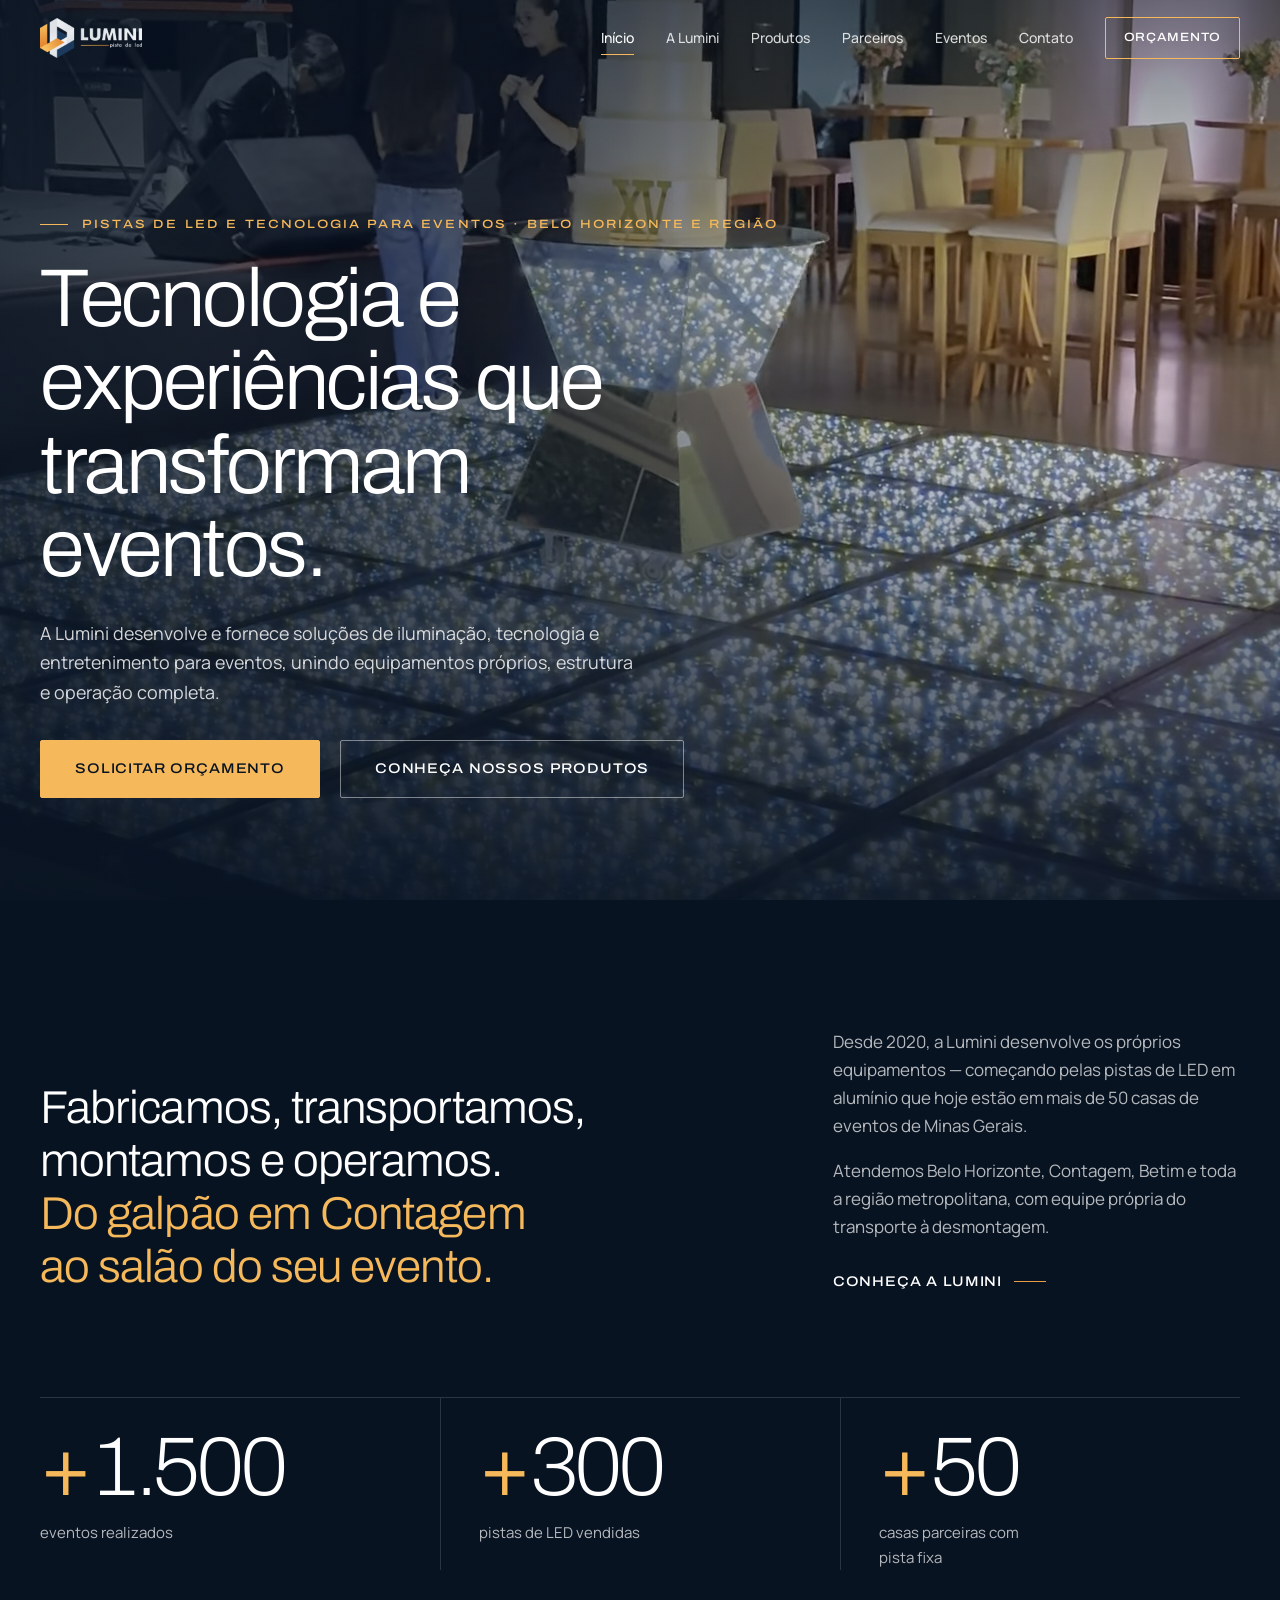
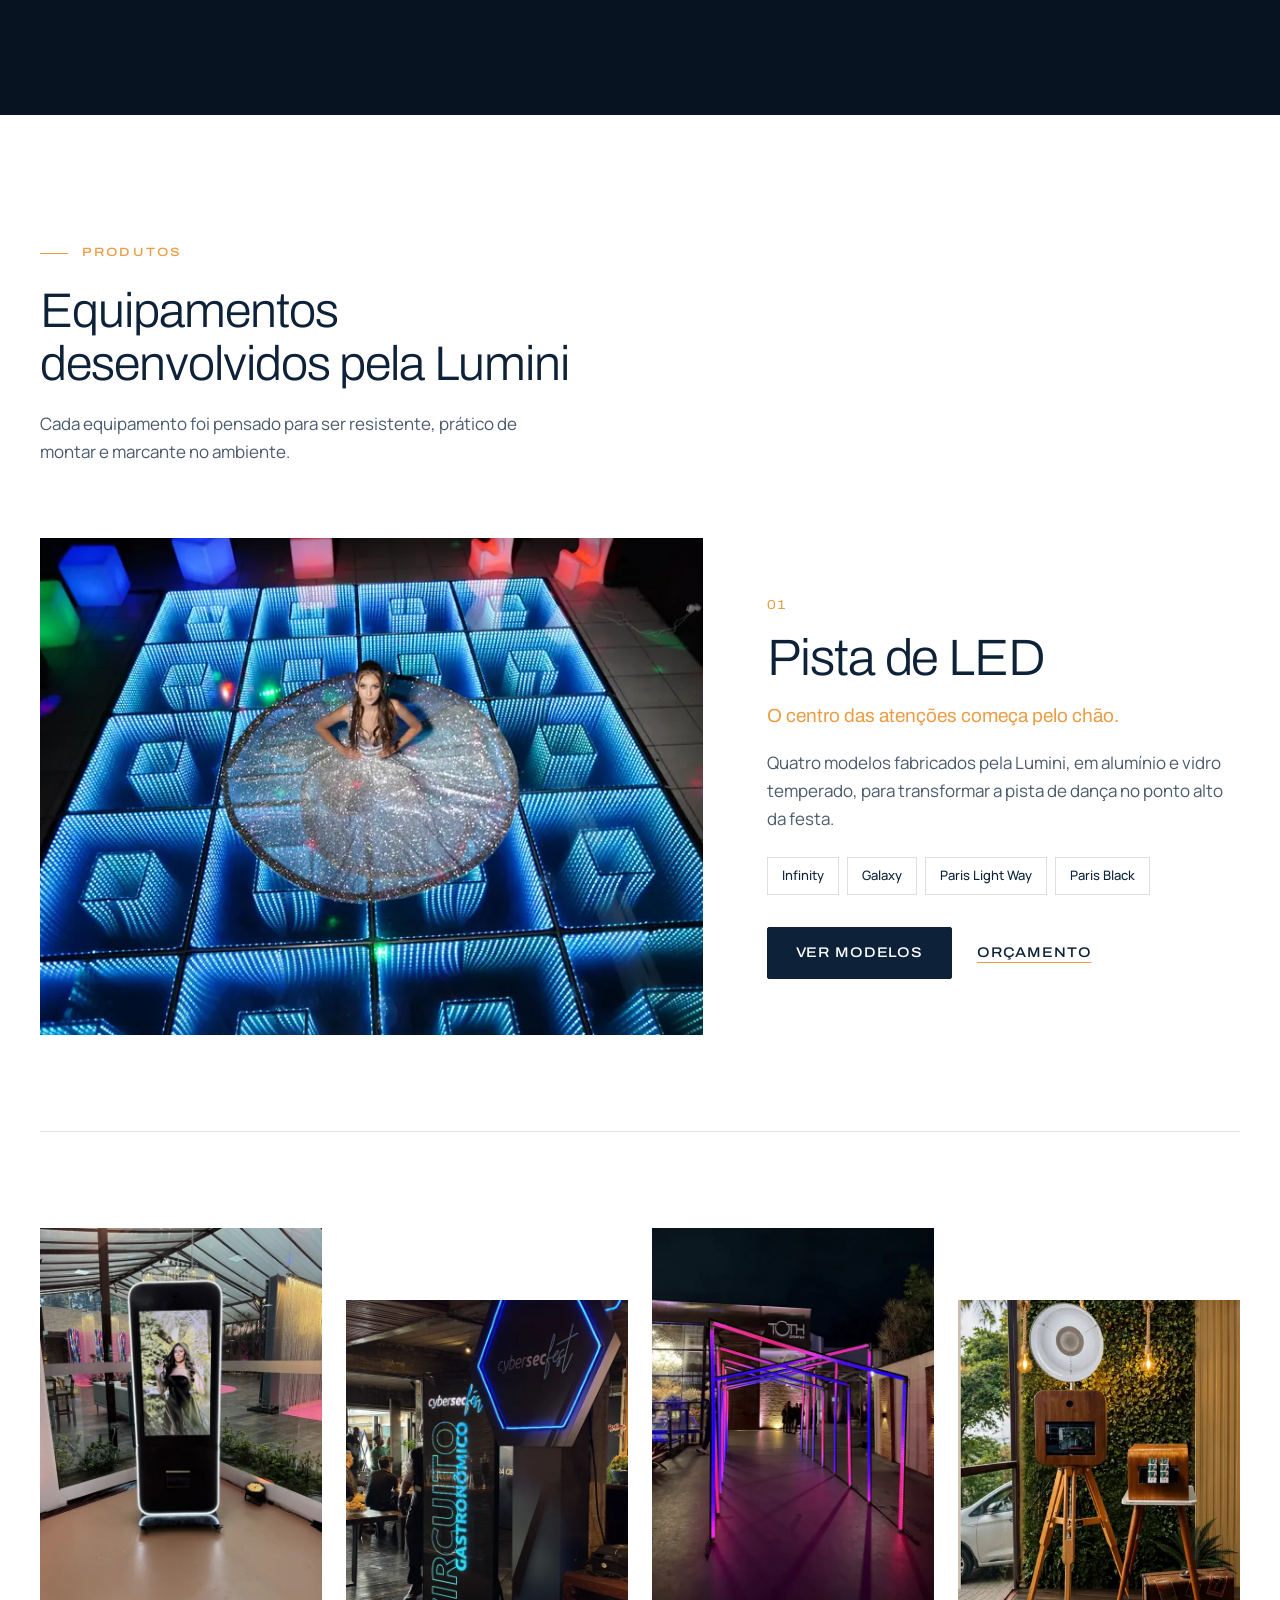
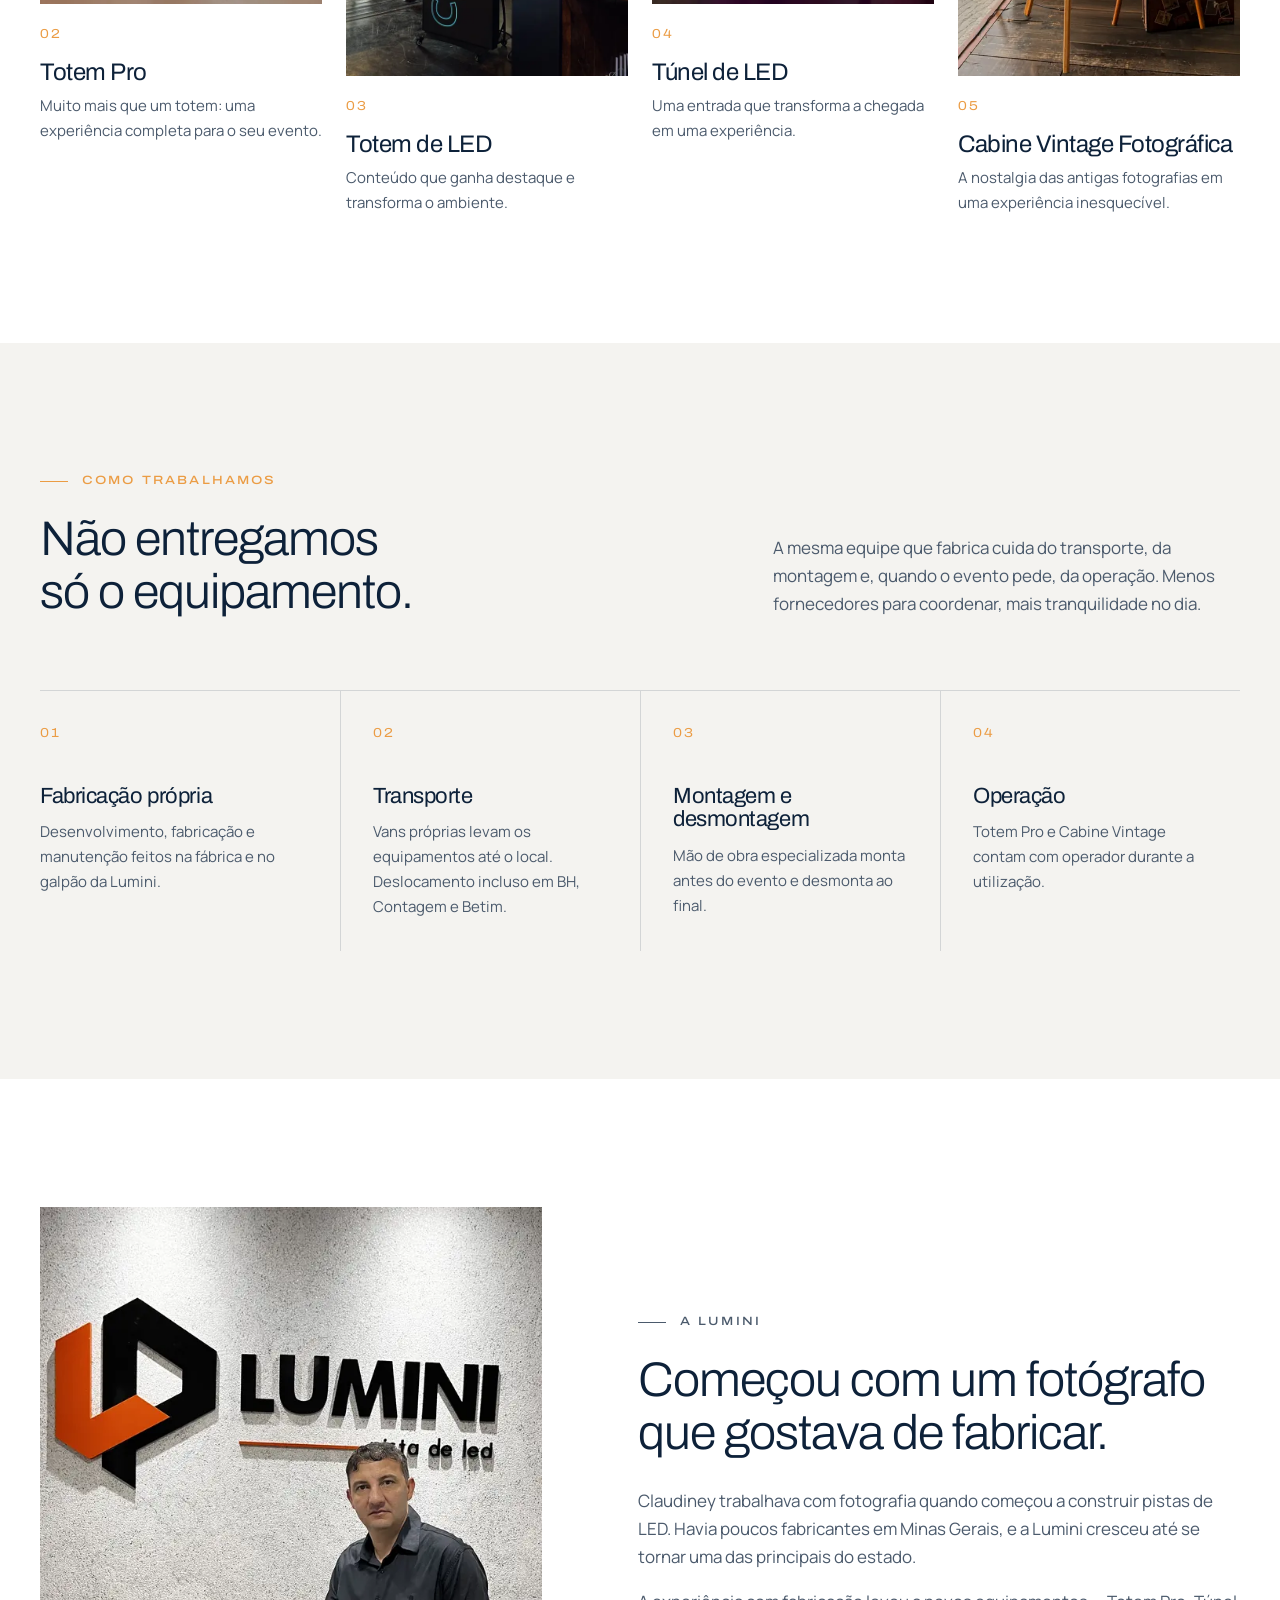
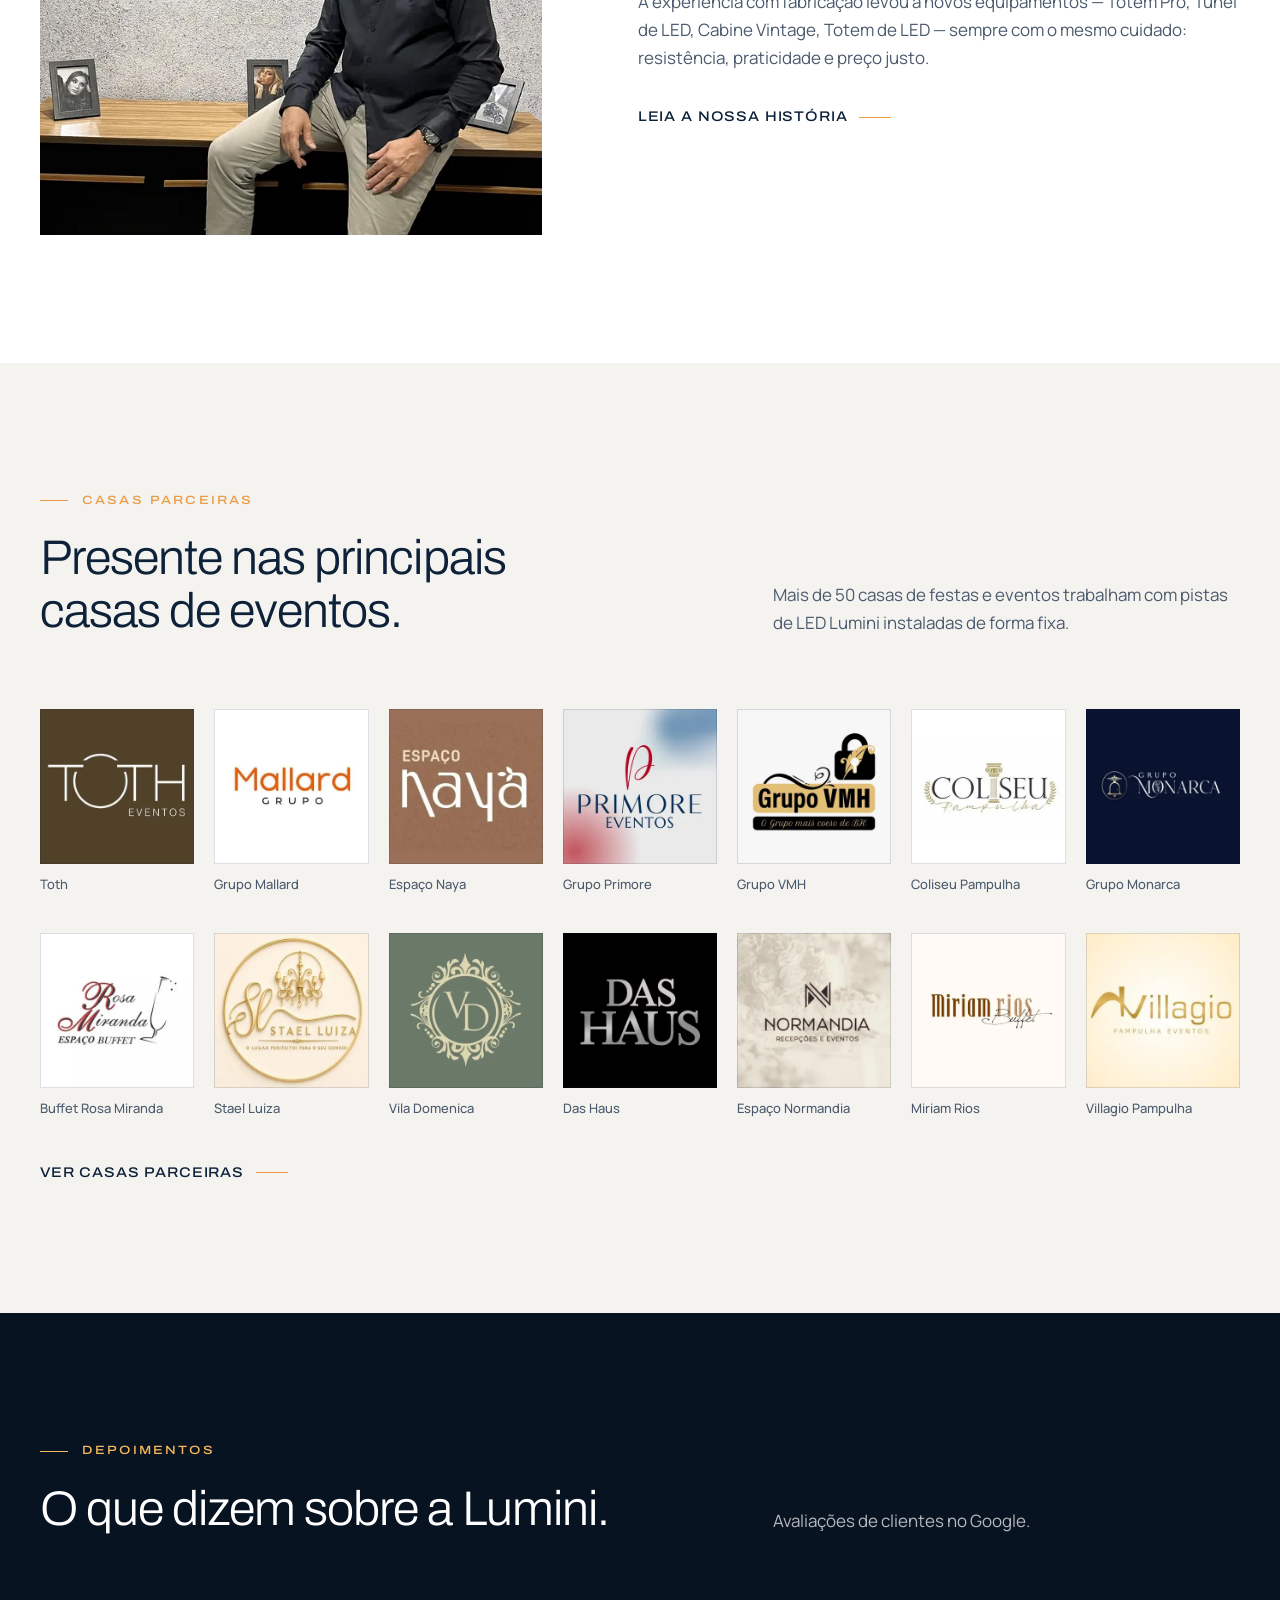
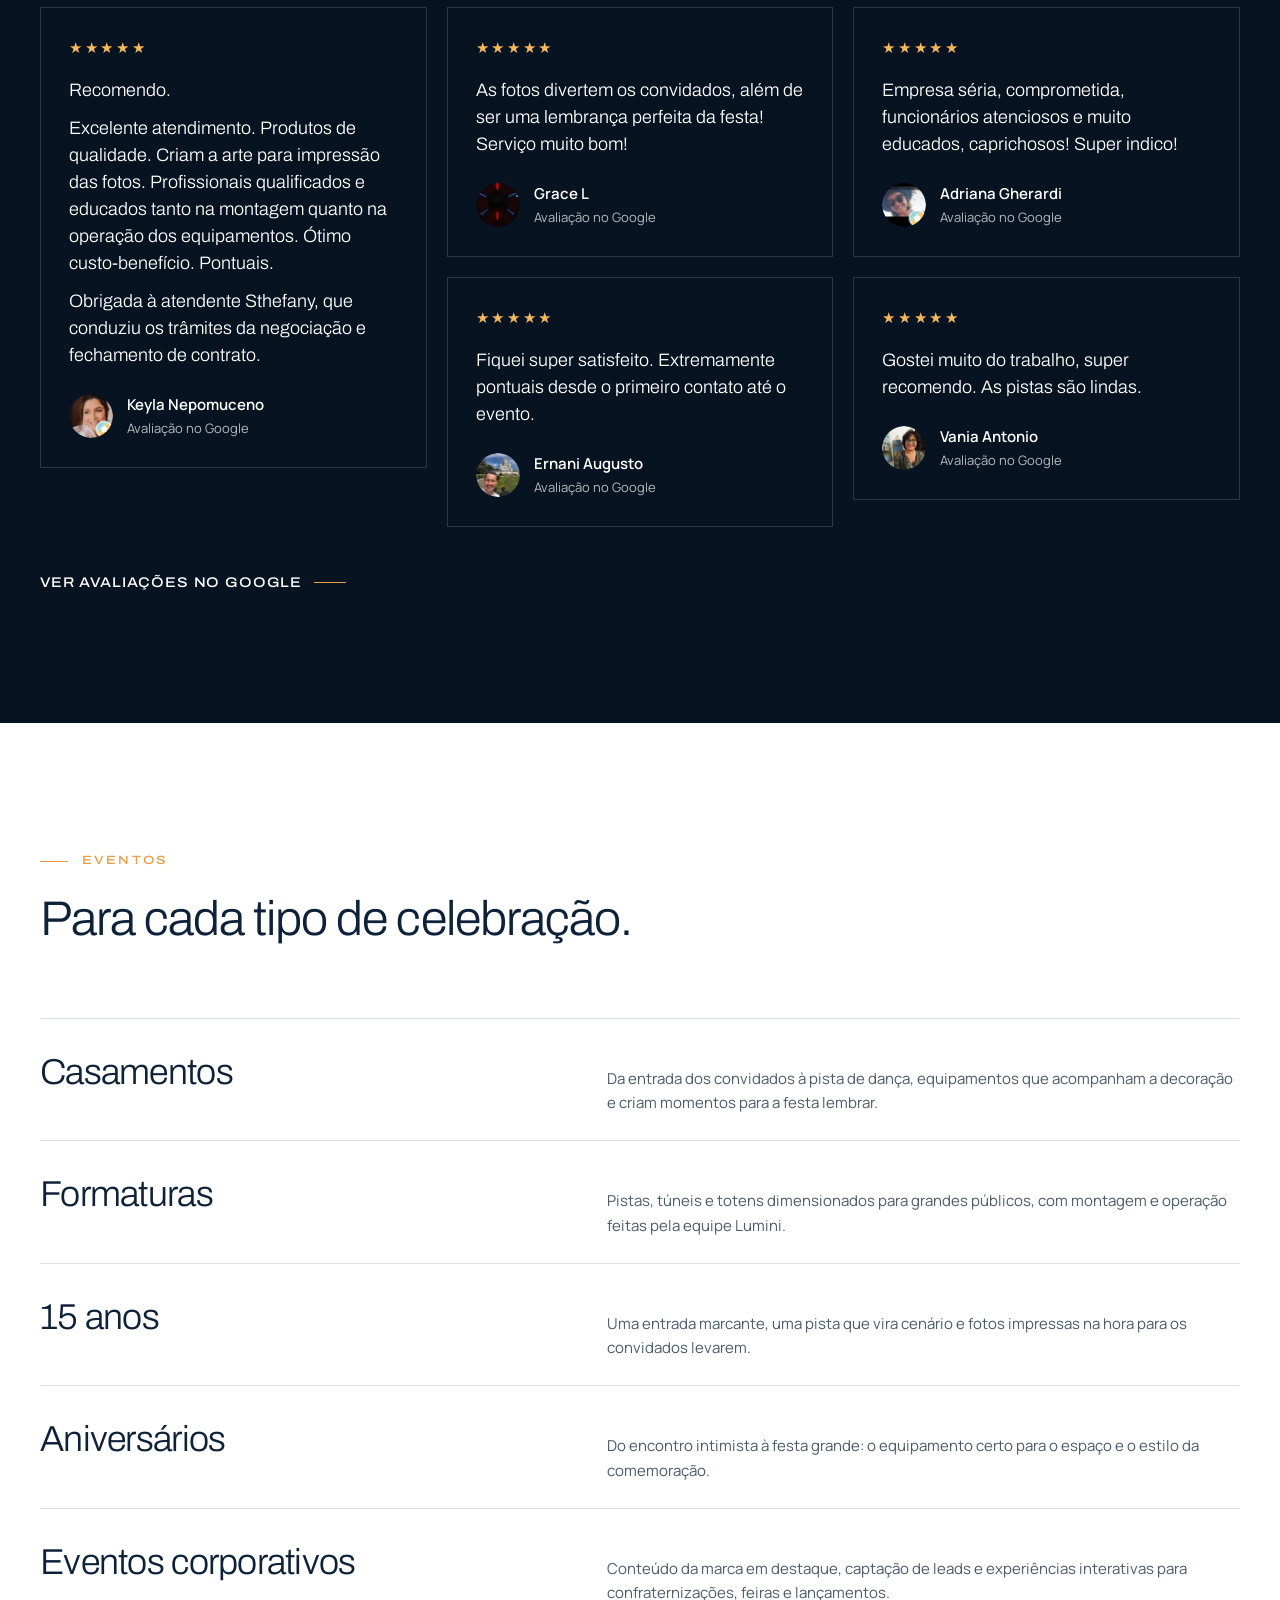
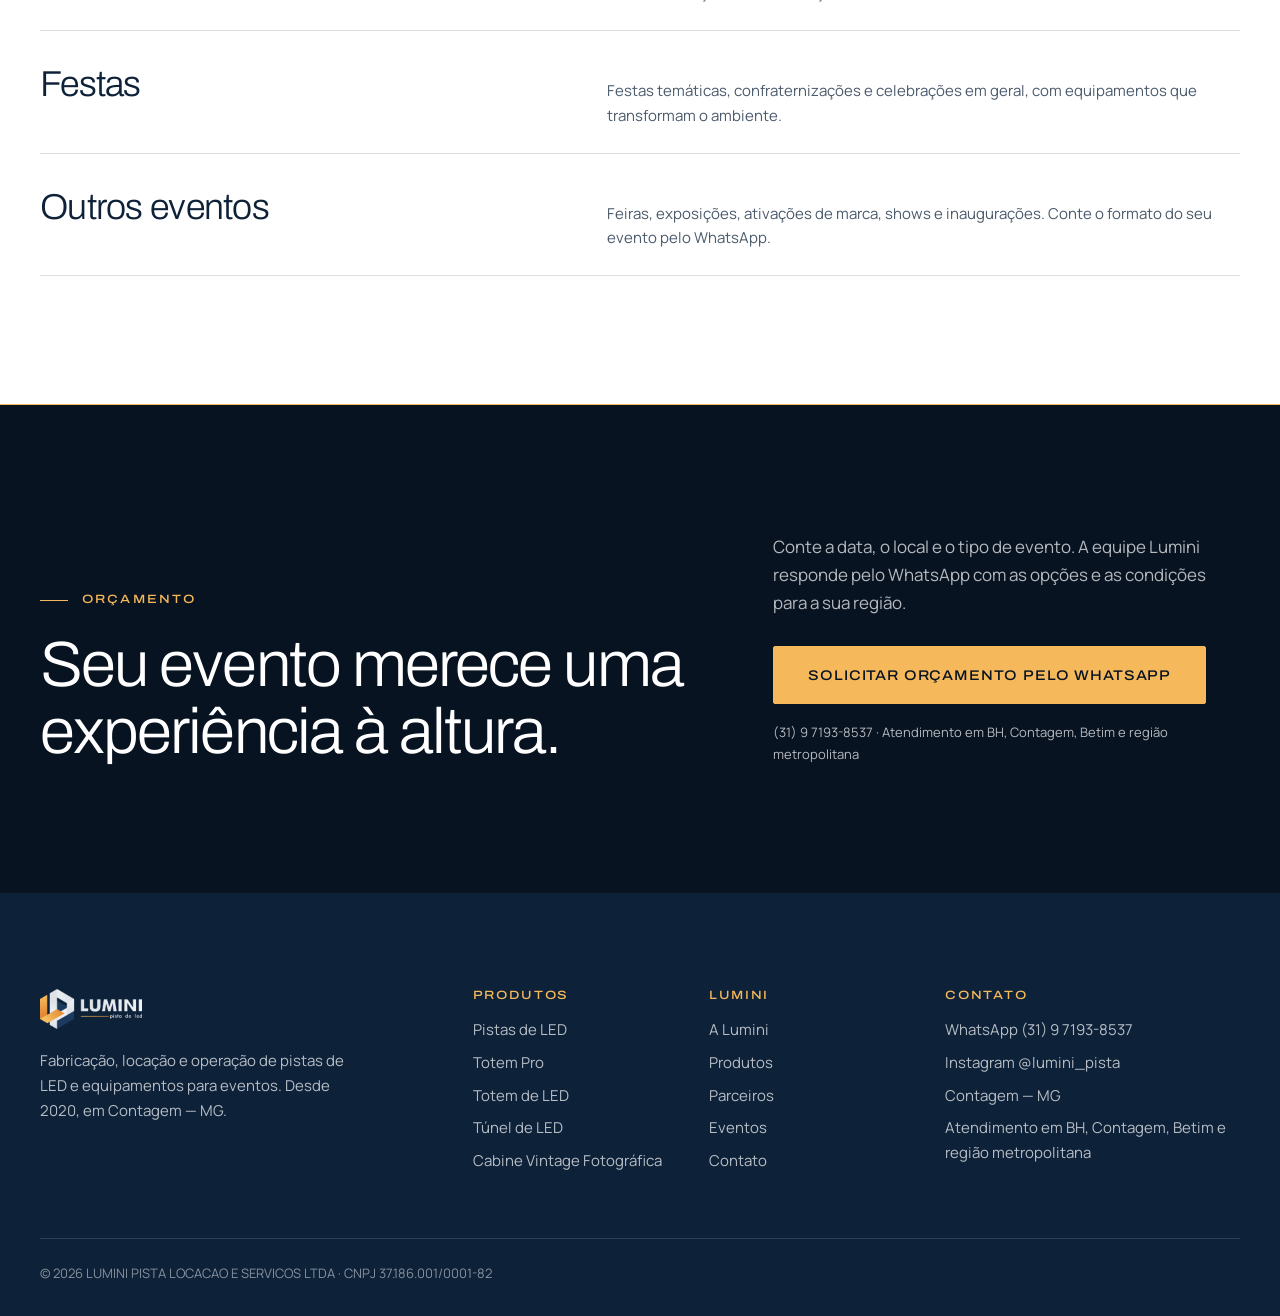
<file: public/index.html>
<!doctype html>
<html lang="pt-BR">
<head>
<meta charset="utf-8">
<meta name="viewport" content="width=device-width, initial-scale=1">
<title>Lumini Pista de LED | Pistas de LED e tecnologia para eventos em BH</title>
<meta name="description" content="Fabricação e aluguel de pistas de LED, Totem Pro, Totem de LED, Túnel de LED e Cabine Vintage para eventos em Belo Horizonte, Contagem, Betim e região. Montagem própria.">
<link rel="canonical" href="https://luminipista.com.br/">
<meta name="robots" content="index, follow, max-image-preview:large">
<meta name="theme-color" content="#081322">
<!-- Google Search Console: preencher tracking.searchConsoleVerification em src/data/site.js (opcional) -->
<meta property="og:type" content="website">
<meta property="og:locale" content="pt_BR">
<meta property="og:site_name" content="Lumini Pista de LED">
<meta property="og:title" content="Lumini Pista de LED | Pistas de LED e tecnologia para eventos em BH">
<meta property="og:description" content="Fabricação e aluguel de pistas de LED, Totem Pro, Totem de LED, Túnel de LED e Cabine Vintage para eventos em Belo Horizonte, Contagem, Betim e região. Montagem própria.">
<meta property="og:url" content="https://luminipista.com.br/">
<meta property="og:image" content="https://luminipista.com.br/assets/img/marca/og-lumini.jpg">
<meta property="og:image:width" content="1200">
<meta property="og:image:height" content="630">
<meta name="twitter:card" content="summary_large_image">
<link rel="icon" href="assets/img/marca/favicon-48.png" type="image/png" sizes="48x48">
<link rel="apple-touch-icon" href="assets/img/marca/apple-touch-icon.png">
<link rel="preconnect" href="https://fonts.googleapis.com">
<link rel="preconnect" href="https://fonts.gstatic.com" crossorigin>
<link rel="stylesheet" href="https://fonts.googleapis.com/css2?family=Archivo:wdth,wght@100..125,300..700&family=Manrope:wght@400;500;600&display=swap">
<link rel="stylesheet" href="assets/css/style.css?v=53683136">
<script type="application/ld+json">{"@context":"https://schema.org","@type":"LocalBusiness","@id":"https://luminipista.com.br/#empresa","name":"Lumini Pista de LED","legalName":"LUMINI PISTA LOCACAO E SERVICOS LTDA","taxID":"37.186.001/0001-82","url":"https://luminipista.com.br/","telephone":"+55 31 97193-8537","foundingDate":"2020","image":"https://luminipista.com.br/assets/img/marca/og-lumini.jpg","logo":"https://luminipista.com.br/assets/img/marca/logo-lumini.png","description":"Fabricação, locação e operação de pistas de LED, Totem Pro, Totem de LED, Túnel de LED e Cabine Vintage Fotográfica para eventos em Belo Horizonte e região metropolitana.","address":{"@type":"PostalAddress","addressLocality":"Contagem","addressRegion":"MG","addressCountry":"BR"},"areaServed":[{"@type":"City","name":"Belo Horizonte"},{"@type":"City","name":"Contagem"},{"@type":"City","name":"Betim"},{"@type":"AdministrativeArea","name":"Região Metropolitana de Belo Horizonte"},{"@type":"State","name":"Minas Gerais"}],"sameAs":["https://www.instagram.com/lumini_pista/"]}</script>
<script type="application/ld+json">{"@context":"https://schema.org","@type":"WebSite","name":"Lumini Pista de LED","url":"https://luminipista.com.br/","inLanguage":"pt-BR"}</script>
<script async src="https://www.googletagmanager.com/gtag/js?id=AW-11218835567"></script>
<script>window.dataLayer=window.dataLayer||[];function gtag(){dataLayer.push(arguments);}gtag('js',new Date());gtag('config','AW-11218835567');</script>
<script>!function(f,b,e,v,n,t,s){if(f.fbq)return;n=f.fbq=function(){n.callMethod?n.callMethod.apply(n,arguments):n.queue.push(arguments)};if(!f._fbq)f._fbq=n;n.push=n;n.loaded=!0;n.version='2.0';n.queue=[];t=b.createElement(e);t.async=!0;t.src=v;s=b.getElementsByTagName(e)[0];s.parentNode.insertBefore(t,s)}(window,document,'script','https://connect.facebook.net/en_US/fbevents.js');fbq('init','2143955416549744');fbq('track','PageView');</script>
</head>
<body class="page-home">
<noscript><img height="1" width="1" style="display:none" alt="" src="https://www.facebook.com/tr?id=2143955416549744&ev=PageView&noscript=1"></noscript>

<a class="skip" href="#conteudo">Pular para o conteúdo</a>
<header class="site-header site-header--overlay" data-header>
  <div class="wrap site-header__inner">
    <a class="brand" href="./" aria-label="Lumini Pista de LED — página inicial"><img src="assets/img/marca/logo-lumini.png" alt="Lumini Pista de LED" width="102" height="40"></a>
    <nav class="nav" id="menu" aria-label="Menu principal">
      <ul class="nav__list">
        <li><a href="" aria-current="page">Início</a></li><li><a href="a-lumini/">A Lumini</a></li><li><a href="produtos/">Produtos</a></li><li><a href="parceiros/">Parceiros</a></li><li><a href="eventos/">Eventos</a></li><li><a href="contato/">Contato</a></li>
      </ul>
      <div class="nav__mobile-extra">
        <a class="btn btn--gold btn--block" href="https://wa.me/5531971938537?text=Ol%C3%A1!%20Vim%20do%20site%20e%20gostaria%20de%20solicitar%20um%20or%C3%A7amento%20para%20meu%20evento." target="_blank" rel="noopener" data-wa data-product="geral" data-product-name="Orçamento geral" data-placement="menu">Solicitar orçamento</a>
        <p class="nav__contact">WhatsApp (31) 9 7193-8537<br>@lumini_pista</p>
      </div>
    </nav>
    <a class="btn btn--outline btn--sm site-header__cta" href="https://wa.me/5531971938537?text=Ol%C3%A1!%20Vim%20do%20site%20e%20gostaria%20de%20solicitar%20um%20or%C3%A7amento%20para%20meu%20evento." target="_blank" rel="noopener" data-wa data-product="geral" data-product-name="Orçamento geral" data-placement="header">Orçamento</a>
    <button class="nav-toggle" type="button" aria-controls="menu" aria-expanded="false" data-nav-toggle>
      <span class="nav-toggle__bar"></span><span class="nav-toggle__bar"></span>
      <span class="visually-hidden">Abrir menu</span>
    </button>
  </div>
</header>
<main id="conteudo">

<section class="hero" aria-labelledby="hero-title">
  <figure class="media hero__media" style="aspect-ratio:16/9"><img src="assets/img/home/hero-800.webp" srcset="assets/img/home/hero-800.webp 800w, assets/img/home/hero-1600.webp 1600w" sizes="100vw" alt="Pista de LED Galaxy iluminada em salão de eventos" width="6400" height="3600" fetchpriority="high" decoding="async"><video class="media__video" muted autoplay loop playsinline preload="none" poster="assets/img/home/hero-800.webp" aria-hidden="true" tabindex="-1" data-video="assets/video/home-hero" data-video-mobile="assets/video/home-hero-mobile"></video></figure>
  <div class="wrap hero__content">
    <p class="eyebrow">Pistas de LED e tecnologia para eventos · Belo Horizonte e região</p>
    <h1 id="hero-title" class="hero__title">Tecnologia e experiências que transformam eventos.</h1>
    <p class="hero__lead">A Lumini desenvolve e fornece soluções de iluminação, tecnologia e entretenimento para eventos, unindo equipamentos próprios, estrutura e operação completa.</p>
    <div class="actions">
      <a class="btn btn--gold btn--lg" href="https://wa.me/5531971938537?text=Ol%C3%A1!%20Vim%20do%20site%20e%20gostaria%20de%20solicitar%20um%20or%C3%A7amento%20para%20meu%20evento." target="_blank" rel="noopener" data-wa data-product="geral" data-product-name="Orçamento geral" data-placement="hero">Solicitar orçamento</a>
      <a class="btn btn--ghost btn--lg" href="produtos/">Conheça nossos produtos</a>
    </div>
  </div>
</section>

<section class="intro section section--navy" aria-labelledby="intro-title">
  <div class="wrap">
    <div class="intro__grid">
      <h2 id="intro-title" class="intro__statement">Fabricamos, transportamos, montamos e operamos. <span>Do galpão em Contagem ao salão do seu evento.</span></h2>
      <div class="intro__text">
        <p>Desde 2020, a Lumini desenvolve os próprios equipamentos — começando pelas pistas de LED em alumínio que hoje estão em mais de 50 casas de eventos de Minas Gerais.</p>
        <p>Atendemos Belo Horizonte, Contagem, Betim e toda a região metropolitana, com equipe própria do transporte à desmontagem.</p>
        <a class="link-arrow" href="a-lumini/">Conheça a Lumini</a>
      </div>
    </div>
    
<dl class="stats stats--on-dark">
  <div class="stats__item"><dt class="stats__label">eventos realizados</dt><dd class="stats__value"><span class="stats__prefix">+</span>1.500</dd></div><div class="stats__item"><dt class="stats__label">pistas de LED vendidas</dt><dd class="stats__value"><span class="stats__prefix">+</span>300</dd></div><div class="stats__item"><dt class="stats__label">casas parceiras com pista fixa</dt><dd class="stats__value"><span class="stats__prefix">+</span>50</dd></div>
</dl>
  </div>
</section>

<section class="section" aria-labelledby="produtos-title">
  <div class="wrap">
    <div class="section-head">
      <p class="eyebrow">Produtos</p>
      <h2 id="produtos-title" class="section-head__title">Equipamentos desenvolvidos pela Lumini</h2>
      <p class="section-head__text">Cada equipamento foi pensado para ser resistente, prático de montar e marcante no ambiente.</p>
    </div>

    <article class="feature">
      <a class="feature__media" href="produtos/pista-de-led/" tabindex="-1" aria-hidden="true">
        <figure class="media " style="aspect-ratio:4/3"><img src="assets/img/produtos/pista-de-led/capa-800.webp" srcset="assets/img/produtos/pista-de-led/capa-800.webp 800w, assets/img/produtos/pista-de-led/capa-1600.webp 1600w" sizes="(min-width: 900px) 60vw, 100vw" alt="Debutante com vestido brilhante no centro de uma Pista de LED Infinity" width="1600" height="1200" loading="lazy" decoding="async"></figure>
      </a>
      <div class="feature__body">
        <p class="index-label">01</p>
        <h3 class="feature__title"><a href="produtos/pista-de-led/">Pista de LED</a></h3>
        <p class="feature__tagline">O centro das atenções começa pelo chão.</p>
        <p>Quatro modelos fabricados pela Lumini, em alumínio e vidro temperado, para transformar a pista de dança no ponto alto da festa.</p>
        <ul class="chips" aria-label="Modelos">
          <li><a href="produtos/pista-de-led/#infinity">Infinity</a></li><li><a href="produtos/pista-de-led/#galaxy">Galaxy</a></li><li><a href="produtos/pista-de-led/#paris-light-way">Paris Light Way</a></li><li><a href="produtos/pista-de-led/#paris-black">Paris Black</a></li>
        </ul>
        <div class="actions">
          <a class="btn btn--dark" href="produtos/pista-de-led/">Ver modelos</a>
          <a class="btn btn--text" href="https://wa.me/5531971938537?text=Ol%C3%A1!%20Vim%20do%20site%20e%20gostaria%20de%20solicitar%20um%20or%C3%A7amento%20de%20Pista%20de%20LED%20para%20meu%20evento." target="_blank" rel="noopener" data-wa data-product="pista_de_led" data-product-name="Pista de LED" data-placement="home_produtos">Orçamento</a>
        </div>
      </div>
    </article>

    <div class="product-list">
      
      <article class="product-card">
        <a class="product-card__media" href="produtos/totem-pro/" tabindex="-1" aria-hidden="true">
          <figure class="media " style="aspect-ratio:3/4"><img src="assets/img/produtos/totem-pro/capa-800.webp" srcset="assets/img/produtos/totem-pro/capa-800.webp 800w, assets/img/produtos/totem-pro/capa-1600.webp 1600w" sizes="(min-width: 900px) 25vw, (min-width: 600px) 50vw, 100vw" alt="Totem Pro com tela vertical de 43 polegadas e moldura iluminada em evento" width="1200" height="1600" style="object-position:50% 68%" loading="lazy" decoding="async"></figure>
        </a>
        <p class="index-label">02</p>
        <h3 class="product-card__title"><a href="produtos/totem-pro/">Totem Pro</a></h3>
        <p class="product-card__text">Muito mais que um totem: uma experiência completa para o seu evento.</p>
      </article>
      <article class="product-card">
        <a class="product-card__media" href="produtos/totem-de-led/" tabindex="-1" aria-hidden="true">
          <figure class="media " style="aspect-ratio:3/4"><img src="assets/img/produtos/totem-de-led/capa-800.webp" srcset="assets/img/produtos/totem-de-led/capa-800.webp 800w, assets/img/produtos/totem-de-led/capa-1600.webp 1600w" sizes="(min-width: 900px) 25vw, (min-width: 600px) 50vw, 100vw" alt="Totem de LED vertical exibindo conteúdo de marca em evento corporativo" width="1200" height="1600" style="object-position:50% 100%" loading="lazy" decoding="async"></figure>
        </a>
        <p class="index-label">03</p>
        <h3 class="product-card__title"><a href="produtos/totem-de-led/">Totem de LED</a></h3>
        <p class="product-card__text">Conteúdo que ganha destaque e transforma o ambiente.</p>
      </article>
      <article class="product-card">
        <a class="product-card__media" href="produtos/tunel-de-led/" tabindex="-1" aria-hidden="true">
          <figure class="media " style="aspect-ratio:3/4"><img src="assets/img/produtos/tunel-de-led/capa-800.webp" srcset="assets/img/produtos/tunel-de-led/capa-800.webp 800w, assets/img/produtos/tunel-de-led/capa-1600.webp 1600w" sizes="(min-width: 900px) 25vw, (min-width: 600px) 50vw, 100vw" alt="Túnel de LED iluminado na entrada de um evento" width="1200" height="1600" loading="lazy" decoding="async"></figure>
        </a>
        <p class="index-label">04</p>
        <h3 class="product-card__title"><a href="produtos/tunel-de-led/">Túnel de LED</a></h3>
        <p class="product-card__text">Uma entrada que transforma a chegada em uma experiência.</p>
      </article>
      <article class="product-card">
        <a class="product-card__media" href="produtos/cabine-vintage/" tabindex="-1" aria-hidden="true">
          <figure class="media " style="aspect-ratio:3/4"><img src="assets/img/produtos/cabine-vintage/capa-800.webp" srcset="assets/img/produtos/cabine-vintage/capa-800.webp 800w, assets/img/produtos/cabine-vintage/capa-1600.webp 1600w" sizes="(min-width: 900px) 25vw, (min-width: 600px) 50vw, 100vw" alt="Cabine Vintage Fotográfica em madeira com flash, tripé e impressora" width="1200" height="1600" style="object-position:50% 62%" loading="lazy" decoding="async"></figure>
        </a>
        <p class="index-label">05</p>
        <h3 class="product-card__title"><a href="produtos/cabine-vintage/">Cabine Vintage Fotográfica</a></h3>
        <p class="product-card__text">A nostalgia das antigas fotografias em uma experiência inesquecível.</p>
      </article>
    </div>
  </div>
</section>

<section class="section section--paper" aria-labelledby="operacao-title">
  <div class="wrap">
    <div class="section-head section-head--split">
      <div>
        <p class="eyebrow">Como trabalhamos</p>
        <h2 id="operacao-title" class="section-head__title">Não entregamos só o equipamento.</h2>
      </div>
      <p class="section-head__text">A mesma equipe que fabrica cuida do transporte, da montagem e, quando o evento pede, da operação. Menos fornecedores para coordenar, mais tranquilidade no dia.</p>
    </div>
    <ol class="steps">
      <li class="steps__item"><span class="steps__n">01</span><h3>Fabricação própria</h3><p>Desenvolvimento, fabricação e manutenção feitos na fábrica e no galpão da Lumini.</p></li>
      <li class="steps__item"><span class="steps__n">02</span><h3>Transporte</h3><p>Vans próprias levam os equipamentos até o local. Deslocamento incluso em BH, Contagem e Betim.</p></li>
      <li class="steps__item"><span class="steps__n">03</span><h3>Montagem e desmontagem</h3><p>Mão de obra especializada monta antes do evento e desmonta ao final.</p></li>
      <li class="steps__item"><span class="steps__n">04</span><h3>Operação</h3><p>Totem Pro e Cabine Vintage contam com operador durante a utilização.</p></li>
    </ol>
  </div>
</section>

<section class="section" aria-labelledby="historia-title">
  <div class="wrap story-teaser">
    <div class="story-teaser__media">
      <figure class="media " style="aspect-ratio:4/5"><img src="assets/img/sobre/claudiney-fundador-800.webp" srcset="assets/img/sobre/claudiney-fundador-800.webp 800w, assets/img/sobre/claudiney-fundador-1600.webp 1600w" sizes="(min-width: 900px) 40vw, 100vw" alt="Claudiney Campelo, fundador da Lumini" width="1600" height="2000" loading="lazy" decoding="async"></figure>
    </div>
    <div class="story-teaser__body">
      <p class="eyebrow">A Lumini</p>
      <h2 id="historia-title" class="section-head__title">Começou com um fotógrafo que gostava de fabricar.</h2>
      <p>Claudiney trabalhava com fotografia quando começou a construir pistas de LED. Havia poucos fabricantes em Minas Gerais, e a Lumini cresceu até se tornar uma das principais do estado.</p>
      <p>A experiência com fabricação levou a novos equipamentos — Totem Pro, Túnel de LED, Cabine Vintage, Totem de LED — sempre com o mesmo cuidado: resistência, praticidade e preço justo.</p>
      <a class="link-arrow" href="a-lumini/">Leia a nossa história</a>
    </div>
  </div>
</section>

<section class="section section--paper" aria-labelledby="parceiros-title">
  <div class="wrap">
    <div class="section-head section-head--split">
      <div>
        <p class="eyebrow">Casas Parceiras</p>
        <h2 id="parceiros-title" class="section-head__title">Presente nas principais casas de eventos.</h2>
      </div>
      <p class="section-head__text">Mais de 50 casas de festas e eventos trabalham com pistas de LED Lumini instaladas de forma fixa.</p>
    </div>
    <ul class="partners" role="list">
  <li class="partners__item"><img src="assets/img/parceiros/toth.webp" alt="Logo Toth" width="180" height="180" loading="lazy" decoding="async"><span>Toth</span></li><li class="partners__item"><img src="assets/img/parceiros/grupo-mallard.webp" alt="Logo Grupo Mallard" width="180" height="180" loading="lazy" decoding="async"><span>Grupo Mallard</span></li><li class="partners__item"><img src="assets/img/parceiros/espaco-naya.webp" alt="Logo Espaço Naya" width="180" height="180" loading="lazy" decoding="async"><span>Espaço Naya</span></li><li class="partners__item"><img src="assets/img/parceiros/grupo-primore.webp" alt="Logo Grupo Primore" width="180" height="180" loading="lazy" decoding="async"><span>Grupo Primore</span></li><li class="partners__item"><img src="assets/img/parceiros/grupo-vmh.webp" alt="Logo Grupo VMH" width="180" height="180" loading="lazy" decoding="async"><span>Grupo VMH</span></li><li class="partners__item"><img src="assets/img/parceiros/coliseu-pampulha.webp" alt="Logo Coliseu Pampulha" width="180" height="180" loading="lazy" decoding="async"><span>Coliseu Pampulha</span></li><li class="partners__item"><img src="assets/img/parceiros/grupo-monarca.webp" alt="Logo Grupo Monarca" width="180" height="180" loading="lazy" decoding="async"><span>Grupo Monarca</span></li><li class="partners__item"><img src="assets/img/parceiros/buffet-rosa-miranda.webp" alt="Logo Buffet Rosa Miranda" width="180" height="180" loading="lazy" decoding="async"><span>Buffet Rosa Miranda</span></li><li class="partners__item"><img src="assets/img/parceiros/stael-luiza.webp" alt="Logo Stael Luiza" width="180" height="180" loading="lazy" decoding="async"><span>Stael Luiza</span></li><li class="partners__item"><img src="assets/img/parceiros/vila-domenica.webp" alt="Logo Vila Domenica" width="180" height="180" loading="lazy" decoding="async"><span>Vila Domenica</span></li><li class="partners__item"><img src="assets/img/parceiros/das-haus.webp" alt="Logo Das Haus" width="180" height="180" loading="lazy" decoding="async"><span>Das Haus</span></li><li class="partners__item"><img src="assets/img/parceiros/espaco-normandia.webp" alt="Logo Espaço Normandia" width="180" height="180" loading="lazy" decoding="async"><span>Espaço Normandia</span></li><li class="partners__item"><img src="assets/img/parceiros/miriam-rios.webp" alt="Logo Miriam Rios" width="180" height="180" loading="lazy" decoding="async"><span>Miriam Rios</span></li><li class="partners__item"><img src="assets/img/parceiros/villagio-pampulha.webp" alt="Logo Villagio Pampulha" width="180" height="180" loading="lazy" decoding="async"><span>Villagio Pampulha</span></li>
</ul>
    <p class="section-foot"><a class="link-arrow" href="parceiros/">Ver Casas Parceiras</a></p>
  </div>
</section>


<section class="section section--navy" aria-labelledby="reviews-title">
  <div class="wrap">
    <div class="section-head section-head--split">
      <div>
        <p class="eyebrow">Depoimentos</p>
        <h2 id="reviews-title" class="section-head__title">O que dizem sobre a Lumini.</h2>
      </div>
      <p class="section-head__text">Avaliações de clientes no Google.</p>
    </div>
    <ul class="reviews" role="list">
      <li class="review">
        <p class="review__stars" aria-label="5 de 5 estrelas">★★★★★</p>
        <blockquote class="review__text"><p>Recomendo.</p><p>Excelente atendimento. Produtos de qualidade. Criam a arte para impressão das fotos. Profissionais qualificados e educados tanto na montagem quanto na operação dos equipamentos. Ótimo custo-benefício. Pontuais.</p><p>Obrigada à atendente Sthefany, que conduziu os trâmites da negociação e fechamento de contrato.</p></blockquote>
        <p class="review__author"><img src="assets/img/avaliacoes/keyla-nepomuceno.webp" alt="" width="48" height="48" loading="lazy" decoding="async"><span><strong>Keyla Nepomuceno</strong>Avaliação no Google</span></p>
      </li><li class="review">
        <p class="review__stars" aria-label="5 de 5 estrelas">★★★★★</p>
        <blockquote class="review__text"><p>As fotos divertem os convidados, além de ser uma lembrança perfeita da festa! Serviço muito bom!</p></blockquote>
        <p class="review__author"><img src="assets/img/avaliacoes/grace-l.webp" alt="" width="48" height="48" loading="lazy" decoding="async"><span><strong>Grace L</strong>Avaliação no Google</span></p>
      </li><li class="review">
        <p class="review__stars" aria-label="5 de 5 estrelas">★★★★★</p>
        <blockquote class="review__text"><p>Fiquei super satisfeito. Extremamente pontuais desde o primeiro contato até o evento.</p></blockquote>
        <p class="review__author"><img src="assets/img/avaliacoes/ernani-augusto.webp" alt="" width="48" height="48" loading="lazy" decoding="async"><span><strong>Ernani Augusto</strong>Avaliação no Google</span></p>
      </li><li class="review">
        <p class="review__stars" aria-label="5 de 5 estrelas">★★★★★</p>
        <blockquote class="review__text"><p>Empresa séria, comprometida, funcionários atenciosos e muito educados, caprichosos! Super indico!</p></blockquote>
        <p class="review__author"><img src="assets/img/avaliacoes/adriana-gherardi.webp" alt="" width="48" height="48" loading="lazy" decoding="async"><span><strong>Adriana Gherardi</strong>Avaliação no Google</span></p>
      </li><li class="review">
        <p class="review__stars" aria-label="5 de 5 estrelas">★★★★★</p>
        <blockquote class="review__text"><p>Gostei muito do trabalho, super recomendo. As pistas são lindas.</p></blockquote>
        <p class="review__author"><img src="assets/img/avaliacoes/vania-antonio.webp" alt="" width="48" height="48" loading="lazy" decoding="async"><span><strong>Vania Antonio</strong>Avaliação no Google</span></p>
      </li>
    </ul>
    <p class="section-foot"><a class="link-arrow" href="https://www.google.com/search?q=Lumini_Pista&kgmid=/g/11m6xjky8p#lrd=0x87556489de873d6b:0x11e413312bd26042,1,,,," target="_blank" rel="noopener">Ver avaliações no Google</a></p>
  </div>
</section>

<section class="section" aria-labelledby="eventos-title">
  <div class="wrap">
    <div class="section-head">
      <p class="eyebrow">Eventos</p>
      <h2 id="eventos-title" class="section-head__title">Para cada tipo de celebração.</h2>
    </div>
    <ul class="event-index" role="list">
      <li><a href="eventos/#casamentos"><span class="event-index__name">Casamentos</span><span class="event-index__text">Da entrada dos convidados à pista de dança, equipamentos que acompanham a decoração e criam momentos para a festa lembrar.</span></a></li><li><a href="eventos/#formaturas"><span class="event-index__name">Formaturas</span><span class="event-index__text">Pistas, túneis e totens dimensionados para grandes públicos, com montagem e operação feitas pela equipe Lumini.</span></a></li><li><a href="eventos/#quinze-anos"><span class="event-index__name">15 anos</span><span class="event-index__text">Uma entrada marcante, uma pista que vira cenário e fotos impressas na hora para os convidados levarem.</span></a></li><li><a href="eventos/#aniversarios"><span class="event-index__name">Aniversários</span><span class="event-index__text">Do encontro intimista à festa grande: o equipamento certo para o espaço e o estilo da comemoração.</span></a></li><li><a href="eventos/#corporativos"><span class="event-index__name">Eventos corporativos</span><span class="event-index__text">Conteúdo da marca em destaque, captação de leads e experiências interativas para confraternizações, feiras e lançamentos.</span></a></li><li><a href="eventos/#festas"><span class="event-index__name">Festas</span><span class="event-index__text">Festas temáticas, confraternizações e celebrações em geral, com equipamentos que transformam o ambiente.</span></a></li><li><a href="eventos/#outros"><span class="event-index__name">Outros eventos</span><span class="event-index__text">Feiras, exposições, ativações de marca, shows e inaugurações. Conte o formato do seu evento pelo WhatsApp.</span></a></li>
    </ul>
  </div>
</section>


<section class="final-cta" aria-labelledby="cta-final">
  <div class="wrap final-cta__inner">
    <div>
      <p class="eyebrow">Orçamento</p>
      <h2 id="cta-final" class="final-cta__title">Seu evento merece uma experiência à altura.</h2>
    </div>
    <div class="final-cta__side">
      <p>Conte a data, o local e o tipo de evento. A equipe Lumini responde pelo WhatsApp com as opções e as condições para a sua região.</p>
      <a class="btn btn--gold btn--lg" href="https://wa.me/5531971938537?text=Ol%C3%A1!%20Vim%20do%20site%20e%20gostaria%20de%20solicitar%20um%20or%C3%A7amento%20para%20meu%20evento." target="_blank" rel="noopener" data-wa data-product="geral" data-product-name="Orçamento geral" data-placement="cta_final">Solicitar orçamento pelo WhatsApp</a>
      <p class="final-cta__meta">(31) 9 7193-8537 · Atendimento em BH, Contagem, Betim e região metropolitana</p>
    </div>
  </div>
</section>

</main>

<footer class="site-footer">
  <div class="wrap">
    <div class="site-footer__top">
      <div class="site-footer__brand">
        <a class="brand" href="./"><img src="assets/img/marca/logo-lumini.png" alt="Lumini Pista de LED" width="102" height="40"></a>
        <p>Fabricação, locação e operação de pistas de LED e equipamentos para eventos. Desde 2020, em Contagem — MG.</p>
      </div>
      <div class="site-footer__col">
        <h2 class="site-footer__title">Produtos</h2>
        <ul><li><a href="produtos/pista-de-led/">Pistas de LED</a></li><li><a href="produtos/totem-pro/">Totem Pro</a></li><li><a href="produtos/totem-de-led/">Totem de LED</a></li><li><a href="produtos/tunel-de-led/">Túnel de LED</a></li><li><a href="produtos/cabine-vintage/">Cabine Vintage Fotográfica</a></li></ul>
      </div>
      <div class="site-footer__col">
        <h2 class="site-footer__title">Lumini</h2>
        <ul><li><a href="a-lumini/">A Lumini</a></li><li><a href="produtos/">Produtos</a></li><li><a href="parceiros/">Parceiros</a></li><li><a href="eventos/">Eventos</a></li><li><a href="contato/">Contato</a></li></ul>
      </div>
      <div class="site-footer__col">
        <h2 class="site-footer__title">Contato</h2>
        <ul>
          <li><a href="https://wa.me/5531971938537?text=Ol%C3%A1!%20Vim%20do%20site%20e%20gostaria%20de%20solicitar%20um%20or%C3%A7amento%20para%20meu%20evento." target="_blank" rel="noopener" data-wa data-product="geral" data-product-name="Orçamento geral" data-placement="footer" data-direct>WhatsApp (31) 9 7193-8537</a></li>
          <li><a href="https://www.instagram.com/lumini_pista/" target="_blank" rel="noopener">Instagram @lumini_pista</a></li>
          <li>Contagem — MG</li>
          <li>Atendimento em BH, Contagem, Betim e região metropolitana</li>
        </ul>
      </div>
    </div>
    <div class="site-footer__bottom">
      <p>© <span data-year>2026</span> LUMINI PISTA LOCACAO E SERVICOS LTDA · CNPJ 37.186.001/0001-82</p>
    </div>
  </div>
</footer>

<dialog class="quote-modal" data-quote-modal aria-labelledby="quote-modal-title">
  <form class="quote-modal__form" data-quote-form data-placement="popup" method="dialog">
    <button class="quote-modal__close" type="button" data-quote-close aria-label="Fechar">×</button>
    <p class="eyebrow">Orçamento pelo WhatsApp</p>
    <h2 id="quote-modal-title" class="quote-modal__title">Conte sobre o seu evento</h2>
    <p class="quote-modal__lead">Preencha os dados e a mensagem já chega pronta no WhatsApp da Lumini.</p>
    
      <div class="field">
        <label for="m-nome">Nome completo</label>
        <input id="m-nome" name="nome" type="text" autocomplete="name" required maxlength="80" placeholder="Seu nome e sobrenome">
      </div>
      <div class="field">
        <label for="m-produto">Equipamento</label>
        <select id="m-produto" name="produto">
          <option value="" data-product="geral" data-name="Orçamento geral">Ainda não sei / mais de um</option>
          <optgroup label="Pista de LED"><option value="de Pista de LED" data-product="pista_de_led" data-name="Pista de LED">Pista de LED — qualquer modelo</option><option value="de Pista de LED modelo Infinity" data-product="pista_de_led" data-variation="infinity" data-name="Pista de LED — Pista Infinity">Pista Infinity</option><option value="de Pista de LED modelo Galaxy" data-product="pista_de_led" data-variation="galaxy" data-name="Pista de LED — Pista Galaxy">Pista Galaxy</option><option value="de Pista de LED modelo Paris Light Way" data-product="pista_de_led" data-variation="paris_light_way" data-name="Pista de LED — Pista Paris Light Way">Pista Paris Light Way</option><option value="de Pista de LED modelo Paris Black" data-product="pista_de_led" data-variation="paris_black" data-name="Pista de LED — Pista Paris Black">Pista Paris Black</option></optgroup><option value="de Totem Pro" data-product="totem_pro" data-name="Totem Pro">Totem Pro</option><option value="de Totem de LED" data-product="totem_de_led" data-name="Totem de LED">Totem de LED</option><option value="de Túnel de LED" data-product="tunel_de_led" data-name="Túnel de LED">Túnel de LED</option><option value="da Cabine Vintage" data-product="cabine_vintage" data-name="Cabine Vintage Fotográfica">Cabine Vintage Fotográfica</option>
        </select>
      </div>
      <div class="field">
        <label for="m-evento">Tipo de evento</label>
        <select id="m-evento" name="evento" required>
          <option value="">Selecione</option>
          <option>Casamentos</option><option>Formaturas</option><option>15 anos</option><option>Aniversários</option><option>Eventos corporativos</option><option>Festas</option><option>Outros eventos</option>
        </select>
      </div>
      <div class="field-row">
        <div class="field">
          <label for="m-data">Data do evento</label>
          <input id="m-data" name="data" type="date">
        </div>
        <div class="field">
          <label for="m-local">Local do evento</label>
          <input id="m-local" name="local" type="text" autocomplete="address-level2" placeholder="Espaço e cidade" required maxlength="120">
        </div>
      </div>
    <button class="btn btn--gold btn--lg btn--block" type="submit">Enviar pelo WhatsApp</button>
  </form>
</dialog>
<div class="sticky-cta" data-sticky-cta>
  <a class="btn btn--gold btn--block" href="https://wa.me/5531971938537?text=Ol%C3%A1!%20Vim%20do%20site%20e%20gostaria%20de%20solicitar%20um%20or%C3%A7amento%20para%20meu%20evento." target="_blank" rel="noopener" data-wa data-product="geral" data-product-name="Orçamento geral" data-placement="sticky_mobile">Solicitar orçamento pelo WhatsApp</a>
</div>
<script>window.LUMINI={"whatsapp":"5531971938537","metaPixelId":"2143955416549744","googleAds":{"id":"AW-11218835567","label":"PY6MCN3Kj40dEO-wx-Up","sendTo":"AW-11218835567/PY6MCN3Kj40dEO-wx-Up"},"ga4":null,"gtm":null};</script>
<script src="assets/js/tracking.js?v=53683136" defer></script>
<script src="assets/js/main.js?v=53683136" defer></script>
</body>
</html>
</file>
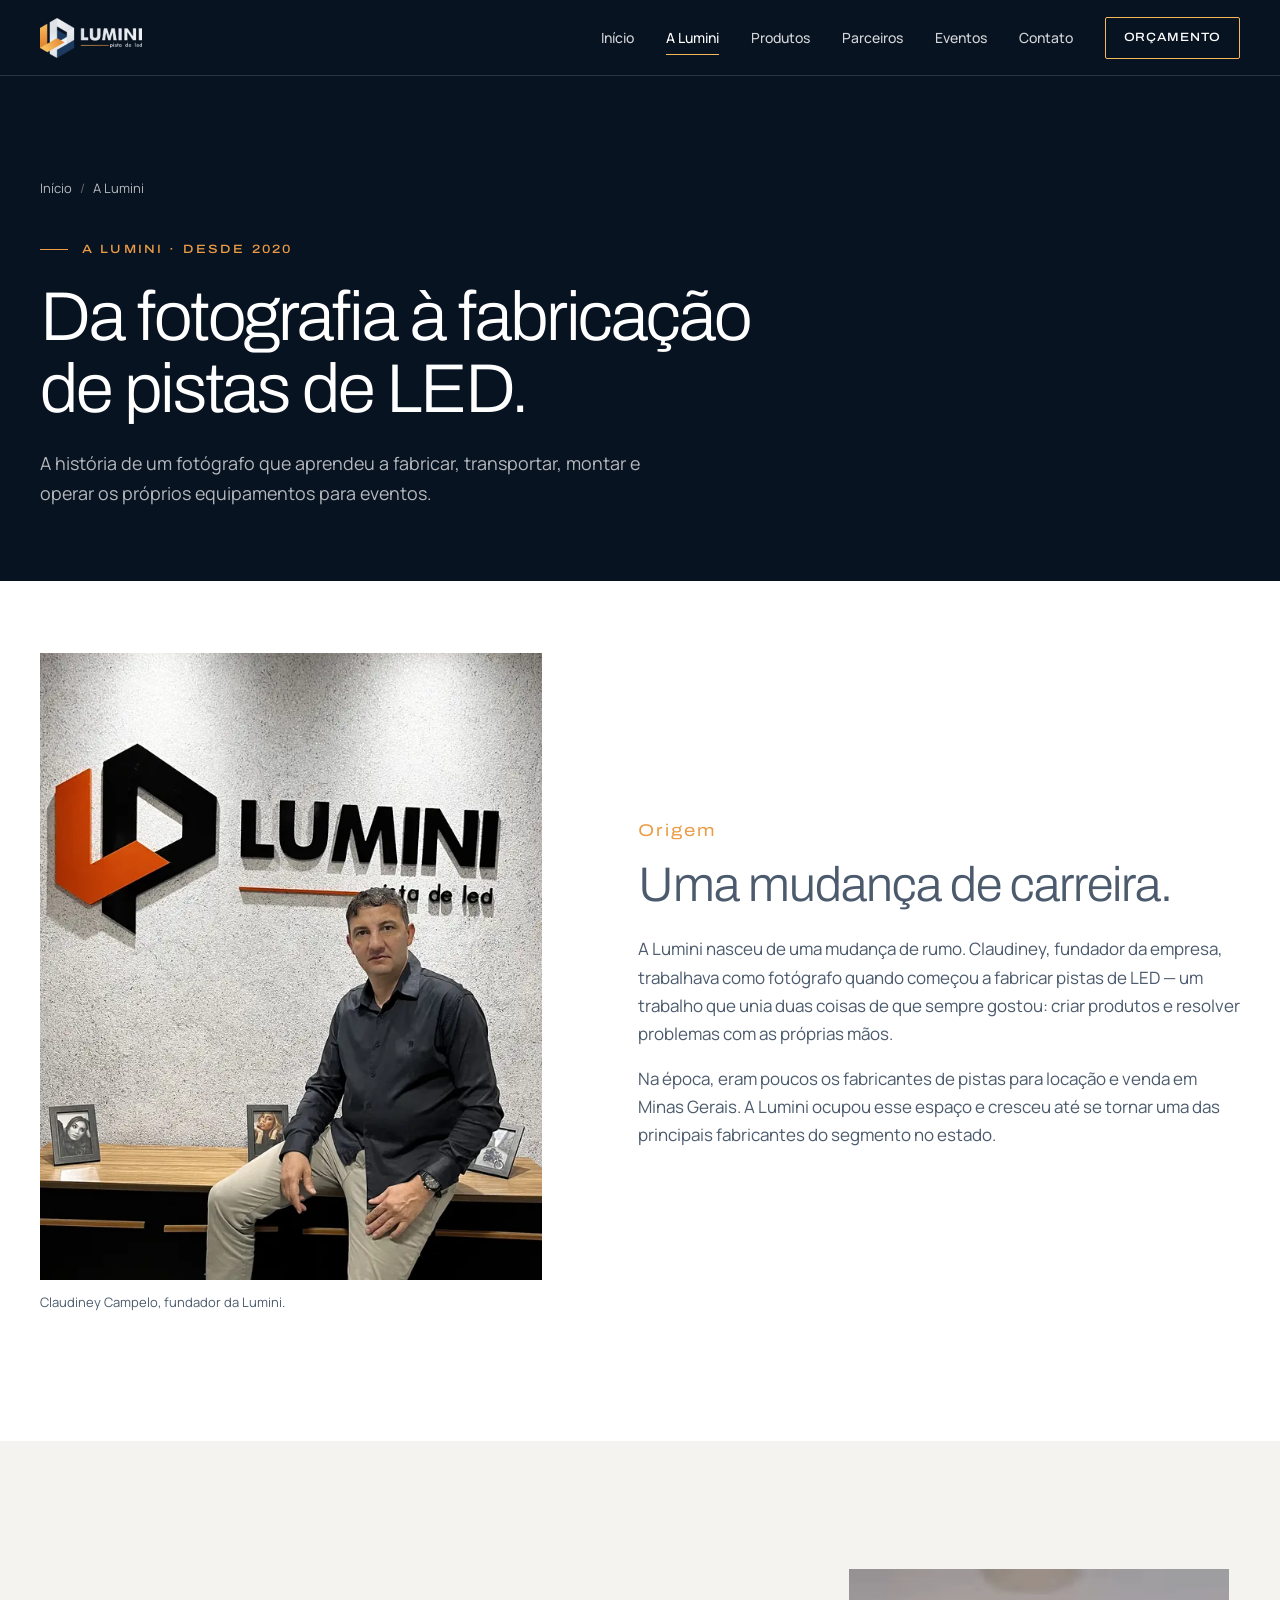
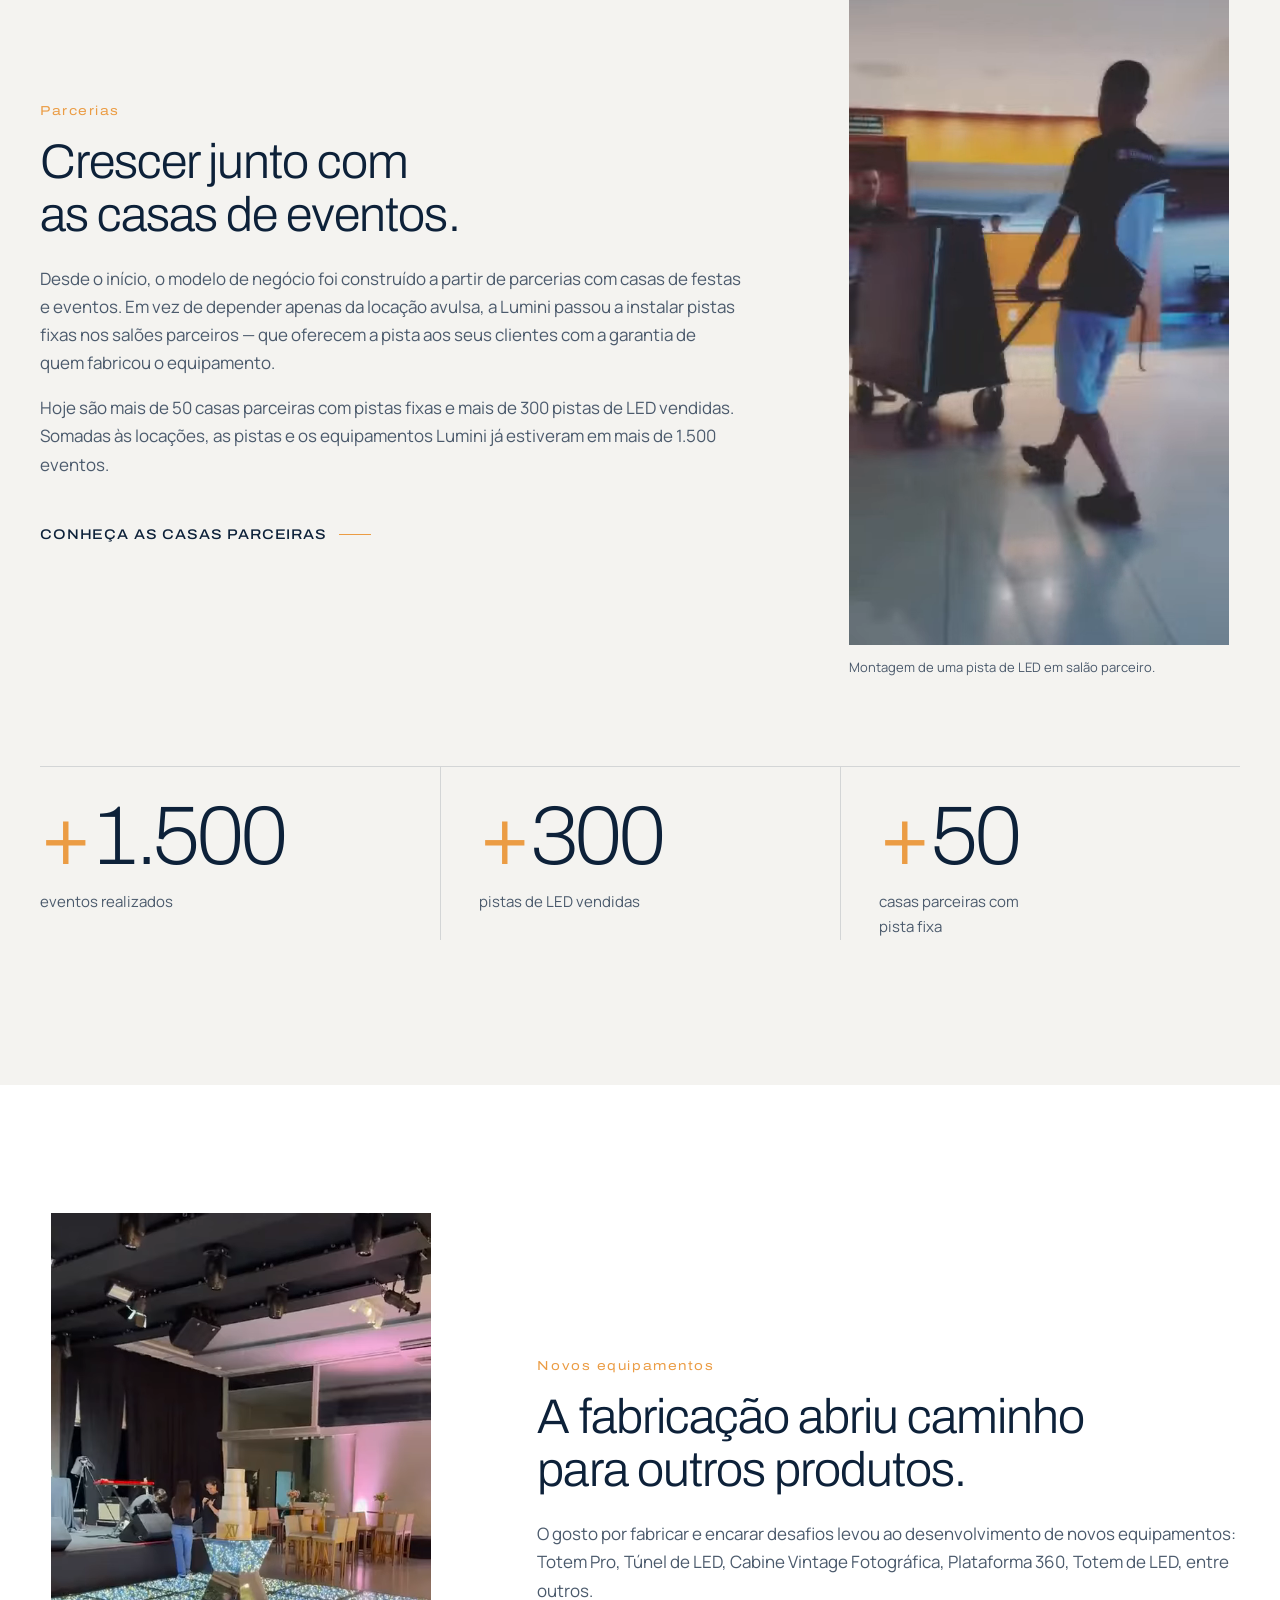
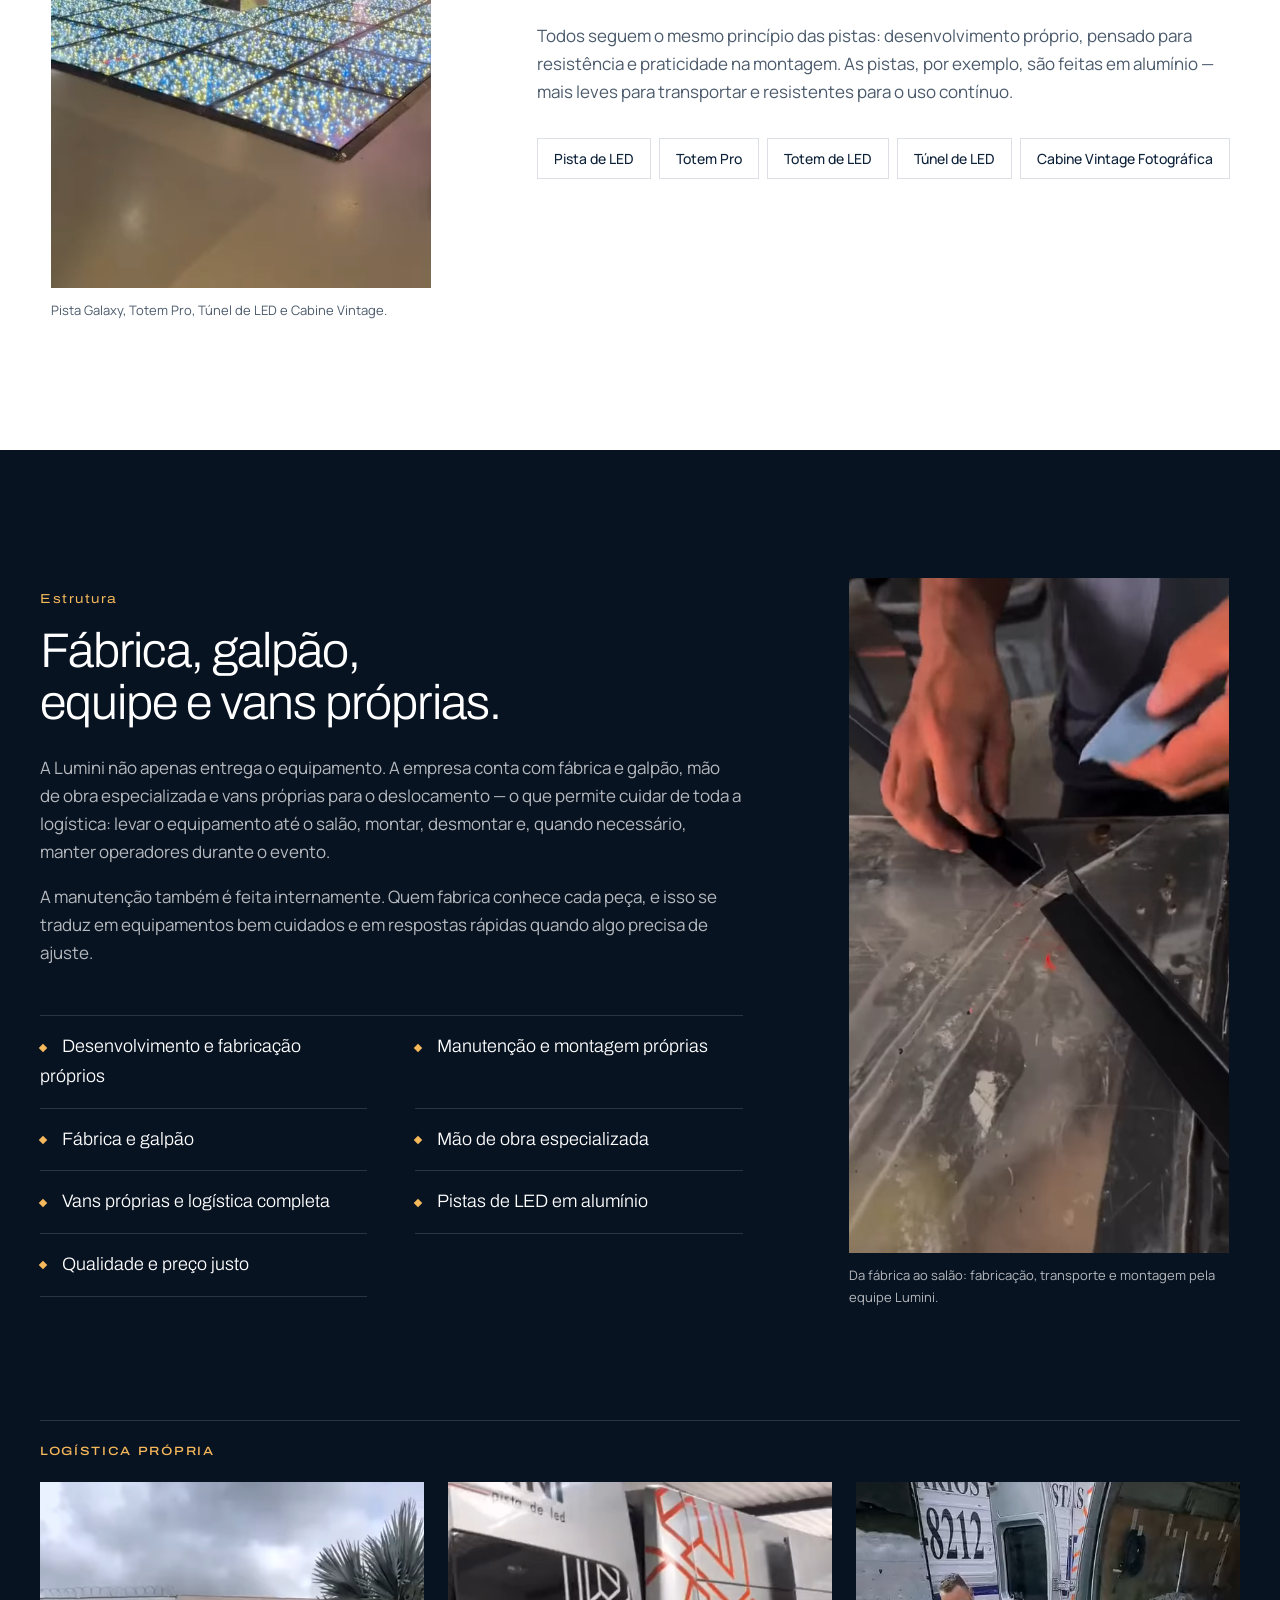
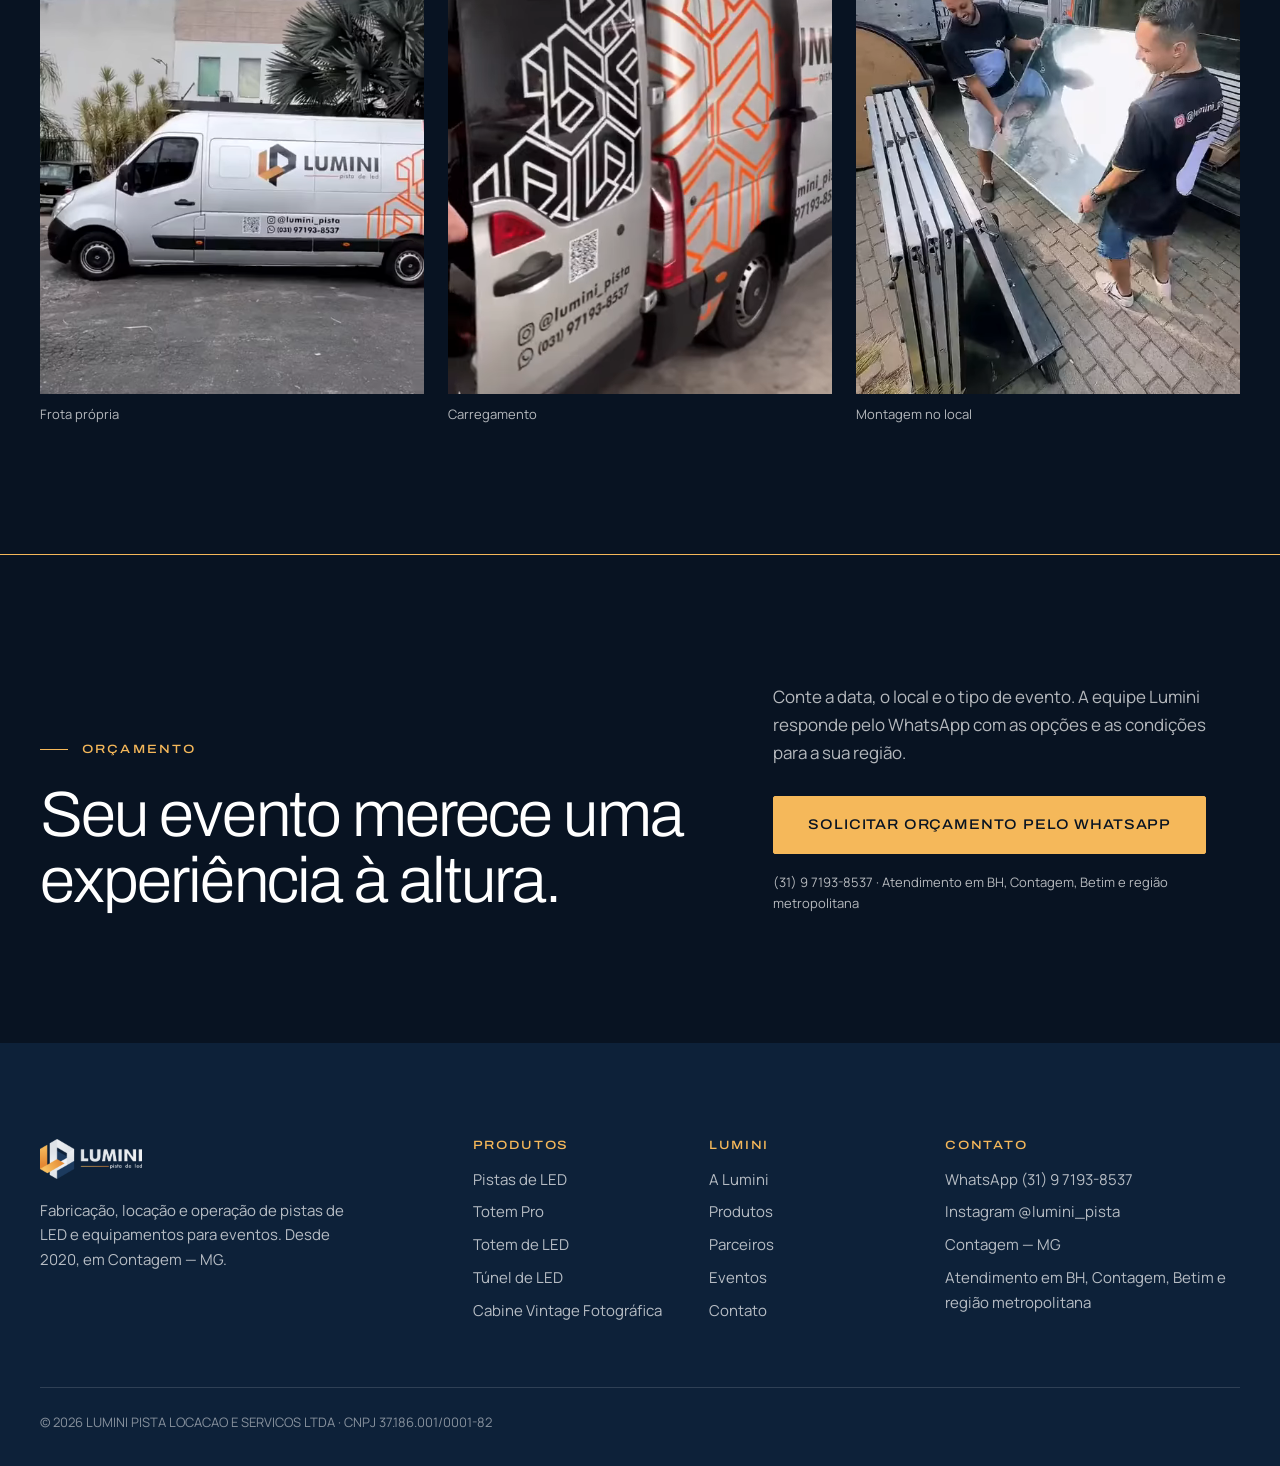
<file: public/a-lumini/index.html>
<!doctype html>
<html lang="pt-BR">
<head>
<meta charset="utf-8">
<meta name="viewport" content="width=device-width, initial-scale=1">
<title>A Lumini — fabricante de pistas de LED em Contagem, MG | Lumini</title>
<meta name="description" content="A história da Lumini: de fotógrafo a uma das principais fabricantes de pistas de LED de Minas Gerais. Fabricação, manutenção, logística e montagem próprias desde 2020.">
<link rel="canonical" href="https://luminipista.com.br/a-lumini/">
<meta name="robots" content="index, follow, max-image-preview:large">
<meta name="theme-color" content="#081322">
<!-- Google Search Console: preencher tracking.searchConsoleVerification em src/data/site.js (opcional) -->
<meta property="og:type" content="website">
<meta property="og:locale" content="pt_BR">
<meta property="og:site_name" content="Lumini Pista de LED">
<meta property="og:title" content="A Lumini — fabricante de pistas de LED em Contagem, MG | Lumini">
<meta property="og:description" content="A história da Lumini: de fotógrafo a uma das principais fabricantes de pistas de LED de Minas Gerais. Fabricação, manutenção, logística e montagem próprias desde 2020.">
<meta property="og:url" content="https://luminipista.com.br/a-lumini/">
<meta property="og:image" content="https://luminipista.com.br/assets/img/marca/og-lumini.jpg">
<meta property="og:image:width" content="1200">
<meta property="og:image:height" content="630">
<meta name="twitter:card" content="summary_large_image">
<link rel="icon" href="../assets/img/marca/favicon-48.png" type="image/png" sizes="48x48">
<link rel="apple-touch-icon" href="../assets/img/marca/apple-touch-icon.png">
<link rel="preconnect" href="https://fonts.googleapis.com">
<link rel="preconnect" href="https://fonts.gstatic.com" crossorigin>
<link rel="stylesheet" href="https://fonts.googleapis.com/css2?family=Archivo:wdth,wght@100..125,300..700&family=Manrope:wght@400;500;600&display=swap">
<link rel="stylesheet" href="../assets/css/style.css?v=53683136">
<script type="application/ld+json">{"@context":"https://schema.org","@type":"LocalBusiness","@id":"https://luminipista.com.br/#empresa","name":"Lumini Pista de LED","legalName":"LUMINI PISTA LOCACAO E SERVICOS LTDA","taxID":"37.186.001/0001-82","url":"https://luminipista.com.br/","telephone":"+55 31 97193-8537","foundingDate":"2020","image":"https://luminipista.com.br/assets/img/marca/og-lumini.jpg","logo":"https://luminipista.com.br/assets/img/marca/logo-lumini.png","description":"Fabricação, locação e operação de pistas de LED, Totem Pro, Totem de LED, Túnel de LED e Cabine Vintage Fotográfica para eventos em Belo Horizonte e região metropolitana.","address":{"@type":"PostalAddress","addressLocality":"Contagem","addressRegion":"MG","addressCountry":"BR"},"areaServed":[{"@type":"City","name":"Belo Horizonte"},{"@type":"City","name":"Contagem"},{"@type":"City","name":"Betim"},{"@type":"AdministrativeArea","name":"Região Metropolitana de Belo Horizonte"},{"@type":"State","name":"Minas Gerais"}],"sameAs":["https://www.instagram.com/lumini_pista/"]}</script>
<script type="application/ld+json">{"@context":"https://schema.org","@type":"BreadcrumbList","itemListElement":[{"@type":"ListItem","position":1,"name":"Início","item":"https://luminipista.com.br/"},{"@type":"ListItem","position":2,"name":"A Lumini","item":"https://luminipista.com.br/a-lumini/"}]}</script>
<script async src="https://www.googletagmanager.com/gtag/js?id=AW-11218835567"></script>
<script>window.dataLayer=window.dataLayer||[];function gtag(){dataLayer.push(arguments);}gtag('js',new Date());gtag('config','AW-11218835567');</script>
<script>!function(f,b,e,v,n,t,s){if(f.fbq)return;n=f.fbq=function(){n.callMethod?n.callMethod.apply(n,arguments):n.queue.push(arguments)};if(!f._fbq)f._fbq=n;n.push=n;n.loaded=!0;n.version='2.0';n.queue=[];t=b.createElement(e);t.async=!0;t.src=v;s=b.getElementsByTagName(e)[0];s.parentNode.insertBefore(t,s)}(window,document,'script','https://connect.facebook.net/en_US/fbevents.js');fbq('init','2143955416549744');fbq('track','PageView');</script>
</head>
<body class="">
<noscript><img height="1" width="1" style="display:none" alt="" src="https://www.facebook.com/tr?id=2143955416549744&ev=PageView&noscript=1"></noscript>

<a class="skip" href="#conteudo">Pular para o conteúdo</a>
<header class="site-header" data-header>
  <div class="wrap site-header__inner">
    <a class="brand" href="../" aria-label="Lumini Pista de LED — página inicial"><img src="../assets/img/marca/logo-lumini.png" alt="Lumini Pista de LED" width="102" height="40"></a>
    <nav class="nav" id="menu" aria-label="Menu principal">
      <ul class="nav__list">
        <li><a href="../">Início</a></li><li><a href="../a-lumini/" aria-current="page">A Lumini</a></li><li><a href="../produtos/">Produtos</a></li><li><a href="../parceiros/">Parceiros</a></li><li><a href="../eventos/">Eventos</a></li><li><a href="../contato/">Contato</a></li>
      </ul>
      <div class="nav__mobile-extra">
        <a class="btn btn--gold btn--block" href="https://wa.me/5531971938537?text=Ol%C3%A1!%20Vim%20do%20site%20e%20gostaria%20de%20solicitar%20um%20or%C3%A7amento%20para%20meu%20evento." target="_blank" rel="noopener" data-wa data-product="geral" data-product-name="Orçamento geral" data-placement="menu">Solicitar orçamento</a>
        <p class="nav__contact">WhatsApp (31) 9 7193-8537<br>@lumini_pista</p>
      </div>
    </nav>
    <a class="btn btn--outline btn--sm site-header__cta" href="https://wa.me/5531971938537?text=Ol%C3%A1!%20Vim%20do%20site%20e%20gostaria%20de%20solicitar%20um%20or%C3%A7amento%20para%20meu%20evento." target="_blank" rel="noopener" data-wa data-product="geral" data-product-name="Orçamento geral" data-placement="header">Orçamento</a>
    <button class="nav-toggle" type="button" aria-controls="menu" aria-expanded="false" data-nav-toggle>
      <span class="nav-toggle__bar"></span><span class="nav-toggle__bar"></span>
      <span class="visually-hidden">Abrir menu</span>
    </button>
  </div>
</header>
<main id="conteudo">


<section class="page-head">
  <div class="wrap">
    
<nav class="crumbs" aria-label="Você está em">
  <ol>
    <li><a href="../">Início</a></li>
    <li aria-current="page">A Lumini</li>
  </ol>
</nav>
    <p class="eyebrow">A Lumini · Desde 2020</p>
    <h1 class="page-head__title">Da fotografia à fabricação de pistas de LED.</h1>
    <p class="page-head__lead">A história de um fotógrafo que aprendeu a fabricar, transportar, montar e operar os próprios equipamentos para eventos.</p>
  </div>
</section>

<section class="section section--tight">
  <div class="wrap chapter">
    <div class="chapter__media">
      <figure class="media " style="aspect-ratio:4/5"><img src="../assets/img/sobre/claudiney-fundador-800.webp" srcset="../assets/img/sobre/claudiney-fundador-800.webp 800w, ../assets/img/sobre/claudiney-fundador-1600.webp 1600w" sizes="(min-width: 900px) 40vw, 100vw" alt="Claudiney Campelo, fundador da Lumini Pista de LED" width="1600" height="2000" fetchpriority="high" decoding="async"></figure>
      <p class="caption">Claudiney Campelo, fundador da Lumini.</p>
    </div>
    <div class="chapter__body prose">
      <p class="index-label">Origem</p>
      <h2 class="chapter__title">Uma mudança de carreira.</h2>
      <p>A Lumini nasceu de uma mudança de rumo. Claudiney, fundador da empresa, trabalhava como fotógrafo quando começou a fabricar pistas de LED — um trabalho que unia duas coisas de que sempre gostou: criar produtos e resolver problemas com as próprias mãos.</p>
      <p>Na época, eram poucos os fabricantes de pistas para locação e venda em Minas Gerais. A Lumini ocupou esse espaço e cresceu até se tornar uma das principais fabricantes do segmento no estado.</p>
    </div>
  </div>
</section>

<section class="section section--paper">
  <div class="wrap structure">
    <div class="structure__body">
      <p class="index-label">Parcerias</p>
      <h2 class="chapter__title">Crescer junto com as casas de eventos.</h2>
      <div class="prose">
        <p>Desde o início, o modelo de negócio foi construído a partir de parcerias com casas de festas e eventos. Em vez de depender apenas da locação avulsa, a Lumini passou a instalar pistas fixas nos salões parceiros — que oferecem a pista aos seus clientes com a garantia de quem fabricou o equipamento.</p>
        <p>Hoje são mais de 50 casas parceiras com pistas fixas e mais de 300 pistas de LED vendidas. Somadas às locações, as pistas e os equipamentos Lumini já estiveram em mais de 1.500 eventos.</p>
      </div>
      <p class="section-foot"><a class="link-arrow" href="../parceiros/">Conheça as Casas Parceiras</a></p>
    </div>
    <div class="structure__media">
      <figure class="media " style="aspect-ratio:9/16"><img src="../assets/img/sobre/montagem-salao-800.webp" srcset="../assets/img/sobre/montagem-salao-800.webp 800w" sizes="(min-width: 900px) 30vw, 90vw" alt="Equipe Lumini descarregando e montando uma pista de LED em salão de eventos" width="3600" height="6400" loading="lazy" decoding="async"><video class="media__video" muted autoplay loop playsinline preload="none" poster="../assets/img/sobre/montagem-salao-800.webp" aria-hidden="true" tabindex="-1" data-video="../assets/video/sobre/montagem-salao"></video></figure>
      <p class="caption">Montagem de uma pista de LED em salão parceiro.</p>
    </div>
  </div>
  <div class="wrap">
<dl class="stats ">
  <div class="stats__item"><dt class="stats__label">eventos realizados</dt><dd class="stats__value"><span class="stats__prefix">+</span>1.500</dd></div><div class="stats__item"><dt class="stats__label">pistas de LED vendidas</dt><dd class="stats__value"><span class="stats__prefix">+</span>300</dd></div><div class="stats__item"><dt class="stats__label">casas parceiras com pista fixa</dt><dd class="stats__value"><span class="stats__prefix">+</span>50</dd></div>
</dl></div>
</section>

<section class="section">
  <div class="wrap structure structure--reverse">
    <div class="structure__media">
      <figure class="media " style="aspect-ratio:9/16"><img src="../assets/img/sobre/equipamentos-800.webp" srcset="../assets/img/sobre/equipamentos-800.webp 800w" sizes="(min-width: 900px) 30vw, 90vw" alt="Pista Galaxy, Totem Pro, Cabine Vintage e Túnel de LED em funcionamento" width="3600" height="6400" loading="lazy" decoding="async"><video class="media__video" muted autoplay loop playsinline preload="none" poster="../assets/img/sobre/equipamentos-800.webp" aria-hidden="true" tabindex="-1" data-video="../assets/video/sobre/equipamentos"></video></figure>
      <p class="caption">Pista Galaxy, Totem Pro, Túnel de LED e Cabine Vintage.</p>
    </div>
    <div class="structure__body">
      <p class="index-label">Novos equipamentos</p>
      <h2 class="chapter__title">A fabricação abriu caminho para outros produtos.</h2>
      <div class="prose">
        <p>O gosto por fabricar e encarar desafios levou ao desenvolvimento de novos equipamentos: Totem Pro, Túnel de LED, Cabine Vintage Fotográfica, Plataforma 360, Totem de LED, entre outros.</p>
        <p>Todos seguem o mesmo princípio das pistas: desenvolvimento próprio, pensado para resistência e praticidade na montagem. As pistas, por exemplo, são feitas em alumínio — mais leves para transportar e resistentes para o uso contínuo.</p>
      </div>
      <ul class="product-links" role="list">
        <li><a href="../produtos/pista-de-led/">Pista de LED</a></li><li><a href="../produtos/totem-pro/">Totem Pro</a></li><li><a href="../produtos/totem-de-led/">Totem de LED</a></li><li><a href="../produtos/tunel-de-led/">Túnel de LED</a></li><li><a href="../produtos/cabine-vintage/">Cabine Vintage Fotográfica</a></li>
      </ul>
    </div>
  </div>
</section>

<section class="section section--navy">
  <div class="wrap structure">
    <div class="structure__body">
      <p class="index-label">Estrutura</p>
      <h2 class="chapter__title">Fábrica, galpão, equipe e vans próprias.</h2>
      <div class="prose">
        <p>A Lumini não apenas entrega o equipamento. A empresa conta com fábrica e galpão, mão de obra especializada e vans próprias para o deslocamento — o que permite cuidar de toda a logística: levar o equipamento até o salão, montar, desmontar e, quando necessário, manter operadores durante o evento.</p>
        <p>A manutenção também é feita internamente. Quem fabrica conhece cada peça, e isso se traduz em equipamentos bem cuidados e em respostas rápidas quando algo precisa de ajuste.</p>
      </div>
      <ul class="principles" role="list">
        <li>Desenvolvimento e fabricação próprios</li>
        <li>Manutenção e montagem próprias</li>
        <li>Fábrica e galpão</li>
        <li>Mão de obra especializada</li>
        <li>Vans próprias e logística completa</li>
        <li>Pistas de LED em alumínio</li>
        <li>Qualidade e preço justo</li>
      </ul>
    </div>
    <div class="structure__media">
      <figure class="media " style="aspect-ratio:9/16"><img src="../assets/img/sobre/fabrica-video-800.webp" srcset="../assets/img/sobre/fabrica-video-800.webp 800w" sizes="(min-width: 900px) 30vw, 90vw" alt="Montagem de uma pista de LED na fábrica da Lumini, van saindo do galpão e equipe instalando a pista no evento" width="3600" height="6400" loading="lazy" decoding="async"><video class="media__video" muted autoplay loop playsinline preload="none" poster="../assets/img/sobre/fabrica-video-800.webp" aria-hidden="true" tabindex="-1" data-video="../assets/video/sobre/fabrica"></video></figure>
      <p class="caption">Da fábrica ao salão: fabricação, transporte e montagem pela equipe Lumini.</p>
    </div>
  </div>
  <div class="wrap logistics">
    <h3 class="logistics__title">Logística própria</h3>
    <ul class="logistics__grid" role="list">
      <li><figure class="media " style="aspect-ratio:3/4"><img src="../assets/img/sobre/frota-800.webp" srcset="../assets/img/sobre/frota-800.webp 800w" sizes="(min-width: 760px) 30vw, 33vw" alt="Vans e veículos da frota própria da Lumini" width="1200" height="1600" loading="lazy" decoding="async"><video class="media__video" muted autoplay loop playsinline preload="none" poster="../assets/img/sobre/frota-800.webp" aria-hidden="true" tabindex="-1" data-video="../assets/video/sobre/frota"></video></figure><p class="caption">Frota própria</p></li>
      <li><figure class="media " style="aspect-ratio:3/4"><img src="../assets/img/sobre/carregamento-800.webp" srcset="../assets/img/sobre/carregamento-800.webp 800w" sizes="(min-width: 760px) 30vw, 33vw" alt="Equipe Lumini carregando equipamentos na van" width="1200" height="1600" loading="lazy" decoding="async"><video class="media__video" muted autoplay loop playsinline preload="none" poster="../assets/img/sobre/carregamento-800.webp" aria-hidden="true" tabindex="-1" data-video="../assets/video/sobre/carregamento"></video></figure><p class="caption">Carregamento</p></li>
      <li><figure class="media " style="aspect-ratio:3/4"><img src="../assets/img/sobre/montagem-local-800.webp" srcset="../assets/img/sobre/montagem-local-800.webp 800w" sizes="(min-width: 760px) 30vw, 33vw" alt="Equipe montando uma Pista Infinity no local do evento" width="1200" height="1600" loading="lazy" decoding="async"><video class="media__video" muted autoplay loop playsinline preload="none" poster="../assets/img/sobre/montagem-local-800.webp" aria-hidden="true" tabindex="-1" data-video="../assets/video/sobre/montagem-local"></video></figure><p class="caption">Montagem no local</p></li>
    </ul>
  </div>
</section>


<section class="final-cta" aria-labelledby="cta-final">
  <div class="wrap final-cta__inner">
    <div>
      <p class="eyebrow">Orçamento</p>
      <h2 id="cta-final" class="final-cta__title">Seu evento merece uma experiência à altura.</h2>
    </div>
    <div class="final-cta__side">
      <p>Conte a data, o local e o tipo de evento. A equipe Lumini responde pelo WhatsApp com as opções e as condições para a sua região.</p>
      <a class="btn btn--gold btn--lg" href="https://wa.me/5531971938537?text=Ol%C3%A1!%20Vim%20do%20site%20e%20gostaria%20de%20solicitar%20um%20or%C3%A7amento%20para%20meu%20evento." target="_blank" rel="noopener" data-wa data-product="geral" data-product-name="Orçamento geral" data-placement="cta_final">Solicitar orçamento pelo WhatsApp</a>
      <p class="final-cta__meta">(31) 9 7193-8537 · Atendimento em BH, Contagem, Betim e região metropolitana</p>
    </div>
  </div>
</section>

</main>

<footer class="site-footer">
  <div class="wrap">
    <div class="site-footer__top">
      <div class="site-footer__brand">
        <a class="brand" href="../"><img src="../assets/img/marca/logo-lumini.png" alt="Lumini Pista de LED" width="102" height="40"></a>
        <p>Fabricação, locação e operação de pistas de LED e equipamentos para eventos. Desde 2020, em Contagem — MG.</p>
      </div>
      <div class="site-footer__col">
        <h2 class="site-footer__title">Produtos</h2>
        <ul><li><a href="../produtos/pista-de-led/">Pistas de LED</a></li><li><a href="../produtos/totem-pro/">Totem Pro</a></li><li><a href="../produtos/totem-de-led/">Totem de LED</a></li><li><a href="../produtos/tunel-de-led/">Túnel de LED</a></li><li><a href="../produtos/cabine-vintage/">Cabine Vintage Fotográfica</a></li></ul>
      </div>
      <div class="site-footer__col">
        <h2 class="site-footer__title">Lumini</h2>
        <ul><li><a href="../a-lumini/">A Lumini</a></li><li><a href="../produtos/">Produtos</a></li><li><a href="../parceiros/">Parceiros</a></li><li><a href="../eventos/">Eventos</a></li><li><a href="../contato/">Contato</a></li></ul>
      </div>
      <div class="site-footer__col">
        <h2 class="site-footer__title">Contato</h2>
        <ul>
          <li><a href="https://wa.me/5531971938537?text=Ol%C3%A1!%20Vim%20do%20site%20e%20gostaria%20de%20solicitar%20um%20or%C3%A7amento%20para%20meu%20evento." target="_blank" rel="noopener" data-wa data-product="geral" data-product-name="Orçamento geral" data-placement="footer" data-direct>WhatsApp (31) 9 7193-8537</a></li>
          <li><a href="https://www.instagram.com/lumini_pista/" target="_blank" rel="noopener">Instagram @lumini_pista</a></li>
          <li>Contagem — MG</li>
          <li>Atendimento em BH, Contagem, Betim e região metropolitana</li>
        </ul>
      </div>
    </div>
    <div class="site-footer__bottom">
      <p>© <span data-year>2026</span> LUMINI PISTA LOCACAO E SERVICOS LTDA · CNPJ 37.186.001/0001-82</p>
    </div>
  </div>
</footer>

<dialog class="quote-modal" data-quote-modal aria-labelledby="quote-modal-title">
  <form class="quote-modal__form" data-quote-form data-placement="popup" method="dialog">
    <button class="quote-modal__close" type="button" data-quote-close aria-label="Fechar">×</button>
    <p class="eyebrow">Orçamento pelo WhatsApp</p>
    <h2 id="quote-modal-title" class="quote-modal__title">Conte sobre o seu evento</h2>
    <p class="quote-modal__lead">Preencha os dados e a mensagem já chega pronta no WhatsApp da Lumini.</p>
    
      <div class="field">
        <label for="m-nome">Nome completo</label>
        <input id="m-nome" name="nome" type="text" autocomplete="name" required maxlength="80" placeholder="Seu nome e sobrenome">
      </div>
      <div class="field">
        <label for="m-produto">Equipamento</label>
        <select id="m-produto" name="produto">
          <option value="" data-product="geral" data-name="Orçamento geral">Ainda não sei / mais de um</option>
          <optgroup label="Pista de LED"><option value="de Pista de LED" data-product="pista_de_led" data-name="Pista de LED">Pista de LED — qualquer modelo</option><option value="de Pista de LED modelo Infinity" data-product="pista_de_led" data-variation="infinity" data-name="Pista de LED — Pista Infinity">Pista Infinity</option><option value="de Pista de LED modelo Galaxy" data-product="pista_de_led" data-variation="galaxy" data-name="Pista de LED — Pista Galaxy">Pista Galaxy</option><option value="de Pista de LED modelo Paris Light Way" data-product="pista_de_led" data-variation="paris_light_way" data-name="Pista de LED — Pista Paris Light Way">Pista Paris Light Way</option><option value="de Pista de LED modelo Paris Black" data-product="pista_de_led" data-variation="paris_black" data-name="Pista de LED — Pista Paris Black">Pista Paris Black</option></optgroup><option value="de Totem Pro" data-product="totem_pro" data-name="Totem Pro">Totem Pro</option><option value="de Totem de LED" data-product="totem_de_led" data-name="Totem de LED">Totem de LED</option><option value="de Túnel de LED" data-product="tunel_de_led" data-name="Túnel de LED">Túnel de LED</option><option value="da Cabine Vintage" data-product="cabine_vintage" data-name="Cabine Vintage Fotográfica">Cabine Vintage Fotográfica</option>
        </select>
      </div>
      <div class="field">
        <label for="m-evento">Tipo de evento</label>
        <select id="m-evento" name="evento" required>
          <option value="">Selecione</option>
          <option>Casamentos</option><option>Formaturas</option><option>15 anos</option><option>Aniversários</option><option>Eventos corporativos</option><option>Festas</option><option>Outros eventos</option>
        </select>
      </div>
      <div class="field-row">
        <div class="field">
          <label for="m-data">Data do evento</label>
          <input id="m-data" name="data" type="date">
        </div>
        <div class="field">
          <label for="m-local">Local do evento</label>
          <input id="m-local" name="local" type="text" autocomplete="address-level2" placeholder="Espaço e cidade" required maxlength="120">
        </div>
      </div>
    <button class="btn btn--gold btn--lg btn--block" type="submit">Enviar pelo WhatsApp</button>
  </form>
</dialog>
<div class="sticky-cta" data-sticky-cta>
  <a class="btn btn--gold btn--block" href="https://wa.me/5531971938537?text=Ol%C3%A1!%20Vim%20do%20site%20e%20gostaria%20de%20solicitar%20um%20or%C3%A7amento%20para%20meu%20evento." target="_blank" rel="noopener" data-wa data-product="geral" data-product-name="Orçamento geral" data-placement="sticky_mobile">Solicitar orçamento pelo WhatsApp</a>
</div>
<script>window.LUMINI={"whatsapp":"5531971938537","metaPixelId":"2143955416549744","googleAds":{"id":"AW-11218835567","label":"PY6MCN3Kj40dEO-wx-Up","sendTo":"AW-11218835567/PY6MCN3Kj40dEO-wx-Up"},"ga4":null,"gtm":null};</script>
<script src="../assets/js/tracking.js?v=53683136" defer></script>
<script src="../assets/js/main.js?v=53683136" defer></script>
</body>
</html>
</file>
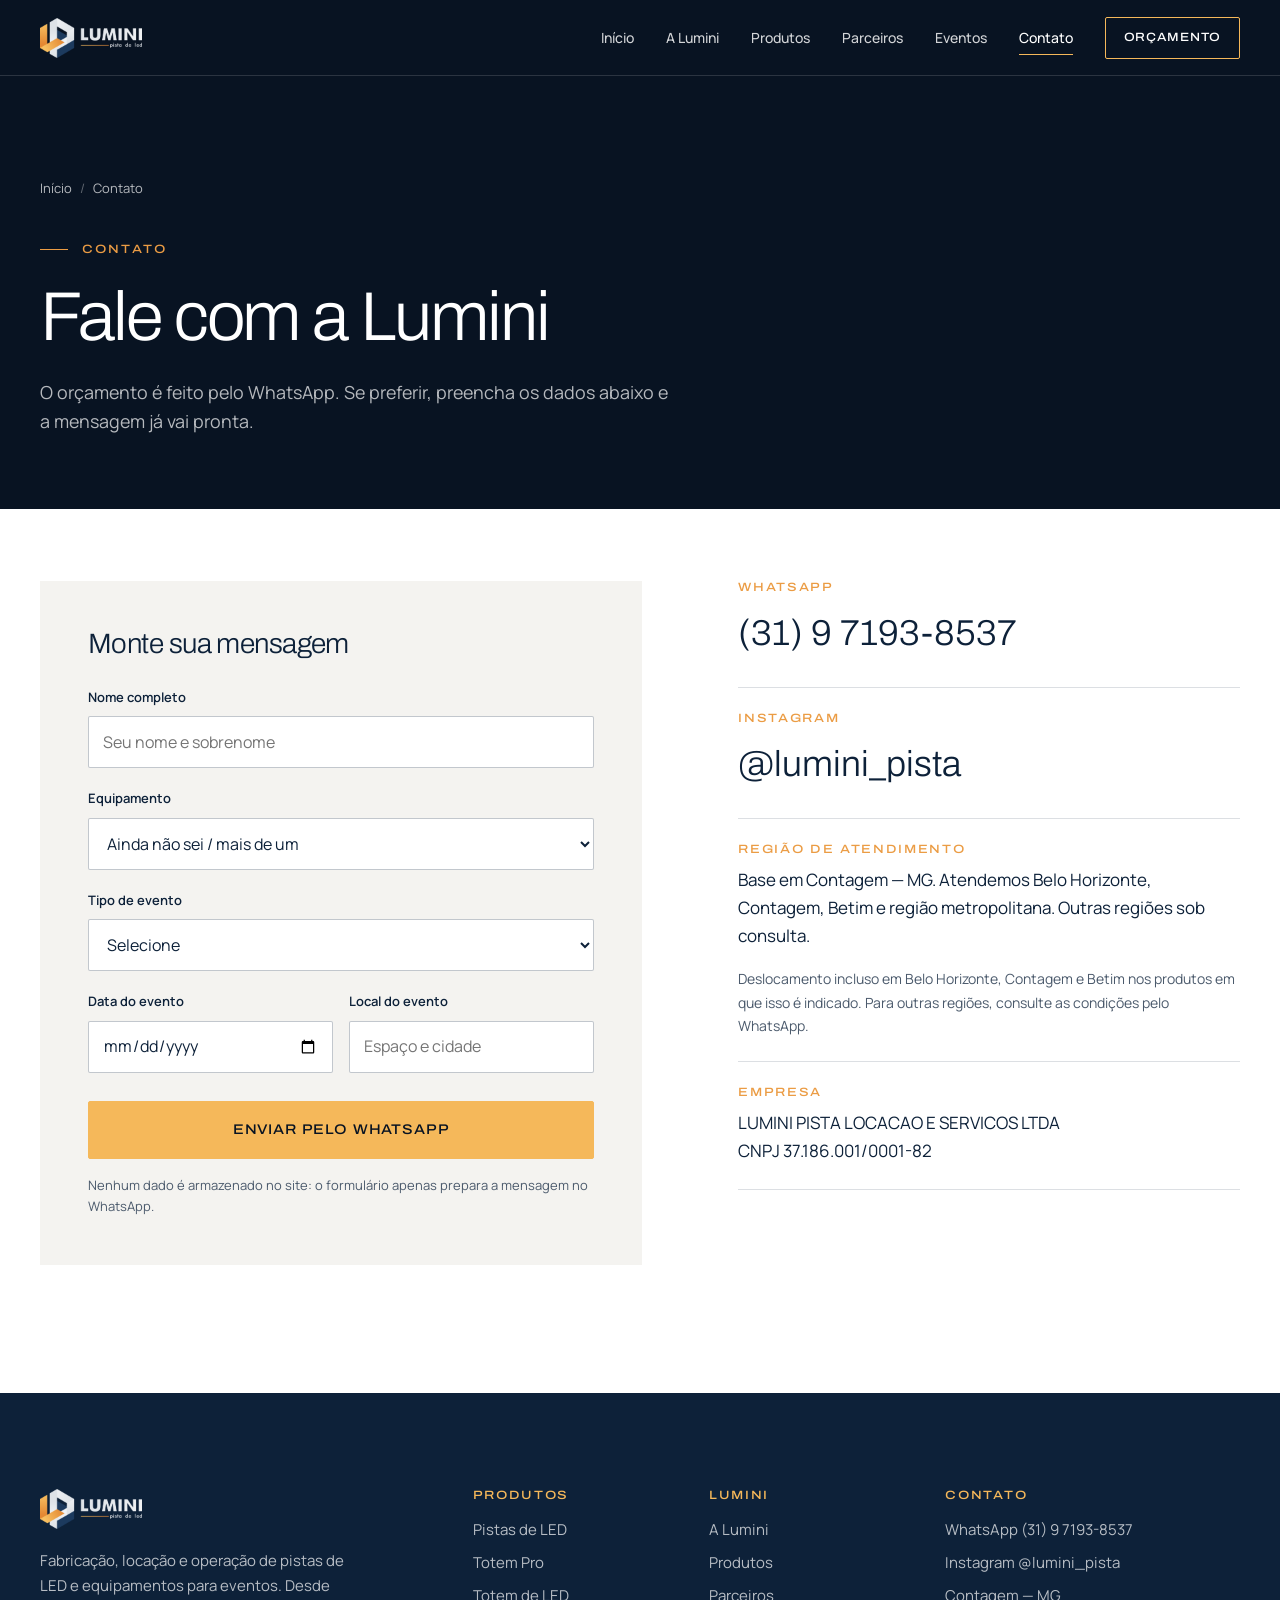
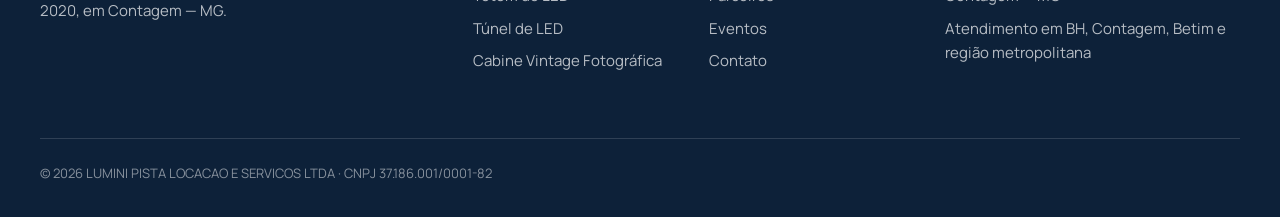
<file: public/contato/index.html>
<!doctype html>
<html lang="pt-BR">
<head>
<meta charset="utf-8">
<meta name="viewport" content="width=device-width, initial-scale=1">
<title>Contato e orçamento pelo WhatsApp | Lumini</title>
<meta name="description" content="Solicite orçamento de pista de LED, Totem Pro, Totem de LED, Túnel de LED ou Cabine Vintage pelo WhatsApp (31) 9 7193-8537. Atendimento em BH, Contagem, Betim e região.">
<link rel="canonical" href="https://luminipista.com.br/contato/">
<meta name="robots" content="index, follow, max-image-preview:large">
<meta name="theme-color" content="#081322">
<!-- Google Search Console: preencher tracking.searchConsoleVerification em src/data/site.js (opcional) -->
<meta property="og:type" content="website">
<meta property="og:locale" content="pt_BR">
<meta property="og:site_name" content="Lumini Pista de LED">
<meta property="og:title" content="Contato e orçamento pelo WhatsApp | Lumini">
<meta property="og:description" content="Solicite orçamento de pista de LED, Totem Pro, Totem de LED, Túnel de LED ou Cabine Vintage pelo WhatsApp (31) 9 7193-8537. Atendimento em BH, Contagem, Betim e região.">
<meta property="og:url" content="https://luminipista.com.br/contato/">
<meta property="og:image" content="https://luminipista.com.br/assets/img/marca/og-lumini.jpg">
<meta property="og:image:width" content="1200">
<meta property="og:image:height" content="630">
<meta name="twitter:card" content="summary_large_image">
<link rel="icon" href="../assets/img/marca/favicon-48.png" type="image/png" sizes="48x48">
<link rel="apple-touch-icon" href="../assets/img/marca/apple-touch-icon.png">
<link rel="preconnect" href="https://fonts.googleapis.com">
<link rel="preconnect" href="https://fonts.gstatic.com" crossorigin>
<link rel="stylesheet" href="https://fonts.googleapis.com/css2?family=Archivo:wdth,wght@100..125,300..700&family=Manrope:wght@400;500;600&display=swap">
<link rel="stylesheet" href="../assets/css/style.css?v=53683136">
<script type="application/ld+json">{"@context":"https://schema.org","@type":"LocalBusiness","@id":"https://luminipista.com.br/#empresa","name":"Lumini Pista de LED","legalName":"LUMINI PISTA LOCACAO E SERVICOS LTDA","taxID":"37.186.001/0001-82","url":"https://luminipista.com.br/","telephone":"+55 31 97193-8537","foundingDate":"2020","image":"https://luminipista.com.br/assets/img/marca/og-lumini.jpg","logo":"https://luminipista.com.br/assets/img/marca/logo-lumini.png","description":"Fabricação, locação e operação de pistas de LED, Totem Pro, Totem de LED, Túnel de LED e Cabine Vintage Fotográfica para eventos em Belo Horizonte e região metropolitana.","address":{"@type":"PostalAddress","addressLocality":"Contagem","addressRegion":"MG","addressCountry":"BR"},"areaServed":[{"@type":"City","name":"Belo Horizonte"},{"@type":"City","name":"Contagem"},{"@type":"City","name":"Betim"},{"@type":"AdministrativeArea","name":"Região Metropolitana de Belo Horizonte"},{"@type":"State","name":"Minas Gerais"}],"sameAs":["https://www.instagram.com/lumini_pista/"]}</script>
<script type="application/ld+json">{"@context":"https://schema.org","@type":"BreadcrumbList","itemListElement":[{"@type":"ListItem","position":1,"name":"Início","item":"https://luminipista.com.br/"},{"@type":"ListItem","position":2,"name":"Contato","item":"https://luminipista.com.br/contato/"}]}</script>
<script async src="https://www.googletagmanager.com/gtag/js?id=AW-11218835567"></script>
<script>window.dataLayer=window.dataLayer||[];function gtag(){dataLayer.push(arguments);}gtag('js',new Date());gtag('config','AW-11218835567');</script>
<script>!function(f,b,e,v,n,t,s){if(f.fbq)return;n=f.fbq=function(){n.callMethod?n.callMethod.apply(n,arguments):n.queue.push(arguments)};if(!f._fbq)f._fbq=n;n.push=n;n.loaded=!0;n.version='2.0';n.queue=[];t=b.createElement(e);t.async=!0;t.src=v;s=b.getElementsByTagName(e)[0];s.parentNode.insertBefore(t,s)}(window,document,'script','https://connect.facebook.net/en_US/fbevents.js');fbq('init','2143955416549744');fbq('track','PageView');</script>
</head>
<body class="">
<noscript><img height="1" width="1" style="display:none" alt="" src="https://www.facebook.com/tr?id=2143955416549744&ev=PageView&noscript=1"></noscript>

<a class="skip" href="#conteudo">Pular para o conteúdo</a>
<header class="site-header" data-header>
  <div class="wrap site-header__inner">
    <a class="brand" href="../" aria-label="Lumini Pista de LED — página inicial"><img src="../assets/img/marca/logo-lumini.png" alt="Lumini Pista de LED" width="102" height="40"></a>
    <nav class="nav" id="menu" aria-label="Menu principal">
      <ul class="nav__list">
        <li><a href="../">Início</a></li><li><a href="../a-lumini/">A Lumini</a></li><li><a href="../produtos/">Produtos</a></li><li><a href="../parceiros/">Parceiros</a></li><li><a href="../eventos/">Eventos</a></li><li><a href="../contato/" aria-current="page">Contato</a></li>
      </ul>
      <div class="nav__mobile-extra">
        <a class="btn btn--gold btn--block" href="https://wa.me/5531971938537?text=Ol%C3%A1!%20Vim%20do%20site%20e%20gostaria%20de%20solicitar%20um%20or%C3%A7amento%20para%20meu%20evento." target="_blank" rel="noopener" data-wa data-product="geral" data-product-name="Orçamento geral" data-placement="menu">Solicitar orçamento</a>
        <p class="nav__contact">WhatsApp (31) 9 7193-8537<br>@lumini_pista</p>
      </div>
    </nav>
    <a class="btn btn--outline btn--sm site-header__cta" href="https://wa.me/5531971938537?text=Ol%C3%A1!%20Vim%20do%20site%20e%20gostaria%20de%20solicitar%20um%20or%C3%A7amento%20para%20meu%20evento." target="_blank" rel="noopener" data-wa data-product="geral" data-product-name="Orçamento geral" data-placement="header">Orçamento</a>
    <button class="nav-toggle" type="button" aria-controls="menu" aria-expanded="false" data-nav-toggle>
      <span class="nav-toggle__bar"></span><span class="nav-toggle__bar"></span>
      <span class="visually-hidden">Abrir menu</span>
    </button>
  </div>
</header>
<main id="conteudo">


<section class="page-head">
  <div class="wrap">
    
<nav class="crumbs" aria-label="Você está em">
  <ol>
    <li><a href="../">Início</a></li>
    <li aria-current="page">Contato</li>
  </ol>
</nav>
    <p class="eyebrow">Contato</p>
    <h1 class="page-head__title">Fale com a Lumini</h1>
    <p class="page-head__lead">O orçamento é feito pelo WhatsApp. Se preferir, preencha os dados abaixo e a mensagem já vai pronta.</p>
  </div>
</section>
<section class="section section--tight">
  <div class="wrap contact">
    <form class="quote-form" data-quote-form data-placement="formulario_contato">
      <h2 class="quote-form__title">Monte sua mensagem</h2>

      <div class="field">
        <label for="q-nome">Nome completo</label>
        <input id="q-nome" name="nome" type="text" autocomplete="name" required maxlength="80" placeholder="Seu nome e sobrenome">
      </div>
      <div class="field">
        <label for="q-produto">Equipamento</label>
        <select id="q-produto" name="produto">
          <option value="" data-product="geral" data-name="Orçamento geral">Ainda não sei / mais de um</option>
          <optgroup label="Pista de LED"><option value="de Pista de LED" data-product="pista_de_led" data-name="Pista de LED">Pista de LED — qualquer modelo</option><option value="de Pista de LED modelo Infinity" data-product="pista_de_led" data-variation="infinity" data-name="Pista de LED — Pista Infinity">Pista Infinity</option><option value="de Pista de LED modelo Galaxy" data-product="pista_de_led" data-variation="galaxy" data-name="Pista de LED — Pista Galaxy">Pista Galaxy</option><option value="de Pista de LED modelo Paris Light Way" data-product="pista_de_led" data-variation="paris_light_way" data-name="Pista de LED — Pista Paris Light Way">Pista Paris Light Way</option><option value="de Pista de LED modelo Paris Black" data-product="pista_de_led" data-variation="paris_black" data-name="Pista de LED — Pista Paris Black">Pista Paris Black</option></optgroup><option value="de Totem Pro" data-product="totem_pro" data-name="Totem Pro">Totem Pro</option><option value="de Totem de LED" data-product="totem_de_led" data-name="Totem de LED">Totem de LED</option><option value="de Túnel de LED" data-product="tunel_de_led" data-name="Túnel de LED">Túnel de LED</option><option value="da Cabine Vintage" data-product="cabine_vintage" data-name="Cabine Vintage Fotográfica">Cabine Vintage Fotográfica</option>
        </select>
      </div>
      <div class="field">
        <label for="q-evento">Tipo de evento</label>
        <select id="q-evento" name="evento" required>
          <option value="">Selecione</option>
          <option>Casamentos</option><option>Formaturas</option><option>15 anos</option><option>Aniversários</option><option>Eventos corporativos</option><option>Festas</option><option>Outros eventos</option>
        </select>
      </div>
      <div class="field-row">
        <div class="field">
          <label for="q-data">Data do evento</label>
          <input id="q-data" name="data" type="date">
        </div>
        <div class="field">
          <label for="q-local">Local do evento</label>
          <input id="q-local" name="local" type="text" autocomplete="address-level2" placeholder="Espaço e cidade" required maxlength="120">
        </div>
      </div>
      <button class="btn btn--gold btn--lg btn--block" type="submit">Enviar pelo WhatsApp</button>
      <p class="quote-form__note">Nenhum dado é armazenado no site: o formulário apenas prepara a mensagem no WhatsApp.</p>
    </form>

    <aside class="contact__info">
      <div class="contact__block">
        <h2 class="contact__label">WhatsApp</h2>
        <p class="contact__big"><a class="contact__link" href="https://wa.me/5531971938537?text=Ol%C3%A1!%20Vim%20do%20site%20e%20gostaria%20de%20solicitar%20um%20or%C3%A7amento%20para%20meu%20evento." target="_blank" rel="noopener" data-wa data-product="geral" data-product-name="Orçamento geral" data-placement="contato_numero" data-direct>(31) 9 7193-8537</a></p>
      </div>
      <div class="contact__block">
        <h2 class="contact__label">Instagram</h2>
        <p class="contact__big"><a class="contact__link" href="https://www.instagram.com/lumini_pista/" target="_blank" rel="noopener">@lumini_pista</a></p>
      </div>
      <div class="contact__block">
        <h2 class="contact__label">Região de atendimento</h2>
        <p>Base em Contagem — MG. Atendemos Belo Horizonte, Contagem, Betim e região metropolitana. Outras regiões sob consulta.</p>
        <p class="muted">Deslocamento incluso em Belo Horizonte, Contagem e Betim nos produtos em que isso é indicado. Para outras regiões, consulte as condições pelo WhatsApp.</p>
      </div>
      <div class="contact__block">
        <h2 class="contact__label">Empresa</h2>
        <p>LUMINI PISTA LOCACAO E SERVICOS LTDA<br>CNPJ 37.186.001/0001-82</p>
      </div>
    </aside>
  </div>
</section>

</main>

<footer class="site-footer">
  <div class="wrap">
    <div class="site-footer__top">
      <div class="site-footer__brand">
        <a class="brand" href="../"><img src="../assets/img/marca/logo-lumini.png" alt="Lumini Pista de LED" width="102" height="40"></a>
        <p>Fabricação, locação e operação de pistas de LED e equipamentos para eventos. Desde 2020, em Contagem — MG.</p>
      </div>
      <div class="site-footer__col">
        <h2 class="site-footer__title">Produtos</h2>
        <ul><li><a href="../produtos/pista-de-led/">Pistas de LED</a></li><li><a href="../produtos/totem-pro/">Totem Pro</a></li><li><a href="../produtos/totem-de-led/">Totem de LED</a></li><li><a href="../produtos/tunel-de-led/">Túnel de LED</a></li><li><a href="../produtos/cabine-vintage/">Cabine Vintage Fotográfica</a></li></ul>
      </div>
      <div class="site-footer__col">
        <h2 class="site-footer__title">Lumini</h2>
        <ul><li><a href="../a-lumini/">A Lumini</a></li><li><a href="../produtos/">Produtos</a></li><li><a href="../parceiros/">Parceiros</a></li><li><a href="../eventos/">Eventos</a></li><li><a href="../contato/">Contato</a></li></ul>
      </div>
      <div class="site-footer__col">
        <h2 class="site-footer__title">Contato</h2>
        <ul>
          <li><a href="https://wa.me/5531971938537?text=Ol%C3%A1!%20Vim%20do%20site%20e%20gostaria%20de%20solicitar%20um%20or%C3%A7amento%20para%20meu%20evento." target="_blank" rel="noopener" data-wa data-product="geral" data-product-name="Orçamento geral" data-placement="footer" data-direct>WhatsApp (31) 9 7193-8537</a></li>
          <li><a href="https://www.instagram.com/lumini_pista/" target="_blank" rel="noopener">Instagram @lumini_pista</a></li>
          <li>Contagem — MG</li>
          <li>Atendimento em BH, Contagem, Betim e região metropolitana</li>
        </ul>
      </div>
    </div>
    <div class="site-footer__bottom">
      <p>© <span data-year>2026</span> LUMINI PISTA LOCACAO E SERVICOS LTDA · CNPJ 37.186.001/0001-82</p>
    </div>
  </div>
</footer>

<dialog class="quote-modal" data-quote-modal aria-labelledby="quote-modal-title">
  <form class="quote-modal__form" data-quote-form data-placement="popup" method="dialog">
    <button class="quote-modal__close" type="button" data-quote-close aria-label="Fechar">×</button>
    <p class="eyebrow">Orçamento pelo WhatsApp</p>
    <h2 id="quote-modal-title" class="quote-modal__title">Conte sobre o seu evento</h2>
    <p class="quote-modal__lead">Preencha os dados e a mensagem já chega pronta no WhatsApp da Lumini.</p>
    
      <div class="field">
        <label for="m-nome">Nome completo</label>
        <input id="m-nome" name="nome" type="text" autocomplete="name" required maxlength="80" placeholder="Seu nome e sobrenome">
      </div>
      <div class="field">
        <label for="m-produto">Equipamento</label>
        <select id="m-produto" name="produto">
          <option value="" data-product="geral" data-name="Orçamento geral">Ainda não sei / mais de um</option>
          <optgroup label="Pista de LED"><option value="de Pista de LED" data-product="pista_de_led" data-name="Pista de LED">Pista de LED — qualquer modelo</option><option value="de Pista de LED modelo Infinity" data-product="pista_de_led" data-variation="infinity" data-name="Pista de LED — Pista Infinity">Pista Infinity</option><option value="de Pista de LED modelo Galaxy" data-product="pista_de_led" data-variation="galaxy" data-name="Pista de LED — Pista Galaxy">Pista Galaxy</option><option value="de Pista de LED modelo Paris Light Way" data-product="pista_de_led" data-variation="paris_light_way" data-name="Pista de LED — Pista Paris Light Way">Pista Paris Light Way</option><option value="de Pista de LED modelo Paris Black" data-product="pista_de_led" data-variation="paris_black" data-name="Pista de LED — Pista Paris Black">Pista Paris Black</option></optgroup><option value="de Totem Pro" data-product="totem_pro" data-name="Totem Pro">Totem Pro</option><option value="de Totem de LED" data-product="totem_de_led" data-name="Totem de LED">Totem de LED</option><option value="de Túnel de LED" data-product="tunel_de_led" data-name="Túnel de LED">Túnel de LED</option><option value="da Cabine Vintage" data-product="cabine_vintage" data-name="Cabine Vintage Fotográfica">Cabine Vintage Fotográfica</option>
        </select>
      </div>
      <div class="field">
        <label for="m-evento">Tipo de evento</label>
        <select id="m-evento" name="evento" required>
          <option value="">Selecione</option>
          <option>Casamentos</option><option>Formaturas</option><option>15 anos</option><option>Aniversários</option><option>Eventos corporativos</option><option>Festas</option><option>Outros eventos</option>
        </select>
      </div>
      <div class="field-row">
        <div class="field">
          <label for="m-data">Data do evento</label>
          <input id="m-data" name="data" type="date">
        </div>
        <div class="field">
          <label for="m-local">Local do evento</label>
          <input id="m-local" name="local" type="text" autocomplete="address-level2" placeholder="Espaço e cidade" required maxlength="120">
        </div>
      </div>
    <button class="btn btn--gold btn--lg btn--block" type="submit">Enviar pelo WhatsApp</button>
  </form>
</dialog>
<div class="sticky-cta" data-sticky-cta>
  <a class="btn btn--gold btn--block" href="https://wa.me/5531971938537?text=Ol%C3%A1!%20Vim%20do%20site%20e%20gostaria%20de%20solicitar%20um%20or%C3%A7amento%20para%20meu%20evento." target="_blank" rel="noopener" data-wa data-product="geral" data-product-name="Orçamento geral" data-placement="sticky_mobile">Solicitar orçamento pelo WhatsApp</a>
</div>
<script>window.LUMINI={"whatsapp":"5531971938537","metaPixelId":"2143955416549744","googleAds":{"id":"AW-11218835567","label":"PY6MCN3Kj40dEO-wx-Up","sendTo":"AW-11218835567/PY6MCN3Kj40dEO-wx-Up"},"ga4":null,"gtm":null};</script>
<script src="../assets/js/tracking.js?v=53683136" defer></script>
<script src="../assets/js/main.js?v=53683136" defer></script>
</body>
</html>
</file>
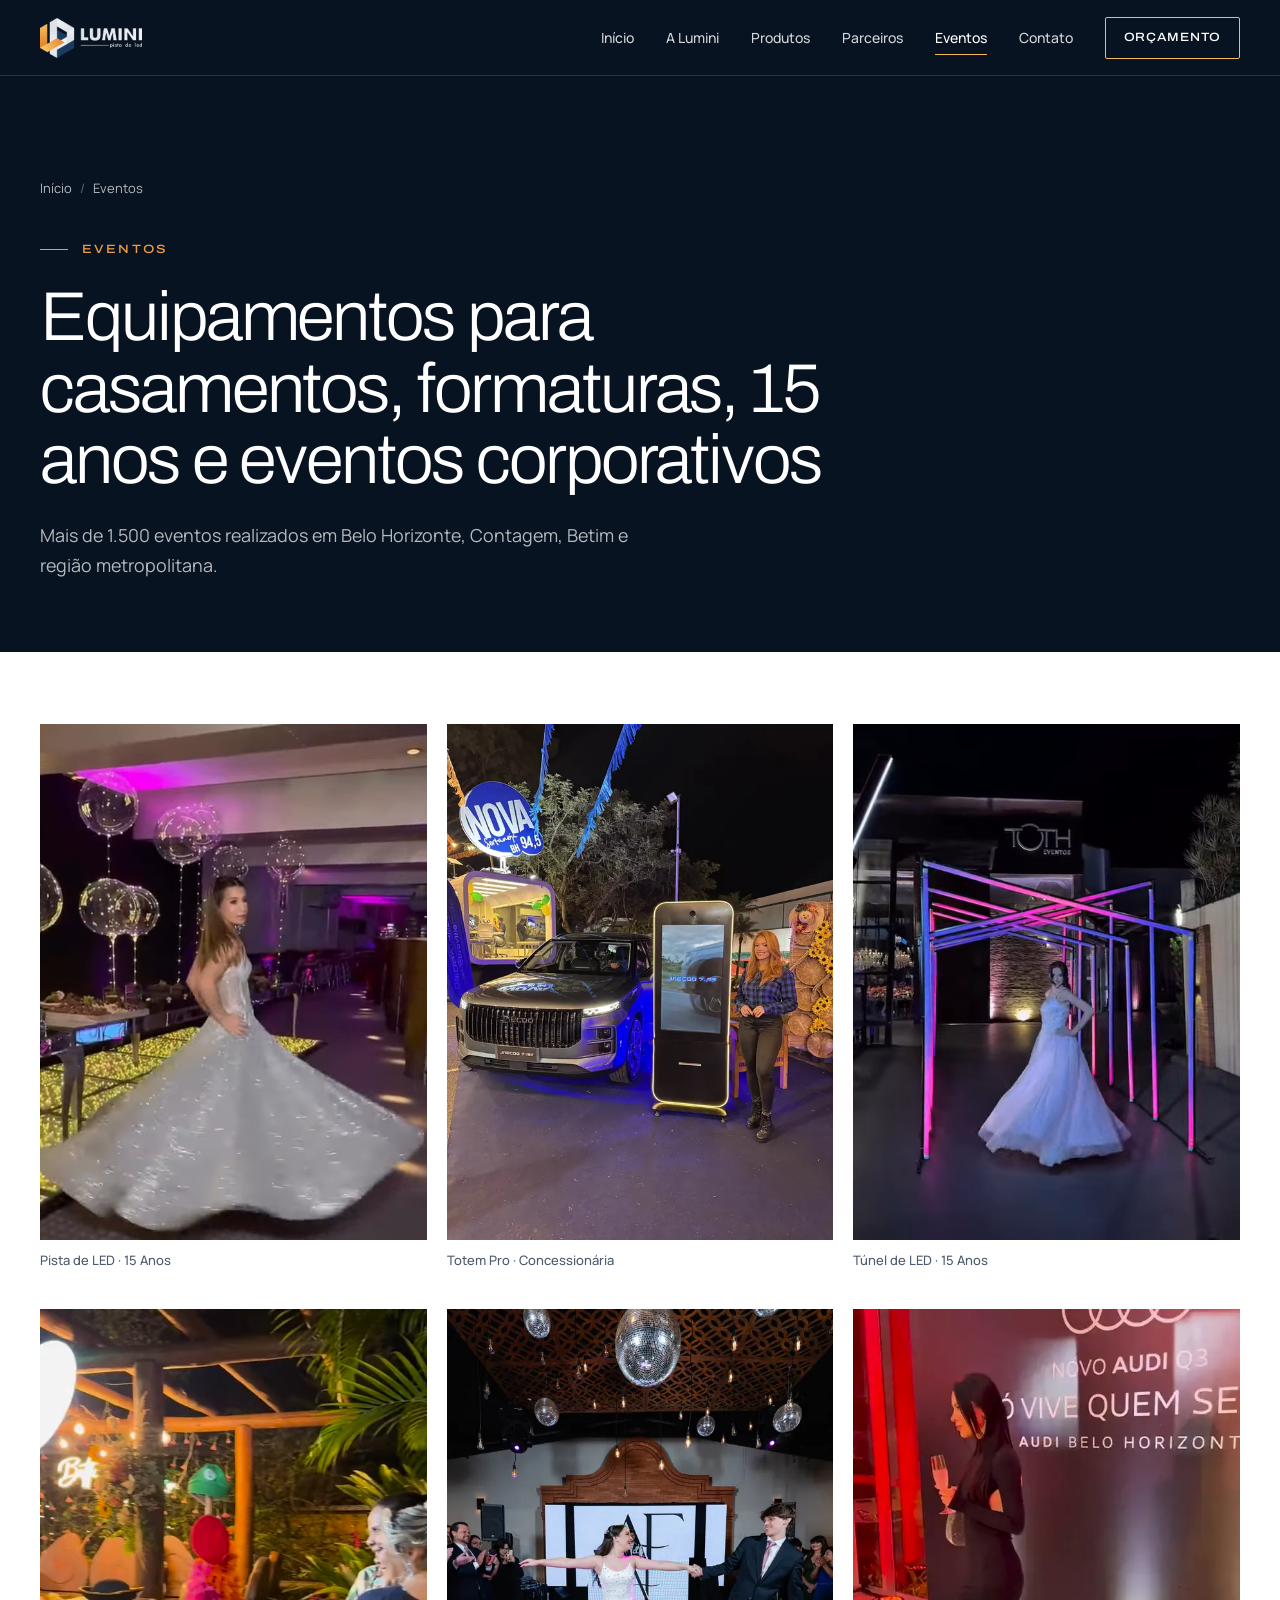
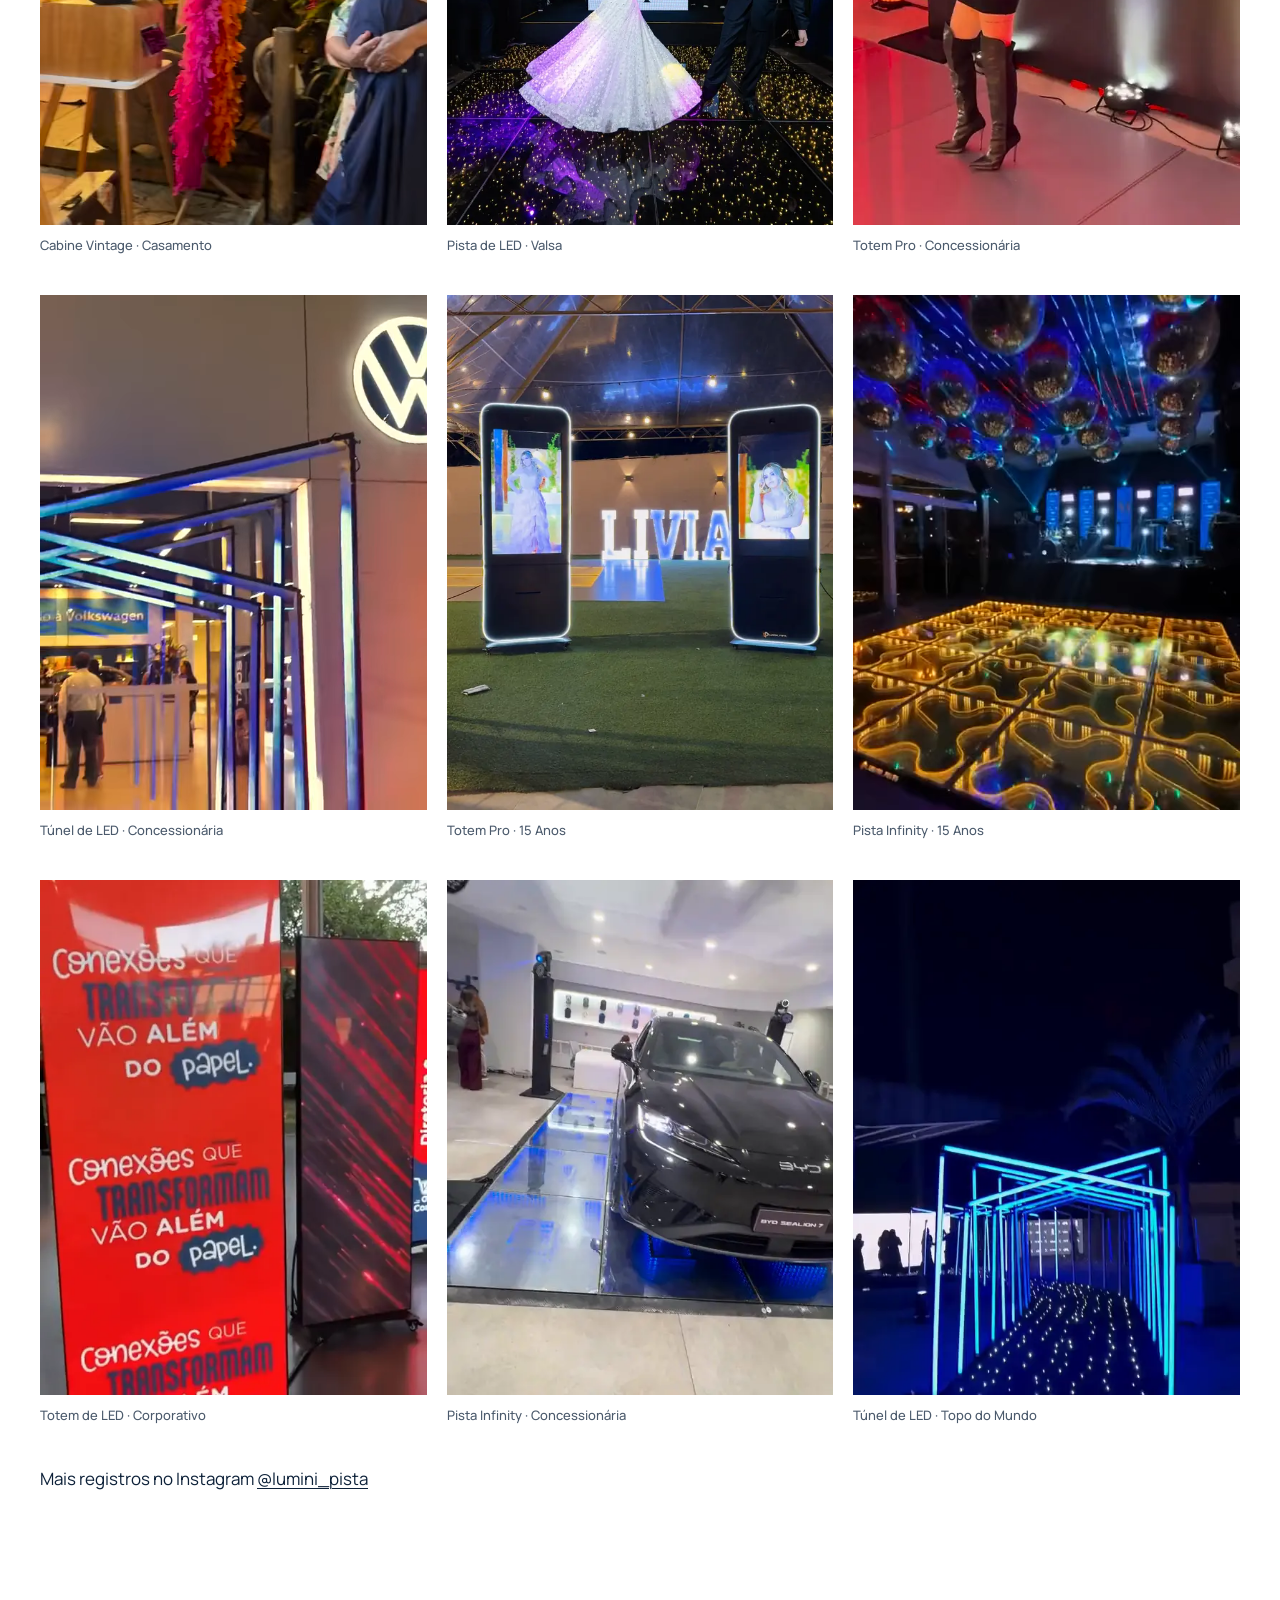
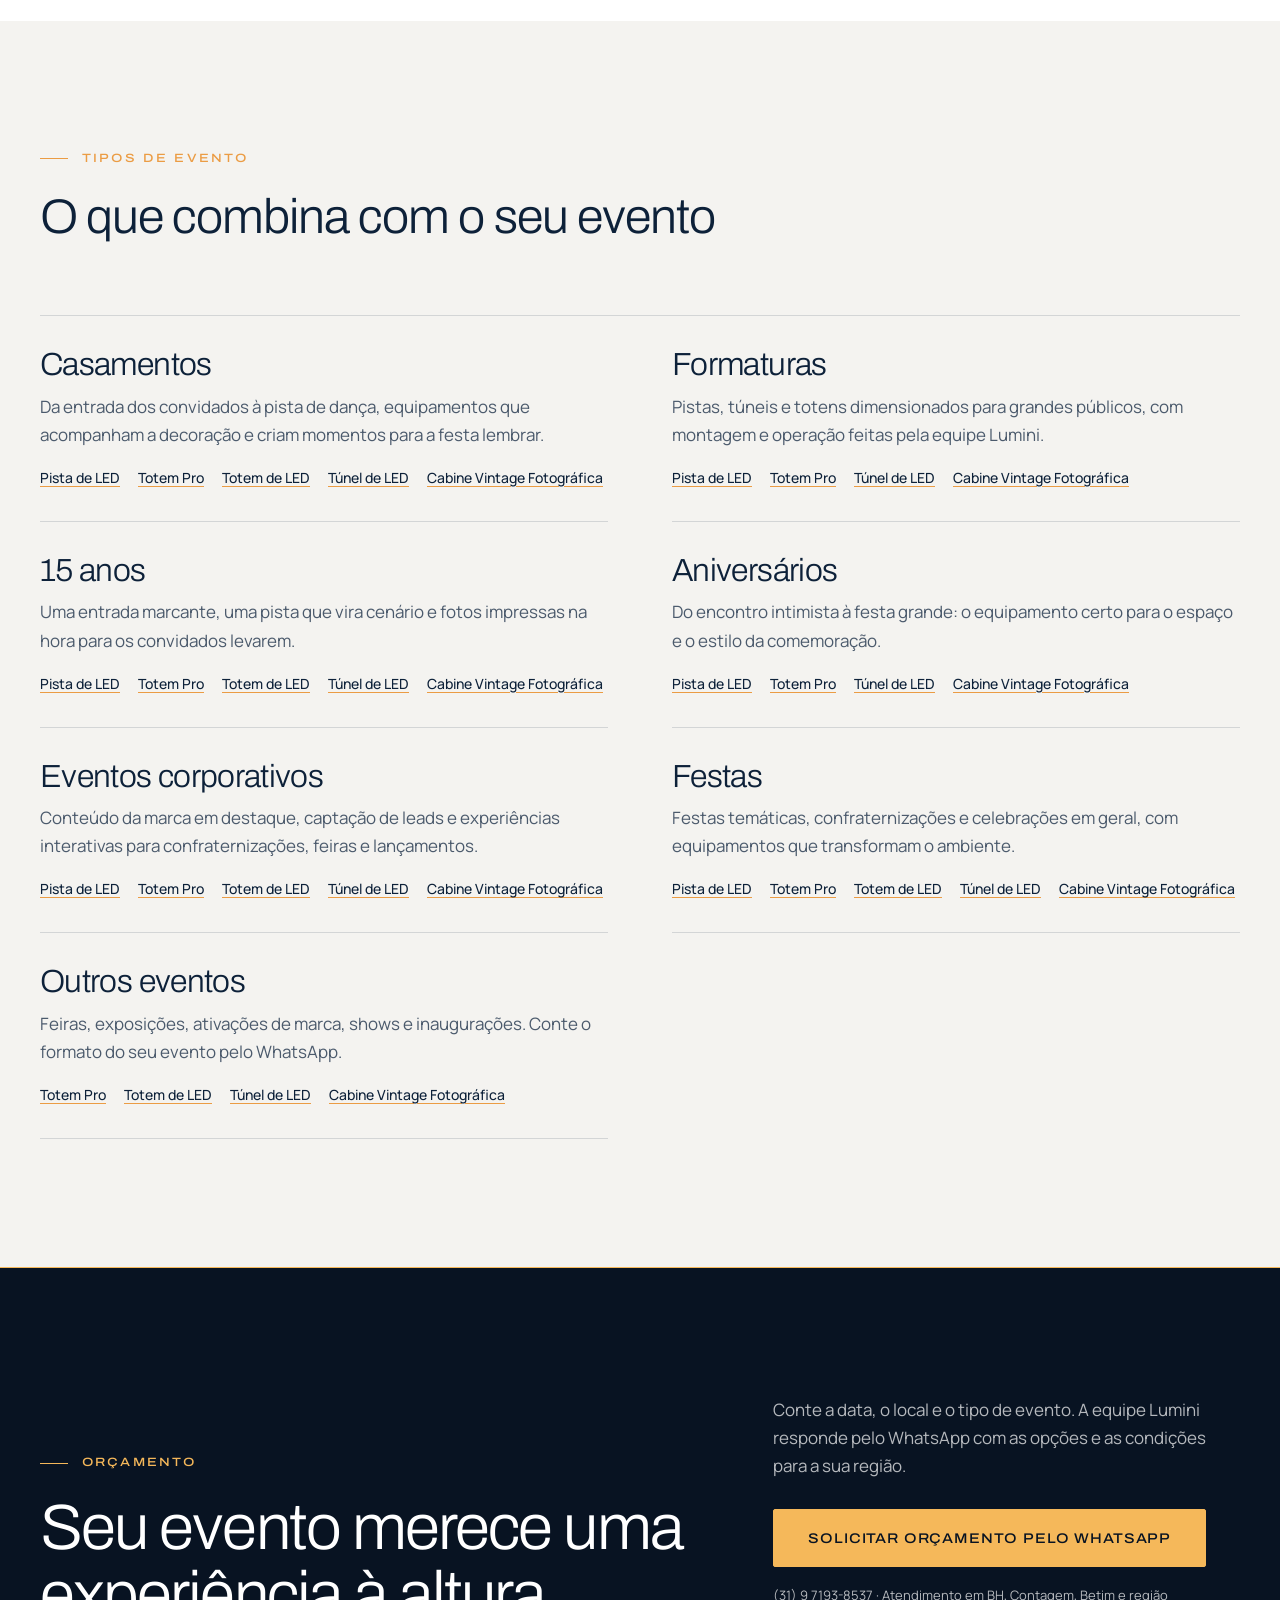
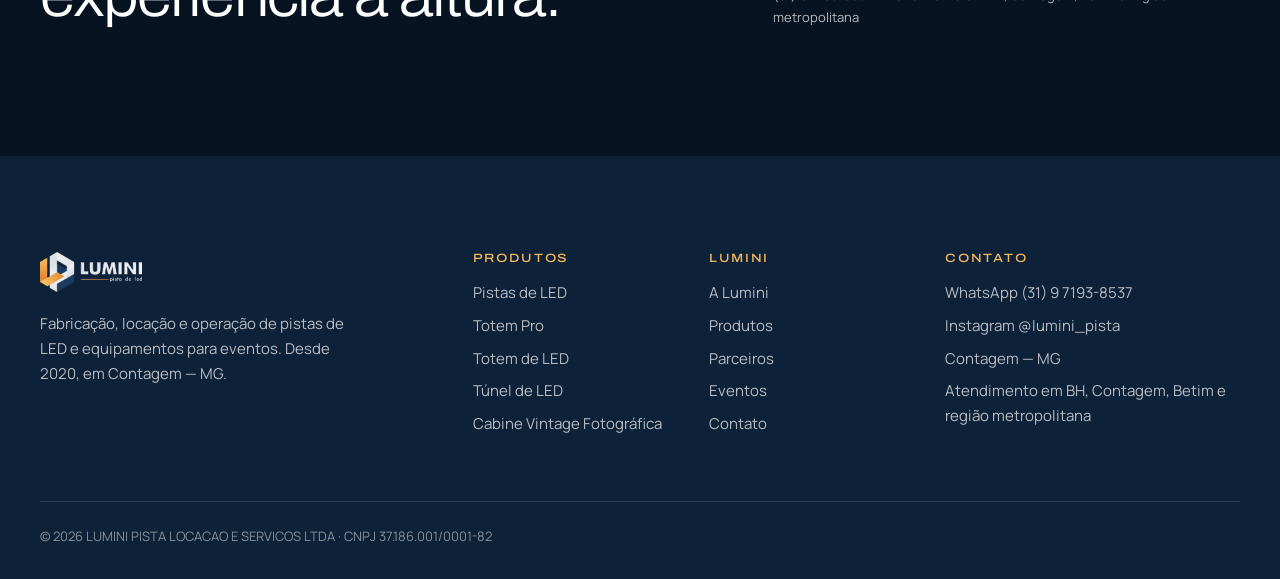
<file: public/eventos/index.html>
<!doctype html>
<html lang="pt-BR">
<head>
<meta charset="utf-8">
<meta name="viewport" content="width=device-width, initial-scale=1">
<title>Eventos — pista de LED para casamento, formatura e 15 anos em BH | Lumini</title>
<meta name="description" content="Pistas de LED, totens, túnel e cabine fotográfica para casamentos, formaturas, 15 anos, aniversários e eventos corporativos em BH e região. Mais de 1.500 eventos realizados.">
<link rel="canonical" href="https://luminipista.com.br/eventos/">
<meta name="robots" content="index, follow, max-image-preview:large">
<meta name="theme-color" content="#081322">
<!-- Google Search Console: preencher tracking.searchConsoleVerification em src/data/site.js (opcional) -->
<meta property="og:type" content="website">
<meta property="og:locale" content="pt_BR">
<meta property="og:site_name" content="Lumini Pista de LED">
<meta property="og:title" content="Eventos — pista de LED para casamento, formatura e 15 anos em BH | Lumini">
<meta property="og:description" content="Pistas de LED, totens, túnel e cabine fotográfica para casamentos, formaturas, 15 anos, aniversários e eventos corporativos em BH e região. Mais de 1.500 eventos realizados.">
<meta property="og:url" content="https://luminipista.com.br/eventos/">
<meta property="og:image" content="https://luminipista.com.br/assets/img/marca/og-lumini.jpg">
<meta property="og:image:width" content="1200">
<meta property="og:image:height" content="630">
<meta name="twitter:card" content="summary_large_image">
<link rel="icon" href="../assets/img/marca/favicon-48.png" type="image/png" sizes="48x48">
<link rel="apple-touch-icon" href="../assets/img/marca/apple-touch-icon.png">
<link rel="preconnect" href="https://fonts.googleapis.com">
<link rel="preconnect" href="https://fonts.gstatic.com" crossorigin>
<link rel="stylesheet" href="https://fonts.googleapis.com/css2?family=Archivo:wdth,wght@100..125,300..700&family=Manrope:wght@400;500;600&display=swap">
<link rel="stylesheet" href="../assets/css/style.css?v=53683136">
<script type="application/ld+json">{"@context":"https://schema.org","@type":"BreadcrumbList","itemListElement":[{"@type":"ListItem","position":1,"name":"Início","item":"https://luminipista.com.br/"},{"@type":"ListItem","position":2,"name":"Eventos","item":"https://luminipista.com.br/eventos/"}]}</script>
<script async src="https://www.googletagmanager.com/gtag/js?id=AW-11218835567"></script>
<script>window.dataLayer=window.dataLayer||[];function gtag(){dataLayer.push(arguments);}gtag('js',new Date());gtag('config','AW-11218835567');</script>
<script>!function(f,b,e,v,n,t,s){if(f.fbq)return;n=f.fbq=function(){n.callMethod?n.callMethod.apply(n,arguments):n.queue.push(arguments)};if(!f._fbq)f._fbq=n;n.push=n;n.loaded=!0;n.version='2.0';n.queue=[];t=b.createElement(e);t.async=!0;t.src=v;s=b.getElementsByTagName(e)[0];s.parentNode.insertBefore(t,s)}(window,document,'script','https://connect.facebook.net/en_US/fbevents.js');fbq('init','2143955416549744');fbq('track','PageView');</script>
</head>
<body class="">
<noscript><img height="1" width="1" style="display:none" alt="" src="https://www.facebook.com/tr?id=2143955416549744&ev=PageView&noscript=1"></noscript>

<a class="skip" href="#conteudo">Pular para o conteúdo</a>
<header class="site-header" data-header>
  <div class="wrap site-header__inner">
    <a class="brand" href="../" aria-label="Lumini Pista de LED — página inicial"><img src="../assets/img/marca/logo-lumini.png" alt="Lumini Pista de LED" width="102" height="40"></a>
    <nav class="nav" id="menu" aria-label="Menu principal">
      <ul class="nav__list">
        <li><a href="../">Início</a></li><li><a href="../a-lumini/">A Lumini</a></li><li><a href="../produtos/">Produtos</a></li><li><a href="../parceiros/">Parceiros</a></li><li><a href="../eventos/" aria-current="page">Eventos</a></li><li><a href="../contato/">Contato</a></li>
      </ul>
      <div class="nav__mobile-extra">
        <a class="btn btn--gold btn--block" href="https://wa.me/5531971938537?text=Ol%C3%A1!%20Vim%20do%20site%20e%20gostaria%20de%20solicitar%20um%20or%C3%A7amento%20para%20meu%20evento." target="_blank" rel="noopener" data-wa data-product="geral" data-product-name="Orçamento geral" data-placement="menu">Solicitar orçamento</a>
        <p class="nav__contact">WhatsApp (31) 9 7193-8537<br>@lumini_pista</p>
      </div>
    </nav>
    <a class="btn btn--outline btn--sm site-header__cta" href="https://wa.me/5531971938537?text=Ol%C3%A1!%20Vim%20do%20site%20e%20gostaria%20de%20solicitar%20um%20or%C3%A7amento%20para%20meu%20evento." target="_blank" rel="noopener" data-wa data-product="geral" data-product-name="Orçamento geral" data-placement="header">Orçamento</a>
    <button class="nav-toggle" type="button" aria-controls="menu" aria-expanded="false" data-nav-toggle>
      <span class="nav-toggle__bar"></span><span class="nav-toggle__bar"></span>
      <span class="visually-hidden">Abrir menu</span>
    </button>
  </div>
</header>
<main id="conteudo">


<section class="page-head">
  <div class="wrap">
    
<nav class="crumbs" aria-label="Você está em">
  <ol>
    <li><a href="../">Início</a></li>
    <li aria-current="page">Eventos</li>
  </ol>
</nav>
    <p class="eyebrow">Eventos</p>
    <h1 class="page-head__title">Equipamentos para casamentos, formaturas, 15 anos e eventos corporativos</h1>
    <p class="page-head__lead">Mais de 1.500 eventos realizados em Belo Horizonte, Contagem, Betim e região metropolitana.</p>
  </div>
</section>

<section class="section section--tight" aria-label="Galeria de eventos">
  <div class="wrap gallery">
    <div class="gallery__item"><figure class="media " style="aspect-ratio:3/4"><img src="../assets/img/eventos/ev-debutante-800.webp" srcset="../assets/img/eventos/ev-debutante-800.webp 800w" sizes="(min-width: 760px) 33vw, 50vw" alt="Debutante girando na Pista de LED em festa de 15 anos" width="1200" height="1600" loading="lazy" decoding="async"><video class="media__video" muted autoplay loop playsinline preload="none" poster="../assets/img/eventos/ev-debutante-800.webp" aria-hidden="true" tabindex="-1" data-video="../assets/video/eventos/ev-debutante"></video></figure><p class="gallery__caption">Pista de LED · 15 Anos</p></div><div class="gallery__item"><figure class="media " style="aspect-ratio:3/4"><img src="../assets/img/eventos/ev-totem-carro-800.webp" srcset="../assets/img/eventos/ev-totem-carro-800.webp 800w, ../assets/img/eventos/ev-totem-carro-1600.webp 1600w" sizes="(min-width: 760px) 33vw, 50vw" alt="Totem Pro ao lado de automóvel em concessionária" width="1200" height="1600" loading="lazy" decoding="async"></figure><p class="gallery__caption">Totem Pro · Concessionária</p></div><div class="gallery__item"><figure class="media " style="aspect-ratio:3/4"><img src="../assets/img/eventos/ev-tunel-debutante-800.webp" srcset="../assets/img/eventos/ev-tunel-debutante-800.webp 800w" sizes="(min-width: 760px) 33vw, 50vw" alt="Debutante dançando e girando de vestido dentro do Túnel de LED" width="1200" height="1600" loading="lazy" decoding="async"><video class="media__video" muted autoplay loop playsinline preload="none" poster="../assets/img/eventos/ev-tunel-debutante-800.webp" aria-hidden="true" tabindex="-1" data-video="../assets/video/eventos/ev-tunel-debutante"></video></figure><p class="gallery__caption">Túnel de LED · 15 Anos</p></div><div class="gallery__item"><figure class="media " style="aspect-ratio:3/4"><img src="../assets/img/eventos/ev-cabine-800.webp" srcset="../assets/img/eventos/ev-cabine-800.webp 800w" sizes="(min-width: 760px) 33vw, 50vw" alt="Convidadas posando para a Cabine Vintage e a foto aparecendo na tela" width="1200" height="1600" loading="lazy" decoding="async"><video class="media__video" muted autoplay loop playsinline preload="none" poster="../assets/img/eventos/ev-cabine-800.webp" aria-hidden="true" tabindex="-1" data-video="../assets/video/eventos/ev-cabine"></video></figure><p class="gallery__caption">Cabine Vintage · Casamento</p></div><div class="gallery__item"><figure class="media " style="aspect-ratio:3/4"><img src="../assets/img/eventos/ev-valsa-800.webp" srcset="../assets/img/eventos/ev-valsa-800.webp 800w, ../assets/img/eventos/ev-valsa-1600.webp 1600w" sizes="(min-width: 760px) 33vw, 50vw" alt="Valsa de debutante sobre a Pista de LED" width="1200" height="1600" loading="lazy" decoding="async"></figure><p class="gallery__caption">Pista de LED · Valsa</p></div><div class="gallery__item"><figure class="media " style="aspect-ratio:3/4"><img src="../assets/img/eventos/ev-totempro-foto-800.webp" srcset="../assets/img/eventos/ev-totempro-foto-800.webp 800w" sizes="(min-width: 760px) 33vw, 50vw" alt="Convidada posando para o Totem Pro e a foto sendo impressa na hora" width="1200" height="1600" loading="lazy" decoding="async"><video class="media__video" muted autoplay loop playsinline preload="none" poster="../assets/img/eventos/ev-totempro-foto-800.webp" aria-hidden="true" tabindex="-1" data-video="../assets/video/eventos/ev-totempro-foto"></video></figure><p class="gallery__caption">Totem Pro · Concessionária</p></div><div class="gallery__item"><figure class="media " style="aspect-ratio:3/4"><img src="../assets/img/eventos/ev-tunel-concessionaria-800.webp" srcset="../assets/img/eventos/ev-tunel-concessionaria-800.webp 800w" sizes="(min-width: 760px) 33vw, 50vw" alt="Túnel de LED na entrada de uma concessionária" width="1200" height="1600" loading="lazy" decoding="async"><video class="media__video" muted autoplay loop playsinline preload="none" poster="../assets/img/eventos/ev-tunel-concessionaria-800.webp" aria-hidden="true" tabindex="-1" data-video="../assets/video/eventos/ev-tunel-concessionaria"></video></figure><p class="gallery__caption">Túnel de LED · Concessionária</p></div><div class="gallery__item"><figure class="media " style="aspect-ratio:3/4"><img src="../assets/img/eventos/ev-totens-800.webp" srcset="../assets/img/eventos/ev-totens-800.webp 800w, ../assets/img/eventos/ev-totens-1600.webp 1600w" sizes="(min-width: 760px) 33vw, 50vw" alt="Dois Totens Pro em festa de 15 anos ao ar livre" width="1200" height="1600" loading="lazy" decoding="async"></figure><p class="gallery__caption">Totem Pro · 15 Anos</p></div><div class="gallery__item"><figure class="media " style="aspect-ratio:3/4"><img src="../assets/img/eventos/ev-pista-infinity-800.webp" srcset="../assets/img/eventos/ev-pista-infinity-800.webp 800w" sizes="(min-width: 760px) 33vw, 50vw" alt="Pista de LED Infinity com efeitos coloridos em festa de 15 anos" width="1200" height="1600" loading="lazy" decoding="async"><video class="media__video" muted autoplay loop playsinline preload="none" poster="../assets/img/eventos/ev-pista-infinity-800.webp" aria-hidden="true" tabindex="-1" data-video="../assets/video/eventos/ev-pista-infinity"></video></figure><p class="gallery__caption">Pista Infinity · 15 Anos</p></div><div class="gallery__item"><figure class="media " style="aspect-ratio:3/4"><img src="../assets/img/eventos/ev-totem-led-800.webp" srcset="../assets/img/eventos/ev-totem-led-800.webp 800w" sizes="(min-width: 760px) 33vw, 50vw" alt="Totens de LED exibindo campanha em evento corporativo" width="1200" height="1600" loading="lazy" decoding="async"><video class="media__video" muted autoplay loop playsinline preload="none" poster="../assets/img/eventos/ev-totem-led-800.webp" aria-hidden="true" tabindex="-1" data-video="../assets/video/eventos/ev-totem-led"></video></figure><p class="gallery__caption">Totem de LED · Corporativo</p></div><div class="gallery__item"><figure class="media " style="aspect-ratio:3/4"><img src="../assets/img/eventos/ev-carro-pista-800.webp" srcset="../assets/img/eventos/ev-carro-pista-800.webp 800w" sizes="(min-width: 760px) 33vw, 50vw" alt="Automóvel exposto sobre a Pista de LED Infinity em concessionária" width="1200" height="1600" loading="lazy" decoding="async"><video class="media__video" muted autoplay loop playsinline preload="none" poster="../assets/img/eventos/ev-carro-pista-800.webp" aria-hidden="true" tabindex="-1" data-video="../assets/video/eventos/ev-carro-pista"></video></figure><p class="gallery__caption">Pista Infinity · Concessionária</p></div><div class="gallery__item"><figure class="media " style="aspect-ratio:3/4"><img src="../assets/img/eventos/ev-tunel-rooftop-800.webp" srcset="../assets/img/eventos/ev-tunel-rooftop-800.webp 800w" sizes="(min-width: 760px) 33vw, 50vw" alt="Túnel de LED azul no rooftop do Topo do Mundo" width="1200" height="1600" loading="lazy" decoding="async"><video class="media__video" muted autoplay loop playsinline preload="none" poster="../assets/img/eventos/ev-tunel-rooftop-800.webp" aria-hidden="true" tabindex="-1" data-video="../assets/video/eventos/ev-tunel-rooftop"></video></figure><p class="gallery__caption">Túnel de LED · Topo do Mundo</p></div>
  </div>
  <div class="wrap"><p class="section-foot">Mais registros no Instagram <a href="https://www.instagram.com/lumini_pista/" target="_blank" rel="noopener">@lumini_pista</a></p></div>
</section>

<section class="section section--paper" aria-labelledby="tipos-title">
  <div class="wrap">
    <div class="section-head">
      <p class="eyebrow">Tipos de evento</p>
      <h2 id="tipos-title" class="section-head__title">O que combina com o seu evento</h2>
    </div>
    <div class="event-types">
      
      <article class="event-type" id="casamentos">
        <h3 class="event-type__name">Casamentos</h3>
        <p class="event-type__text">Da entrada dos convidados à pista de dança, equipamentos que acompanham a decoração e criam momentos para a festa lembrar.</p>
        <ul class="event-type__products" aria-label="Equipamentos indicados">
          <li><a href="../produtos/pista-de-led/">Pista de LED</a></li><li><a href="../produtos/totem-pro/">Totem Pro</a></li><li><a href="../produtos/totem-de-led/">Totem de LED</a></li><li><a href="../produtos/tunel-de-led/">Túnel de LED</a></li><li><a href="../produtos/cabine-vintage/">Cabine Vintage Fotográfica</a></li>
        </ul>
      </article>
      <article class="event-type" id="formaturas">
        <h3 class="event-type__name">Formaturas</h3>
        <p class="event-type__text">Pistas, túneis e totens dimensionados para grandes públicos, com montagem e operação feitas pela equipe Lumini.</p>
        <ul class="event-type__products" aria-label="Equipamentos indicados">
          <li><a href="../produtos/pista-de-led/">Pista de LED</a></li><li><a href="../produtos/totem-pro/">Totem Pro</a></li><li><a href="../produtos/tunel-de-led/">Túnel de LED</a></li><li><a href="../produtos/cabine-vintage/">Cabine Vintage Fotográfica</a></li>
        </ul>
      </article>
      <article class="event-type" id="quinze-anos">
        <h3 class="event-type__name">15 anos</h3>
        <p class="event-type__text">Uma entrada marcante, uma pista que vira cenário e fotos impressas na hora para os convidados levarem.</p>
        <ul class="event-type__products" aria-label="Equipamentos indicados">
          <li><a href="../produtos/pista-de-led/">Pista de LED</a></li><li><a href="../produtos/totem-pro/">Totem Pro</a></li><li><a href="../produtos/totem-de-led/">Totem de LED</a></li><li><a href="../produtos/tunel-de-led/">Túnel de LED</a></li><li><a href="../produtos/cabine-vintage/">Cabine Vintage Fotográfica</a></li>
        </ul>
      </article>
      <article class="event-type" id="aniversarios">
        <h3 class="event-type__name">Aniversários</h3>
        <p class="event-type__text">Do encontro intimista à festa grande: o equipamento certo para o espaço e o estilo da comemoração.</p>
        <ul class="event-type__products" aria-label="Equipamentos indicados">
          <li><a href="../produtos/pista-de-led/">Pista de LED</a></li><li><a href="../produtos/totem-pro/">Totem Pro</a></li><li><a href="../produtos/tunel-de-led/">Túnel de LED</a></li><li><a href="../produtos/cabine-vintage/">Cabine Vintage Fotográfica</a></li>
        </ul>
      </article>
      <article class="event-type" id="corporativos">
        <h3 class="event-type__name">Eventos corporativos</h3>
        <p class="event-type__text">Conteúdo da marca em destaque, captação de leads e experiências interativas para confraternizações, feiras e lançamentos.</p>
        <ul class="event-type__products" aria-label="Equipamentos indicados">
          <li><a href="../produtos/pista-de-led/">Pista de LED</a></li><li><a href="../produtos/totem-pro/">Totem Pro</a></li><li><a href="../produtos/totem-de-led/">Totem de LED</a></li><li><a href="../produtos/tunel-de-led/">Túnel de LED</a></li><li><a href="../produtos/cabine-vintage/">Cabine Vintage Fotográfica</a></li>
        </ul>
      </article>
      <article class="event-type" id="festas">
        <h3 class="event-type__name">Festas</h3>
        <p class="event-type__text">Festas temáticas, confraternizações e celebrações em geral, com equipamentos que transformam o ambiente.</p>
        <ul class="event-type__products" aria-label="Equipamentos indicados">
          <li><a href="../produtos/pista-de-led/">Pista de LED</a></li><li><a href="../produtos/totem-pro/">Totem Pro</a></li><li><a href="../produtos/totem-de-led/">Totem de LED</a></li><li><a href="../produtos/tunel-de-led/">Túnel de LED</a></li><li><a href="../produtos/cabine-vintage/">Cabine Vintage Fotográfica</a></li>
        </ul>
      </article>
      <article class="event-type" id="outros">
        <h3 class="event-type__name">Outros eventos</h3>
        <p class="event-type__text">Feiras, exposições, ativações de marca, shows e inaugurações. Conte o formato do seu evento pelo WhatsApp.</p>
        <ul class="event-type__products" aria-label="Equipamentos indicados">
          <li><a href="../produtos/totem-pro/">Totem Pro</a></li><li><a href="../produtos/totem-de-led/">Totem de LED</a></li><li><a href="../produtos/tunel-de-led/">Túnel de LED</a></li><li><a href="../produtos/cabine-vintage/">Cabine Vintage Fotográfica</a></li>
        </ul>
      </article>
    </div>
  </div>
</section>

<section class="final-cta" aria-labelledby="cta-final">
  <div class="wrap final-cta__inner">
    <div>
      <p class="eyebrow">Orçamento</p>
      <h2 id="cta-final" class="final-cta__title">Seu evento merece uma experiência à altura.</h2>
    </div>
    <div class="final-cta__side">
      <p>Conte a data, o local e o tipo de evento. A equipe Lumini responde pelo WhatsApp com as opções e as condições para a sua região.</p>
      <a class="btn btn--gold btn--lg" href="https://wa.me/5531971938537?text=Ol%C3%A1!%20Vim%20do%20site%20e%20gostaria%20de%20solicitar%20um%20or%C3%A7amento%20para%20meu%20evento." target="_blank" rel="noopener" data-wa data-product="geral" data-product-name="Orçamento geral" data-placement="cta_final">Solicitar orçamento pelo WhatsApp</a>
      <p class="final-cta__meta">(31) 9 7193-8537 · Atendimento em BH, Contagem, Betim e região metropolitana</p>
    </div>
  </div>
</section>

</main>

<footer class="site-footer">
  <div class="wrap">
    <div class="site-footer__top">
      <div class="site-footer__brand">
        <a class="brand" href="../"><img src="../assets/img/marca/logo-lumini.png" alt="Lumini Pista de LED" width="102" height="40"></a>
        <p>Fabricação, locação e operação de pistas de LED e equipamentos para eventos. Desde 2020, em Contagem — MG.</p>
      </div>
      <div class="site-footer__col">
        <h2 class="site-footer__title">Produtos</h2>
        <ul><li><a href="../produtos/pista-de-led/">Pistas de LED</a></li><li><a href="../produtos/totem-pro/">Totem Pro</a></li><li><a href="../produtos/totem-de-led/">Totem de LED</a></li><li><a href="../produtos/tunel-de-led/">Túnel de LED</a></li><li><a href="../produtos/cabine-vintage/">Cabine Vintage Fotográfica</a></li></ul>
      </div>
      <div class="site-footer__col">
        <h2 class="site-footer__title">Lumini</h2>
        <ul><li><a href="../a-lumini/">A Lumini</a></li><li><a href="../produtos/">Produtos</a></li><li><a href="../parceiros/">Parceiros</a></li><li><a href="../eventos/">Eventos</a></li><li><a href="../contato/">Contato</a></li></ul>
      </div>
      <div class="site-footer__col">
        <h2 class="site-footer__title">Contato</h2>
        <ul>
          <li><a href="https://wa.me/5531971938537?text=Ol%C3%A1!%20Vim%20do%20site%20e%20gostaria%20de%20solicitar%20um%20or%C3%A7amento%20para%20meu%20evento." target="_blank" rel="noopener" data-wa data-product="geral" data-product-name="Orçamento geral" data-placement="footer" data-direct>WhatsApp (31) 9 7193-8537</a></li>
          <li><a href="https://www.instagram.com/lumini_pista/" target="_blank" rel="noopener">Instagram @lumini_pista</a></li>
          <li>Contagem — MG</li>
          <li>Atendimento em BH, Contagem, Betim e região metropolitana</li>
        </ul>
      </div>
    </div>
    <div class="site-footer__bottom">
      <p>© <span data-year>2026</span> LUMINI PISTA LOCACAO E SERVICOS LTDA · CNPJ 37.186.001/0001-82</p>
    </div>
  </div>
</footer>

<dialog class="quote-modal" data-quote-modal aria-labelledby="quote-modal-title">
  <form class="quote-modal__form" data-quote-form data-placement="popup" method="dialog">
    <button class="quote-modal__close" type="button" data-quote-close aria-label="Fechar">×</button>
    <p class="eyebrow">Orçamento pelo WhatsApp</p>
    <h2 id="quote-modal-title" class="quote-modal__title">Conte sobre o seu evento</h2>
    <p class="quote-modal__lead">Preencha os dados e a mensagem já chega pronta no WhatsApp da Lumini.</p>
    
      <div class="field">
        <label for="m-nome">Nome completo</label>
        <input id="m-nome" name="nome" type="text" autocomplete="name" required maxlength="80" placeholder="Seu nome e sobrenome">
      </div>
      <div class="field">
        <label for="m-produto">Equipamento</label>
        <select id="m-produto" name="produto">
          <option value="" data-product="geral" data-name="Orçamento geral">Ainda não sei / mais de um</option>
          <optgroup label="Pista de LED"><option value="de Pista de LED" data-product="pista_de_led" data-name="Pista de LED">Pista de LED — qualquer modelo</option><option value="de Pista de LED modelo Infinity" data-product="pista_de_led" data-variation="infinity" data-name="Pista de LED — Pista Infinity">Pista Infinity</option><option value="de Pista de LED modelo Galaxy" data-product="pista_de_led" data-variation="galaxy" data-name="Pista de LED — Pista Galaxy">Pista Galaxy</option><option value="de Pista de LED modelo Paris Light Way" data-product="pista_de_led" data-variation="paris_light_way" data-name="Pista de LED — Pista Paris Light Way">Pista Paris Light Way</option><option value="de Pista de LED modelo Paris Black" data-product="pista_de_led" data-variation="paris_black" data-name="Pista de LED — Pista Paris Black">Pista Paris Black</option></optgroup><option value="de Totem Pro" data-product="totem_pro" data-name="Totem Pro">Totem Pro</option><option value="de Totem de LED" data-product="totem_de_led" data-name="Totem de LED">Totem de LED</option><option value="de Túnel de LED" data-product="tunel_de_led" data-name="Túnel de LED">Túnel de LED</option><option value="da Cabine Vintage" data-product="cabine_vintage" data-name="Cabine Vintage Fotográfica">Cabine Vintage Fotográfica</option>
        </select>
      </div>
      <div class="field">
        <label for="m-evento">Tipo de evento</label>
        <select id="m-evento" name="evento" required>
          <option value="">Selecione</option>
          <option>Casamentos</option><option>Formaturas</option><option>15 anos</option><option>Aniversários</option><option>Eventos corporativos</option><option>Festas</option><option>Outros eventos</option>
        </select>
      </div>
      <div class="field-row">
        <div class="field">
          <label for="m-data">Data do evento</label>
          <input id="m-data" name="data" type="date">
        </div>
        <div class="field">
          <label for="m-local">Local do evento</label>
          <input id="m-local" name="local" type="text" autocomplete="address-level2" placeholder="Espaço e cidade" required maxlength="120">
        </div>
      </div>
    <button class="btn btn--gold btn--lg btn--block" type="submit">Enviar pelo WhatsApp</button>
  </form>
</dialog>
<div class="sticky-cta" data-sticky-cta>
  <a class="btn btn--gold btn--block" href="https://wa.me/5531971938537?text=Ol%C3%A1!%20Vim%20do%20site%20e%20gostaria%20de%20solicitar%20um%20or%C3%A7amento%20para%20meu%20evento." target="_blank" rel="noopener" data-wa data-product="geral" data-product-name="Orçamento geral" data-placement="sticky_mobile">Solicitar orçamento pelo WhatsApp</a>
</div>
<script>window.LUMINI={"whatsapp":"5531971938537","metaPixelId":"2143955416549744","googleAds":{"id":"AW-11218835567","label":"PY6MCN3Kj40dEO-wx-Up","sendTo":"AW-11218835567/PY6MCN3Kj40dEO-wx-Up"},"ga4":null,"gtm":null};</script>
<script src="../assets/js/tracking.js?v=53683136" defer></script>
<script src="../assets/js/main.js?v=53683136" defer></script>
</body>
</html>
</file>
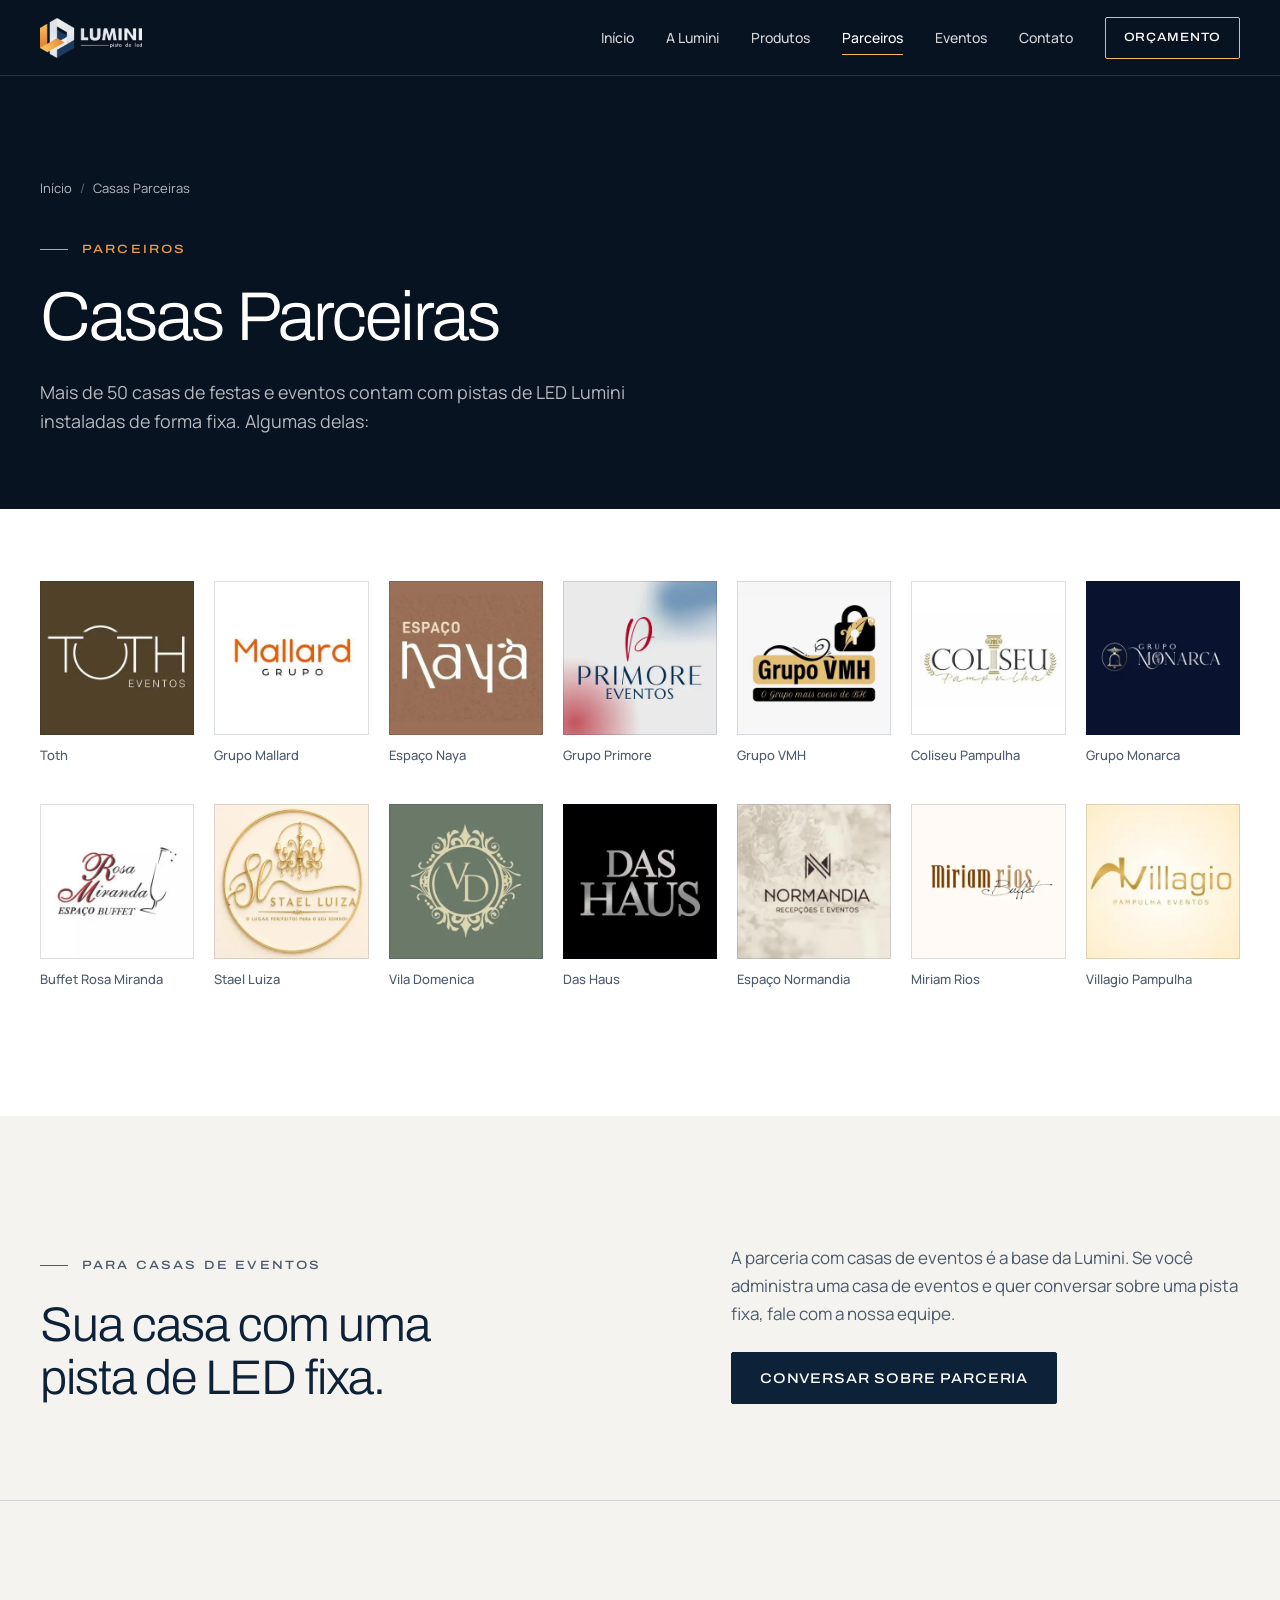
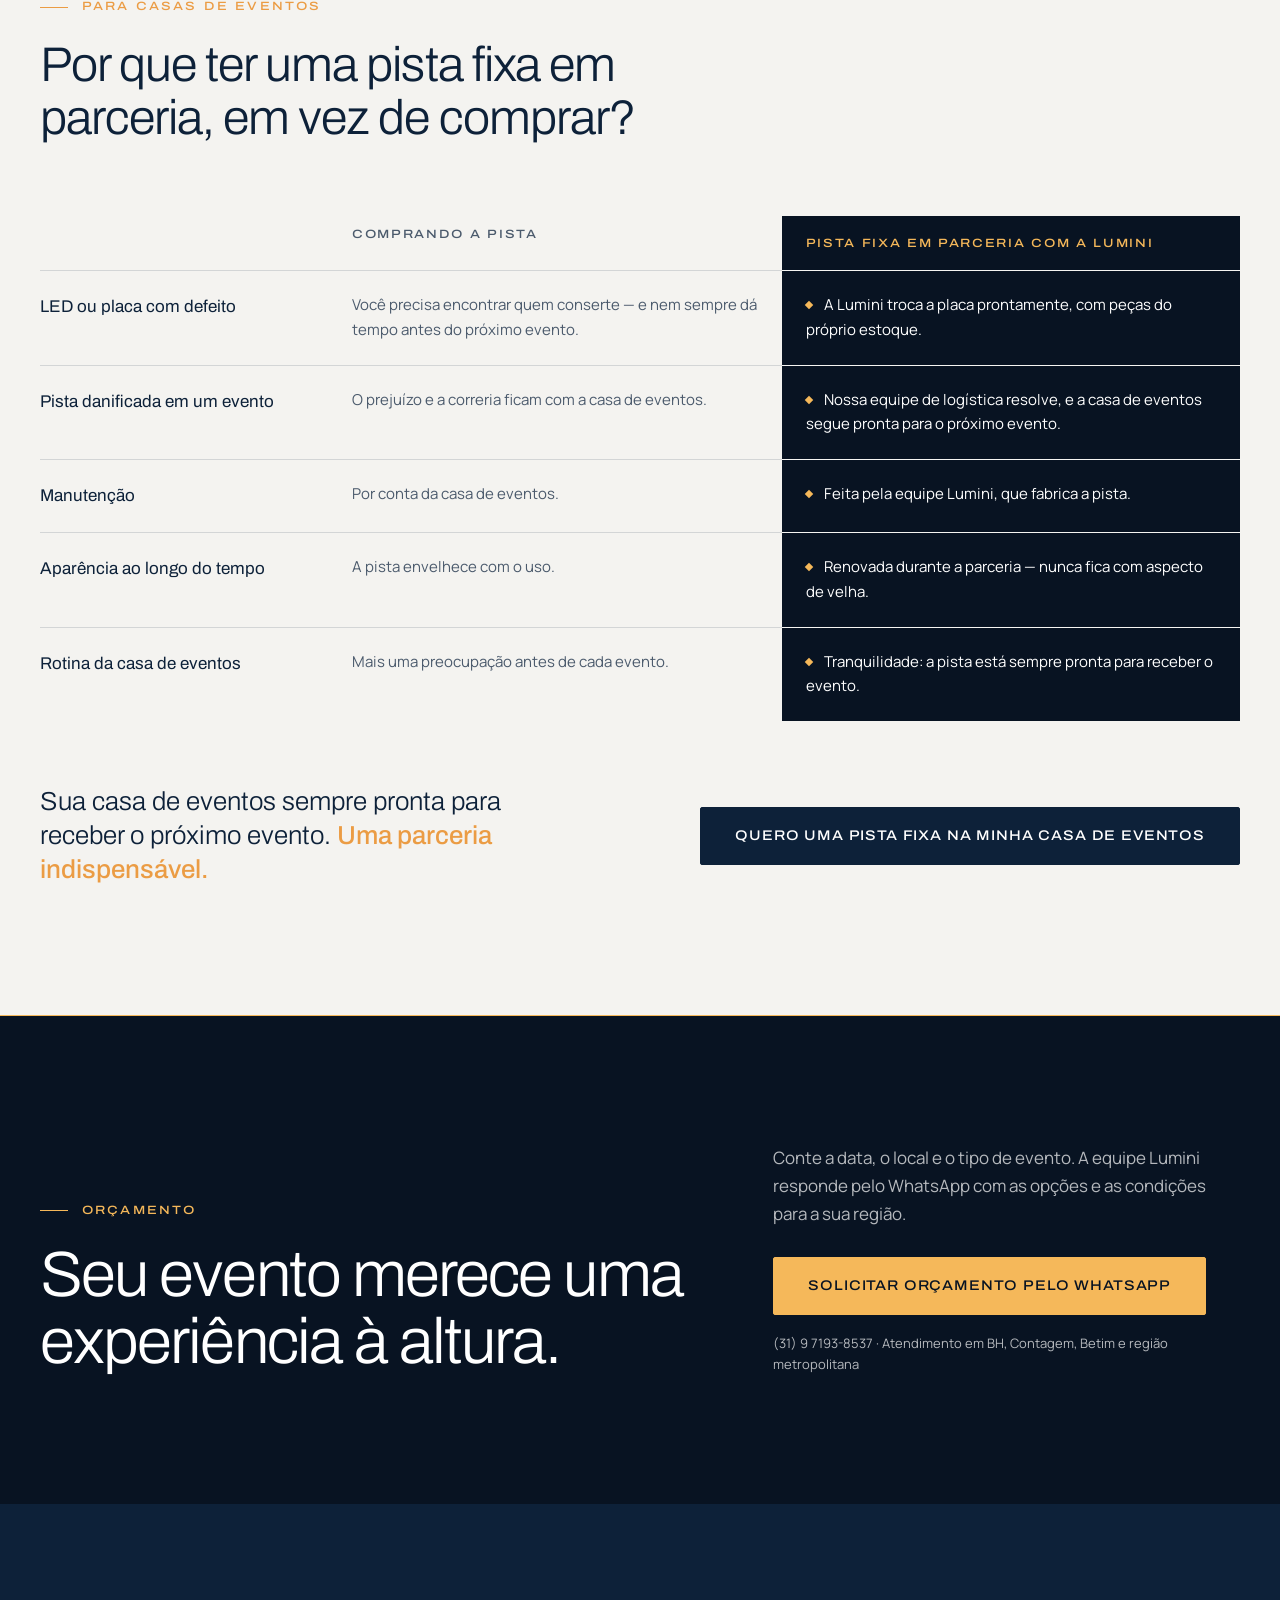
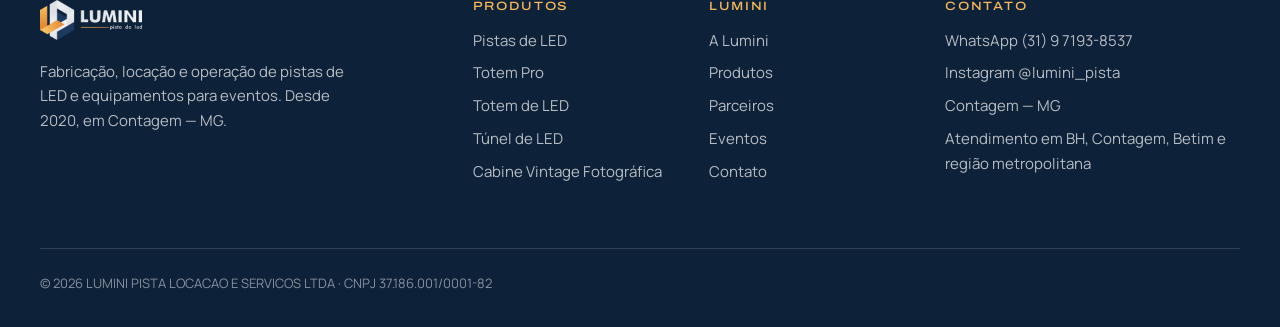
<file: public/parceiros/index.html>
<!doctype html>
<html lang="pt-BR">
<head>
<meta charset="utf-8">
<meta name="viewport" content="width=device-width, initial-scale=1">
<title>Casas Parceiras — casas de eventos com pista de LED Lumini | Lumini</title>
<meta name="description" content="Casas de eventos parceiras da Lumini em Belo Horizonte e região: Toth, Grupo Mallard, Espaço Naya, Grupo Primore, Grupo VMH, Coliseu Pampulha e outras com pistas de LED fixas.">
<link rel="canonical" href="https://luminipista.com.br/parceiros/">
<meta name="robots" content="index, follow, max-image-preview:large">
<meta name="theme-color" content="#081322">
<!-- Google Search Console: preencher tracking.searchConsoleVerification em src/data/site.js (opcional) -->
<meta property="og:type" content="website">
<meta property="og:locale" content="pt_BR">
<meta property="og:site_name" content="Lumini Pista de LED">
<meta property="og:title" content="Casas Parceiras — casas de eventos com pista de LED Lumini | Lumini">
<meta property="og:description" content="Casas de eventos parceiras da Lumini em Belo Horizonte e região: Toth, Grupo Mallard, Espaço Naya, Grupo Primore, Grupo VMH, Coliseu Pampulha e outras com pistas de LED fixas.">
<meta property="og:url" content="https://luminipista.com.br/parceiros/">
<meta property="og:image" content="https://luminipista.com.br/assets/img/marca/og-lumini.jpg">
<meta property="og:image:width" content="1200">
<meta property="og:image:height" content="630">
<meta name="twitter:card" content="summary_large_image">
<link rel="icon" href="../assets/img/marca/favicon-48.png" type="image/png" sizes="48x48">
<link rel="apple-touch-icon" href="../assets/img/marca/apple-touch-icon.png">
<link rel="preconnect" href="https://fonts.googleapis.com">
<link rel="preconnect" href="https://fonts.gstatic.com" crossorigin>
<link rel="stylesheet" href="https://fonts.googleapis.com/css2?family=Archivo:wdth,wght@100..125,300..700&family=Manrope:wght@400;500;600&display=swap">
<link rel="stylesheet" href="../assets/css/style.css?v=53683136">
<script type="application/ld+json">{"@context":"https://schema.org","@type":"BreadcrumbList","itemListElement":[{"@type":"ListItem","position":1,"name":"Início","item":"https://luminipista.com.br/"},{"@type":"ListItem","position":2,"name":"Casas Parceiras","item":"https://luminipista.com.br/parceiros/"}]}</script>
<script async src="https://www.googletagmanager.com/gtag/js?id=AW-11218835567"></script>
<script>window.dataLayer=window.dataLayer||[];function gtag(){dataLayer.push(arguments);}gtag('js',new Date());gtag('config','AW-11218835567');</script>
<script>!function(f,b,e,v,n,t,s){if(f.fbq)return;n=f.fbq=function(){n.callMethod?n.callMethod.apply(n,arguments):n.queue.push(arguments)};if(!f._fbq)f._fbq=n;n.push=n;n.loaded=!0;n.version='2.0';n.queue=[];t=b.createElement(e);t.async=!0;t.src=v;s=b.getElementsByTagName(e)[0];s.parentNode.insertBefore(t,s)}(window,document,'script','https://connect.facebook.net/en_US/fbevents.js');fbq('init','2143955416549744');fbq('track','PageView');</script>
</head>
<body class="">
<noscript><img height="1" width="1" style="display:none" alt="" src="https://www.facebook.com/tr?id=2143955416549744&ev=PageView&noscript=1"></noscript>

<a class="skip" href="#conteudo">Pular para o conteúdo</a>
<header class="site-header" data-header>
  <div class="wrap site-header__inner">
    <a class="brand" href="../" aria-label="Lumini Pista de LED — página inicial"><img src="../assets/img/marca/logo-lumini.png" alt="Lumini Pista de LED" width="102" height="40"></a>
    <nav class="nav" id="menu" aria-label="Menu principal">
      <ul class="nav__list">
        <li><a href="../">Início</a></li><li><a href="../a-lumini/">A Lumini</a></li><li><a href="../produtos/">Produtos</a></li><li><a href="../parceiros/" aria-current="page">Parceiros</a></li><li><a href="../eventos/">Eventos</a></li><li><a href="../contato/">Contato</a></li>
      </ul>
      <div class="nav__mobile-extra">
        <a class="btn btn--gold btn--block" href="https://wa.me/5531971938537?text=Ol%C3%A1!%20Vim%20do%20site%20e%20gostaria%20de%20solicitar%20um%20or%C3%A7amento%20para%20meu%20evento." target="_blank" rel="noopener" data-wa data-product="geral" data-product-name="Orçamento geral" data-placement="menu">Solicitar orçamento</a>
        <p class="nav__contact">WhatsApp (31) 9 7193-8537<br>@lumini_pista</p>
      </div>
    </nav>
    <a class="btn btn--outline btn--sm site-header__cta" href="https://wa.me/5531971938537?text=Ol%C3%A1!%20Vim%20do%20site%20e%20gostaria%20de%20solicitar%20um%20or%C3%A7amento%20para%20meu%20evento." target="_blank" rel="noopener" data-wa data-product="geral" data-product-name="Orçamento geral" data-placement="header">Orçamento</a>
    <button class="nav-toggle" type="button" aria-controls="menu" aria-expanded="false" data-nav-toggle>
      <span class="nav-toggle__bar"></span><span class="nav-toggle__bar"></span>
      <span class="visually-hidden">Abrir menu</span>
    </button>
  </div>
</header>
<main id="conteudo">


<section class="page-head">
  <div class="wrap">
    
<nav class="crumbs" aria-label="Você está em">
  <ol>
    <li><a href="../">Início</a></li>
    <li aria-current="page">Casas Parceiras</li>
  </ol>
</nav>
    <p class="eyebrow">Parceiros</p>
    <h1 class="page-head__title">Casas Parceiras</h1>
    <p class="page-head__lead">Mais de 50 casas de festas e eventos contam com pistas de LED Lumini instaladas de forma fixa. Algumas delas:</p>
  </div>
</section>
<section class="section section--tight">
  <div class="wrap">
    <ul class="partners" role="list">
  <li class="partners__item"><img src="../assets/img/parceiros/toth.webp" alt="Logo Toth" width="180" height="180" loading="lazy" decoding="async"><span>Toth</span></li><li class="partners__item"><img src="../assets/img/parceiros/grupo-mallard.webp" alt="Logo Grupo Mallard" width="180" height="180" loading="lazy" decoding="async"><span>Grupo Mallard</span></li><li class="partners__item"><img src="../assets/img/parceiros/espaco-naya.webp" alt="Logo Espaço Naya" width="180" height="180" loading="lazy" decoding="async"><span>Espaço Naya</span></li><li class="partners__item"><img src="../assets/img/parceiros/grupo-primore.webp" alt="Logo Grupo Primore" width="180" height="180" loading="lazy" decoding="async"><span>Grupo Primore</span></li><li class="partners__item"><img src="../assets/img/parceiros/grupo-vmh.webp" alt="Logo Grupo VMH" width="180" height="180" loading="lazy" decoding="async"><span>Grupo VMH</span></li><li class="partners__item"><img src="../assets/img/parceiros/coliseu-pampulha.webp" alt="Logo Coliseu Pampulha" width="180" height="180" loading="lazy" decoding="async"><span>Coliseu Pampulha</span></li><li class="partners__item"><img src="../assets/img/parceiros/grupo-monarca.webp" alt="Logo Grupo Monarca" width="180" height="180" loading="lazy" decoding="async"><span>Grupo Monarca</span></li><li class="partners__item"><img src="../assets/img/parceiros/buffet-rosa-miranda.webp" alt="Logo Buffet Rosa Miranda" width="180" height="180" loading="lazy" decoding="async"><span>Buffet Rosa Miranda</span></li><li class="partners__item"><img src="../assets/img/parceiros/stael-luiza.webp" alt="Logo Stael Luiza" width="180" height="180" loading="lazy" decoding="async"><span>Stael Luiza</span></li><li class="partners__item"><img src="../assets/img/parceiros/vila-domenica.webp" alt="Logo Vila Domenica" width="180" height="180" loading="lazy" decoding="async"><span>Vila Domenica</span></li><li class="partners__item"><img src="../assets/img/parceiros/das-haus.webp" alt="Logo Das Haus" width="180" height="180" loading="lazy" decoding="async"><span>Das Haus</span></li><li class="partners__item"><img src="../assets/img/parceiros/espaco-normandia.webp" alt="Logo Espaço Normandia" width="180" height="180" loading="lazy" decoding="async"><span>Espaço Normandia</span></li><li class="partners__item"><img src="../assets/img/parceiros/miriam-rios.webp" alt="Logo Miriam Rios" width="180" height="180" loading="lazy" decoding="async"><span>Miriam Rios</span></li><li class="partners__item"><img src="../assets/img/parceiros/villagio-pampulha.webp" alt="Logo Villagio Pampulha" width="180" height="180" loading="lazy" decoding="async"><span>Villagio Pampulha</span></li>
</ul>
  </div>
</section>
<section class="section section--paper">
  <div class="wrap partner-cta">
    <div>
      <p class="eyebrow">Para casas de eventos</p>
      <h2 class="section-head__title">Sua casa com uma pista de LED fixa.</h2>
    </div>
    <div>
      <p>A parceria com casas de eventos é a base da Lumini. Se você administra uma casa de eventos e quer conversar sobre uma pista fixa, fale com a nossa equipe.</p>
      <a class="btn btn--dark" href="https://wa.me/5531971938537?text=Ol%C3%A1!%20Vim%20do%20site%20e%20gostaria%20de%20conversar%20sobre%20parceria%20para%20minha%20casa%20de%20eventos." target="_blank" rel="noopener" data-wa data-product="parceria" data-product-name="Parceria — casa de eventos" data-placement="parceiros" data-direct>Conversar sobre parceria</a>
    </div>
  </div>
  <div class="wrap compare-block" aria-labelledby="compare-title">
    <div class="section-head">
      <div>
        <p class="eyebrow">Para casas de eventos</p>
        <h2 id="compare-title" class="section-head__title">Por que ter uma pista fixa em parceria, em vez de comprar?</h2>
      </div>
    </div>
    <table class="compare">
      <caption class="visually-hidden">Comparação entre comprar uma pista de LED e ter uma pista fixa em parceria com a Lumini</caption>
      <thead>
        <tr>
          <td></td>
          <th scope="col">Comprando a pista</th>
          <th scope="col" class="compare__lumini">Pista fixa em parceria com a Lumini</th>
        </tr>
      </thead>
      <tbody>
        <tr>
          <th scope="row">LED ou placa com defeito</th>
          <td data-label="Comprando a pista">Você precisa encontrar quem conserte — e nem sempre dá tempo antes do próximo evento.</td>
          <td data-label="Pista fixa Lumini">A Lumini troca a placa prontamente, com peças do próprio estoque.</td>
        </tr>
        <tr>
          <th scope="row">Pista danificada em um evento</th>
          <td data-label="Comprando a pista">O prejuízo e a correria ficam com a casa de eventos.</td>
          <td data-label="Pista fixa Lumini">Nossa equipe de logística resolve, e a casa de eventos segue pronta para o próximo evento.</td>
        </tr>
        <tr>
          <th scope="row">Manutenção</th>
          <td data-label="Comprando a pista">Por conta da casa de eventos.</td>
          <td data-label="Pista fixa Lumini">Feita pela equipe Lumini, que fabrica a pista.</td>
        </tr>
        <tr>
          <th scope="row">Aparência ao longo do tempo</th>
          <td data-label="Comprando a pista">A pista envelhece com o uso.</td>
          <td data-label="Pista fixa Lumini">Renovada durante a parceria — nunca fica com aspecto de velha.</td>
        </tr>
        <tr>
          <th scope="row">Rotina da casa de eventos</th>
          <td data-label="Comprando a pista">Mais uma preocupação antes de cada evento.</td>
          <td data-label="Pista fixa Lumini">Tranquilidade: a pista está sempre pronta para receber o evento.</td>
        </tr>
      </tbody>
    </table>
    <div class="compare-cta">
      <p class="compare-cta__text">Sua casa de eventos sempre pronta para receber o próximo evento. <strong>Uma parceria indispensável.</strong></p>
      <a class="btn btn--dark btn--lg" href="https://wa.me/5531971938537?text=Ol%C3%A1!%20Vim%20do%20site%20e%20gostaria%20de%20conversar%20sobre%20uma%20pista%20de%20LED%20fixa%20em%20parceria%20para%20minha%20casa%20de%20eventos." target="_blank" rel="noopener" data-wa data-product="parceria" data-product-name="Parceria — casa de eventos" data-placement="parceiros_comparacao" data-direct>Quero uma pista fixa na minha casa de eventos</a>
    </div>
  </div>
</section>

<section class="final-cta" aria-labelledby="cta-final">
  <div class="wrap final-cta__inner">
    <div>
      <p class="eyebrow">Orçamento</p>
      <h2 id="cta-final" class="final-cta__title">Seu evento merece uma experiência à altura.</h2>
    </div>
    <div class="final-cta__side">
      <p>Conte a data, o local e o tipo de evento. A equipe Lumini responde pelo WhatsApp com as opções e as condições para a sua região.</p>
      <a class="btn btn--gold btn--lg" href="https://wa.me/5531971938537?text=Ol%C3%A1!%20Vim%20do%20site%20e%20gostaria%20de%20solicitar%20um%20or%C3%A7amento%20para%20meu%20evento." target="_blank" rel="noopener" data-wa data-product="geral" data-product-name="Orçamento geral" data-placement="cta_final">Solicitar orçamento pelo WhatsApp</a>
      <p class="final-cta__meta">(31) 9 7193-8537 · Atendimento em BH, Contagem, Betim e região metropolitana</p>
    </div>
  </div>
</section>

</main>

<footer class="site-footer">
  <div class="wrap">
    <div class="site-footer__top">
      <div class="site-footer__brand">
        <a class="brand" href="../"><img src="../assets/img/marca/logo-lumini.png" alt="Lumini Pista de LED" width="102" height="40"></a>
        <p>Fabricação, locação e operação de pistas de LED e equipamentos para eventos. Desde 2020, em Contagem — MG.</p>
      </div>
      <div class="site-footer__col">
        <h2 class="site-footer__title">Produtos</h2>
        <ul><li><a href="../produtos/pista-de-led/">Pistas de LED</a></li><li><a href="../produtos/totem-pro/">Totem Pro</a></li><li><a href="../produtos/totem-de-led/">Totem de LED</a></li><li><a href="../produtos/tunel-de-led/">Túnel de LED</a></li><li><a href="../produtos/cabine-vintage/">Cabine Vintage Fotográfica</a></li></ul>
      </div>
      <div class="site-footer__col">
        <h2 class="site-footer__title">Lumini</h2>
        <ul><li><a href="../a-lumini/">A Lumini</a></li><li><a href="../produtos/">Produtos</a></li><li><a href="../parceiros/">Parceiros</a></li><li><a href="../eventos/">Eventos</a></li><li><a href="../contato/">Contato</a></li></ul>
      </div>
      <div class="site-footer__col">
        <h2 class="site-footer__title">Contato</h2>
        <ul>
          <li><a href="https://wa.me/5531971938537?text=Ol%C3%A1!%20Vim%20do%20site%20e%20gostaria%20de%20solicitar%20um%20or%C3%A7amento%20para%20meu%20evento." target="_blank" rel="noopener" data-wa data-product="geral" data-product-name="Orçamento geral" data-placement="footer" data-direct>WhatsApp (31) 9 7193-8537</a></li>
          <li><a href="https://www.instagram.com/lumini_pista/" target="_blank" rel="noopener">Instagram @lumini_pista</a></li>
          <li>Contagem — MG</li>
          <li>Atendimento em BH, Contagem, Betim e região metropolitana</li>
        </ul>
      </div>
    </div>
    <div class="site-footer__bottom">
      <p>© <span data-year>2026</span> LUMINI PISTA LOCACAO E SERVICOS LTDA · CNPJ 37.186.001/0001-82</p>
    </div>
  </div>
</footer>

<dialog class="quote-modal" data-quote-modal aria-labelledby="quote-modal-title">
  <form class="quote-modal__form" data-quote-form data-placement="popup" method="dialog">
    <button class="quote-modal__close" type="button" data-quote-close aria-label="Fechar">×</button>
    <p class="eyebrow">Orçamento pelo WhatsApp</p>
    <h2 id="quote-modal-title" class="quote-modal__title">Conte sobre o seu evento</h2>
    <p class="quote-modal__lead">Preencha os dados e a mensagem já chega pronta no WhatsApp da Lumini.</p>
    
      <div class="field">
        <label for="m-nome">Nome completo</label>
        <input id="m-nome" name="nome" type="text" autocomplete="name" required maxlength="80" placeholder="Seu nome e sobrenome">
      </div>
      <div class="field">
        <label for="m-produto">Equipamento</label>
        <select id="m-produto" name="produto">
          <option value="" data-product="geral" data-name="Orçamento geral">Ainda não sei / mais de um</option>
          <optgroup label="Pista de LED"><option value="de Pista de LED" data-product="pista_de_led" data-name="Pista de LED">Pista de LED — qualquer modelo</option><option value="de Pista de LED modelo Infinity" data-product="pista_de_led" data-variation="infinity" data-name="Pista de LED — Pista Infinity">Pista Infinity</option><option value="de Pista de LED modelo Galaxy" data-product="pista_de_led" data-variation="galaxy" data-name="Pista de LED — Pista Galaxy">Pista Galaxy</option><option value="de Pista de LED modelo Paris Light Way" data-product="pista_de_led" data-variation="paris_light_way" data-name="Pista de LED — Pista Paris Light Way">Pista Paris Light Way</option><option value="de Pista de LED modelo Paris Black" data-product="pista_de_led" data-variation="paris_black" data-name="Pista de LED — Pista Paris Black">Pista Paris Black</option></optgroup><option value="de Totem Pro" data-product="totem_pro" data-name="Totem Pro">Totem Pro</option><option value="de Totem de LED" data-product="totem_de_led" data-name="Totem de LED">Totem de LED</option><option value="de Túnel de LED" data-product="tunel_de_led" data-name="Túnel de LED">Túnel de LED</option><option value="da Cabine Vintage" data-product="cabine_vintage" data-name="Cabine Vintage Fotográfica">Cabine Vintage Fotográfica</option>
        </select>
      </div>
      <div class="field">
        <label for="m-evento">Tipo de evento</label>
        <select id="m-evento" name="evento" required>
          <option value="">Selecione</option>
          <option>Casamentos</option><option>Formaturas</option><option>15 anos</option><option>Aniversários</option><option>Eventos corporativos</option><option>Festas</option><option>Outros eventos</option>
        </select>
      </div>
      <div class="field-row">
        <div class="field">
          <label for="m-data">Data do evento</label>
          <input id="m-data" name="data" type="date">
        </div>
        <div class="field">
          <label for="m-local">Local do evento</label>
          <input id="m-local" name="local" type="text" autocomplete="address-level2" placeholder="Espaço e cidade" required maxlength="120">
        </div>
      </div>
    <button class="btn btn--gold btn--lg btn--block" type="submit">Enviar pelo WhatsApp</button>
  </form>
</dialog>
<div class="sticky-cta" data-sticky-cta>
  <a class="btn btn--gold btn--block" href="https://wa.me/5531971938537?text=Ol%C3%A1!%20Vim%20do%20site%20e%20gostaria%20de%20solicitar%20um%20or%C3%A7amento%20para%20meu%20evento." target="_blank" rel="noopener" data-wa data-product="geral" data-product-name="Orçamento geral" data-placement="sticky_mobile">Solicitar orçamento pelo WhatsApp</a>
</div>
<script>window.LUMINI={"whatsapp":"5531971938537","metaPixelId":"2143955416549744","googleAds":{"id":"AW-11218835567","label":"PY6MCN3Kj40dEO-wx-Up","sendTo":"AW-11218835567/PY6MCN3Kj40dEO-wx-Up"},"ga4":null,"gtm":null};</script>
<script src="../assets/js/tracking.js?v=53683136" defer></script>
<script src="../assets/js/main.js?v=53683136" defer></script>
</body>
</html>
</file>
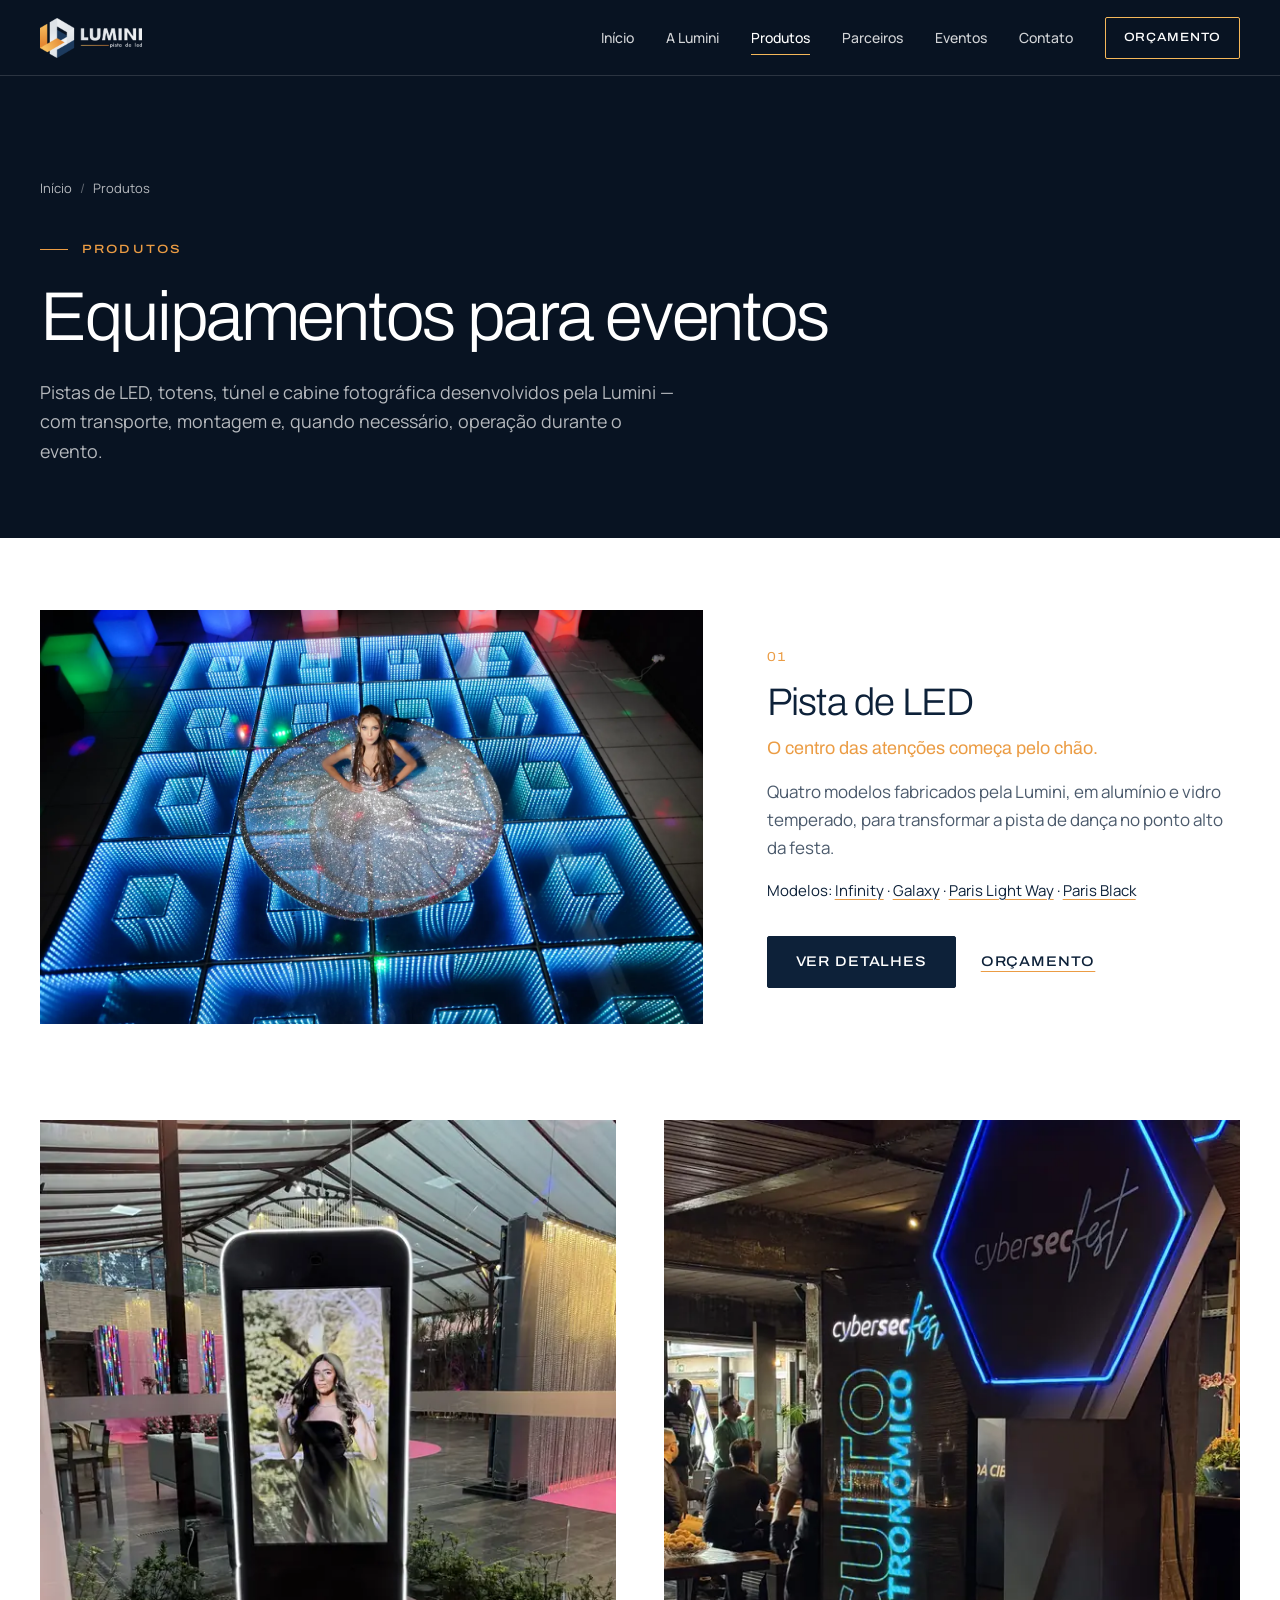
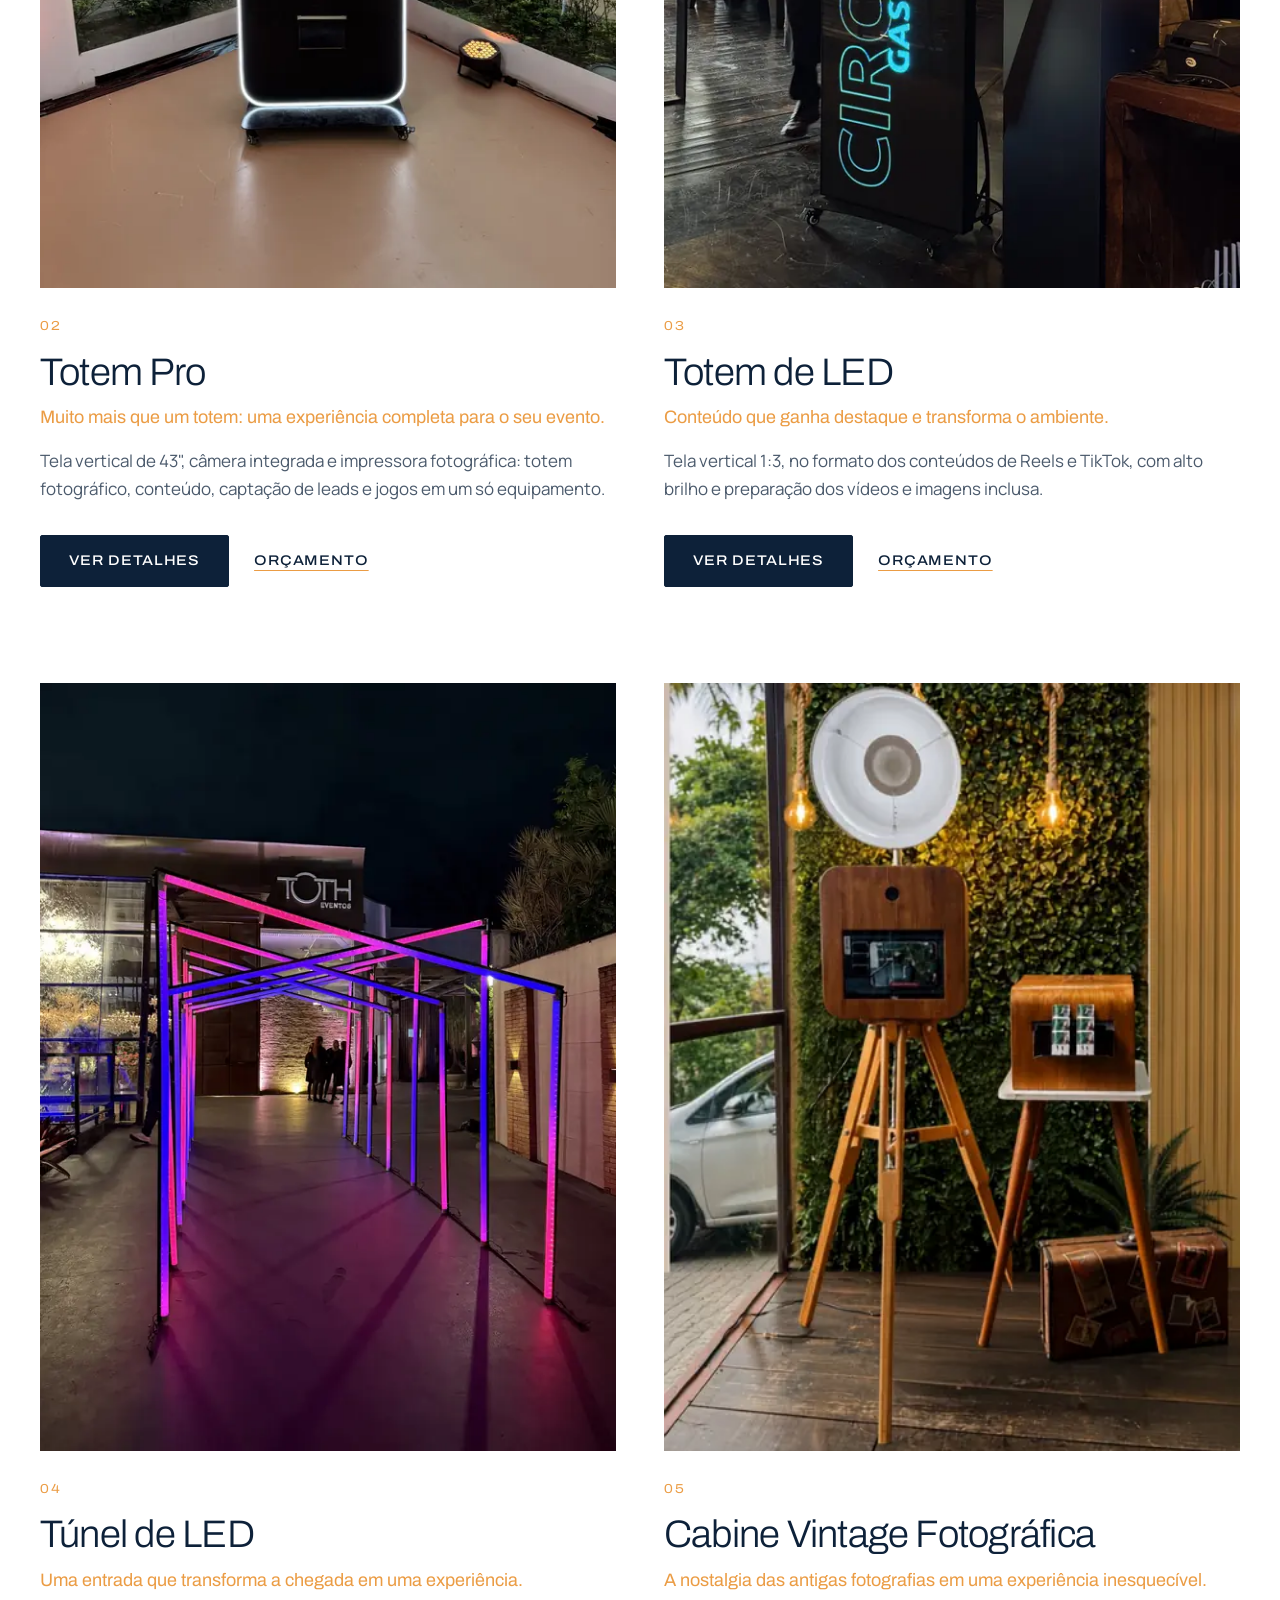
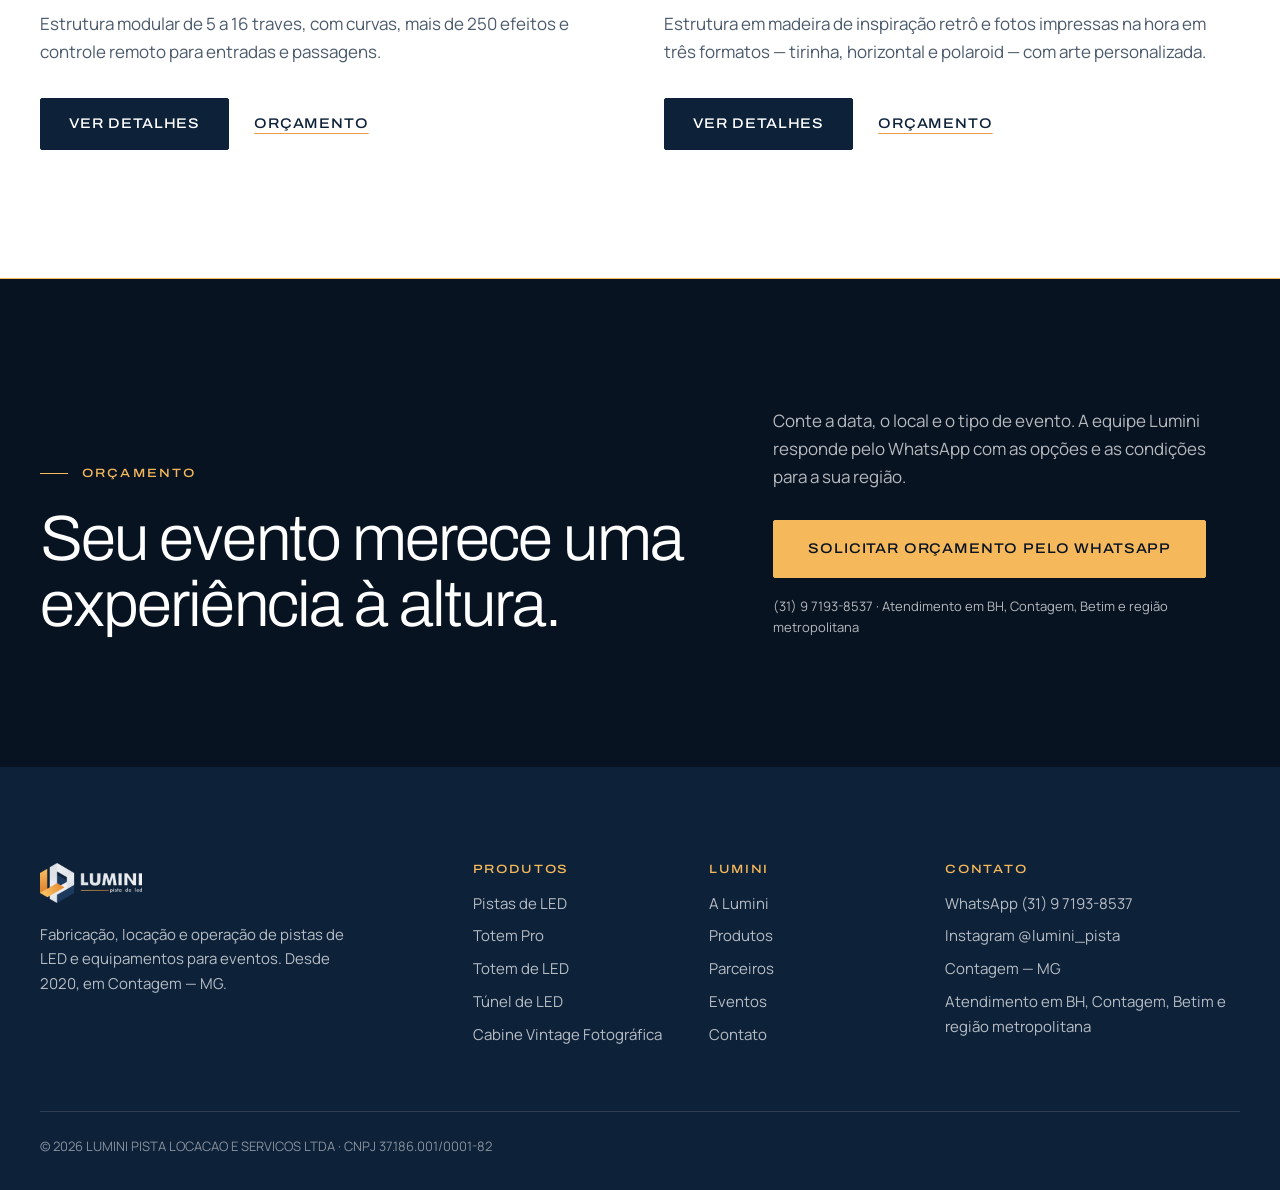
<file: public/produtos/index.html>
<!doctype html>
<html lang="pt-BR">
<head>
<meta charset="utf-8">
<meta name="viewport" content="width=device-width, initial-scale=1">
<title>Produtos — pista de LED, totens, túnel e cabine para eventos | Lumini</title>
<meta name="description" content="Conheça os equipamentos Lumini: Pista de LED (Infinity, Galaxy, Paris Light Way e Paris Black), Totem Pro, Totem de LED, Túnel de LED e Cabine Vintage Fotográfica.">
<link rel="canonical" href="https://luminipista.com.br/produtos/">
<meta name="robots" content="index, follow, max-image-preview:large">
<meta name="theme-color" content="#081322">
<!-- Google Search Console: preencher tracking.searchConsoleVerification em src/data/site.js (opcional) -->
<meta property="og:type" content="website">
<meta property="og:locale" content="pt_BR">
<meta property="og:site_name" content="Lumini Pista de LED">
<meta property="og:title" content="Produtos — pista de LED, totens, túnel e cabine para eventos | Lumini">
<meta property="og:description" content="Conheça os equipamentos Lumini: Pista de LED (Infinity, Galaxy, Paris Light Way e Paris Black), Totem Pro, Totem de LED, Túnel de LED e Cabine Vintage Fotográfica.">
<meta property="og:url" content="https://luminipista.com.br/produtos/">
<meta property="og:image" content="https://luminipista.com.br/assets/img/marca/og-lumini.jpg">
<meta property="og:image:width" content="1200">
<meta property="og:image:height" content="630">
<meta name="twitter:card" content="summary_large_image">
<link rel="icon" href="../assets/img/marca/favicon-48.png" type="image/png" sizes="48x48">
<link rel="apple-touch-icon" href="../assets/img/marca/apple-touch-icon.png">
<link rel="preconnect" href="https://fonts.googleapis.com">
<link rel="preconnect" href="https://fonts.gstatic.com" crossorigin>
<link rel="stylesheet" href="https://fonts.googleapis.com/css2?family=Archivo:wdth,wght@100..125,300..700&family=Manrope:wght@400;500;600&display=swap">
<link rel="stylesheet" href="../assets/css/style.css?v=53683136">
<script type="application/ld+json">{"@context":"https://schema.org","@type":"BreadcrumbList","itemListElement":[{"@type":"ListItem","position":1,"name":"Início","item":"https://luminipista.com.br/"},{"@type":"ListItem","position":2,"name":"Produtos","item":"https://luminipista.com.br/produtos/"}]}</script>
<script type="application/ld+json">{"@context":"https://schema.org","@type":"ItemList","itemListElement":[{"@type":"ListItem","position":1,"name":"Pista de LED","url":"https://luminipista.com.br/produtos/pista-de-led/"},{"@type":"ListItem","position":2,"name":"Totem Pro","url":"https://luminipista.com.br/produtos/totem-pro/"},{"@type":"ListItem","position":3,"name":"Totem de LED","url":"https://luminipista.com.br/produtos/totem-de-led/"},{"@type":"ListItem","position":4,"name":"Túnel de LED","url":"https://luminipista.com.br/produtos/tunel-de-led/"},{"@type":"ListItem","position":5,"name":"Cabine Vintage Fotográfica","url":"https://luminipista.com.br/produtos/cabine-vintage/"}]}</script>
<script async src="https://www.googletagmanager.com/gtag/js?id=AW-11218835567"></script>
<script>window.dataLayer=window.dataLayer||[];function gtag(){dataLayer.push(arguments);}gtag('js',new Date());gtag('config','AW-11218835567');</script>
<script>!function(f,b,e,v,n,t,s){if(f.fbq)return;n=f.fbq=function(){n.callMethod?n.callMethod.apply(n,arguments):n.queue.push(arguments)};if(!f._fbq)f._fbq=n;n.push=n;n.loaded=!0;n.version='2.0';n.queue=[];t=b.createElement(e);t.async=!0;t.src=v;s=b.getElementsByTagName(e)[0];s.parentNode.insertBefore(t,s)}(window,document,'script','https://connect.facebook.net/en_US/fbevents.js');fbq('init','2143955416549744');fbq('track','PageView');</script>
</head>
<body class="">
<noscript><img height="1" width="1" style="display:none" alt="" src="https://www.facebook.com/tr?id=2143955416549744&ev=PageView&noscript=1"></noscript>

<a class="skip" href="#conteudo">Pular para o conteúdo</a>
<header class="site-header" data-header>
  <div class="wrap site-header__inner">
    <a class="brand" href="../" aria-label="Lumini Pista de LED — página inicial"><img src="../assets/img/marca/logo-lumini.png" alt="Lumini Pista de LED" width="102" height="40"></a>
    <nav class="nav" id="menu" aria-label="Menu principal">
      <ul class="nav__list">
        <li><a href="../">Início</a></li><li><a href="../a-lumini/">A Lumini</a></li><li><a href="../produtos/" aria-current="page">Produtos</a></li><li><a href="../parceiros/">Parceiros</a></li><li><a href="../eventos/">Eventos</a></li><li><a href="../contato/">Contato</a></li>
      </ul>
      <div class="nav__mobile-extra">
        <a class="btn btn--gold btn--block" href="https://wa.me/5531971938537?text=Ol%C3%A1!%20Vim%20do%20site%20e%20gostaria%20de%20solicitar%20um%20or%C3%A7amento%20para%20meu%20evento." target="_blank" rel="noopener" data-wa data-product="geral" data-product-name="Orçamento geral" data-placement="menu">Solicitar orçamento</a>
        <p class="nav__contact">WhatsApp (31) 9 7193-8537<br>@lumini_pista</p>
      </div>
    </nav>
    <a class="btn btn--outline btn--sm site-header__cta" href="https://wa.me/5531971938537?text=Ol%C3%A1!%20Vim%20do%20site%20e%20gostaria%20de%20solicitar%20um%20or%C3%A7amento%20para%20meu%20evento." target="_blank" rel="noopener" data-wa data-product="geral" data-product-name="Orçamento geral" data-placement="header">Orçamento</a>
    <button class="nav-toggle" type="button" aria-controls="menu" aria-expanded="false" data-nav-toggle>
      <span class="nav-toggle__bar"></span><span class="nav-toggle__bar"></span>
      <span class="visually-hidden">Abrir menu</span>
    </button>
  </div>
</header>
<main id="conteudo">


<section class="page-head">
  <div class="wrap">
    
<nav class="crumbs" aria-label="Você está em">
  <ol>
    <li><a href="../">Início</a></li>
    <li aria-current="page">Produtos</li>
  </ol>
</nav>
    <p class="eyebrow">Produtos</p>
    <h1 class="page-head__title">Equipamentos para eventos</h1>
    <p class="page-head__lead">Pistas de LED, totens, túnel e cabine fotográfica desenvolvidos pela Lumini — com transporte, montagem e, quando necessário, operação durante o evento.</p>
  </div>
</section>
<section class="section section--tight">
  <div class="wrap catalog">
    
    <article class="catalog__item catalog__item--lead">
      <a class="catalog__media" href="pista-de-led/" tabindex="-1" aria-hidden="true">
        <figure class="media " style="aspect-ratio:16/10"><img src="../assets/img/produtos/pista-de-led/capa-800.webp" srcset="../assets/img/produtos/pista-de-led/capa-800.webp 800w, ../assets/img/produtos/pista-de-led/capa-1600.webp 1600w" sizes="100vw" alt="Debutante com vestido brilhante no centro de uma Pista de LED Infinity" width="6400" height="4000" loading="lazy" decoding="async"></figure>
      </a>
      <div class="catalog__body">
        <p class="index-label">01</p>
        <h2 class="catalog__title"><a href="pista-de-led/">Pista de LED</a></h2>
        <p class="catalog__tagline">O centro das atenções começa pelo chão.</p>
        <p>Quatro modelos fabricados pela Lumini, em alumínio e vidro temperado, para transformar a pista de dança no ponto alto da festa.</p>
        <p class="catalog__models">Modelos: <a href="pista-de-led/#infinity">Infinity</a> · <a href="pista-de-led/#galaxy">Galaxy</a> · <a href="pista-de-led/#paris-light-way">Paris Light Way</a> · <a href="pista-de-led/#paris-black">Paris Black</a></p>
        <div class="actions">
          <a class="btn btn--dark" href="pista-de-led/">Ver detalhes</a>
          <a class="btn btn--text" href="https://wa.me/5531971938537?text=Ol%C3%A1!%20Vim%20do%20site%20e%20gostaria%20de%20solicitar%20um%20or%C3%A7amento%20de%20Pista%20de%20LED%20para%20meu%20evento." target="_blank" rel="noopener" data-wa data-product="pista_de_led" data-product-name="Pista de LED" data-placement="catalogo">Orçamento</a>
        </div>
      </div>
    </article>
    <article class="catalog__item">
      <a class="catalog__media" href="totem-pro/" tabindex="-1" aria-hidden="true">
        <figure class="media " style="aspect-ratio:3/4"><img src="../assets/img/produtos/totem-pro/capa-800.webp" srcset="../assets/img/produtos/totem-pro/capa-800.webp 800w, ../assets/img/produtos/totem-pro/capa-1600.webp 1600w" sizes="(min-width: 900px) 50vw, 100vw" alt="Totem Pro com tela vertical de 43 polegadas e moldura iluminada em evento" width="1200" height="1600" style="object-position:50% 68%" loading="lazy" decoding="async"></figure>
      </a>
      <div class="catalog__body">
        <p class="index-label">02</p>
        <h2 class="catalog__title"><a href="totem-pro/">Totem Pro</a></h2>
        <p class="catalog__tagline">Muito mais que um totem: uma experiência completa para o seu evento.</p>
        <p>Tela vertical de 43&quot;, câmera integrada e impressora fotográfica: totem fotográfico, conteúdo, captação de leads e jogos em um só equipamento.</p>
        
        <div class="actions">
          <a class="btn btn--dark" href="totem-pro/">Ver detalhes</a>
          <a class="btn btn--text" href="https://wa.me/5531971938537?text=Ol%C3%A1!%20Vim%20do%20site%20e%20gostaria%20de%20solicitar%20um%20or%C3%A7amento%20de%20Totem%20Pro%20para%20meu%20evento." target="_blank" rel="noopener" data-wa data-product="totem_pro" data-product-name="Totem Pro" data-placement="catalogo">Orçamento</a>
        </div>
      </div>
    </article>
    <article class="catalog__item">
      <a class="catalog__media" href="totem-de-led/" tabindex="-1" aria-hidden="true">
        <figure class="media " style="aspect-ratio:3/4"><img src="../assets/img/produtos/totem-de-led/capa-800.webp" srcset="../assets/img/produtos/totem-de-led/capa-800.webp 800w, ../assets/img/produtos/totem-de-led/capa-1600.webp 1600w" sizes="(min-width: 900px) 50vw, 100vw" alt="Totem de LED vertical exibindo conteúdo de marca em evento corporativo" width="1200" height="1600" style="object-position:50% 100%" loading="lazy" decoding="async"></figure>
      </a>
      <div class="catalog__body">
        <p class="index-label">03</p>
        <h2 class="catalog__title"><a href="totem-de-led/">Totem de LED</a></h2>
        <p class="catalog__tagline">Conteúdo que ganha destaque e transforma o ambiente.</p>
        <p>Tela vertical 1:3, no formato dos conteúdos de Reels e TikTok, com alto brilho e preparação dos vídeos e imagens inclusa.</p>
        
        <div class="actions">
          <a class="btn btn--dark" href="totem-de-led/">Ver detalhes</a>
          <a class="btn btn--text" href="https://wa.me/5531971938537?text=Ol%C3%A1!%20Vim%20do%20site%20e%20gostaria%20de%20solicitar%20um%20or%C3%A7amento%20de%20Totem%20de%20LED%20para%20meu%20evento." target="_blank" rel="noopener" data-wa data-product="totem_de_led" data-product-name="Totem de LED" data-placement="catalogo">Orçamento</a>
        </div>
      </div>
    </article>
    <article class="catalog__item">
      <a class="catalog__media" href="tunel-de-led/" tabindex="-1" aria-hidden="true">
        <figure class="media " style="aspect-ratio:3/4"><img src="../assets/img/produtos/tunel-de-led/capa-800.webp" srcset="../assets/img/produtos/tunel-de-led/capa-800.webp 800w, ../assets/img/produtos/tunel-de-led/capa-1600.webp 1600w" sizes="(min-width: 900px) 50vw, 100vw" alt="Túnel de LED iluminado na entrada de um evento" width="1200" height="1600" loading="lazy" decoding="async"></figure>
      </a>
      <div class="catalog__body">
        <p class="index-label">04</p>
        <h2 class="catalog__title"><a href="tunel-de-led/">Túnel de LED</a></h2>
        <p class="catalog__tagline">Uma entrada que transforma a chegada em uma experiência.</p>
        <p>Estrutura modular de 5 a 16 traves, com curvas, mais de 250 efeitos e controle remoto para entradas e passagens.</p>
        
        <div class="actions">
          <a class="btn btn--dark" href="tunel-de-led/">Ver detalhes</a>
          <a class="btn btn--text" href="https://wa.me/5531971938537?text=Ol%C3%A1!%20Vim%20do%20site%20e%20gostaria%20de%20solicitar%20um%20or%C3%A7amento%20de%20T%C3%BAnel%20de%20LED%20para%20meu%20evento." target="_blank" rel="noopener" data-wa data-product="tunel_de_led" data-product-name="Túnel de LED" data-placement="catalogo">Orçamento</a>
        </div>
      </div>
    </article>
    <article class="catalog__item">
      <a class="catalog__media" href="cabine-vintage/" tabindex="-1" aria-hidden="true">
        <figure class="media " style="aspect-ratio:3/4"><img src="../assets/img/produtos/cabine-vintage/capa-800.webp" srcset="../assets/img/produtos/cabine-vintage/capa-800.webp 800w, ../assets/img/produtos/cabine-vintage/capa-1600.webp 1600w" sizes="(min-width: 900px) 50vw, 100vw" alt="Cabine Vintage Fotográfica em madeira com flash, tripé e impressora" width="1200" height="1600" style="object-position:50% 62%" loading="lazy" decoding="async"></figure>
      </a>
      <div class="catalog__body">
        <p class="index-label">05</p>
        <h2 class="catalog__title"><a href="cabine-vintage/">Cabine Vintage Fotográfica</a></h2>
        <p class="catalog__tagline">A nostalgia das antigas fotografias em uma experiência inesquecível.</p>
        <p>Estrutura em madeira de inspiração retrô e fotos impressas na hora em três formatos — tirinha, horizontal e polaroid — com arte personalizada.</p>
        
        <div class="actions">
          <a class="btn btn--dark" href="cabine-vintage/">Ver detalhes</a>
          <a class="btn btn--text" href="https://wa.me/5531971938537?text=Ol%C3%A1!%20Vim%20do%20site%20e%20gostaria%20de%20solicitar%20um%20or%C3%A7amento%20da%20Cabine%20Vintage%20para%20meu%20evento." target="_blank" rel="noopener" data-wa data-product="cabine_vintage" data-product-name="Cabine Vintage Fotográfica" data-placement="catalogo">Orçamento</a>
        </div>
      </div>
    </article>
  </div>
</section>

<section class="final-cta" aria-labelledby="cta-final">
  <div class="wrap final-cta__inner">
    <div>
      <p class="eyebrow">Orçamento</p>
      <h2 id="cta-final" class="final-cta__title">Seu evento merece uma experiência à altura.</h2>
    </div>
    <div class="final-cta__side">
      <p>Conte a data, o local e o tipo de evento. A equipe Lumini responde pelo WhatsApp com as opções e as condições para a sua região.</p>
      <a class="btn btn--gold btn--lg" href="https://wa.me/5531971938537?text=Ol%C3%A1!%20Vim%20do%20site%20e%20gostaria%20de%20solicitar%20um%20or%C3%A7amento%20para%20meu%20evento." target="_blank" rel="noopener" data-wa data-product="geral" data-product-name="Orçamento geral" data-placement="cta_final">Solicitar orçamento pelo WhatsApp</a>
      <p class="final-cta__meta">(31) 9 7193-8537 · Atendimento em BH, Contagem, Betim e região metropolitana</p>
    </div>
  </div>
</section>

</main>

<footer class="site-footer">
  <div class="wrap">
    <div class="site-footer__top">
      <div class="site-footer__brand">
        <a class="brand" href="../"><img src="../assets/img/marca/logo-lumini.png" alt="Lumini Pista de LED" width="102" height="40"></a>
        <p>Fabricação, locação e operação de pistas de LED e equipamentos para eventos. Desde 2020, em Contagem — MG.</p>
      </div>
      <div class="site-footer__col">
        <h2 class="site-footer__title">Produtos</h2>
        <ul><li><a href="../produtos/pista-de-led/">Pistas de LED</a></li><li><a href="../produtos/totem-pro/">Totem Pro</a></li><li><a href="../produtos/totem-de-led/">Totem de LED</a></li><li><a href="../produtos/tunel-de-led/">Túnel de LED</a></li><li><a href="../produtos/cabine-vintage/">Cabine Vintage Fotográfica</a></li></ul>
      </div>
      <div class="site-footer__col">
        <h2 class="site-footer__title">Lumini</h2>
        <ul><li><a href="../a-lumini/">A Lumini</a></li><li><a href="../produtos/">Produtos</a></li><li><a href="../parceiros/">Parceiros</a></li><li><a href="../eventos/">Eventos</a></li><li><a href="../contato/">Contato</a></li></ul>
      </div>
      <div class="site-footer__col">
        <h2 class="site-footer__title">Contato</h2>
        <ul>
          <li><a href="https://wa.me/5531971938537?text=Ol%C3%A1!%20Vim%20do%20site%20e%20gostaria%20de%20solicitar%20um%20or%C3%A7amento%20para%20meu%20evento." target="_blank" rel="noopener" data-wa data-product="geral" data-product-name="Orçamento geral" data-placement="footer" data-direct>WhatsApp (31) 9 7193-8537</a></li>
          <li><a href="https://www.instagram.com/lumini_pista/" target="_blank" rel="noopener">Instagram @lumini_pista</a></li>
          <li>Contagem — MG</li>
          <li>Atendimento em BH, Contagem, Betim e região metropolitana</li>
        </ul>
      </div>
    </div>
    <div class="site-footer__bottom">
      <p>© <span data-year>2026</span> LUMINI PISTA LOCACAO E SERVICOS LTDA · CNPJ 37.186.001/0001-82</p>
    </div>
  </div>
</footer>

<dialog class="quote-modal" data-quote-modal aria-labelledby="quote-modal-title">
  <form class="quote-modal__form" data-quote-form data-placement="popup" method="dialog">
    <button class="quote-modal__close" type="button" data-quote-close aria-label="Fechar">×</button>
    <p class="eyebrow">Orçamento pelo WhatsApp</p>
    <h2 id="quote-modal-title" class="quote-modal__title">Conte sobre o seu evento</h2>
    <p class="quote-modal__lead">Preencha os dados e a mensagem já chega pronta no WhatsApp da Lumini.</p>
    
      <div class="field">
        <label for="m-nome">Nome completo</label>
        <input id="m-nome" name="nome" type="text" autocomplete="name" required maxlength="80" placeholder="Seu nome e sobrenome">
      </div>
      <div class="field">
        <label for="m-produto">Equipamento</label>
        <select id="m-produto" name="produto">
          <option value="" data-product="geral" data-name="Orçamento geral">Ainda não sei / mais de um</option>
          <optgroup label="Pista de LED"><option value="de Pista de LED" data-product="pista_de_led" data-name="Pista de LED">Pista de LED — qualquer modelo</option><option value="de Pista de LED modelo Infinity" data-product="pista_de_led" data-variation="infinity" data-name="Pista de LED — Pista Infinity">Pista Infinity</option><option value="de Pista de LED modelo Galaxy" data-product="pista_de_led" data-variation="galaxy" data-name="Pista de LED — Pista Galaxy">Pista Galaxy</option><option value="de Pista de LED modelo Paris Light Way" data-product="pista_de_led" data-variation="paris_light_way" data-name="Pista de LED — Pista Paris Light Way">Pista Paris Light Way</option><option value="de Pista de LED modelo Paris Black" data-product="pista_de_led" data-variation="paris_black" data-name="Pista de LED — Pista Paris Black">Pista Paris Black</option></optgroup><option value="de Totem Pro" data-product="totem_pro" data-name="Totem Pro">Totem Pro</option><option value="de Totem de LED" data-product="totem_de_led" data-name="Totem de LED">Totem de LED</option><option value="de Túnel de LED" data-product="tunel_de_led" data-name="Túnel de LED">Túnel de LED</option><option value="da Cabine Vintage" data-product="cabine_vintage" data-name="Cabine Vintage Fotográfica">Cabine Vintage Fotográfica</option>
        </select>
      </div>
      <div class="field">
        <label for="m-evento">Tipo de evento</label>
        <select id="m-evento" name="evento" required>
          <option value="">Selecione</option>
          <option>Casamentos</option><option>Formaturas</option><option>15 anos</option><option>Aniversários</option><option>Eventos corporativos</option><option>Festas</option><option>Outros eventos</option>
        </select>
      </div>
      <div class="field-row">
        <div class="field">
          <label for="m-data">Data do evento</label>
          <input id="m-data" name="data" type="date">
        </div>
        <div class="field">
          <label for="m-local">Local do evento</label>
          <input id="m-local" name="local" type="text" autocomplete="address-level2" placeholder="Espaço e cidade" required maxlength="120">
        </div>
      </div>
    <button class="btn btn--gold btn--lg btn--block" type="submit">Enviar pelo WhatsApp</button>
  </form>
</dialog>
<div class="sticky-cta" data-sticky-cta>
  <a class="btn btn--gold btn--block" href="https://wa.me/5531971938537?text=Ol%C3%A1!%20Vim%20do%20site%20e%20gostaria%20de%20solicitar%20um%20or%C3%A7amento%20para%20meu%20evento." target="_blank" rel="noopener" data-wa data-product="geral" data-product-name="Orçamento geral" data-placement="sticky_mobile">Solicitar orçamento pelo WhatsApp</a>
</div>
<script>window.LUMINI={"whatsapp":"5531971938537","metaPixelId":"2143955416549744","googleAds":{"id":"AW-11218835567","label":"PY6MCN3Kj40dEO-wx-Up","sendTo":"AW-11218835567/PY6MCN3Kj40dEO-wx-Up"},"ga4":null,"gtm":null};</script>
<script src="../assets/js/tracking.js?v=53683136" defer></script>
<script src="../assets/js/main.js?v=53683136" defer></script>
</body>
</html>
</file>
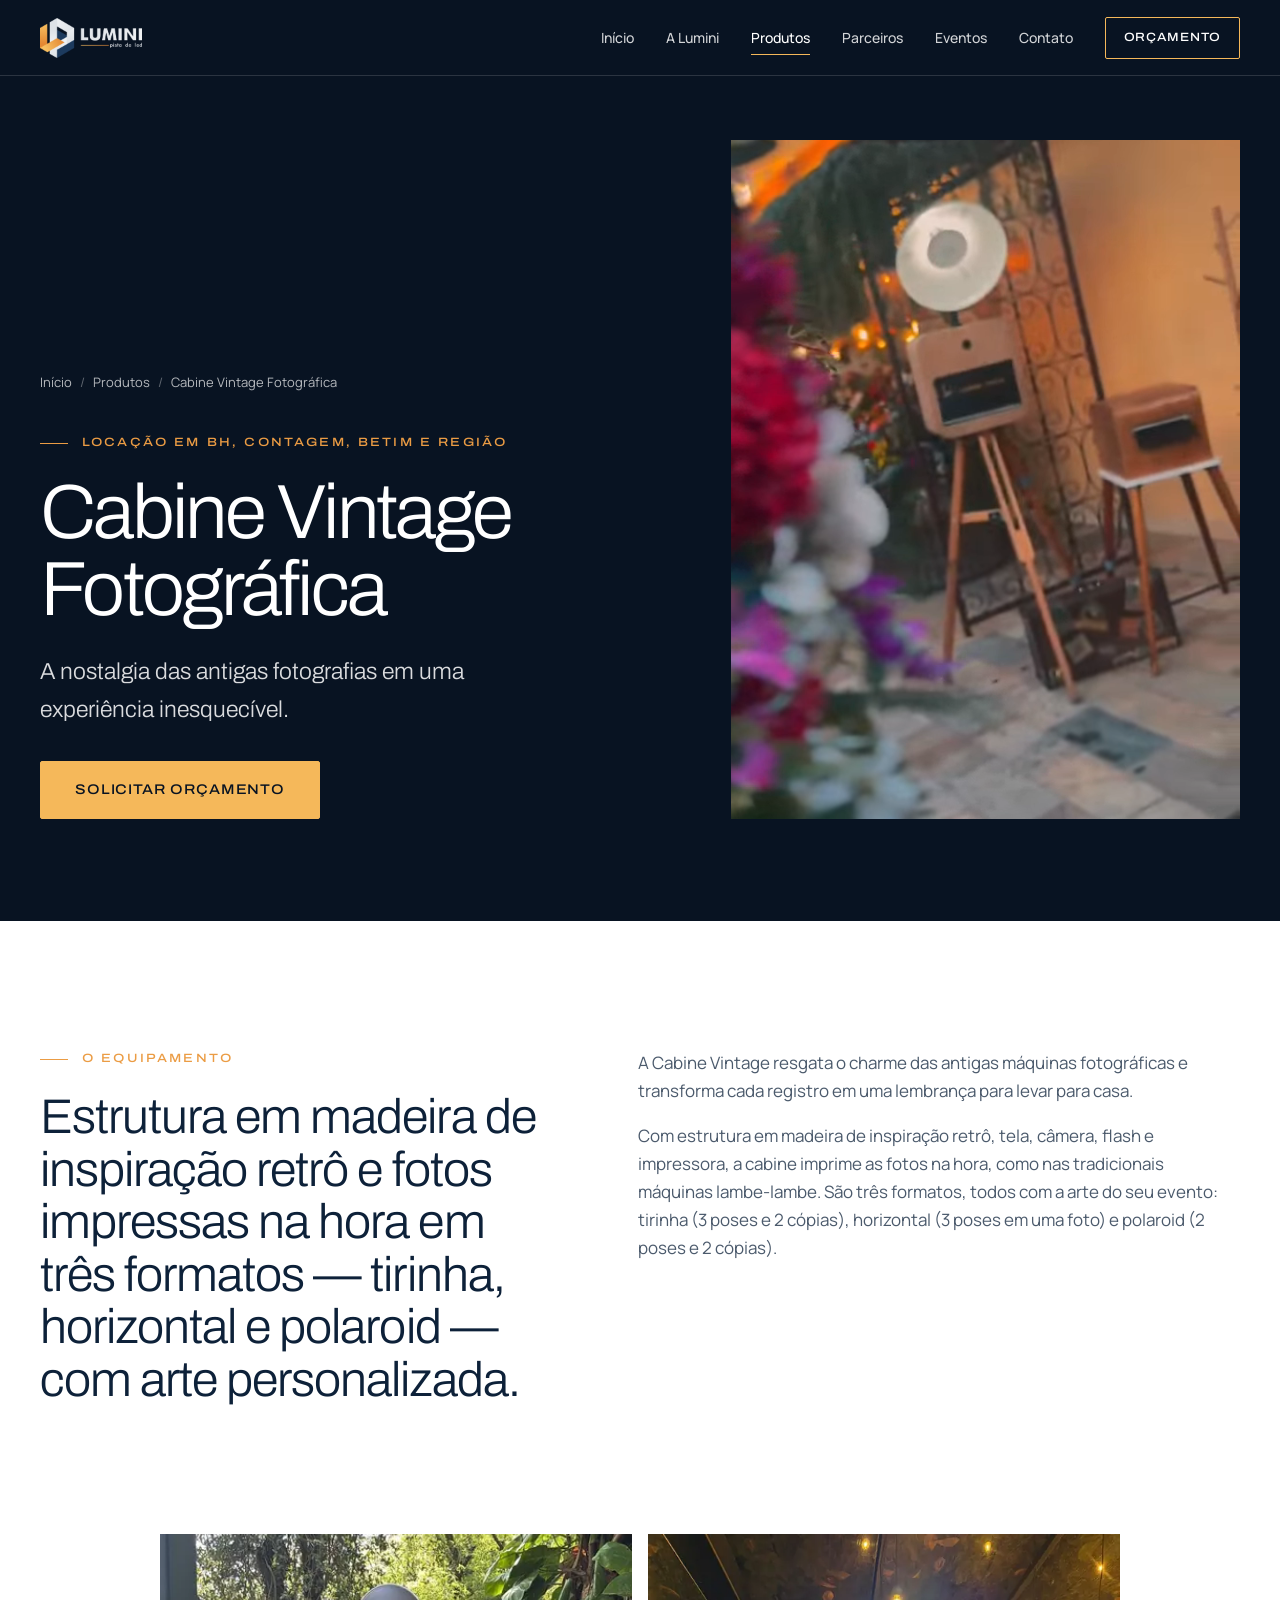
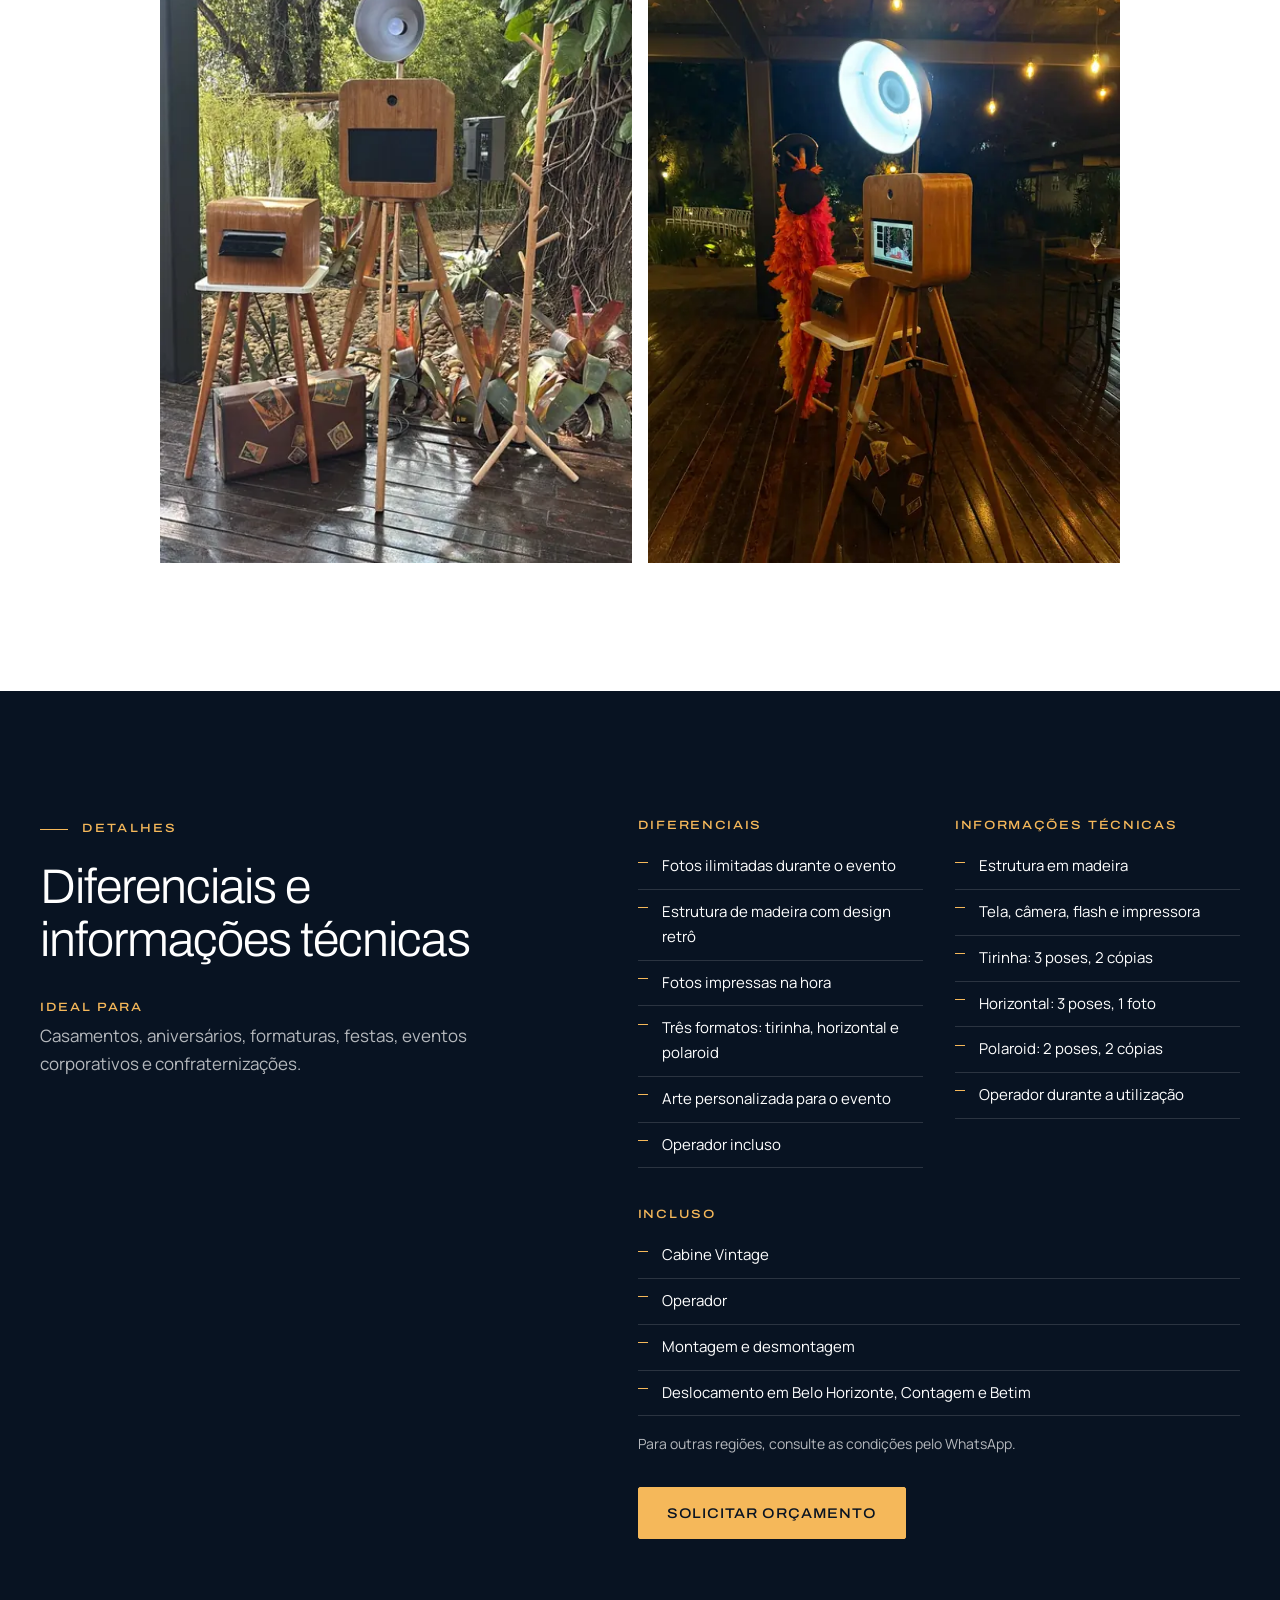
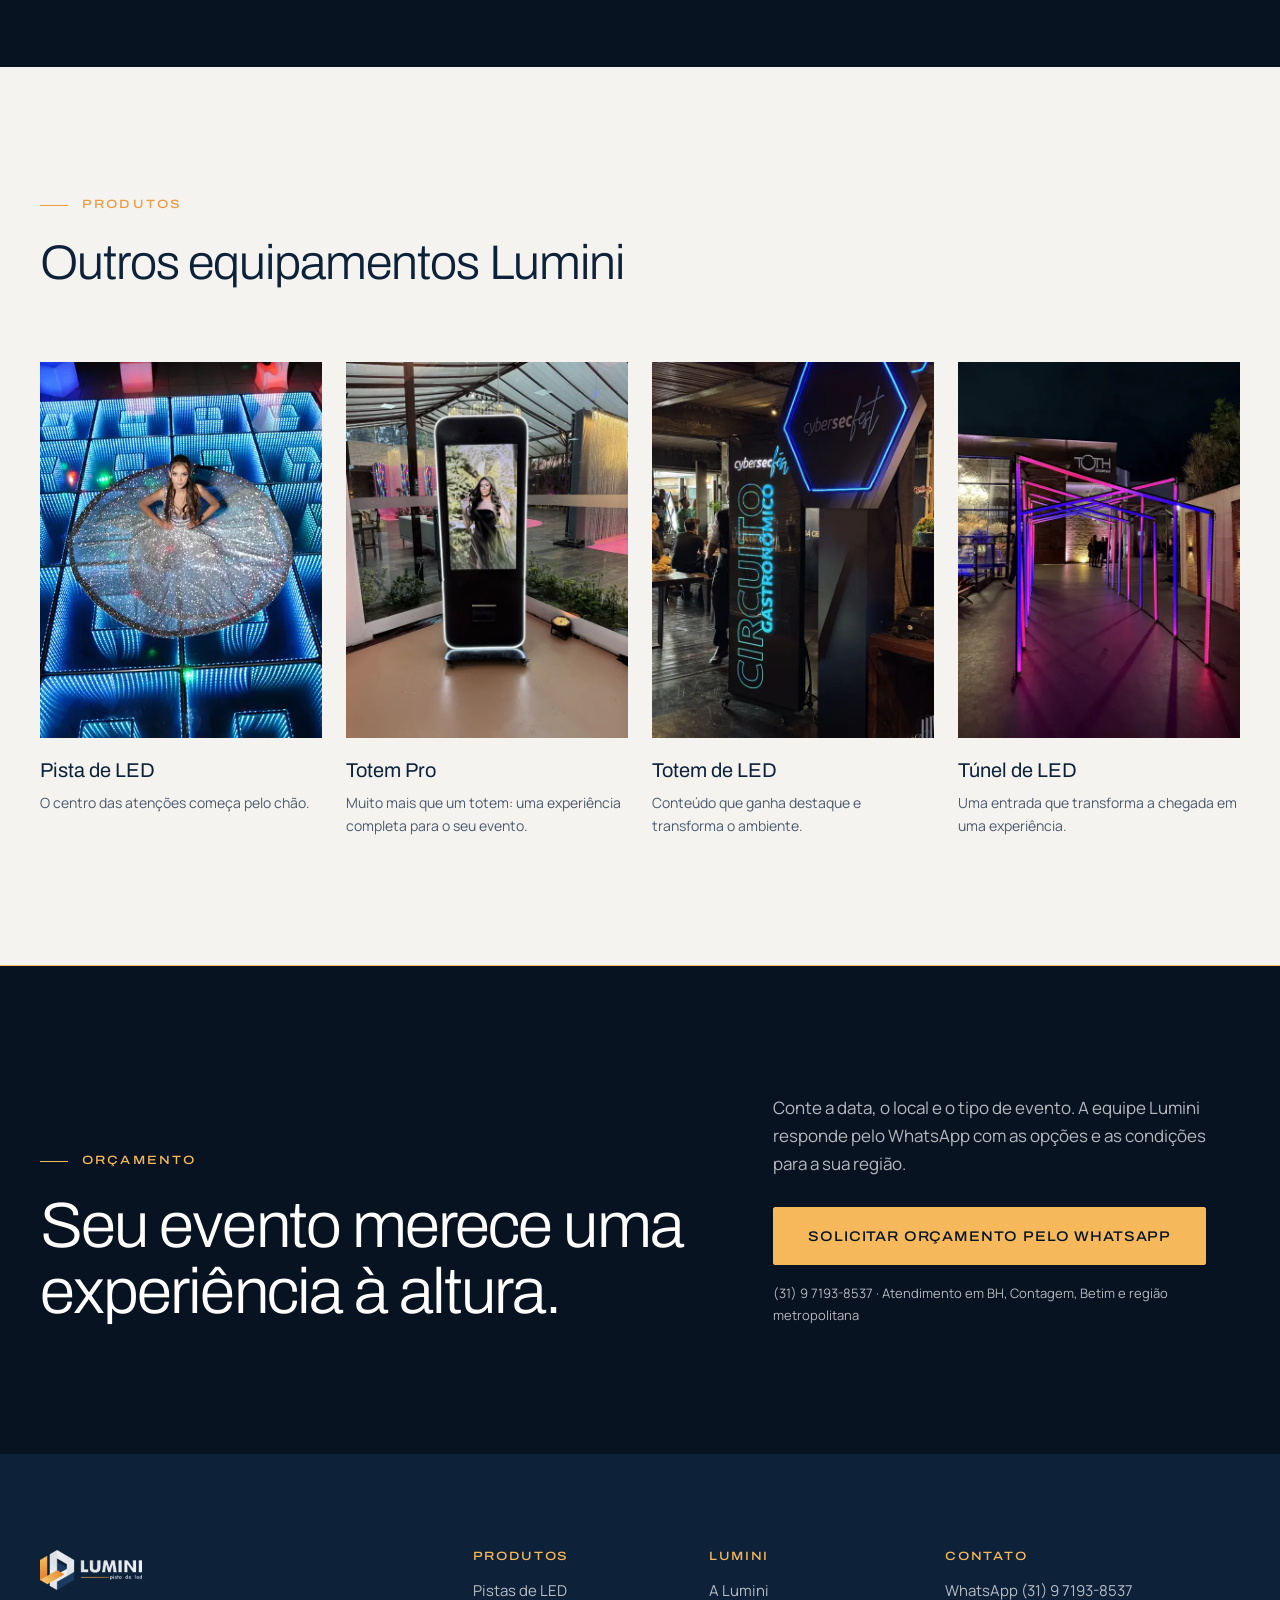
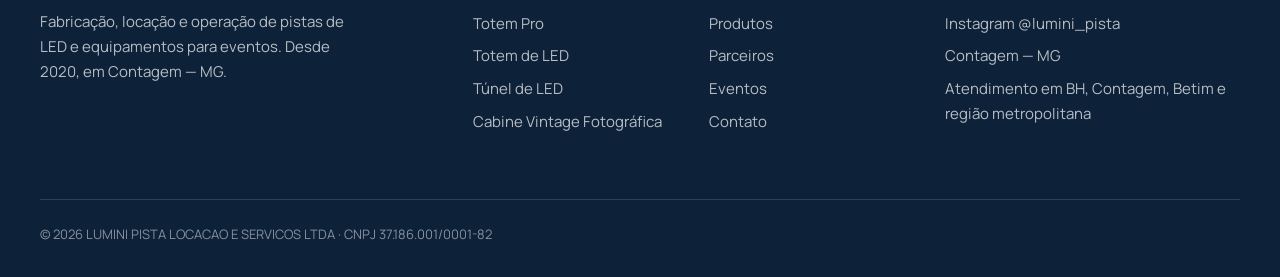
<file: public/produtos/cabine-vintage/index.html>
<!doctype html>
<html lang="pt-BR">
<head>
<meta charset="utf-8">
<meta name="viewport" content="width=device-width, initial-scale=1">
<title>Cabine Fotográfica Vintage para eventos em BH | Lumini</title>
<meta name="description" content="Cabine fotográfica vintage em madeira com impressão na hora: tirinha, horizontal ou polaroid, com arte personalizada. Operador incluso. BH, Contagem e Betim.">
<link rel="canonical" href="https://luminipista.com.br/produtos/cabine-vintage/">
<meta name="robots" content="index, follow, max-image-preview:large">
<meta name="theme-color" content="#081322">
<!-- Google Search Console: preencher tracking.searchConsoleVerification em src/data/site.js (opcional) -->
<meta property="og:type" content="website">
<meta property="og:locale" content="pt_BR">
<meta property="og:site_name" content="Lumini Pista de LED">
<meta property="og:title" content="Cabine Fotográfica Vintage para eventos em BH | Lumini">
<meta property="og:description" content="Cabine fotográfica vintage em madeira com impressão na hora: tirinha, horizontal ou polaroid, com arte personalizada. Operador incluso. BH, Contagem e Betim.">
<meta property="og:url" content="https://luminipista.com.br/produtos/cabine-vintage/">
<meta property="og:image" content="https://luminipista.com.br/assets/img/produtos/cabine-vintage/capa-1600.webp">
<meta property="og:image:width" content="1200">
<meta property="og:image:height" content="630">
<meta name="twitter:card" content="summary_large_image">
<link rel="icon" href="../../assets/img/marca/favicon-48.png" type="image/png" sizes="48x48">
<link rel="apple-touch-icon" href="../../assets/img/marca/apple-touch-icon.png">
<link rel="preconnect" href="https://fonts.googleapis.com">
<link rel="preconnect" href="https://fonts.gstatic.com" crossorigin>
<link rel="stylesheet" href="https://fonts.googleapis.com/css2?family=Archivo:wdth,wght@100..125,300..700&family=Manrope:wght@400;500;600&display=swap">
<link rel="stylesheet" href="../../assets/css/style.css?v=53683136">
<script type="application/ld+json">{"@context":"https://schema.org","@type":"LocalBusiness","@id":"https://luminipista.com.br/#empresa","name":"Lumini Pista de LED","legalName":"LUMINI PISTA LOCACAO E SERVICOS LTDA","taxID":"37.186.001/0001-82","url":"https://luminipista.com.br/","telephone":"+55 31 97193-8537","foundingDate":"2020","image":"https://luminipista.com.br/assets/img/marca/og-lumini.jpg","logo":"https://luminipista.com.br/assets/img/marca/logo-lumini.png","description":"Fabricação, locação e operação de pistas de LED, Totem Pro, Totem de LED, Túnel de LED e Cabine Vintage Fotográfica para eventos em Belo Horizonte e região metropolitana.","address":{"@type":"PostalAddress","addressLocality":"Contagem","addressRegion":"MG","addressCountry":"BR"},"areaServed":[{"@type":"City","name":"Belo Horizonte"},{"@type":"City","name":"Contagem"},{"@type":"City","name":"Betim"},{"@type":"AdministrativeArea","name":"Região Metropolitana de Belo Horizonte"},{"@type":"State","name":"Minas Gerais"}],"sameAs":["https://www.instagram.com/lumini_pista/"]}</script>
<script type="application/ld+json">{"@context":"https://schema.org","@type":"Service","name":"Cabine Vintage Fotográfica","serviceType":"Locação de Cabine Vintage Fotográfica para eventos","description":"Cabine fotográfica vintage em madeira com impressão na hora: tirinha, horizontal ou polaroid, com arte personalizada. Operador incluso. BH, Contagem e Betim.","url":"https://luminipista.com.br/produtos/cabine-vintage/","provider":{"@id":"https://luminipista.com.br/#empresa"},"areaServed":[{"@type":"Place","name":"Belo Horizonte"},{"@type":"Place","name":"Contagem"},{"@type":"Place","name":"Betim"},{"@type":"Place","name":"Região Metropolitana de Belo Horizonte"}]}</script>
<script type="application/ld+json">{"@context":"https://schema.org","@type":"BreadcrumbList","itemListElement":[{"@type":"ListItem","position":1,"name":"Início","item":"https://luminipista.com.br/"},{"@type":"ListItem","position":2,"name":"Produtos","item":"https://luminipista.com.br/produtos/"},{"@type":"ListItem","position":3,"name":"Cabine Vintage Fotográfica","item":"https://luminipista.com.br/produtos/cabine-vintage/"}]}</script>
<script async src="https://www.googletagmanager.com/gtag/js?id=AW-11218835567"></script>
<script>window.dataLayer=window.dataLayer||[];function gtag(){dataLayer.push(arguments);}gtag('js',new Date());gtag('config','AW-11218835567');</script>
<script>!function(f,b,e,v,n,t,s){if(f.fbq)return;n=f.fbq=function(){n.callMethod?n.callMethod.apply(n,arguments):n.queue.push(arguments)};if(!f._fbq)f._fbq=n;n.push=n;n.loaded=!0;n.version='2.0';n.queue=[];t=b.createElement(e);t.async=!0;t.src=v;s=b.getElementsByTagName(e)[0];s.parentNode.insertBefore(t,s)}(window,document,'script','https://connect.facebook.net/en_US/fbevents.js');fbq('init','2143955416549744');fbq('track','PageView');</script>
</head>
<body class="">
<noscript><img height="1" width="1" style="display:none" alt="" src="https://www.facebook.com/tr?id=2143955416549744&ev=PageView&noscript=1"></noscript>

<a class="skip" href="#conteudo">Pular para o conteúdo</a>
<header class="site-header" data-header>
  <div class="wrap site-header__inner">
    <a class="brand" href="../../" aria-label="Lumini Pista de LED — página inicial"><img src="../../assets/img/marca/logo-lumini.png" alt="Lumini Pista de LED" width="102" height="40"></a>
    <nav class="nav" id="menu" aria-label="Menu principal">
      <ul class="nav__list">
        <li><a href="../../">Início</a></li><li><a href="../../a-lumini/">A Lumini</a></li><li><a href="../../produtos/" aria-current="page">Produtos</a></li><li><a href="../../parceiros/">Parceiros</a></li><li><a href="../../eventos/">Eventos</a></li><li><a href="../../contato/">Contato</a></li>
      </ul>
      <div class="nav__mobile-extra">
        <a class="btn btn--gold btn--block" href="https://wa.me/5531971938537?text=Ol%C3%A1!%20Vim%20do%20site%20e%20gostaria%20de%20solicitar%20um%20or%C3%A7amento%20para%20meu%20evento." target="_blank" rel="noopener" data-wa data-product="geral" data-product-name="Orçamento geral" data-placement="menu">Solicitar orçamento</a>
        <p class="nav__contact">WhatsApp (31) 9 7193-8537<br>@lumini_pista</p>
      </div>
    </nav>
    <a class="btn btn--outline btn--sm site-header__cta" href="https://wa.me/5531971938537?text=Ol%C3%A1!%20Vim%20do%20site%20e%20gostaria%20de%20solicitar%20um%20or%C3%A7amento%20para%20meu%20evento." target="_blank" rel="noopener" data-wa data-product="geral" data-product-name="Orçamento geral" data-placement="header">Orçamento</a>
    <button class="nav-toggle" type="button" aria-controls="menu" aria-expanded="false" data-nav-toggle>
      <span class="nav-toggle__bar"></span><span class="nav-toggle__bar"></span>
      <span class="visually-hidden">Abrir menu</span>
    </button>
  </div>
</header>
<main id="conteudo">


<section class="product-hero product-hero--tall">
  <div class="wrap product-hero__grid">
    <div class="product-hero__body">
      
<nav class="crumbs" aria-label="Você está em">
  <ol>
    <li><a href="../../">Início</a></li>
    <li><a href="../../produtos/">Produtos</a></li><li aria-current="page">Cabine Vintage Fotográfica</li>
  </ol>
</nav>
      <p class="eyebrow">Locação em BH, Contagem, Betim e região</p>
      <h1 class="product-hero__title">Cabine Vintage Fotográfica</h1>
      <p class="product-hero__tagline">A nostalgia das antigas fotografias em uma experiência inesquecível.</p>
      <div class="actions">
        <a class="btn btn--gold btn--lg" href="https://wa.me/5531971938537?text=Ol%C3%A1!%20Vim%20do%20site%20e%20gostaria%20de%20solicitar%20um%20or%C3%A7amento%20da%20Cabine%20Vintage%20para%20meu%20evento." target="_blank" rel="noopener" data-wa data-product="cabine_vintage" data-product-name="Cabine Vintage Fotográfica" data-placement="produto_hero">Solicitar orçamento</a>
      </div>
    </div>
    <div class="product-hero__media">
      <figure class="media " style="aspect-ratio:3/4"><img src="../../assets/img/produtos/cabine-vintage/capa-800.webp" srcset="../../assets/img/produtos/cabine-vintage/capa-800.webp 800w, ../../assets/img/produtos/cabine-vintage/capa-1600.webp 1600w" sizes="(min-width: 900px) 45vw, 100vw" alt="Cabine Vintage Fotográfica em madeira com flash, tripé e impressora" width="1200" height="1600" style="object-position:50% 62%" fetchpriority="high" decoding="async"><video class="media__video" muted autoplay loop playsinline preload="none" poster="../../assets/img/produtos/cabine-vintage/capa-800.webp" aria-hidden="true" tabindex="-1" data-video="../../assets/video/cabine-vintage"></video></figure>
    </div>
  </div>
</section>

<section class="section" aria-labelledby="sobre-produto">
  <div class="wrap prose-split">
    <div>
      <p class="eyebrow">O equipamento</p>
      <h2 id="sobre-produto" class="section-head__title">Estrutura em madeira de inspiração retrô e fotos impressas na hora em três formatos — tirinha, horizontal e polaroid — com arte personalizada.</h2>
    </div>
    <div class="prose">
      <p>A Cabine Vintage resgata o charme das antigas máquinas fotográficas e transforma cada registro em uma lembrança para levar para casa.</p><p>Com estrutura em madeira de inspiração retrô, tela, câmera, flash e impressora, a cabine imprime as fotos na hora, como nas tradicionais máquinas lambe-lambe. São três formatos, todos com a arte do seu evento: tirinha (3 poses e 2 cópias), horizontal (3 poses em uma foto) e polaroid (2 poses e 2 cópias).</p>
      
    </div>
  </div>
</section>

<section class="product-gallery" aria-label="Fotos Cabine Vintage Fotográfica">
  <div class="wrap product-gallery__grid product-gallery__grid--even">
    <figure class="media " style="aspect-ratio:3/4"><img src="../../assets/img/produtos/cabine-vintage/detalhe-1-800.webp" srcset="../../assets/img/produtos/cabine-vintage/detalhe-1-800.webp 800w, ../../assets/img/produtos/cabine-vintage/detalhe-1-1600.webp 1600w" sizes="(min-width: 900px) 50vw, 100vw" alt="Cabine Vintage com flash, tripé e impressora em jardim" width="1200" height="1600" style="object-position:50% 44%" loading="lazy" decoding="async"></figure><figure class="media " style="aspect-ratio:3/4"><img src="../../assets/img/produtos/cabine-vintage/detalhe-2-800.webp" srcset="../../assets/img/produtos/cabine-vintage/detalhe-2-800.webp 800w, ../../assets/img/produtos/cabine-vintage/detalhe-2-1600.webp 1600w" sizes="(min-width: 900px) 50vw, 100vw" alt="Cabine Vintage Fotográfica com flash aceso e impressora em evento noturno" width="1200" height="1600" loading="lazy" decoding="async"></figure>
  </div>
</section>

<section class="section section--navy" aria-labelledby="specs-title">
  <div class="wrap specs">
    <div>
      <p class="eyebrow">Detalhes</p>
      <h2 id="specs-title" class="section-head__title">Diferenciais e informações técnicas</h2>
      <p class="specs__ideal"><strong>Ideal para</strong> Casamentos, aniversários, formaturas, festas, eventos corporativos e confraternizações.</p>
    </div>
    <div class="specs__body">
      <div class="specs__cols">
        <div><h3 class="included__title">Diferenciais</h3><ul class="checklist"><li>Fotos ilimitadas durante o evento</li><li>Estrutura de madeira com design retrô</li><li>Fotos impressas na hora</li><li>Três formatos: tirinha, horizontal e polaroid</li><li>Arte personalizada para o evento</li><li>Operador incluso</li></ul></div>
        <div><h3 class="included__title">Informações técnicas</h3><ul class="checklist"><li>Estrutura em madeira</li><li>Tela, câmera, flash e impressora</li><li>Tirinha: 3 poses, 2 cópias</li><li>Horizontal: 3 poses, 1 foto</li><li>Polaroid: 2 poses, 2 cópias</li><li>Operador durante a utilização</li></ul></div>
      </div>
      
<div class="included">
  <h3 class="included__title">Incluso</h3>
  <ul class="checklist"><li>Cabine Vintage</li><li>Operador</li><li>Montagem e desmontagem</li><li>Deslocamento em Belo Horizonte, Contagem e Betim</li></ul>
  <p class="included__note">Para outras regiões, consulte as condições pelo WhatsApp.</p>
</div>
      <a class="btn btn--gold" href="https://wa.me/5531971938537?text=Ol%C3%A1!%20Vim%20do%20site%20e%20gostaria%20de%20solicitar%20um%20or%C3%A7amento%20da%20Cabine%20Vintage%20para%20meu%20evento." target="_blank" rel="noopener" data-wa data-product="cabine_vintage" data-product-name="Cabine Vintage Fotográfica" data-placement="produto_specs">Solicitar orçamento</a>
    </div>
  </div>
</section>


<section class="section section--paper" aria-labelledby="outros-title">
  <div class="wrap">
    <div class="section-head">
      <p class="eyebrow">Produtos</p>
      <h2 id="outros-title" class="section-head__title">Outros equipamentos Lumini</h2>
    </div>
    <ul class="other-products" role="list">
      <li><a href="../../produtos/pista-de-led/">
            <figure class="media other-products__media" style="aspect-ratio:3/4"><img src="../../assets/img/produtos/pista-de-led/capa-800.webp" srcset="../../assets/img/produtos/pista-de-led/capa-800.webp 800w, ../../assets/img/produtos/pista-de-led/capa-1600.webp 1600w" sizes="(min-width: 900px) 20vw, 50vw" alt="Debutante com vestido brilhante no centro de uma Pista de LED Infinity" width="1200" height="1600" loading="lazy" decoding="async"></figure>
            <span class="other-products__name">Pista de LED</span>
            <span class="other-products__text">O centro das atenções começa pelo chão.</span>
          </a></li><li><a href="../../produtos/totem-pro/">
            <figure class="media other-products__media" style="aspect-ratio:3/4"><img src="../../assets/img/produtos/totem-pro/capa-800.webp" srcset="../../assets/img/produtos/totem-pro/capa-800.webp 800w, ../../assets/img/produtos/totem-pro/capa-1600.webp 1600w" sizes="(min-width: 900px) 20vw, 50vw" alt="Totem Pro com tela vertical de 43 polegadas e moldura iluminada em evento" width="1200" height="1600" style="object-position:50% 68%" loading="lazy" decoding="async"></figure>
            <span class="other-products__name">Totem Pro</span>
            <span class="other-products__text">Muito mais que um totem: uma experiência completa para o seu evento.</span>
          </a></li><li><a href="../../produtos/totem-de-led/">
            <figure class="media other-products__media" style="aspect-ratio:3/4"><img src="../../assets/img/produtos/totem-de-led/capa-800.webp" srcset="../../assets/img/produtos/totem-de-led/capa-800.webp 800w, ../../assets/img/produtos/totem-de-led/capa-1600.webp 1600w" sizes="(min-width: 900px) 20vw, 50vw" alt="Totem de LED vertical exibindo conteúdo de marca em evento corporativo" width="1200" height="1600" style="object-position:50% 100%" loading="lazy" decoding="async"></figure>
            <span class="other-products__name">Totem de LED</span>
            <span class="other-products__text">Conteúdo que ganha destaque e transforma o ambiente.</span>
          </a></li><li><a href="../../produtos/tunel-de-led/">
            <figure class="media other-products__media" style="aspect-ratio:3/4"><img src="../../assets/img/produtos/tunel-de-led/capa-800.webp" srcset="../../assets/img/produtos/tunel-de-led/capa-800.webp 800w, ../../assets/img/produtos/tunel-de-led/capa-1600.webp 1600w" sizes="(min-width: 900px) 20vw, 50vw" alt="Túnel de LED iluminado na entrada de um evento" width="1200" height="1600" loading="lazy" decoding="async"></figure>
            <span class="other-products__name">Túnel de LED</span>
            <span class="other-products__text">Uma entrada que transforma a chegada em uma experiência.</span>
          </a></li>
    </ul>
  </div>
</section>

<section class="final-cta" aria-labelledby="cta-final">
  <div class="wrap final-cta__inner">
    <div>
      <p class="eyebrow">Orçamento</p>
      <h2 id="cta-final" class="final-cta__title">Seu evento merece uma experiência à altura.</h2>
    </div>
    <div class="final-cta__side">
      <p>Conte a data, o local e o tipo de evento. A equipe Lumini responde pelo WhatsApp com as opções e as condições para a sua região.</p>
      <a class="btn btn--gold btn--lg" href="https://wa.me/5531971938537?text=Ol%C3%A1!%20Vim%20do%20site%20e%20gostaria%20de%20solicitar%20um%20or%C3%A7amento%20da%20Cabine%20Vintage%20para%20meu%20evento." target="_blank" rel="noopener" data-wa data-product="cabine_vintage" data-product-name="Cabine Vintage Fotográfica" data-placement="cta_final">Solicitar orçamento pelo WhatsApp</a>
      <p class="final-cta__meta">(31) 9 7193-8537 · Atendimento em BH, Contagem, Betim e região metropolitana</p>
    </div>
  </div>
</section>

</main>

<footer class="site-footer">
  <div class="wrap">
    <div class="site-footer__top">
      <div class="site-footer__brand">
        <a class="brand" href="../../"><img src="../../assets/img/marca/logo-lumini.png" alt="Lumini Pista de LED" width="102" height="40"></a>
        <p>Fabricação, locação e operação de pistas de LED e equipamentos para eventos. Desde 2020, em Contagem — MG.</p>
      </div>
      <div class="site-footer__col">
        <h2 class="site-footer__title">Produtos</h2>
        <ul><li><a href="../../produtos/pista-de-led/">Pistas de LED</a></li><li><a href="../../produtos/totem-pro/">Totem Pro</a></li><li><a href="../../produtos/totem-de-led/">Totem de LED</a></li><li><a href="../../produtos/tunel-de-led/">Túnel de LED</a></li><li><a href="../../produtos/cabine-vintage/">Cabine Vintage Fotográfica</a></li></ul>
      </div>
      <div class="site-footer__col">
        <h2 class="site-footer__title">Lumini</h2>
        <ul><li><a href="../../a-lumini/">A Lumini</a></li><li><a href="../../produtos/">Produtos</a></li><li><a href="../../parceiros/">Parceiros</a></li><li><a href="../../eventos/">Eventos</a></li><li><a href="../../contato/">Contato</a></li></ul>
      </div>
      <div class="site-footer__col">
        <h2 class="site-footer__title">Contato</h2>
        <ul>
          <li><a href="https://wa.me/5531971938537?text=Ol%C3%A1!%20Vim%20do%20site%20e%20gostaria%20de%20solicitar%20um%20or%C3%A7amento%20para%20meu%20evento." target="_blank" rel="noopener" data-wa data-product="geral" data-product-name="Orçamento geral" data-placement="footer" data-direct>WhatsApp (31) 9 7193-8537</a></li>
          <li><a href="https://www.instagram.com/lumini_pista/" target="_blank" rel="noopener">Instagram @lumini_pista</a></li>
          <li>Contagem — MG</li>
          <li>Atendimento em BH, Contagem, Betim e região metropolitana</li>
        </ul>
      </div>
    </div>
    <div class="site-footer__bottom">
      <p>© <span data-year>2026</span> LUMINI PISTA LOCACAO E SERVICOS LTDA · CNPJ 37.186.001/0001-82</p>
    </div>
  </div>
</footer>

<dialog class="quote-modal" data-quote-modal aria-labelledby="quote-modal-title">
  <form class="quote-modal__form" data-quote-form data-placement="popup" method="dialog">
    <button class="quote-modal__close" type="button" data-quote-close aria-label="Fechar">×</button>
    <p class="eyebrow">Orçamento pelo WhatsApp</p>
    <h2 id="quote-modal-title" class="quote-modal__title">Conte sobre o seu evento</h2>
    <p class="quote-modal__lead">Preencha os dados e a mensagem já chega pronta no WhatsApp da Lumini.</p>
    
      <div class="field">
        <label for="m-nome">Nome completo</label>
        <input id="m-nome" name="nome" type="text" autocomplete="name" required maxlength="80" placeholder="Seu nome e sobrenome">
      </div>
      <div class="field">
        <label for="m-produto">Equipamento</label>
        <select id="m-produto" name="produto">
          <option value="" data-product="geral" data-name="Orçamento geral">Ainda não sei / mais de um</option>
          <optgroup label="Pista de LED"><option value="de Pista de LED" data-product="pista_de_led" data-name="Pista de LED">Pista de LED — qualquer modelo</option><option value="de Pista de LED modelo Infinity" data-product="pista_de_led" data-variation="infinity" data-name="Pista de LED — Pista Infinity">Pista Infinity</option><option value="de Pista de LED modelo Galaxy" data-product="pista_de_led" data-variation="galaxy" data-name="Pista de LED — Pista Galaxy">Pista Galaxy</option><option value="de Pista de LED modelo Paris Light Way" data-product="pista_de_led" data-variation="paris_light_way" data-name="Pista de LED — Pista Paris Light Way">Pista Paris Light Way</option><option value="de Pista de LED modelo Paris Black" data-product="pista_de_led" data-variation="paris_black" data-name="Pista de LED — Pista Paris Black">Pista Paris Black</option></optgroup><option value="de Totem Pro" data-product="totem_pro" data-name="Totem Pro">Totem Pro</option><option value="de Totem de LED" data-product="totem_de_led" data-name="Totem de LED">Totem de LED</option><option value="de Túnel de LED" data-product="tunel_de_led" data-name="Túnel de LED">Túnel de LED</option><option value="da Cabine Vintage" data-product="cabine_vintage" data-name="Cabine Vintage Fotográfica">Cabine Vintage Fotográfica</option>
        </select>
      </div>
      <div class="field">
        <label for="m-evento">Tipo de evento</label>
        <select id="m-evento" name="evento" required>
          <option value="">Selecione</option>
          <option>Casamentos</option><option>Formaturas</option><option>15 anos</option><option>Aniversários</option><option>Eventos corporativos</option><option>Festas</option><option>Outros eventos</option>
        </select>
      </div>
      <div class="field-row">
        <div class="field">
          <label for="m-data">Data do evento</label>
          <input id="m-data" name="data" type="date">
        </div>
        <div class="field">
          <label for="m-local">Local do evento</label>
          <input id="m-local" name="local" type="text" autocomplete="address-level2" placeholder="Espaço e cidade" required maxlength="120">
        </div>
      </div>
    <button class="btn btn--gold btn--lg btn--block" type="submit">Enviar pelo WhatsApp</button>
  </form>
</dialog>
<div class="sticky-cta" data-sticky-cta>
  <a class="btn btn--gold btn--block" href="https://wa.me/5531971938537?text=Ol%C3%A1!%20Vim%20do%20site%20e%20gostaria%20de%20solicitar%20um%20or%C3%A7amento%20da%20Cabine%20Vintage%20para%20meu%20evento." target="_blank" rel="noopener" data-wa data-product="cabine_vintage" data-product-name="Cabine Vintage Fotográfica" data-placement="sticky_mobile">Solicitar orçamento pelo WhatsApp</a>
</div>
<script>window.LUMINI={"whatsapp":"5531971938537","metaPixelId":"2143955416549744","googleAds":{"id":"AW-11218835567","label":"PY6MCN3Kj40dEO-wx-Up","sendTo":"AW-11218835567/PY6MCN3Kj40dEO-wx-Up"},"ga4":null,"gtm":null};</script>
<script src="../../assets/js/tracking.js?v=53683136" defer></script>
<script src="../../assets/js/main.js?v=53683136" defer></script>
</body>
</html>
</file>
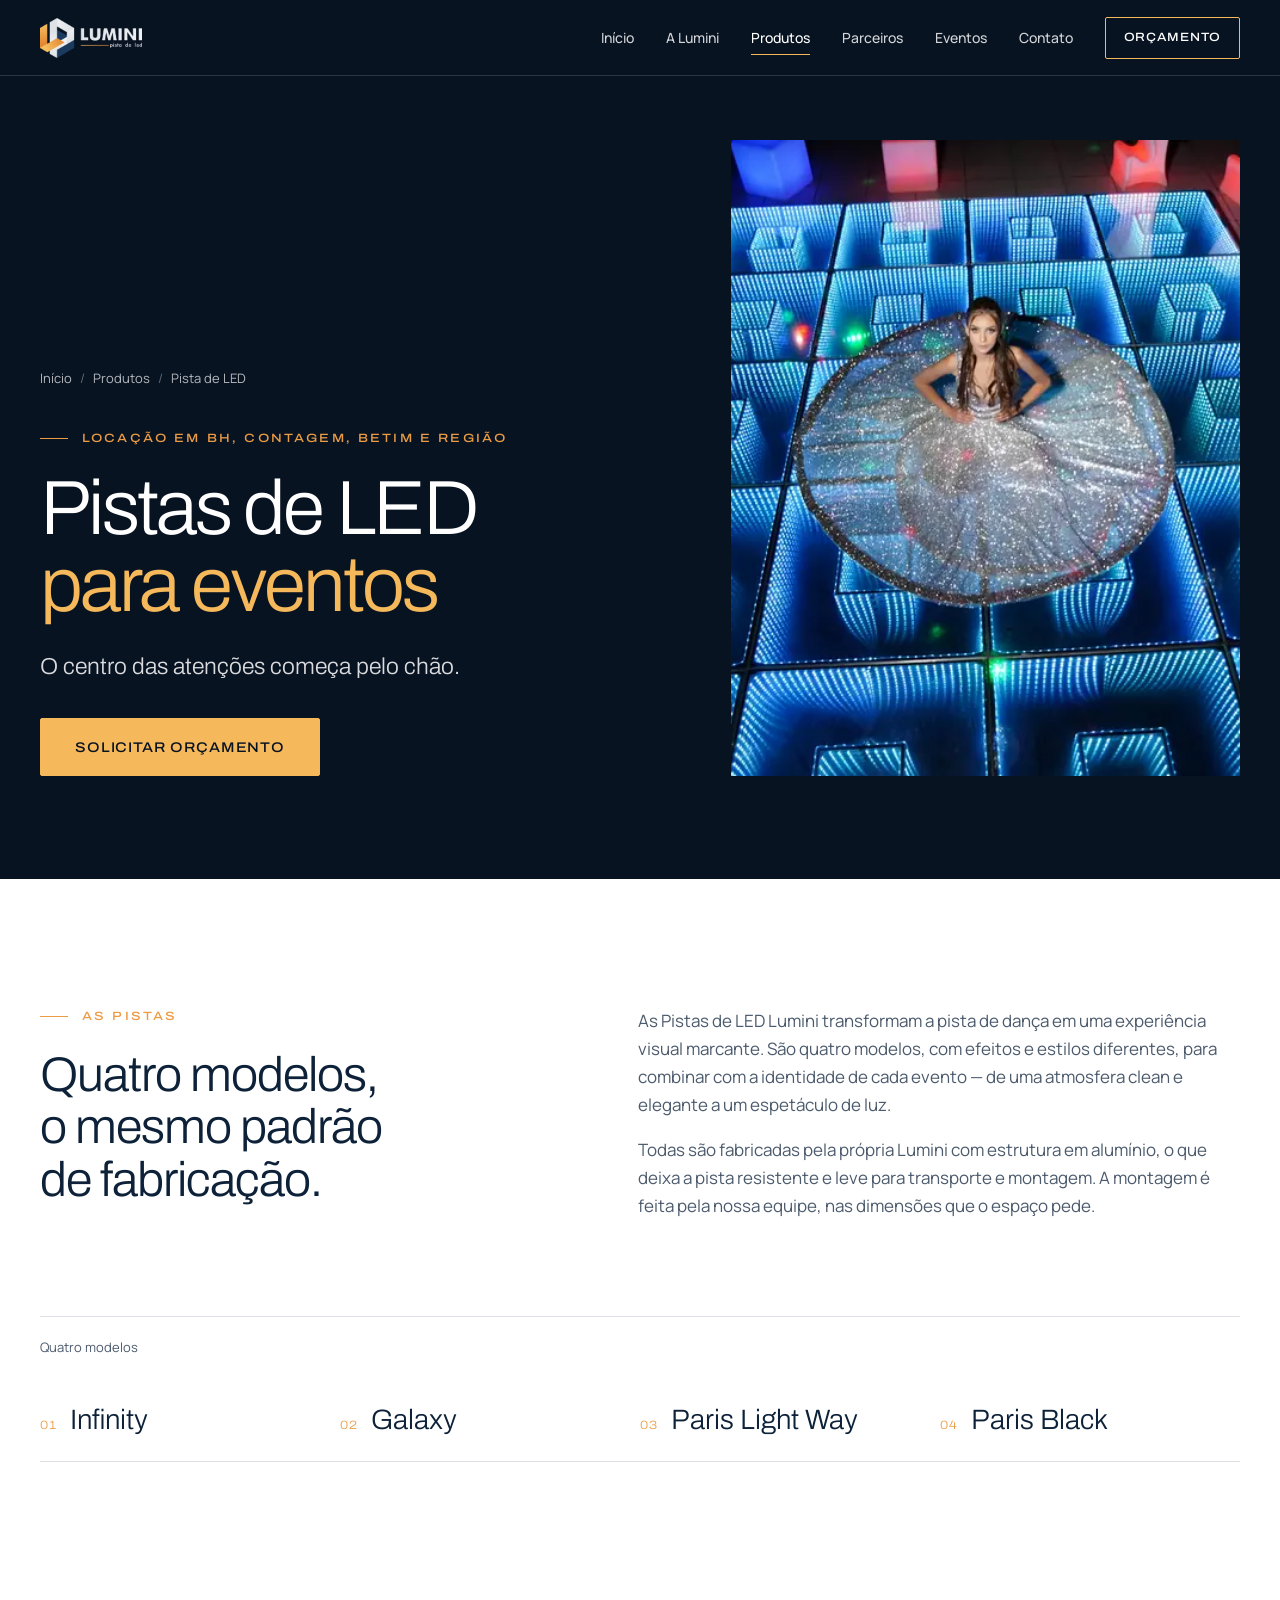
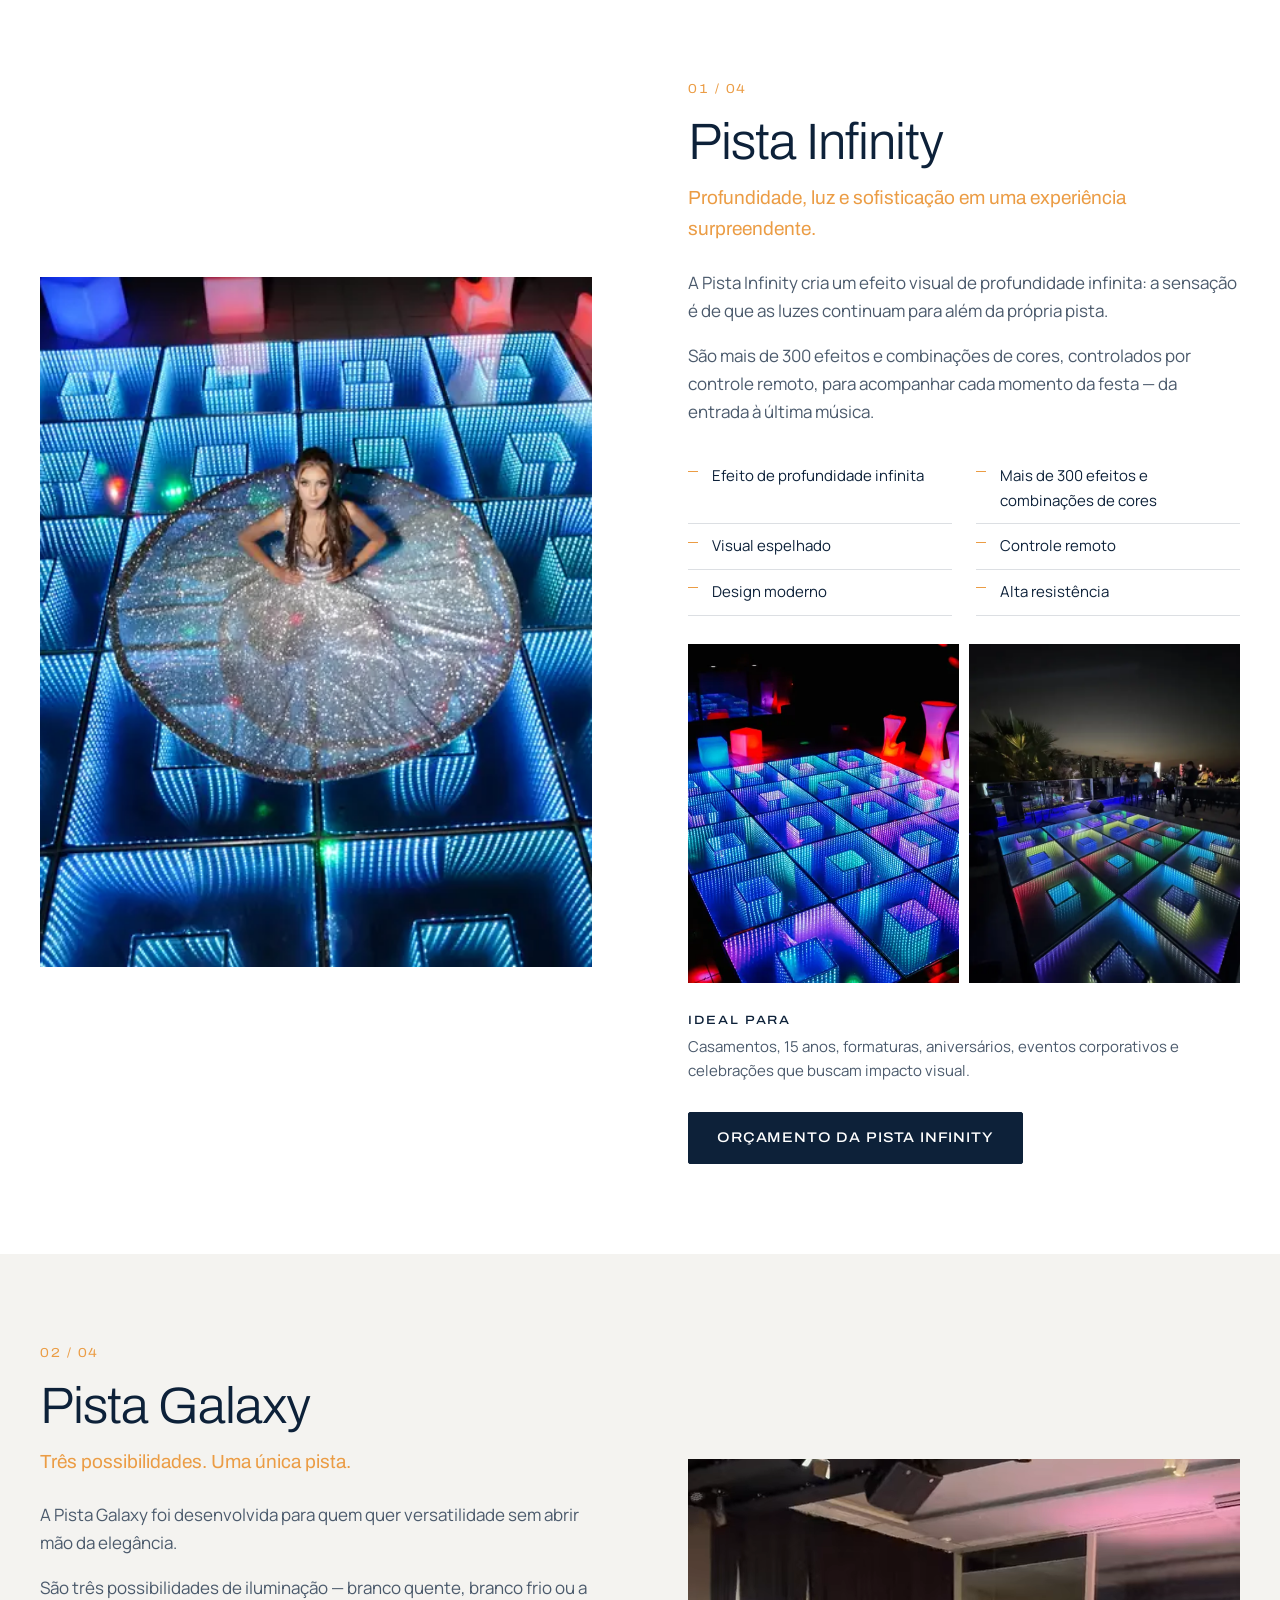
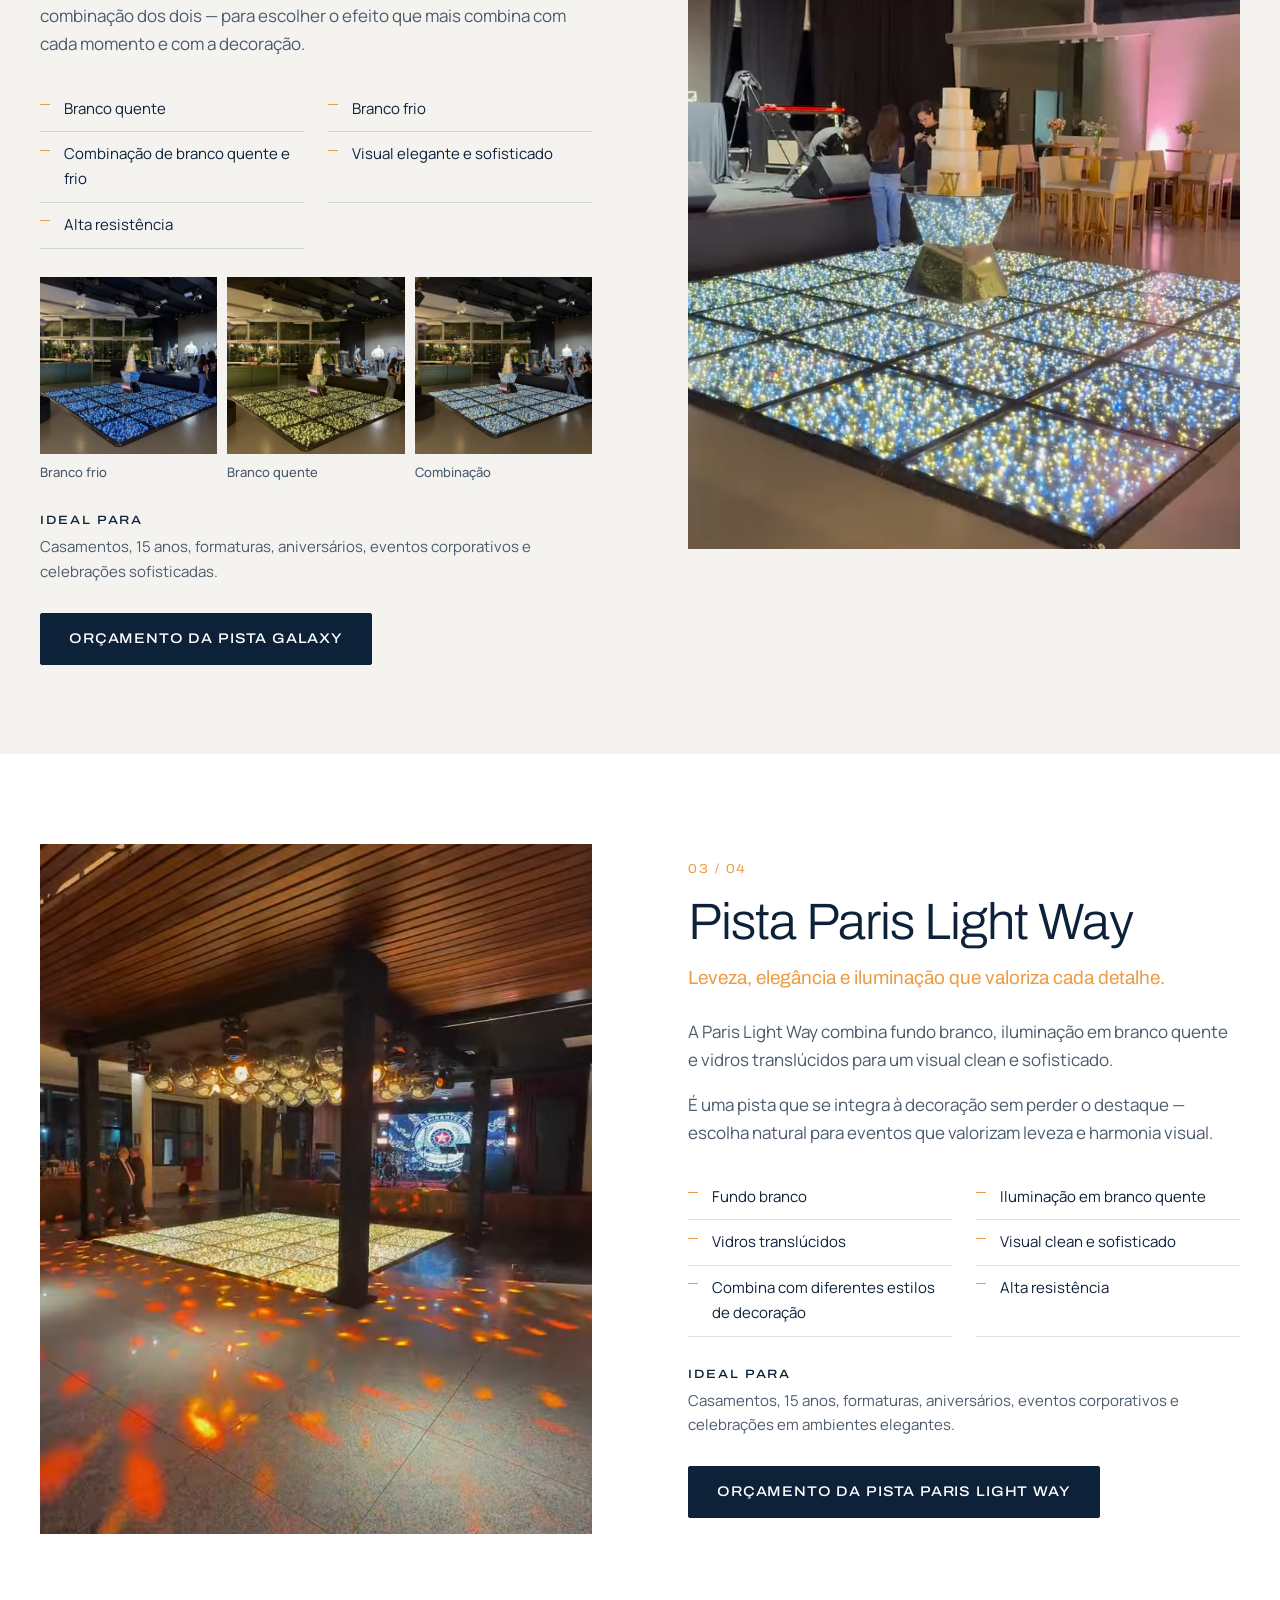
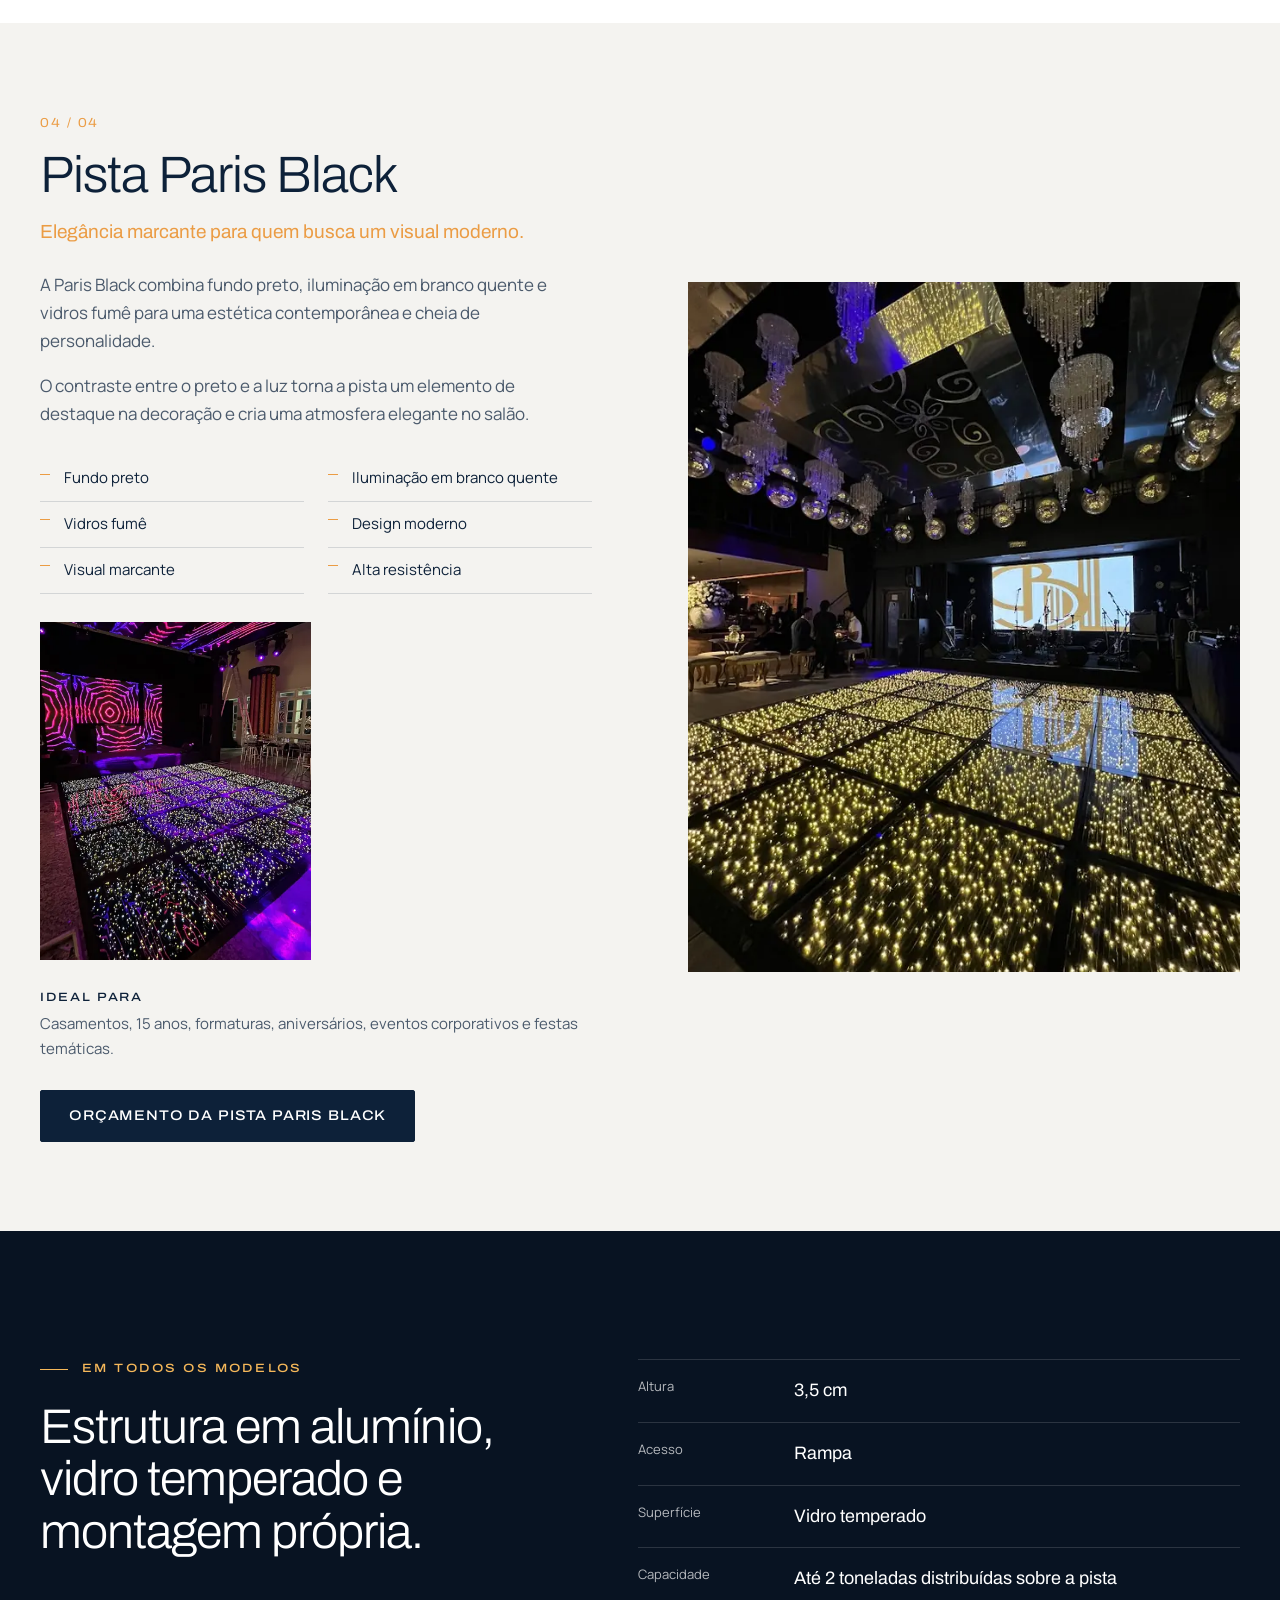
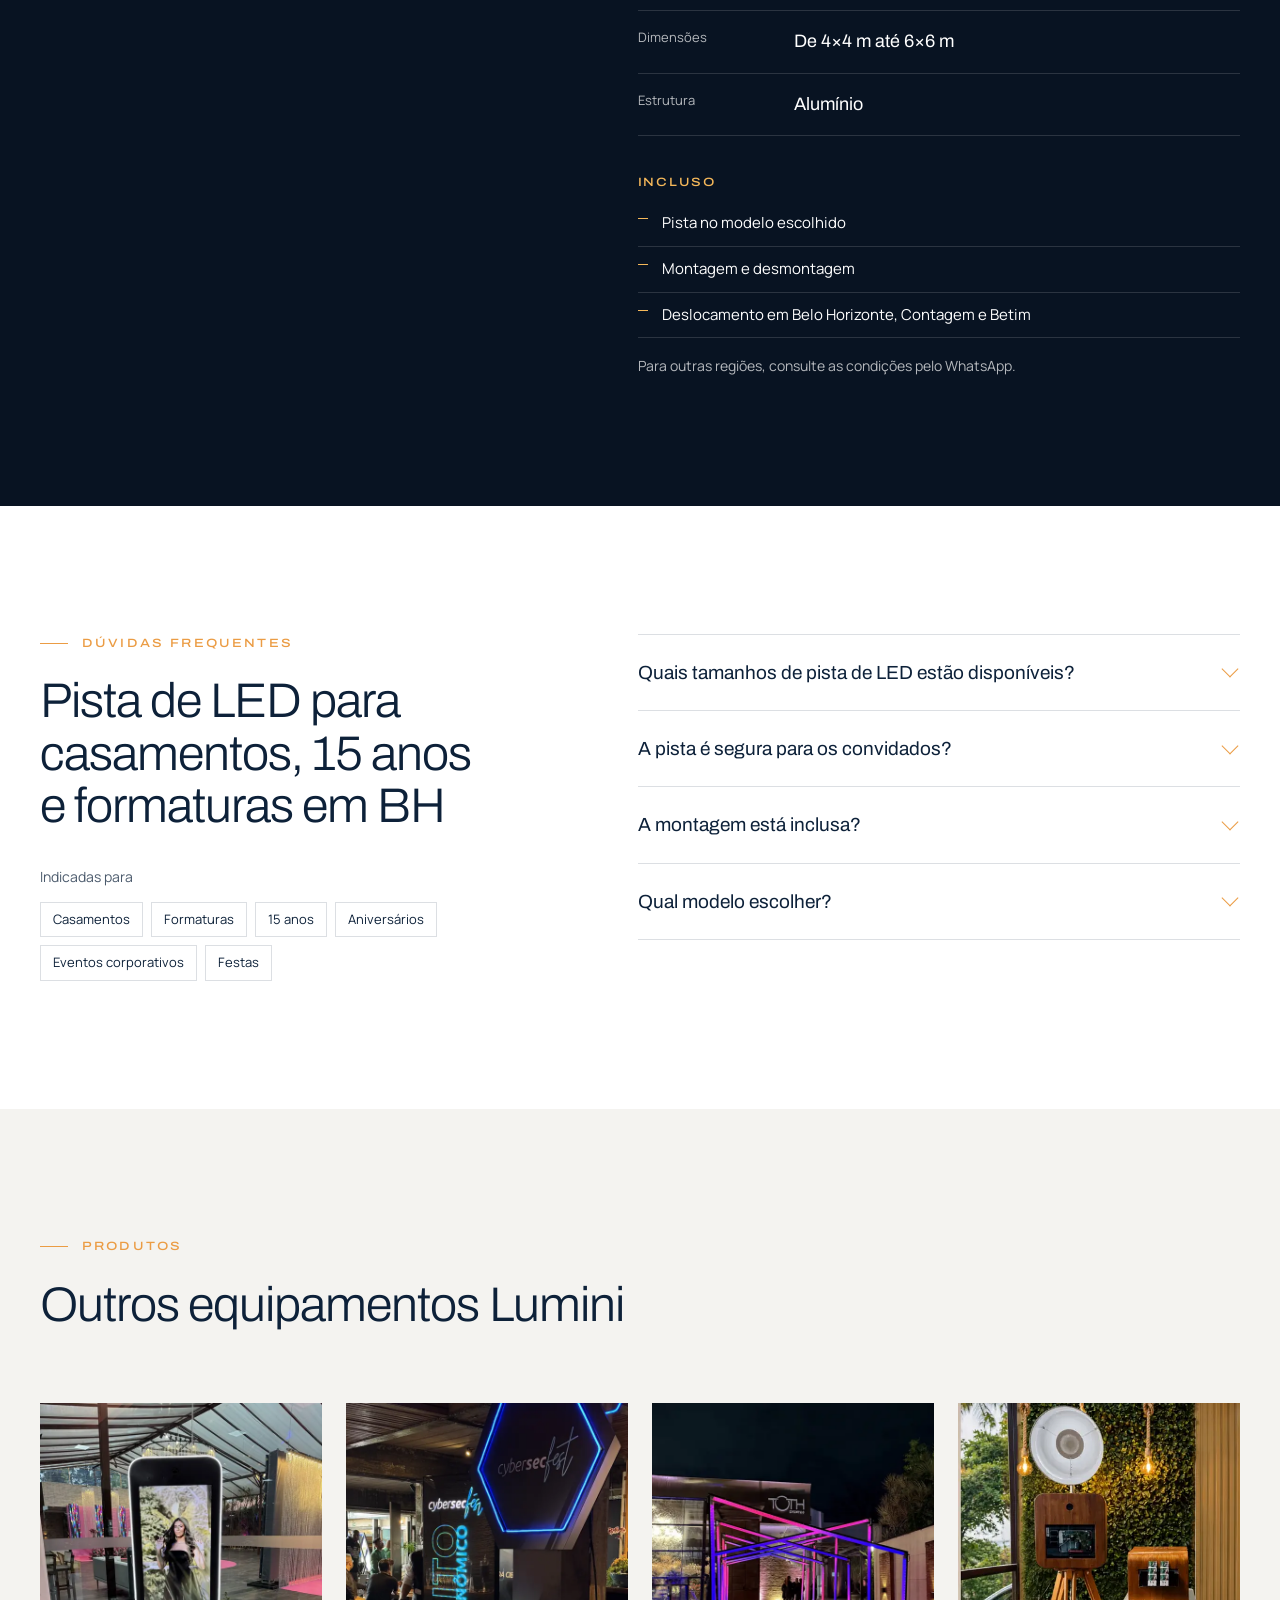
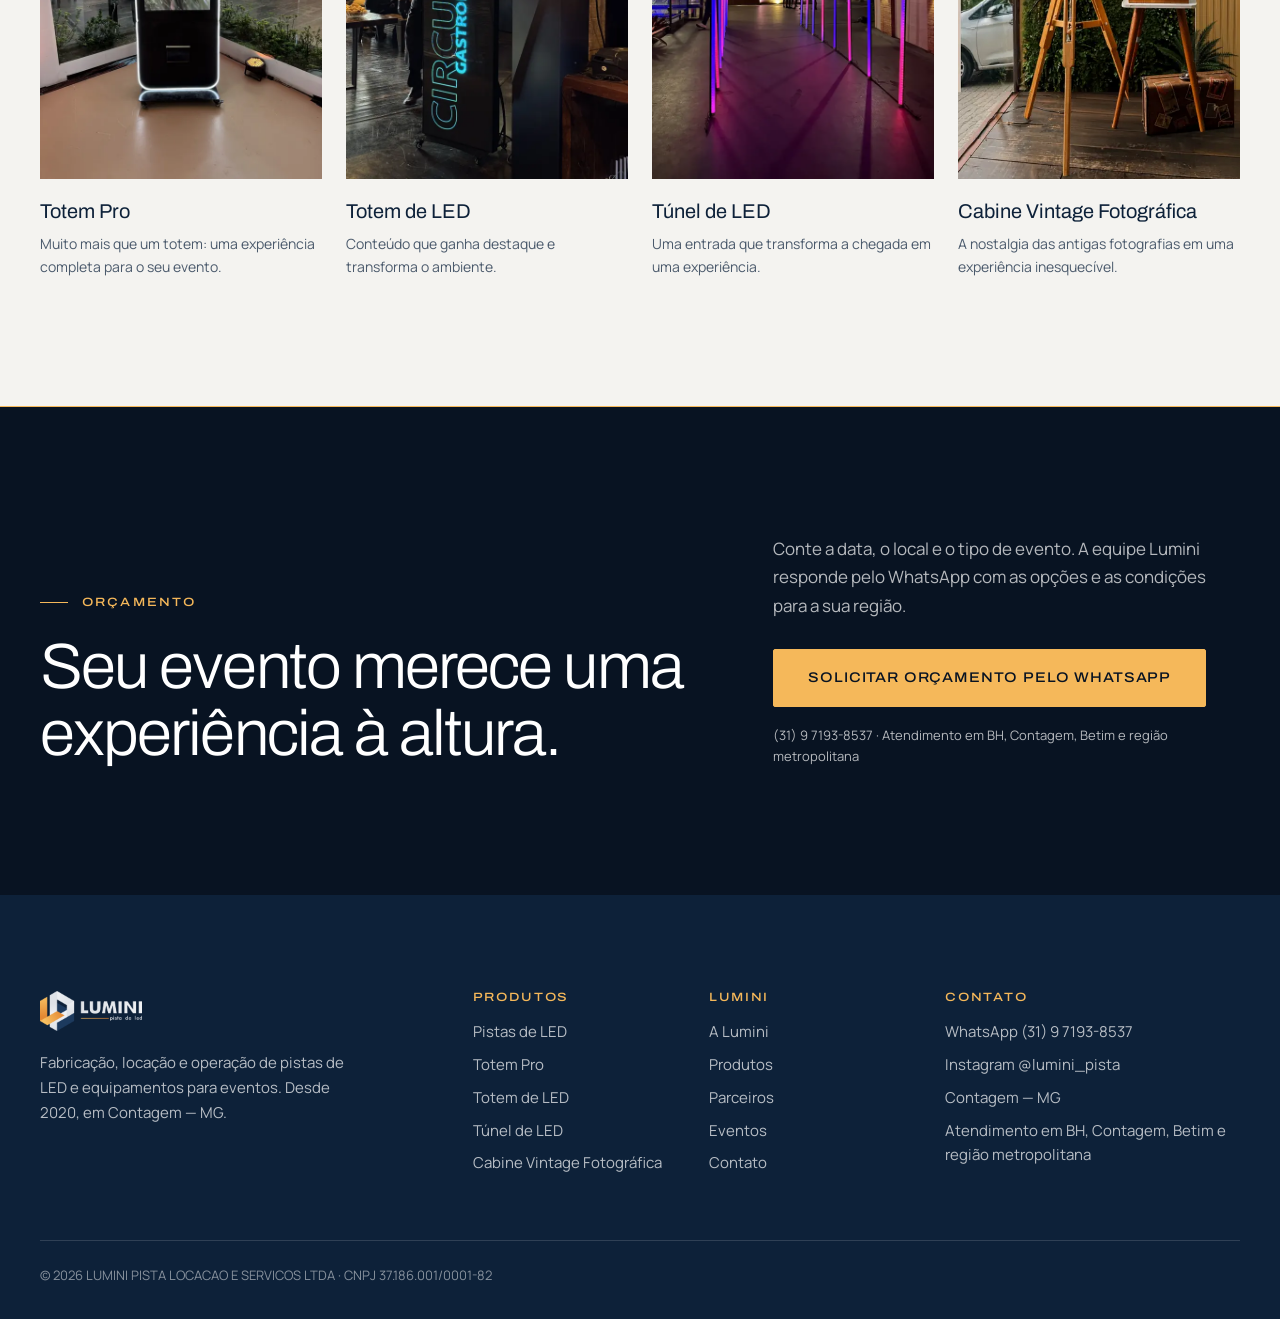
<file: public/produtos/pista-de-led/index.html>
<!doctype html>
<html lang="pt-BR">
<head>
<meta charset="utf-8">
<meta name="viewport" content="width=device-width, initial-scale=1">
<title>Pista de LED em BH — aluguel para casamentos, 15 anos e formaturas | Lumini</title>
<meta name="description" content="Aluguel de pista de LED em Belo Horizonte, Contagem, Betim e região. Modelos Infinity, Galaxy, Paris Light Way e Paris Black, de 4×4 m a 6×6 m, com montagem própria.">
<link rel="canonical" href="https://luminipista.com.br/produtos/pista-de-led/">
<meta name="robots" content="index, follow, max-image-preview:large">
<meta name="theme-color" content="#081322">
<!-- Google Search Console: preencher tracking.searchConsoleVerification em src/data/site.js (opcional) -->
<meta property="og:type" content="website">
<meta property="og:locale" content="pt_BR">
<meta property="og:site_name" content="Lumini Pista de LED">
<meta property="og:title" content="Pista de LED em BH — aluguel para casamentos, 15 anos e formaturas | Lumini">
<meta property="og:description" content="Aluguel de pista de LED em Belo Horizonte, Contagem, Betim e região. Modelos Infinity, Galaxy, Paris Light Way e Paris Black, de 4×4 m a 6×6 m, com montagem própria.">
<meta property="og:url" content="https://luminipista.com.br/produtos/pista-de-led/">
<meta property="og:image" content="https://luminipista.com.br/assets/img/produtos/pista-de-led/capa-1600.webp">
<meta property="og:image:width" content="1200">
<meta property="og:image:height" content="630">
<meta name="twitter:card" content="summary_large_image">
<link rel="icon" href="../../assets/img/marca/favicon-48.png" type="image/png" sizes="48x48">
<link rel="apple-touch-icon" href="../../assets/img/marca/apple-touch-icon.png">
<link rel="preconnect" href="https://fonts.googleapis.com">
<link rel="preconnect" href="https://fonts.gstatic.com" crossorigin>
<link rel="stylesheet" href="https://fonts.googleapis.com/css2?family=Archivo:wdth,wght@100..125,300..700&family=Manrope:wght@400;500;600&display=swap">
<link rel="stylesheet" href="../../assets/css/style.css?v=53683136">
<script type="application/ld+json">{"@context":"https://schema.org","@type":"LocalBusiness","@id":"https://luminipista.com.br/#empresa","name":"Lumini Pista de LED","legalName":"LUMINI PISTA LOCACAO E SERVICOS LTDA","taxID":"37.186.001/0001-82","url":"https://luminipista.com.br/","telephone":"+55 31 97193-8537","foundingDate":"2020","image":"https://luminipista.com.br/assets/img/marca/og-lumini.jpg","logo":"https://luminipista.com.br/assets/img/marca/logo-lumini.png","description":"Fabricação, locação e operação de pistas de LED, Totem Pro, Totem de LED, Túnel de LED e Cabine Vintage Fotográfica para eventos em Belo Horizonte e região metropolitana.","address":{"@type":"PostalAddress","addressLocality":"Contagem","addressRegion":"MG","addressCountry":"BR"},"areaServed":[{"@type":"City","name":"Belo Horizonte"},{"@type":"City","name":"Contagem"},{"@type":"City","name":"Betim"},{"@type":"AdministrativeArea","name":"Região Metropolitana de Belo Horizonte"},{"@type":"State","name":"Minas Gerais"}],"sameAs":["https://www.instagram.com/lumini_pista/"]}</script>
<script type="application/ld+json">{"@context":"https://schema.org","@type":"Service","name":"Pista de LED","serviceType":"Locação de Pista de LED para eventos","description":"Aluguel de pista de LED em Belo Horizonte, Contagem, Betim e região. Modelos Infinity, Galaxy, Paris Light Way e Paris Black, de 4×4 m a 6×6 m, com montagem própria.","url":"https://luminipista.com.br/produtos/pista-de-led/","provider":{"@id":"https://luminipista.com.br/#empresa"},"areaServed":[{"@type":"Place","name":"Belo Horizonte"},{"@type":"Place","name":"Contagem"},{"@type":"Place","name":"Betim"},{"@type":"Place","name":"Região Metropolitana de Belo Horizonte"}]}</script>
<script type="application/ld+json">{"@context":"https://schema.org","@type":"FAQPage","mainEntity":[{"@type":"Question","name":"Quais tamanhos de pista de LED estão disponíveis?","acceptedAnswer":{"@type":"Answer","text":"Todas as pistas Lumini podem ser montadas de 4×4 m até 6×6 m, de acordo com o espaço e a necessidade do evento."}},{"@type":"Question","name":"A pista é segura para os convidados?","acceptedAnswer":{"@type":"Answer","text":"As pistas têm 3,5 cm de altura, rampa de acesso, vidro temperado e suportam até 2 toneladas distribuídas sobre a superfície."}},{"@type":"Question","name":"A montagem está inclusa?","acceptedAnswer":{"@type":"Answer","text":"Sim. A Lumini faz o transporte, a montagem e a desmontagem. O deslocamento está incluso em Belo Horizonte, Contagem e Betim; para outras regiões, consulte as condições pelo WhatsApp."}},{"@type":"Question","name":"Qual modelo escolher?","acceptedAnswer":{"@type":"Answer","text":"A Infinity tem efeito de profundidade e mais de 300 efeitos de cor; a Galaxy alterna entre branco quente, branco frio ou os dois; a Paris Light Way tem fundo branco e visual clean; a Paris Black tem fundo preto e vidros fumê. Pelo WhatsApp ajudamos a escolher conforme a decoração."}}]}</script>
<script type="application/ld+json">{"@context":"https://schema.org","@type":"BreadcrumbList","itemListElement":[{"@type":"ListItem","position":1,"name":"Início","item":"https://luminipista.com.br/"},{"@type":"ListItem","position":2,"name":"Produtos","item":"https://luminipista.com.br/produtos/"},{"@type":"ListItem","position":3,"name":"Pista de LED","item":"https://luminipista.com.br/produtos/pista-de-led/"}]}</script>
<script async src="https://www.googletagmanager.com/gtag/js?id=AW-11218835567"></script>
<script>window.dataLayer=window.dataLayer||[];function gtag(){dataLayer.push(arguments);}gtag('js',new Date());gtag('config','AW-11218835567');</script>
<script>!function(f,b,e,v,n,t,s){if(f.fbq)return;n=f.fbq=function(){n.callMethod?n.callMethod.apply(n,arguments):n.queue.push(arguments)};if(!f._fbq)f._fbq=n;n.push=n;n.loaded=!0;n.version='2.0';n.queue=[];t=b.createElement(e);t.async=!0;t.src=v;s=b.getElementsByTagName(e)[0];s.parentNode.insertBefore(t,s)}(window,document,'script','https://connect.facebook.net/en_US/fbevents.js');fbq('init','2143955416549744');fbq('track','PageView');</script>
</head>
<body class="">
<noscript><img height="1" width="1" style="display:none" alt="" src="https://www.facebook.com/tr?id=2143955416549744&ev=PageView&noscript=1"></noscript>

<a class="skip" href="#conteudo">Pular para o conteúdo</a>
<header class="site-header" data-header>
  <div class="wrap site-header__inner">
    <a class="brand" href="../../" aria-label="Lumini Pista de LED — página inicial"><img src="../../assets/img/marca/logo-lumini.png" alt="Lumini Pista de LED" width="102" height="40"></a>
    <nav class="nav" id="menu" aria-label="Menu principal">
      <ul class="nav__list">
        <li><a href="../../">Início</a></li><li><a href="../../a-lumini/">A Lumini</a></li><li><a href="../../produtos/" aria-current="page">Produtos</a></li><li><a href="../../parceiros/">Parceiros</a></li><li><a href="../../eventos/">Eventos</a></li><li><a href="../../contato/">Contato</a></li>
      </ul>
      <div class="nav__mobile-extra">
        <a class="btn btn--gold btn--block" href="https://wa.me/5531971938537?text=Ol%C3%A1!%20Vim%20do%20site%20e%20gostaria%20de%20solicitar%20um%20or%C3%A7amento%20para%20meu%20evento." target="_blank" rel="noopener" data-wa data-product="geral" data-product-name="Orçamento geral" data-placement="menu">Solicitar orçamento</a>
        <p class="nav__contact">WhatsApp (31) 9 7193-8537<br>@lumini_pista</p>
      </div>
    </nav>
    <a class="btn btn--outline btn--sm site-header__cta" href="https://wa.me/5531971938537?text=Ol%C3%A1!%20Vim%20do%20site%20e%20gostaria%20de%20solicitar%20um%20or%C3%A7amento%20para%20meu%20evento." target="_blank" rel="noopener" data-wa data-product="geral" data-product-name="Orçamento geral" data-placement="header">Orçamento</a>
    <button class="nav-toggle" type="button" aria-controls="menu" aria-expanded="false" data-nav-toggle>
      <span class="nav-toggle__bar"></span><span class="nav-toggle__bar"></span>
      <span class="visually-hidden">Abrir menu</span>
    </button>
  </div>
</header>
<main id="conteudo">


<section class="product-hero">
  <div class="wrap product-hero__grid">
    <div class="product-hero__body">
      
<nav class="crumbs" aria-label="Você está em">
  <ol>
    <li><a href="../../">Início</a></li>
    <li><a href="../../produtos/">Produtos</a></li><li aria-current="page">Pista de LED</li>
  </ol>
</nav>
      <p class="eyebrow">Locação em BH, Contagem, Betim e região</p>
      <h1 class="product-hero__title">Pistas de LED <span>para eventos</span></h1>
      <p class="product-hero__tagline">O centro das atenções começa pelo chão.</p>
      <div class="actions">
        <a class="btn btn--gold btn--lg" href="https://wa.me/5531971938537?text=Ol%C3%A1!%20Vim%20do%20site%20e%20gostaria%20de%20solicitar%20um%20or%C3%A7amento%20de%20Pista%20de%20LED%20para%20meu%20evento." target="_blank" rel="noopener" data-wa data-product="pista_de_led" data-product-name="Pista de LED" data-placement="produto_hero">Solicitar orçamento</a>
      </div>
    </div>
    <div class="product-hero__media">
      <figure class="media " style="aspect-ratio:4/5"><img src="../../assets/img/produtos/pista-de-led/capa-800.webp" srcset="../../assets/img/produtos/pista-de-led/capa-800.webp 800w, ../../assets/img/produtos/pista-de-led/capa-1600.webp 1600w" sizes="(min-width: 900px) 45vw, 100vw" alt="Debutante com vestido brilhante no centro de uma Pista de LED Infinity" width="1600" height="2000" fetchpriority="high" decoding="async"></figure>
    </div>
  </div>
</section>

<section class="section" aria-labelledby="sobre-pista">
  <div class="wrap prose-split">
    <div>
      <p class="eyebrow">As pistas</p>
      <h2 id="sobre-pista" class="section-head__title">Quatro modelos, o mesmo padrão de fabricação.</h2>
    </div>
    <div class="prose"><p>As Pistas de LED Lumini transformam a pista de dança em uma experiência visual marcante. São quatro modelos, com efeitos e estilos diferentes, para combinar com a identidade de cada evento — de uma atmosfera clean e elegante a um espetáculo de luz.</p><p>Todas são fabricadas pela própria Lumini com estrutura em alumínio, o que deixa a pista resistente e leve para transporte e montagem. A montagem é feita pela nossa equipe, nas dimensões que o espaço pede.</p></div>
  </div>
  <div class="wrap">
    <nav class="model-nav" aria-label="Modelos de pista">
      <p class="model-nav__label">Quatro modelos</p>
      <ol><li><a href="#infinity"><span>01</span>Infinity</a></li><li><a href="#galaxy"><span>02</span>Galaxy</a></li><li><a href="#paris-light-way"><span>03</span>Paris Light Way</a></li><li><a href="#paris-black"><span>04</span>Paris Black</a></li></ol>
    </nav>
  </div>
</section>


<section class="variation" id="infinity" aria-labelledby="v-infinity">
  <div class="wrap variation__grid">
    <div class="variation__media">
      <figure class="media " style="aspect-ratio:4/5"><img src="../../assets/img/produtos/pista-de-led/capa-800.webp" srcset="../../assets/img/produtos/pista-de-led/capa-800.webp 800w, ../../assets/img/produtos/pista-de-led/capa-1600.webp 1600w" sizes="(min-width: 900px) 50vw, 100vw" alt="Pista de LED Infinity com efeito de profundidade infinita e debutante ao centro" width="1600" height="2000" loading="lazy" decoding="async"></figure>
    </div>
    <div class="variation__body">
      <p class="index-label">01 / 04</p>
      <h2 id="v-infinity" class="variation__title">Pista Infinity</h2>
      <p class="variation__tagline">Profundidade, luz e sofisticação em uma experiência surpreendente.</p>
      <p>A Pista Infinity cria um efeito visual de profundidade infinita: a sensação é de que as luzes continuam para além da própria pista.</p><p>São mais de 300 efeitos e combinações de cores, controlados por controle remoto, para acompanhar cada momento da festa — da entrada à última música.</p>
      <ul class="checklist checklist--cols"><li>Efeito de profundidade infinita</li><li>Mais de 300 efeitos e combinações de cores</li><li>Visual espelhado</li><li>Controle remoto</li><li>Design moderno</li><li>Alta resistência</li></ul>
      
      <div class="extras extras--2"><figure class="media " style="aspect-ratio:4/5"><img src="../../assets/img/produtos/pista-de-led/infinity-extra-1-800.webp" srcset="../../assets/img/produtos/pista-de-led/infinity-extra-1-800.webp 800w, ../../assets/img/produtos/pista-de-led/infinity-extra-1-1600.webp 1600w" sizes="(min-width: 900px) 20vw, 45vw" alt="Pista Infinity com efeito de profundidade em cores e puffs iluminados" width="1600" height="2000" style="object-position:45% 60%" loading="lazy" decoding="async"></figure><figure class="media " style="aspect-ratio:4/5"><img src="../../assets/img/produtos/pista-de-led/infinity-extra-2-800.webp" srcset="../../assets/img/produtos/pista-de-led/infinity-extra-2-800.webp 800w, ../../assets/img/produtos/pista-de-led/infinity-extra-2-1600.webp 1600w" sizes="(min-width: 900px) 20vw, 45vw" alt="Pista Infinity colorida em rooftop ao anoitecer" width="1600" height="2000" style="object-position:50% 75%" loading="lazy" decoding="async"></figure></div>
      <p class="variation__ideal"><strong>Ideal para</strong> Casamentos, 15 anos, formaturas, aniversários, eventos corporativos e celebrações que buscam impacto visual.</p>
      <a class="btn btn--dark" href="https://wa.me/5531971938537?text=Ol%C3%A1!%20Vim%20do%20site%20e%20gostaria%20de%20solicitar%20um%20or%C3%A7amento%20de%20Pista%20de%20LED%20modelo%20Infinity%20para%20meu%20evento." target="_blank" rel="noopener" data-wa data-product="pista_de_led" data-product-name="Pista de LED — Pista Infinity" data-variation="infinity" data-placement="pista_variacao">Orçamento da Pista Infinity</a>
    </div>
  </div>
</section>
<section class="variation variation--reverse" id="galaxy" aria-labelledby="v-galaxy">
  <div class="wrap variation__grid">
    <div class="variation__media">
      <figure class="media " style="aspect-ratio:4/5"><img src="../../assets/img/produtos/pista-de-led/galaxy-800.webp" srcset="../../assets/img/produtos/pista-de-led/galaxy-800.webp 800w, ../../assets/img/produtos/pista-de-led/galaxy-1600.webp 1600w" sizes="(min-width: 900px) 50vw, 100vw" alt="Pista de LED Galaxy em branco frio montada em salão de eventos" width="1600" height="2000" loading="lazy" decoding="async"><video class="media__video" muted autoplay loop playsinline preload="none" poster="../../assets/img/produtos/pista-de-led/galaxy-800.webp" aria-hidden="true" tabindex="-1" data-video="../../assets/video/galaxy"></video></figure>
    </div>
    <div class="variation__body">
      <p class="index-label">02 / 04</p>
      <h2 id="v-galaxy" class="variation__title">Pista Galaxy</h2>
      <p class="variation__tagline">Três possibilidades. Uma única pista.</p>
      <p>A Pista Galaxy foi desenvolvida para quem quer versatilidade sem abrir mão da elegância.</p><p>São três possibilidades de iluminação — branco quente, branco frio ou a combinação dos dois — para escolher o efeito que mais combina com cada momento e com a decoração.</p>
      <ul class="checklist checklist--cols"><li>Branco quente</li><li>Branco frio</li><li>Combinação de branco quente e frio</li><li>Visual elegante e sofisticado</li><li>Alta resistência</li></ul>
      <ul class="modes" role="list"><li><figure class="media " style="aspect-ratio:1/1"><img src="../../assets/img/produtos/pista-de-led/galaxy-frio-800.webp" srcset="../../assets/img/produtos/pista-de-led/galaxy-frio-800.webp 800w, ../../assets/img/produtos/pista-de-led/galaxy-frio-1600.webp 1600w" sizes="(min-width: 900px) 12vw, 30vw" alt="Pista Galaxy em branco frio" width="400" height="400" loading="lazy" decoding="async"></figure><span>Branco frio</span></li><li><figure class="media " style="aspect-ratio:1/1"><img src="../../assets/img/produtos/pista-de-led/galaxy-quente-800.webp" srcset="../../assets/img/produtos/pista-de-led/galaxy-quente-800.webp 800w, ../../assets/img/produtos/pista-de-led/galaxy-quente-1600.webp 1600w" sizes="(min-width: 900px) 12vw, 30vw" alt="Pista Galaxy em branco quente" width="400" height="400" loading="lazy" decoding="async"></figure><span>Branco quente</span></li><li><figure class="media " style="aspect-ratio:1/1"><img src="../../assets/img/produtos/pista-de-led/galaxy-combinado-800.webp" srcset="../../assets/img/produtos/pista-de-led/galaxy-combinado-800.webp 800w, ../../assets/img/produtos/pista-de-led/galaxy-combinado-1600.webp 1600w" sizes="(min-width: 900px) 12vw, 30vw" alt="Pista Galaxy com branco quente e frio combinados" width="400" height="400" loading="lazy" decoding="async"></figure><span>Combinação</span></li></ul>
      
      <p class="variation__ideal"><strong>Ideal para</strong> Casamentos, 15 anos, formaturas, aniversários, eventos corporativos e celebrações sofisticadas.</p>
      <a class="btn btn--dark" href="https://wa.me/5531971938537?text=Ol%C3%A1!%20Vim%20do%20site%20e%20gostaria%20de%20solicitar%20um%20or%C3%A7amento%20de%20Pista%20de%20LED%20modelo%20Galaxy%20para%20meu%20evento." target="_blank" rel="noopener" data-wa data-product="pista_de_led" data-product-name="Pista de LED — Pista Galaxy" data-variation="galaxy" data-placement="pista_variacao">Orçamento da Pista Galaxy</a>
    </div>
  </div>
</section>
<section class="variation" id="paris-light-way" aria-labelledby="v-paris-light-way">
  <div class="wrap variation__grid">
    <div class="variation__media">
      <figure class="media " style="aspect-ratio:4/5"><img src="../../assets/img/produtos/pista-de-led/paris-light-way-800.webp" srcset="../../assets/img/produtos/pista-de-led/paris-light-way-800.webp 800w, ../../assets/img/produtos/pista-de-led/paris-light-way-1600.webp 1600w" sizes="(min-width: 900px) 50vw, 100vw" alt="Pista de LED Paris Light Way com luz quente em salão com globos espelhados" width="1600" height="2000" style="object-position:50% 62%" loading="lazy" decoding="async"><video class="media__video" muted autoplay loop playsinline preload="none" poster="../../assets/img/produtos/pista-de-led/paris-light-way-800.webp" aria-hidden="true" tabindex="-1" data-video="../../assets/video/paris-light-way"></video></figure>
    </div>
    <div class="variation__body">
      <p class="index-label">03 / 04</p>
      <h2 id="v-paris-light-way" class="variation__title">Pista Paris Light Way</h2>
      <p class="variation__tagline">Leveza, elegância e iluminação que valoriza cada detalhe.</p>
      <p>A Paris Light Way combina fundo branco, iluminação em branco quente e vidros translúcidos para um visual clean e sofisticado.</p><p>É uma pista que se integra à decoração sem perder o destaque — escolha natural para eventos que valorizam leveza e harmonia visual.</p>
      <ul class="checklist checklist--cols"><li>Fundo branco</li><li>Iluminação em branco quente</li><li>Vidros translúcidos</li><li>Visual clean e sofisticado</li><li>Combina com diferentes estilos de decoração</li><li>Alta resistência</li></ul>
      
      
      <p class="variation__ideal"><strong>Ideal para</strong> Casamentos, 15 anos, formaturas, aniversários, eventos corporativos e celebrações em ambientes elegantes.</p>
      <a class="btn btn--dark" href="https://wa.me/5531971938537?text=Ol%C3%A1!%20Vim%20do%20site%20e%20gostaria%20de%20solicitar%20um%20or%C3%A7amento%20de%20Pista%20de%20LED%20modelo%20Paris%20Light%20Way%20para%20meu%20evento." target="_blank" rel="noopener" data-wa data-product="pista_de_led" data-product-name="Pista de LED — Pista Paris Light Way" data-variation="paris_light_way" data-placement="pista_variacao">Orçamento da Pista Paris Light Way</a>
    </div>
  </div>
</section>
<section class="variation variation--reverse" id="paris-black" aria-labelledby="v-paris-black">
  <div class="wrap variation__grid">
    <div class="variation__media">
      <figure class="media " style="aspect-ratio:4/5"><img src="../../assets/img/produtos/pista-de-led/paris-black-800.webp" srcset="../../assets/img/produtos/pista-de-led/paris-black-800.webp 800w, ../../assets/img/produtos/pista-de-led/paris-black-1600.webp 1600w" sizes="(min-width: 900px) 50vw, 100vw" alt="Pista de LED Paris Black com fundo preto e luz quente em salão de festas" width="1600" height="2000" loading="lazy" decoding="async"></figure>
    </div>
    <div class="variation__body">
      <p class="index-label">04 / 04</p>
      <h2 id="v-paris-black" class="variation__title">Pista Paris Black</h2>
      <p class="variation__tagline">Elegância marcante para quem busca um visual moderno.</p>
      <p>A Paris Black combina fundo preto, iluminação em branco quente e vidros fumê para uma estética contemporânea e cheia de personalidade.</p><p>O contraste entre o preto e a luz torna a pista um elemento de destaque na decoração e cria uma atmosfera elegante no salão.</p>
      <ul class="checklist checklist--cols"><li>Fundo preto</li><li>Iluminação em branco quente</li><li>Vidros fumê</li><li>Design moderno</li><li>Visual marcante</li><li>Alta resistência</li></ul>
      
      <div class="extras extras--1"><figure class="media " style="aspect-ratio:4/5"><img src="../../assets/img/produtos/pista-de-led/paris-black-extra-1-800.webp" srcset="../../assets/img/produtos/pista-de-led/paris-black-extra-1-800.webp 800w, ../../assets/img/produtos/pista-de-led/paris-black-extra-1-1600.webp 1600w" sizes="(min-width: 900px) 20vw, 45vw" alt="Pista Paris Black montada em salão com painéis de LED" width="1600" height="2000" style="object-position:50% 78%" loading="lazy" decoding="async"></figure></div>
      <p class="variation__ideal"><strong>Ideal para</strong> Casamentos, 15 anos, formaturas, aniversários, eventos corporativos e festas temáticas.</p>
      <a class="btn btn--dark" href="https://wa.me/5531971938537?text=Ol%C3%A1!%20Vim%20do%20site%20e%20gostaria%20de%20solicitar%20um%20or%C3%A7amento%20de%20Pista%20de%20LED%20modelo%20Paris%20Black%20para%20meu%20evento." target="_blank" rel="noopener" data-wa data-product="pista_de_led" data-product-name="Pista de LED — Pista Paris Black" data-variation="paris_black" data-placement="pista_variacao">Orçamento da Pista Paris Black</a>
    </div>
  </div>
</section>

<section class="section section--navy" aria-labelledby="specs-title">
  <div class="wrap specs">
    <div>
      <p class="eyebrow">Em todos os modelos</p>
      <h2 id="specs-title" class="section-head__title">Estrutura em alumínio, vidro temperado e montagem própria.</h2>
    </div>
    <div class="specs__body">
      <dl class="spec-table">
        <div><dt>Altura</dt><dd>3,5 cm</dd></div>
        <div><dt>Acesso</dt><dd>Rampa</dd></div>
        <div><dt>Superfície</dt><dd>Vidro temperado</dd></div>
        <div><dt>Capacidade</dt><dd>Até 2 toneladas distribuídas sobre a pista</dd></div>
        <div><dt>Dimensões</dt><dd>De 4×4 m até 6×6 m</dd></div>
        <div><dt>Estrutura</dt><dd>Alumínio</dd></div>
      </dl>
      
<div class="included">
  <h3 class="included__title">Incluso</h3>
  <ul class="checklist"><li>Pista no modelo escolhido</li><li>Montagem e desmontagem</li><li>Deslocamento em Belo Horizonte, Contagem e Betim</li></ul>
  <p class="included__note">Para outras regiões, consulte as condições pelo WhatsApp.</p>
</div>
    </div>
  </div>
</section>

<section class="section" aria-labelledby="faq-title">
  <div class="wrap prose-split">
    <div>
      <p class="eyebrow">Dúvidas frequentes</p>
      <h2 id="faq-title" class="section-head__title">Pista de LED para casamentos, 15 anos e formaturas em BH</h2>
      <p class="muted">Indicadas para</p>
      <ul class="tag-list"><li><a href="../../eventos/#casamentos">Casamentos</a></li><li><a href="../../eventos/#formaturas">Formaturas</a></li><li><a href="../../eventos/#quinze-anos">15 anos</a></li><li><a href="../../eventos/#aniversarios">Aniversários</a></li><li><a href="../../eventos/#corporativos">Eventos corporativos</a></li><li><a href="../../eventos/#festas">Festas</a></li></ul>
    </div>
    <div class="faq">
      <details class="faq__item"><summary>Quais tamanhos de pista de LED estão disponíveis?</summary><p>Todas as pistas Lumini podem ser montadas de 4×4 m até 6×6 m, de acordo com o espaço e a necessidade do evento.</p></details><details class="faq__item"><summary>A pista é segura para os convidados?</summary><p>As pistas têm 3,5 cm de altura, rampa de acesso, vidro temperado e suportam até 2 toneladas distribuídas sobre a superfície.</p></details><details class="faq__item"><summary>A montagem está inclusa?</summary><p>Sim. A Lumini faz o transporte, a montagem e a desmontagem. O deslocamento está incluso em Belo Horizonte, Contagem e Betim; para outras regiões, consulte as condições pelo WhatsApp.</p></details><details class="faq__item"><summary>Qual modelo escolher?</summary><p>A Infinity tem efeito de profundidade e mais de 300 efeitos de cor; a Galaxy alterna entre branco quente, branco frio ou os dois; a Paris Light Way tem fundo branco e visual clean; a Paris Black tem fundo preto e vidros fumê. Pelo WhatsApp ajudamos a escolher conforme a decoração.</p></details>
    </div>
  </div>
</section>


<section class="section section--paper" aria-labelledby="outros-title">
  <div class="wrap">
    <div class="section-head">
      <p class="eyebrow">Produtos</p>
      <h2 id="outros-title" class="section-head__title">Outros equipamentos Lumini</h2>
    </div>
    <ul class="other-products" role="list">
      <li><a href="../../produtos/totem-pro/">
            <figure class="media other-products__media" style="aspect-ratio:3/4"><img src="../../assets/img/produtos/totem-pro/capa-800.webp" srcset="../../assets/img/produtos/totem-pro/capa-800.webp 800w, ../../assets/img/produtos/totem-pro/capa-1600.webp 1600w" sizes="(min-width: 900px) 20vw, 50vw" alt="Totem Pro com tela vertical de 43 polegadas e moldura iluminada em evento" width="1200" height="1600" style="object-position:50% 68%" loading="lazy" decoding="async"></figure>
            <span class="other-products__name">Totem Pro</span>
            <span class="other-products__text">Muito mais que um totem: uma experiência completa para o seu evento.</span>
          </a></li><li><a href="../../produtos/totem-de-led/">
            <figure class="media other-products__media" style="aspect-ratio:3/4"><img src="../../assets/img/produtos/totem-de-led/capa-800.webp" srcset="../../assets/img/produtos/totem-de-led/capa-800.webp 800w, ../../assets/img/produtos/totem-de-led/capa-1600.webp 1600w" sizes="(min-width: 900px) 20vw, 50vw" alt="Totem de LED vertical exibindo conteúdo de marca em evento corporativo" width="1200" height="1600" style="object-position:50% 100%" loading="lazy" decoding="async"></figure>
            <span class="other-products__name">Totem de LED</span>
            <span class="other-products__text">Conteúdo que ganha destaque e transforma o ambiente.</span>
          </a></li><li><a href="../../produtos/tunel-de-led/">
            <figure class="media other-products__media" style="aspect-ratio:3/4"><img src="../../assets/img/produtos/tunel-de-led/capa-800.webp" srcset="../../assets/img/produtos/tunel-de-led/capa-800.webp 800w, ../../assets/img/produtos/tunel-de-led/capa-1600.webp 1600w" sizes="(min-width: 900px) 20vw, 50vw" alt="Túnel de LED iluminado na entrada de um evento" width="1200" height="1600" loading="lazy" decoding="async"></figure>
            <span class="other-products__name">Túnel de LED</span>
            <span class="other-products__text">Uma entrada que transforma a chegada em uma experiência.</span>
          </a></li><li><a href="../../produtos/cabine-vintage/">
            <figure class="media other-products__media" style="aspect-ratio:3/4"><img src="../../assets/img/produtos/cabine-vintage/capa-800.webp" srcset="../../assets/img/produtos/cabine-vintage/capa-800.webp 800w, ../../assets/img/produtos/cabine-vintage/capa-1600.webp 1600w" sizes="(min-width: 900px) 20vw, 50vw" alt="Cabine Vintage Fotográfica em madeira com flash, tripé e impressora" width="1200" height="1600" style="object-position:50% 62%" loading="lazy" decoding="async"></figure>
            <span class="other-products__name">Cabine Vintage Fotográfica</span>
            <span class="other-products__text">A nostalgia das antigas fotografias em uma experiência inesquecível.</span>
          </a></li>
    </ul>
  </div>
</section>

<section class="final-cta" aria-labelledby="cta-final">
  <div class="wrap final-cta__inner">
    <div>
      <p class="eyebrow">Orçamento</p>
      <h2 id="cta-final" class="final-cta__title">Seu evento merece uma experiência à altura.</h2>
    </div>
    <div class="final-cta__side">
      <p>Conte a data, o local e o tipo de evento. A equipe Lumini responde pelo WhatsApp com as opções e as condições para a sua região.</p>
      <a class="btn btn--gold btn--lg" href="https://wa.me/5531971938537?text=Ol%C3%A1!%20Vim%20do%20site%20e%20gostaria%20de%20solicitar%20um%20or%C3%A7amento%20de%20Pista%20de%20LED%20para%20meu%20evento." target="_blank" rel="noopener" data-wa data-product="pista_de_led" data-product-name="Pista de LED" data-placement="cta_final">Solicitar orçamento pelo WhatsApp</a>
      <p class="final-cta__meta">(31) 9 7193-8537 · Atendimento em BH, Contagem, Betim e região metropolitana</p>
    </div>
  </div>
</section>

</main>

<footer class="site-footer">
  <div class="wrap">
    <div class="site-footer__top">
      <div class="site-footer__brand">
        <a class="brand" href="../../"><img src="../../assets/img/marca/logo-lumini.png" alt="Lumini Pista de LED" width="102" height="40"></a>
        <p>Fabricação, locação e operação de pistas de LED e equipamentos para eventos. Desde 2020, em Contagem — MG.</p>
      </div>
      <div class="site-footer__col">
        <h2 class="site-footer__title">Produtos</h2>
        <ul><li><a href="../../produtos/pista-de-led/">Pistas de LED</a></li><li><a href="../../produtos/totem-pro/">Totem Pro</a></li><li><a href="../../produtos/totem-de-led/">Totem de LED</a></li><li><a href="../../produtos/tunel-de-led/">Túnel de LED</a></li><li><a href="../../produtos/cabine-vintage/">Cabine Vintage Fotográfica</a></li></ul>
      </div>
      <div class="site-footer__col">
        <h2 class="site-footer__title">Lumini</h2>
        <ul><li><a href="../../a-lumini/">A Lumini</a></li><li><a href="../../produtos/">Produtos</a></li><li><a href="../../parceiros/">Parceiros</a></li><li><a href="../../eventos/">Eventos</a></li><li><a href="../../contato/">Contato</a></li></ul>
      </div>
      <div class="site-footer__col">
        <h2 class="site-footer__title">Contato</h2>
        <ul>
          <li><a href="https://wa.me/5531971938537?text=Ol%C3%A1!%20Vim%20do%20site%20e%20gostaria%20de%20solicitar%20um%20or%C3%A7amento%20para%20meu%20evento." target="_blank" rel="noopener" data-wa data-product="geral" data-product-name="Orçamento geral" data-placement="footer" data-direct>WhatsApp (31) 9 7193-8537</a></li>
          <li><a href="https://www.instagram.com/lumini_pista/" target="_blank" rel="noopener">Instagram @lumini_pista</a></li>
          <li>Contagem — MG</li>
          <li>Atendimento em BH, Contagem, Betim e região metropolitana</li>
        </ul>
      </div>
    </div>
    <div class="site-footer__bottom">
      <p>© <span data-year>2026</span> LUMINI PISTA LOCACAO E SERVICOS LTDA · CNPJ 37.186.001/0001-82</p>
    </div>
  </div>
</footer>

<dialog class="quote-modal" data-quote-modal aria-labelledby="quote-modal-title">
  <form class="quote-modal__form" data-quote-form data-placement="popup" method="dialog">
    <button class="quote-modal__close" type="button" data-quote-close aria-label="Fechar">×</button>
    <p class="eyebrow">Orçamento pelo WhatsApp</p>
    <h2 id="quote-modal-title" class="quote-modal__title">Conte sobre o seu evento</h2>
    <p class="quote-modal__lead">Preencha os dados e a mensagem já chega pronta no WhatsApp da Lumini.</p>
    
      <div class="field">
        <label for="m-nome">Nome completo</label>
        <input id="m-nome" name="nome" type="text" autocomplete="name" required maxlength="80" placeholder="Seu nome e sobrenome">
      </div>
      <div class="field">
        <label for="m-produto">Equipamento</label>
        <select id="m-produto" name="produto">
          <option value="" data-product="geral" data-name="Orçamento geral">Ainda não sei / mais de um</option>
          <optgroup label="Pista de LED"><option value="de Pista de LED" data-product="pista_de_led" data-name="Pista de LED">Pista de LED — qualquer modelo</option><option value="de Pista de LED modelo Infinity" data-product="pista_de_led" data-variation="infinity" data-name="Pista de LED — Pista Infinity">Pista Infinity</option><option value="de Pista de LED modelo Galaxy" data-product="pista_de_led" data-variation="galaxy" data-name="Pista de LED — Pista Galaxy">Pista Galaxy</option><option value="de Pista de LED modelo Paris Light Way" data-product="pista_de_led" data-variation="paris_light_way" data-name="Pista de LED — Pista Paris Light Way">Pista Paris Light Way</option><option value="de Pista de LED modelo Paris Black" data-product="pista_de_led" data-variation="paris_black" data-name="Pista de LED — Pista Paris Black">Pista Paris Black</option></optgroup><option value="de Totem Pro" data-product="totem_pro" data-name="Totem Pro">Totem Pro</option><option value="de Totem de LED" data-product="totem_de_led" data-name="Totem de LED">Totem de LED</option><option value="de Túnel de LED" data-product="tunel_de_led" data-name="Túnel de LED">Túnel de LED</option><option value="da Cabine Vintage" data-product="cabine_vintage" data-name="Cabine Vintage Fotográfica">Cabine Vintage Fotográfica</option>
        </select>
      </div>
      <div class="field">
        <label for="m-evento">Tipo de evento</label>
        <select id="m-evento" name="evento" required>
          <option value="">Selecione</option>
          <option>Casamentos</option><option>Formaturas</option><option>15 anos</option><option>Aniversários</option><option>Eventos corporativos</option><option>Festas</option><option>Outros eventos</option>
        </select>
      </div>
      <div class="field-row">
        <div class="field">
          <label for="m-data">Data do evento</label>
          <input id="m-data" name="data" type="date">
        </div>
        <div class="field">
          <label for="m-local">Local do evento</label>
          <input id="m-local" name="local" type="text" autocomplete="address-level2" placeholder="Espaço e cidade" required maxlength="120">
        </div>
      </div>
    <button class="btn btn--gold btn--lg btn--block" type="submit">Enviar pelo WhatsApp</button>
  </form>
</dialog>
<div class="sticky-cta" data-sticky-cta>
  <a class="btn btn--gold btn--block" href="https://wa.me/5531971938537?text=Ol%C3%A1!%20Vim%20do%20site%20e%20gostaria%20de%20solicitar%20um%20or%C3%A7amento%20de%20Pista%20de%20LED%20para%20meu%20evento." target="_blank" rel="noopener" data-wa data-product="pista_de_led" data-product-name="Pista de LED" data-placement="sticky_mobile">Solicitar orçamento pelo WhatsApp</a>
</div>
<script>window.LUMINI={"whatsapp":"5531971938537","metaPixelId":"2143955416549744","googleAds":{"id":"AW-11218835567","label":"PY6MCN3Kj40dEO-wx-Up","sendTo":"AW-11218835567/PY6MCN3Kj40dEO-wx-Up"},"ga4":null,"gtm":null};</script>
<script src="../../assets/js/tracking.js?v=53683136" defer></script>
<script src="../../assets/js/main.js?v=53683136" defer></script>
</body>
</html>
</file>
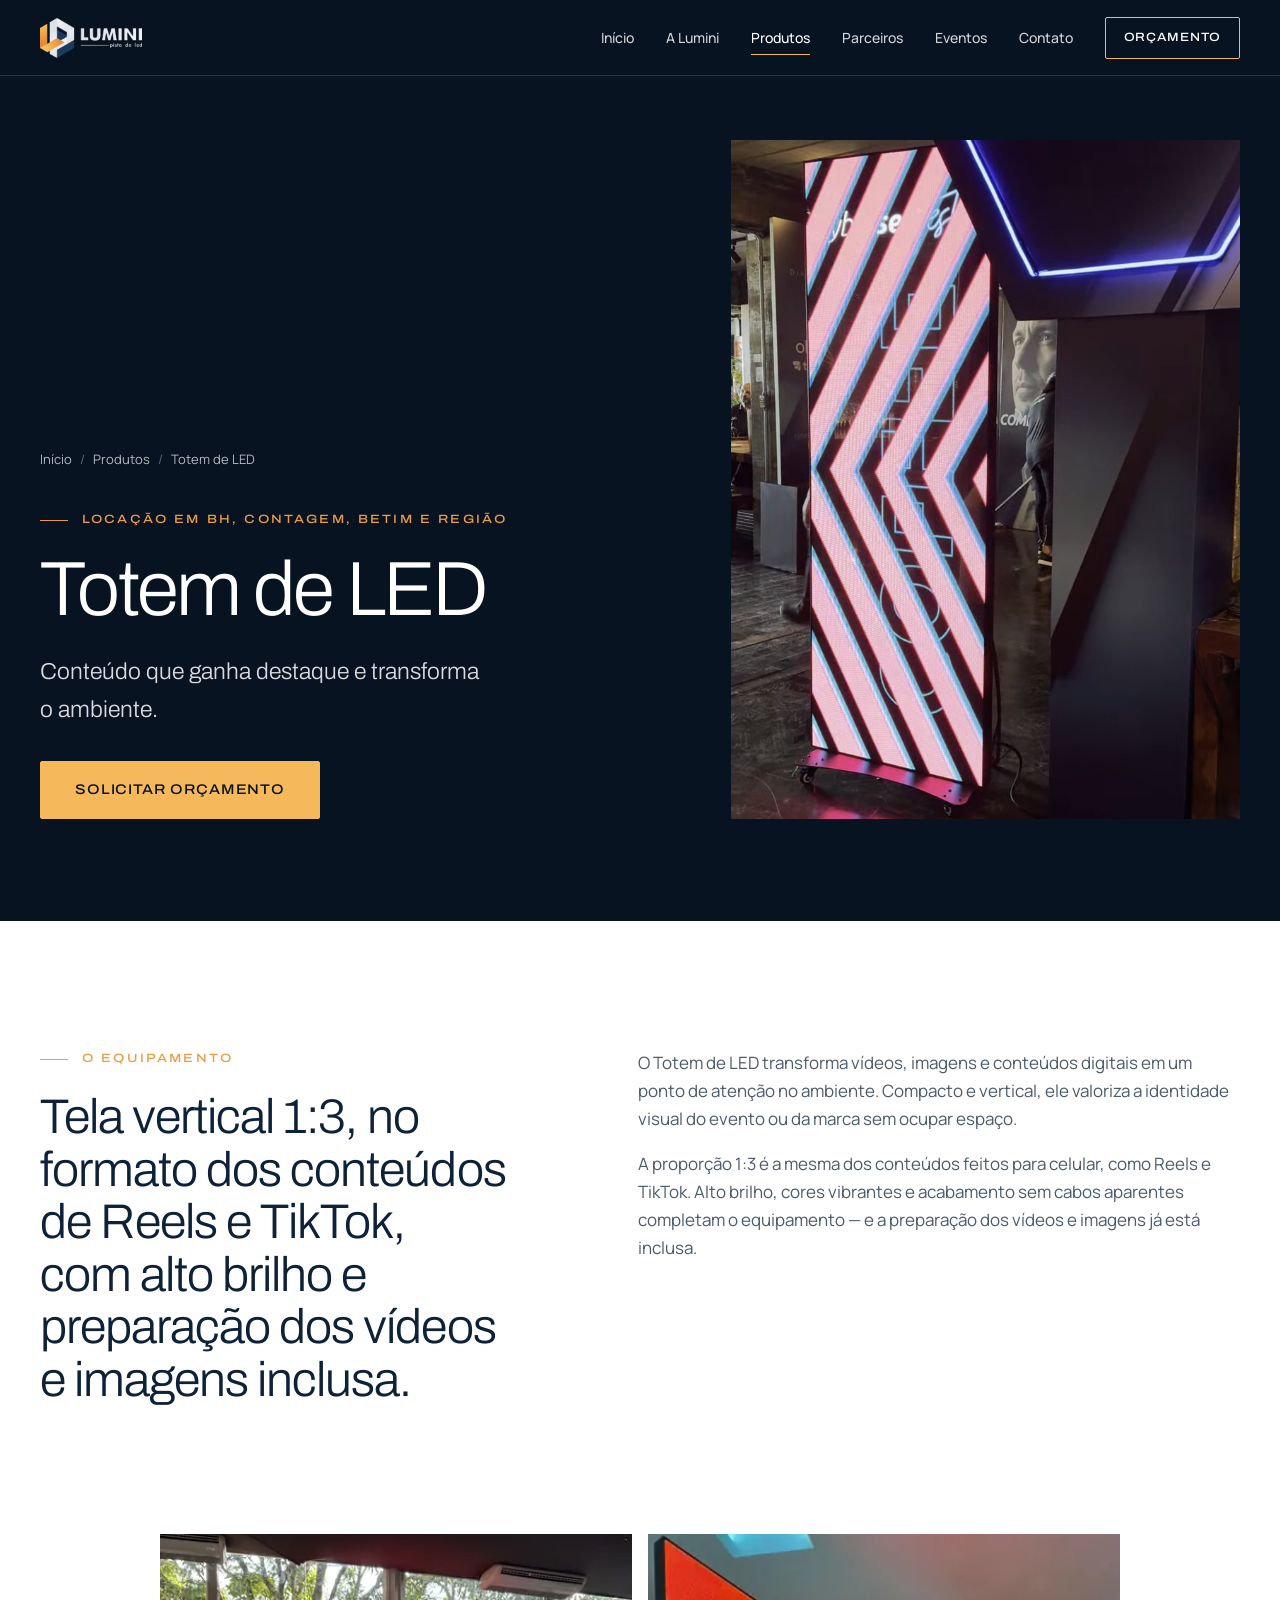
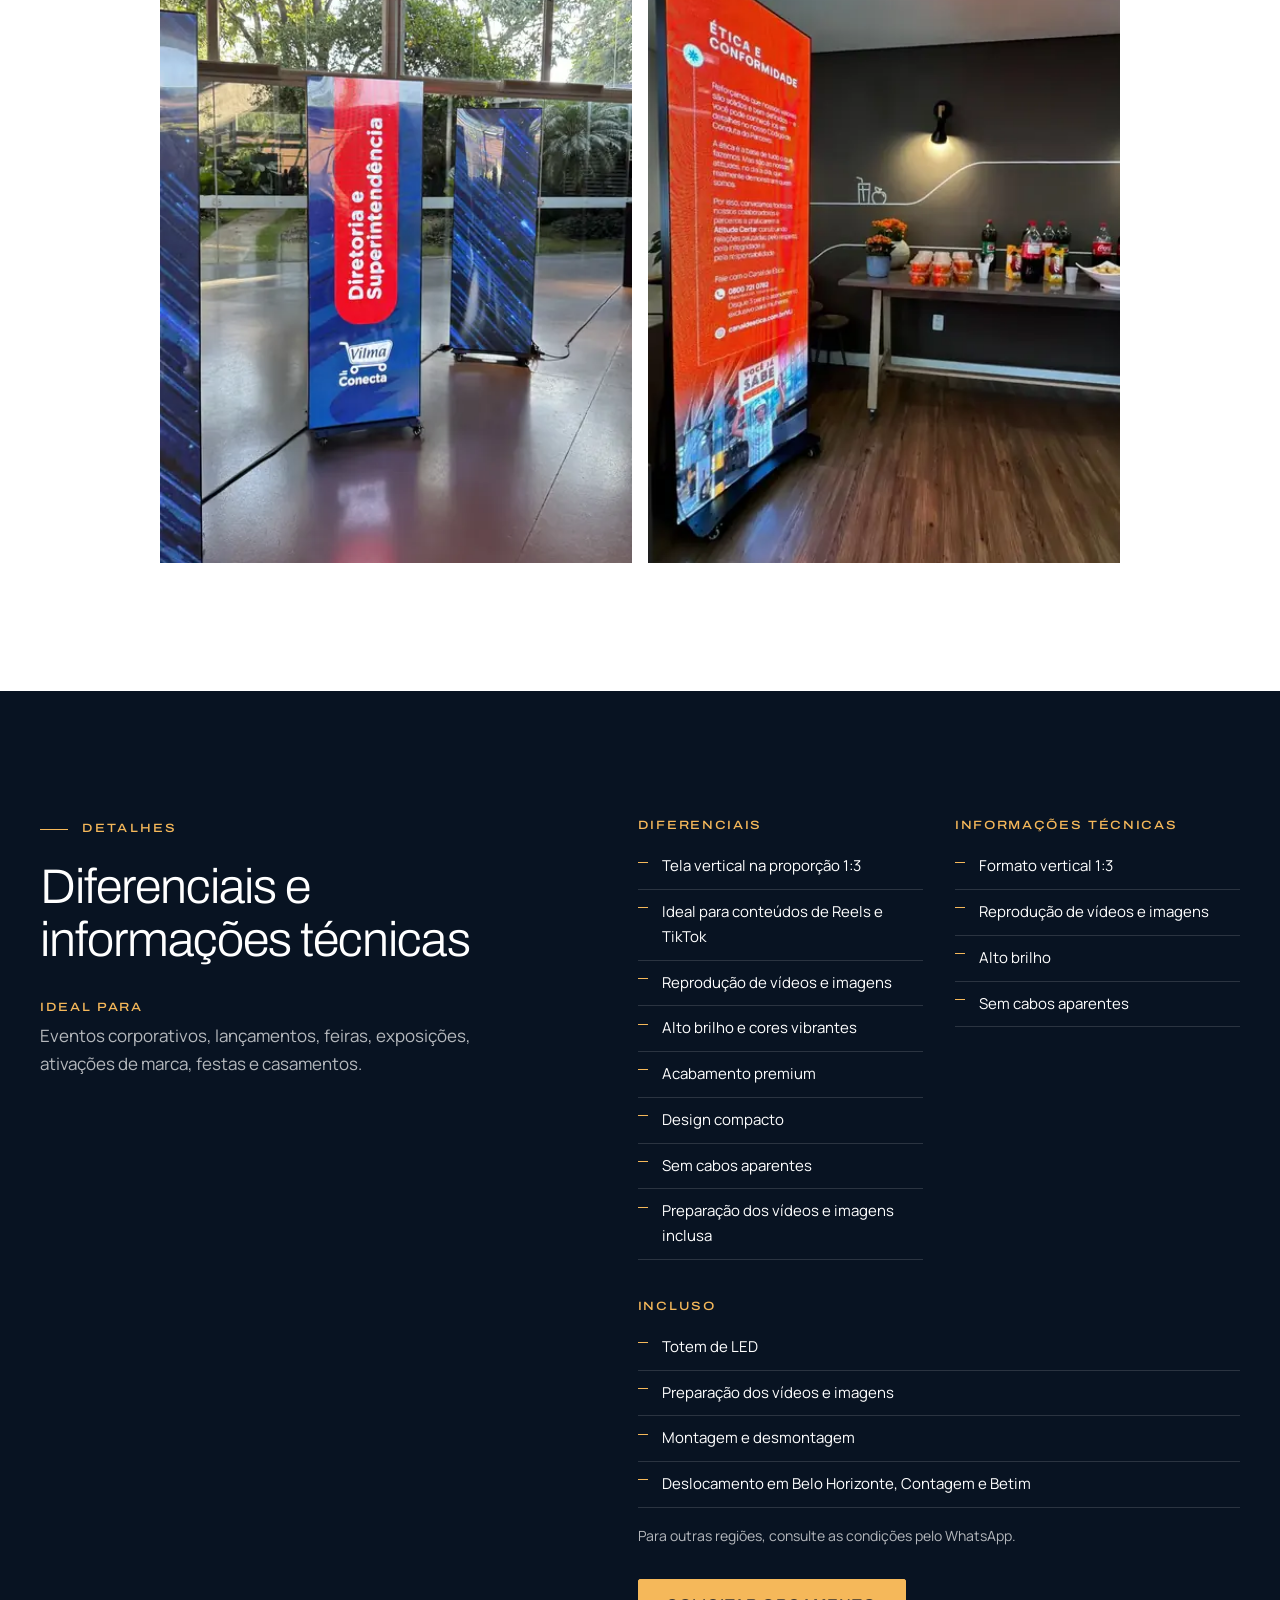
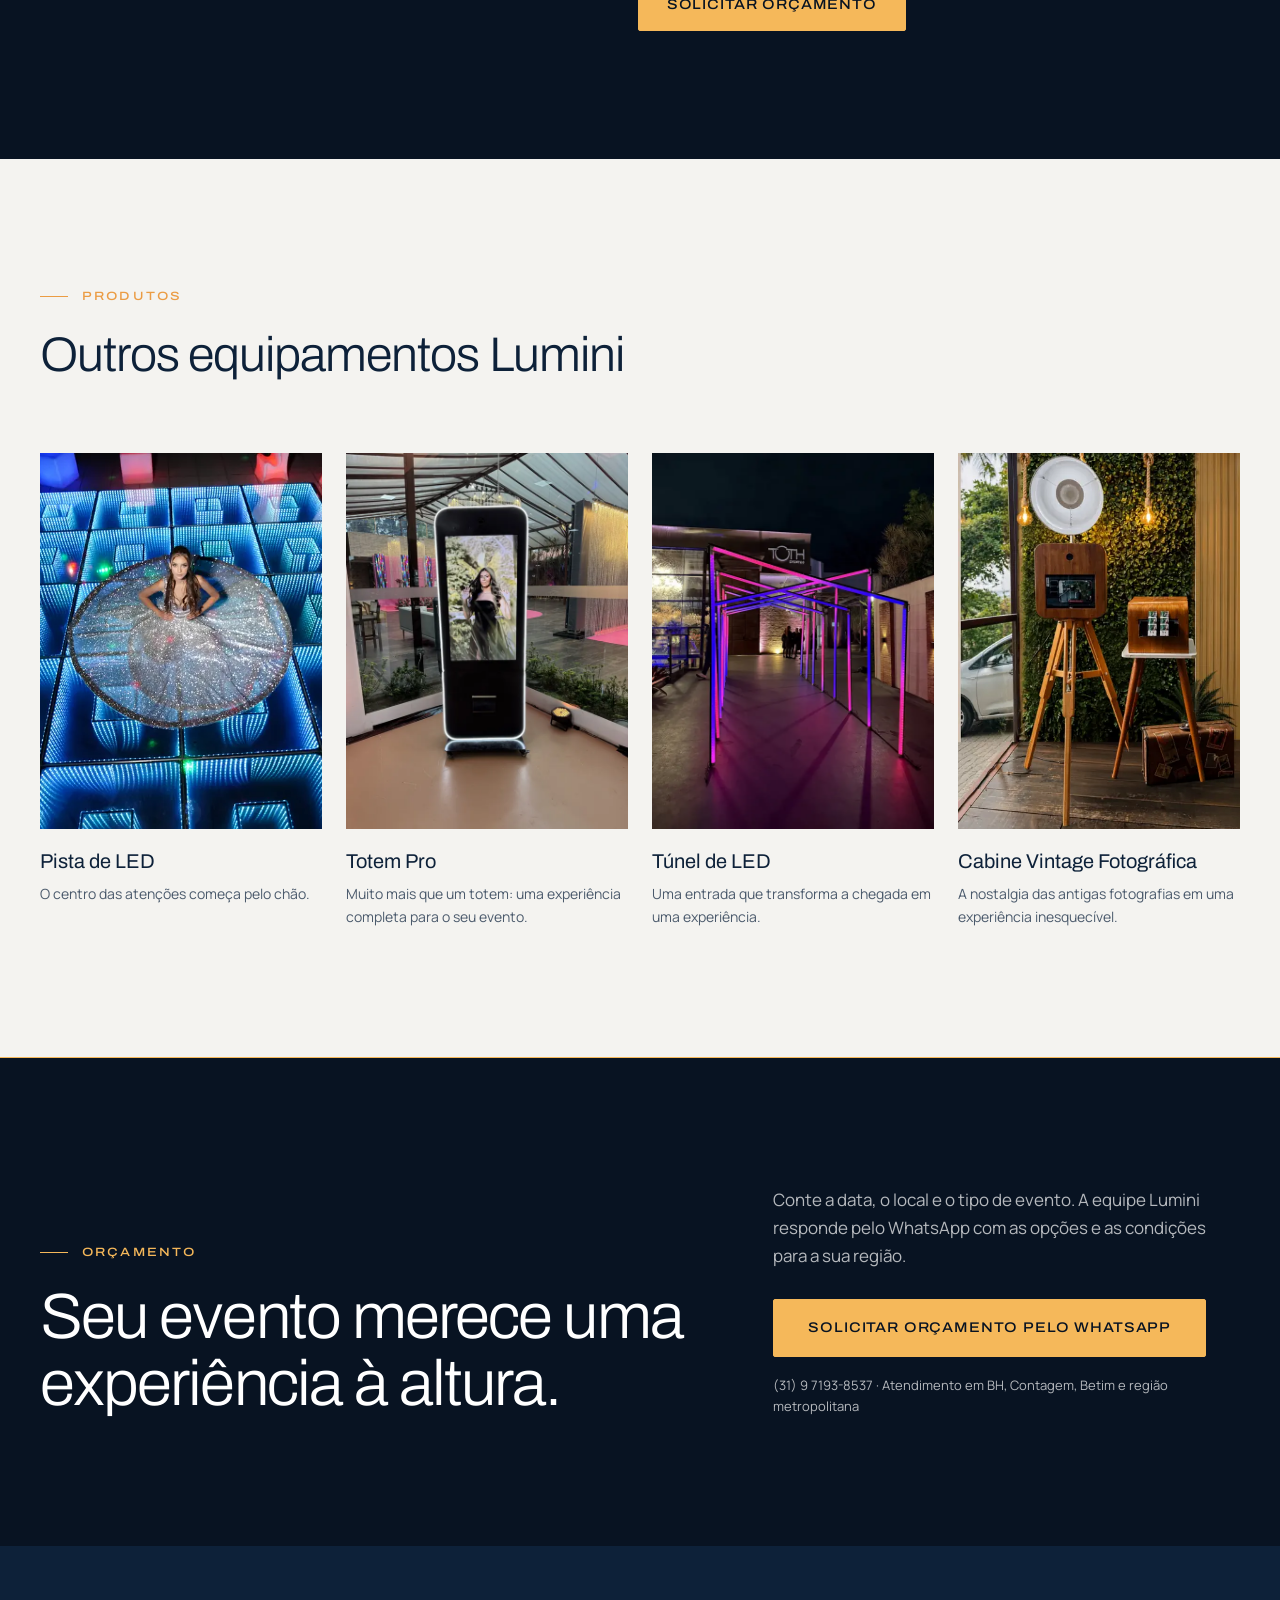
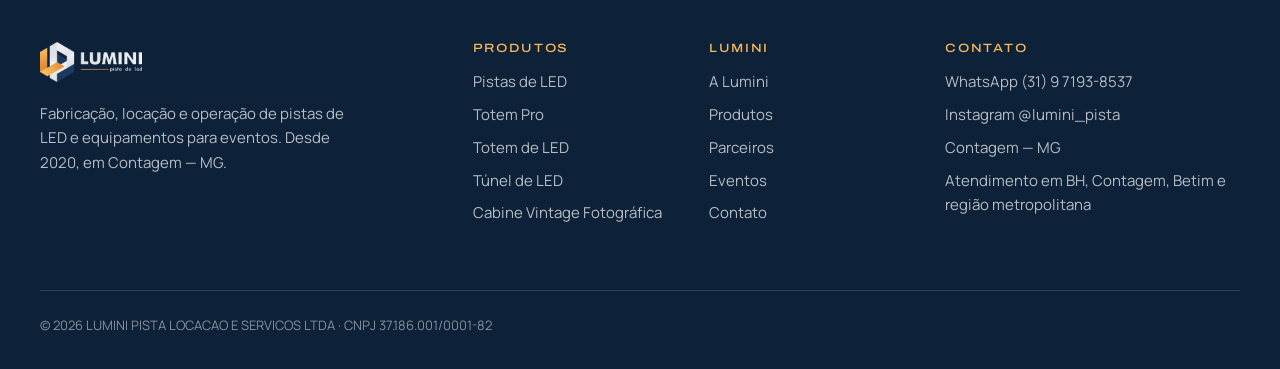
<file: public/produtos/totem-de-led/index.html>
<!doctype html>
<html lang="pt-BR">
<head>
<meta charset="utf-8">
<meta name="viewport" content="width=device-width, initial-scale=1">
<title>Totem de LED para eventos em BH — tela vertical 1:3 | Lumini</title>
<meta name="description" content="Aluguel de totem de LED vertical para eventos em Belo Horizonte e região. Formato 1:3 para Reels e TikTok, alto brilho e preparação dos conteúdos inclusa.">
<link rel="canonical" href="https://luminipista.com.br/produtos/totem-de-led/">
<meta name="robots" content="index, follow, max-image-preview:large">
<meta name="theme-color" content="#081322">
<!-- Google Search Console: preencher tracking.searchConsoleVerification em src/data/site.js (opcional) -->
<meta property="og:type" content="website">
<meta property="og:locale" content="pt_BR">
<meta property="og:site_name" content="Lumini Pista de LED">
<meta property="og:title" content="Totem de LED para eventos em BH — tela vertical 1:3 | Lumini">
<meta property="og:description" content="Aluguel de totem de LED vertical para eventos em Belo Horizonte e região. Formato 1:3 para Reels e TikTok, alto brilho e preparação dos conteúdos inclusa.">
<meta property="og:url" content="https://luminipista.com.br/produtos/totem-de-led/">
<meta property="og:image" content="https://luminipista.com.br/assets/img/produtos/totem-de-led/capa-1600.webp">
<meta property="og:image:width" content="1200">
<meta property="og:image:height" content="630">
<meta name="twitter:card" content="summary_large_image">
<link rel="icon" href="../../assets/img/marca/favicon-48.png" type="image/png" sizes="48x48">
<link rel="apple-touch-icon" href="../../assets/img/marca/apple-touch-icon.png">
<link rel="preconnect" href="https://fonts.googleapis.com">
<link rel="preconnect" href="https://fonts.gstatic.com" crossorigin>
<link rel="stylesheet" href="https://fonts.googleapis.com/css2?family=Archivo:wdth,wght@100..125,300..700&family=Manrope:wght@400;500;600&display=swap">
<link rel="stylesheet" href="../../assets/css/style.css?v=53683136">
<script type="application/ld+json">{"@context":"https://schema.org","@type":"LocalBusiness","@id":"https://luminipista.com.br/#empresa","name":"Lumini Pista de LED","legalName":"LUMINI PISTA LOCACAO E SERVICOS LTDA","taxID":"37.186.001/0001-82","url":"https://luminipista.com.br/","telephone":"+55 31 97193-8537","foundingDate":"2020","image":"https://luminipista.com.br/assets/img/marca/og-lumini.jpg","logo":"https://luminipista.com.br/assets/img/marca/logo-lumini.png","description":"Fabricação, locação e operação de pistas de LED, Totem Pro, Totem de LED, Túnel de LED e Cabine Vintage Fotográfica para eventos em Belo Horizonte e região metropolitana.","address":{"@type":"PostalAddress","addressLocality":"Contagem","addressRegion":"MG","addressCountry":"BR"},"areaServed":[{"@type":"City","name":"Belo Horizonte"},{"@type":"City","name":"Contagem"},{"@type":"City","name":"Betim"},{"@type":"AdministrativeArea","name":"Região Metropolitana de Belo Horizonte"},{"@type":"State","name":"Minas Gerais"}],"sameAs":["https://www.instagram.com/lumini_pista/"]}</script>
<script type="application/ld+json">{"@context":"https://schema.org","@type":"Service","name":"Totem de LED","serviceType":"Locação de Totem de LED para eventos","description":"Aluguel de totem de LED vertical para eventos em Belo Horizonte e região. Formato 1:3 para Reels e TikTok, alto brilho e preparação dos conteúdos inclusa.","url":"https://luminipista.com.br/produtos/totem-de-led/","provider":{"@id":"https://luminipista.com.br/#empresa"},"areaServed":[{"@type":"Place","name":"Belo Horizonte"},{"@type":"Place","name":"Contagem"},{"@type":"Place","name":"Betim"},{"@type":"Place","name":"Região Metropolitana de Belo Horizonte"}]}</script>
<script type="application/ld+json">{"@context":"https://schema.org","@type":"BreadcrumbList","itemListElement":[{"@type":"ListItem","position":1,"name":"Início","item":"https://luminipista.com.br/"},{"@type":"ListItem","position":2,"name":"Produtos","item":"https://luminipista.com.br/produtos/"},{"@type":"ListItem","position":3,"name":"Totem de LED","item":"https://luminipista.com.br/produtos/totem-de-led/"}]}</script>
<script async src="https://www.googletagmanager.com/gtag/js?id=AW-11218835567"></script>
<script>window.dataLayer=window.dataLayer||[];function gtag(){dataLayer.push(arguments);}gtag('js',new Date());gtag('config','AW-11218835567');</script>
<script>!function(f,b,e,v,n,t,s){if(f.fbq)return;n=f.fbq=function(){n.callMethod?n.callMethod.apply(n,arguments):n.queue.push(arguments)};if(!f._fbq)f._fbq=n;n.push=n;n.loaded=!0;n.version='2.0';n.queue=[];t=b.createElement(e);t.async=!0;t.src=v;s=b.getElementsByTagName(e)[0];s.parentNode.insertBefore(t,s)}(window,document,'script','https://connect.facebook.net/en_US/fbevents.js');fbq('init','2143955416549744');fbq('track','PageView');</script>
</head>
<body class="">
<noscript><img height="1" width="1" style="display:none" alt="" src="https://www.facebook.com/tr?id=2143955416549744&ev=PageView&noscript=1"></noscript>

<a class="skip" href="#conteudo">Pular para o conteúdo</a>
<header class="site-header" data-header>
  <div class="wrap site-header__inner">
    <a class="brand" href="../../" aria-label="Lumini Pista de LED — página inicial"><img src="../../assets/img/marca/logo-lumini.png" alt="Lumini Pista de LED" width="102" height="40"></a>
    <nav class="nav" id="menu" aria-label="Menu principal">
      <ul class="nav__list">
        <li><a href="../../">Início</a></li><li><a href="../../a-lumini/">A Lumini</a></li><li><a href="../../produtos/" aria-current="page">Produtos</a></li><li><a href="../../parceiros/">Parceiros</a></li><li><a href="../../eventos/">Eventos</a></li><li><a href="../../contato/">Contato</a></li>
      </ul>
      <div class="nav__mobile-extra">
        <a class="btn btn--gold btn--block" href="https://wa.me/5531971938537?text=Ol%C3%A1!%20Vim%20do%20site%20e%20gostaria%20de%20solicitar%20um%20or%C3%A7amento%20para%20meu%20evento." target="_blank" rel="noopener" data-wa data-product="geral" data-product-name="Orçamento geral" data-placement="menu">Solicitar orçamento</a>
        <p class="nav__contact">WhatsApp (31) 9 7193-8537<br>@lumini_pista</p>
      </div>
    </nav>
    <a class="btn btn--outline btn--sm site-header__cta" href="https://wa.me/5531971938537?text=Ol%C3%A1!%20Vim%20do%20site%20e%20gostaria%20de%20solicitar%20um%20or%C3%A7amento%20para%20meu%20evento." target="_blank" rel="noopener" data-wa data-product="geral" data-product-name="Orçamento geral" data-placement="header">Orçamento</a>
    <button class="nav-toggle" type="button" aria-controls="menu" aria-expanded="false" data-nav-toggle>
      <span class="nav-toggle__bar"></span><span class="nav-toggle__bar"></span>
      <span class="visually-hidden">Abrir menu</span>
    </button>
  </div>
</header>
<main id="conteudo">


<section class="product-hero product-hero--tall">
  <div class="wrap product-hero__grid">
    <div class="product-hero__body">
      
<nav class="crumbs" aria-label="Você está em">
  <ol>
    <li><a href="../../">Início</a></li>
    <li><a href="../../produtos/">Produtos</a></li><li aria-current="page">Totem de LED</li>
  </ol>
</nav>
      <p class="eyebrow">Locação em BH, Contagem, Betim e região</p>
      <h1 class="product-hero__title">Totem de LED</h1>
      <p class="product-hero__tagline">Conteúdo que ganha destaque e transforma o ambiente.</p>
      <div class="actions">
        <a class="btn btn--gold btn--lg" href="https://wa.me/5531971938537?text=Ol%C3%A1!%20Vim%20do%20site%20e%20gostaria%20de%20solicitar%20um%20or%C3%A7amento%20de%20Totem%20de%20LED%20para%20meu%20evento." target="_blank" rel="noopener" data-wa data-product="totem_de_led" data-product-name="Totem de LED" data-placement="produto_hero">Solicitar orçamento</a>
      </div>
    </div>
    <div class="product-hero__media">
      <figure class="media " style="aspect-ratio:3/4"><img src="../../assets/img/produtos/totem-de-led/capa-800.webp" srcset="../../assets/img/produtos/totem-de-led/capa-800.webp 800w, ../../assets/img/produtos/totem-de-led/capa-1600.webp 1600w" sizes="(min-width: 900px) 45vw, 100vw" alt="Totem de LED vertical exibindo conteúdo de marca em evento corporativo" width="1200" height="1600" style="object-position:50% 100%" fetchpriority="high" decoding="async"><video class="media__video" muted autoplay loop playsinline preload="none" poster="../../assets/img/produtos/totem-de-led/capa-800.webp" aria-hidden="true" tabindex="-1" data-video="../../assets/video/totem-de-led"></video></figure>
    </div>
  </div>
</section>

<section class="section" aria-labelledby="sobre-produto">
  <div class="wrap prose-split">
    <div>
      <p class="eyebrow">O equipamento</p>
      <h2 id="sobre-produto" class="section-head__title">Tela vertical 1:3, no formato dos conteúdos de Reels e TikTok, com alto brilho e preparação dos vídeos e imagens inclusa.</h2>
    </div>
    <div class="prose">
      <p>O Totem de LED transforma vídeos, imagens e conteúdos digitais em um ponto de atenção no ambiente. Compacto e vertical, ele valoriza a identidade visual do evento ou da marca sem ocupar espaço.</p><p>A proporção 1:3 é a mesma dos conteúdos feitos para celular, como Reels e TikTok. Alto brilho, cores vibrantes e acabamento sem cabos aparentes completam o equipamento — e a preparação dos vídeos e imagens já está inclusa.</p>
      
    </div>
  </div>
</section>

<section class="product-gallery" aria-label="Fotos Totem de LED">
  <div class="wrap product-gallery__grid product-gallery__grid--even">
    <figure class="media " style="aspect-ratio:3/4"><img src="../../assets/img/produtos/totem-de-led/detalhe-1-800.webp" srcset="../../assets/img/produtos/totem-de-led/detalhe-1-800.webp 800w, ../../assets/img/produtos/totem-de-led/detalhe-1-1600.webp 1600w" sizes="(min-width: 900px) 50vw, 100vw" alt="Três Totens de LED com conteúdo institucional em evento corporativo" width="1200" height="1600" style="object-position:50% 60%" loading="lazy" decoding="async"></figure><figure class="media " style="aspect-ratio:3/4"><img src="../../assets/img/produtos/totem-de-led/detalhe-2-800.webp" srcset="../../assets/img/produtos/totem-de-led/detalhe-2-800.webp 800w, ../../assets/img/produtos/totem-de-led/detalhe-2-1600.webp 1600w" sizes="(min-width: 900px) 50vw, 100vw" alt="Totem de LED exibindo comunicado em espaço corporativo" width="1200" height="1600" style="object-position:50% 52%" loading="lazy" decoding="async"></figure>
  </div>
</section>

<section class="section section--navy" aria-labelledby="specs-title">
  <div class="wrap specs">
    <div>
      <p class="eyebrow">Detalhes</p>
      <h2 id="specs-title" class="section-head__title">Diferenciais e informações técnicas</h2>
      <p class="specs__ideal"><strong>Ideal para</strong> Eventos corporativos, lançamentos, feiras, exposições, ativações de marca, festas e casamentos.</p>
    </div>
    <div class="specs__body">
      <div class="specs__cols">
        <div><h3 class="included__title">Diferenciais</h3><ul class="checklist"><li>Tela vertical na proporção 1:3</li><li>Ideal para conteúdos de Reels e TikTok</li><li>Reprodução de vídeos e imagens</li><li>Alto brilho e cores vibrantes</li><li>Acabamento premium</li><li>Design compacto</li><li>Sem cabos aparentes</li><li>Preparação dos vídeos e imagens inclusa</li></ul></div>
        <div><h3 class="included__title">Informações técnicas</h3><ul class="checklist"><li>Formato vertical 1:3</li><li>Reprodução de vídeos e imagens</li><li>Alto brilho</li><li>Sem cabos aparentes</li></ul></div>
      </div>
      
<div class="included">
  <h3 class="included__title">Incluso</h3>
  <ul class="checklist"><li>Totem de LED</li><li>Preparação dos vídeos e imagens</li><li>Montagem e desmontagem</li><li>Deslocamento em Belo Horizonte, Contagem e Betim</li></ul>
  <p class="included__note">Para outras regiões, consulte as condições pelo WhatsApp.</p>
</div>
      <a class="btn btn--gold" href="https://wa.me/5531971938537?text=Ol%C3%A1!%20Vim%20do%20site%20e%20gostaria%20de%20solicitar%20um%20or%C3%A7amento%20de%20Totem%20de%20LED%20para%20meu%20evento." target="_blank" rel="noopener" data-wa data-product="totem_de_led" data-product-name="Totem de LED" data-placement="produto_specs">Solicitar orçamento</a>
    </div>
  </div>
</section>


<section class="section section--paper" aria-labelledby="outros-title">
  <div class="wrap">
    <div class="section-head">
      <p class="eyebrow">Produtos</p>
      <h2 id="outros-title" class="section-head__title">Outros equipamentos Lumini</h2>
    </div>
    <ul class="other-products" role="list">
      <li><a href="../../produtos/pista-de-led/">
            <figure class="media other-products__media" style="aspect-ratio:3/4"><img src="../../assets/img/produtos/pista-de-led/capa-800.webp" srcset="../../assets/img/produtos/pista-de-led/capa-800.webp 800w, ../../assets/img/produtos/pista-de-led/capa-1600.webp 1600w" sizes="(min-width: 900px) 20vw, 50vw" alt="Debutante com vestido brilhante no centro de uma Pista de LED Infinity" width="1200" height="1600" loading="lazy" decoding="async"></figure>
            <span class="other-products__name">Pista de LED</span>
            <span class="other-products__text">O centro das atenções começa pelo chão.</span>
          </a></li><li><a href="../../produtos/totem-pro/">
            <figure class="media other-products__media" style="aspect-ratio:3/4"><img src="../../assets/img/produtos/totem-pro/capa-800.webp" srcset="../../assets/img/produtos/totem-pro/capa-800.webp 800w, ../../assets/img/produtos/totem-pro/capa-1600.webp 1600w" sizes="(min-width: 900px) 20vw, 50vw" alt="Totem Pro com tela vertical de 43 polegadas e moldura iluminada em evento" width="1200" height="1600" style="object-position:50% 68%" loading="lazy" decoding="async"></figure>
            <span class="other-products__name">Totem Pro</span>
            <span class="other-products__text">Muito mais que um totem: uma experiência completa para o seu evento.</span>
          </a></li><li><a href="../../produtos/tunel-de-led/">
            <figure class="media other-products__media" style="aspect-ratio:3/4"><img src="../../assets/img/produtos/tunel-de-led/capa-800.webp" srcset="../../assets/img/produtos/tunel-de-led/capa-800.webp 800w, ../../assets/img/produtos/tunel-de-led/capa-1600.webp 1600w" sizes="(min-width: 900px) 20vw, 50vw" alt="Túnel de LED iluminado na entrada de um evento" width="1200" height="1600" loading="lazy" decoding="async"></figure>
            <span class="other-products__name">Túnel de LED</span>
            <span class="other-products__text">Uma entrada que transforma a chegada em uma experiência.</span>
          </a></li><li><a href="../../produtos/cabine-vintage/">
            <figure class="media other-products__media" style="aspect-ratio:3/4"><img src="../../assets/img/produtos/cabine-vintage/capa-800.webp" srcset="../../assets/img/produtos/cabine-vintage/capa-800.webp 800w, ../../assets/img/produtos/cabine-vintage/capa-1600.webp 1600w" sizes="(min-width: 900px) 20vw, 50vw" alt="Cabine Vintage Fotográfica em madeira com flash, tripé e impressora" width="1200" height="1600" style="object-position:50% 62%" loading="lazy" decoding="async"></figure>
            <span class="other-products__name">Cabine Vintage Fotográfica</span>
            <span class="other-products__text">A nostalgia das antigas fotografias em uma experiência inesquecível.</span>
          </a></li>
    </ul>
  </div>
</section>

<section class="final-cta" aria-labelledby="cta-final">
  <div class="wrap final-cta__inner">
    <div>
      <p class="eyebrow">Orçamento</p>
      <h2 id="cta-final" class="final-cta__title">Seu evento merece uma experiência à altura.</h2>
    </div>
    <div class="final-cta__side">
      <p>Conte a data, o local e o tipo de evento. A equipe Lumini responde pelo WhatsApp com as opções e as condições para a sua região.</p>
      <a class="btn btn--gold btn--lg" href="https://wa.me/5531971938537?text=Ol%C3%A1!%20Vim%20do%20site%20e%20gostaria%20de%20solicitar%20um%20or%C3%A7amento%20de%20Totem%20de%20LED%20para%20meu%20evento." target="_blank" rel="noopener" data-wa data-product="totem_de_led" data-product-name="Totem de LED" data-placement="cta_final">Solicitar orçamento pelo WhatsApp</a>
      <p class="final-cta__meta">(31) 9 7193-8537 · Atendimento em BH, Contagem, Betim e região metropolitana</p>
    </div>
  </div>
</section>

</main>

<footer class="site-footer">
  <div class="wrap">
    <div class="site-footer__top">
      <div class="site-footer__brand">
        <a class="brand" href="../../"><img src="../../assets/img/marca/logo-lumini.png" alt="Lumini Pista de LED" width="102" height="40"></a>
        <p>Fabricação, locação e operação de pistas de LED e equipamentos para eventos. Desde 2020, em Contagem — MG.</p>
      </div>
      <div class="site-footer__col">
        <h2 class="site-footer__title">Produtos</h2>
        <ul><li><a href="../../produtos/pista-de-led/">Pistas de LED</a></li><li><a href="../../produtos/totem-pro/">Totem Pro</a></li><li><a href="../../produtos/totem-de-led/">Totem de LED</a></li><li><a href="../../produtos/tunel-de-led/">Túnel de LED</a></li><li><a href="../../produtos/cabine-vintage/">Cabine Vintage Fotográfica</a></li></ul>
      </div>
      <div class="site-footer__col">
        <h2 class="site-footer__title">Lumini</h2>
        <ul><li><a href="../../a-lumini/">A Lumini</a></li><li><a href="../../produtos/">Produtos</a></li><li><a href="../../parceiros/">Parceiros</a></li><li><a href="../../eventos/">Eventos</a></li><li><a href="../../contato/">Contato</a></li></ul>
      </div>
      <div class="site-footer__col">
        <h2 class="site-footer__title">Contato</h2>
        <ul>
          <li><a href="https://wa.me/5531971938537?text=Ol%C3%A1!%20Vim%20do%20site%20e%20gostaria%20de%20solicitar%20um%20or%C3%A7amento%20para%20meu%20evento." target="_blank" rel="noopener" data-wa data-product="geral" data-product-name="Orçamento geral" data-placement="footer" data-direct>WhatsApp (31) 9 7193-8537</a></li>
          <li><a href="https://www.instagram.com/lumini_pista/" target="_blank" rel="noopener">Instagram @lumini_pista</a></li>
          <li>Contagem — MG</li>
          <li>Atendimento em BH, Contagem, Betim e região metropolitana</li>
        </ul>
      </div>
    </div>
    <div class="site-footer__bottom">
      <p>© <span data-year>2026</span> LUMINI PISTA LOCACAO E SERVICOS LTDA · CNPJ 37.186.001/0001-82</p>
    </div>
  </div>
</footer>

<dialog class="quote-modal" data-quote-modal aria-labelledby="quote-modal-title">
  <form class="quote-modal__form" data-quote-form data-placement="popup" method="dialog">
    <button class="quote-modal__close" type="button" data-quote-close aria-label="Fechar">×</button>
    <p class="eyebrow">Orçamento pelo WhatsApp</p>
    <h2 id="quote-modal-title" class="quote-modal__title">Conte sobre o seu evento</h2>
    <p class="quote-modal__lead">Preencha os dados e a mensagem já chega pronta no WhatsApp da Lumini.</p>
    
      <div class="field">
        <label for="m-nome">Nome completo</label>
        <input id="m-nome" name="nome" type="text" autocomplete="name" required maxlength="80" placeholder="Seu nome e sobrenome">
      </div>
      <div class="field">
        <label for="m-produto">Equipamento</label>
        <select id="m-produto" name="produto">
          <option value="" data-product="geral" data-name="Orçamento geral">Ainda não sei / mais de um</option>
          <optgroup label="Pista de LED"><option value="de Pista de LED" data-product="pista_de_led" data-name="Pista de LED">Pista de LED — qualquer modelo</option><option value="de Pista de LED modelo Infinity" data-product="pista_de_led" data-variation="infinity" data-name="Pista de LED — Pista Infinity">Pista Infinity</option><option value="de Pista de LED modelo Galaxy" data-product="pista_de_led" data-variation="galaxy" data-name="Pista de LED — Pista Galaxy">Pista Galaxy</option><option value="de Pista de LED modelo Paris Light Way" data-product="pista_de_led" data-variation="paris_light_way" data-name="Pista de LED — Pista Paris Light Way">Pista Paris Light Way</option><option value="de Pista de LED modelo Paris Black" data-product="pista_de_led" data-variation="paris_black" data-name="Pista de LED — Pista Paris Black">Pista Paris Black</option></optgroup><option value="de Totem Pro" data-product="totem_pro" data-name="Totem Pro">Totem Pro</option><option value="de Totem de LED" data-product="totem_de_led" data-name="Totem de LED">Totem de LED</option><option value="de Túnel de LED" data-product="tunel_de_led" data-name="Túnel de LED">Túnel de LED</option><option value="da Cabine Vintage" data-product="cabine_vintage" data-name="Cabine Vintage Fotográfica">Cabine Vintage Fotográfica</option>
        </select>
      </div>
      <div class="field">
        <label for="m-evento">Tipo de evento</label>
        <select id="m-evento" name="evento" required>
          <option value="">Selecione</option>
          <option>Casamentos</option><option>Formaturas</option><option>15 anos</option><option>Aniversários</option><option>Eventos corporativos</option><option>Festas</option><option>Outros eventos</option>
        </select>
      </div>
      <div class="field-row">
        <div class="field">
          <label for="m-data">Data do evento</label>
          <input id="m-data" name="data" type="date">
        </div>
        <div class="field">
          <label for="m-local">Local do evento</label>
          <input id="m-local" name="local" type="text" autocomplete="address-level2" placeholder="Espaço e cidade" required maxlength="120">
        </div>
      </div>
    <button class="btn btn--gold btn--lg btn--block" type="submit">Enviar pelo WhatsApp</button>
  </form>
</dialog>
<div class="sticky-cta" data-sticky-cta>
  <a class="btn btn--gold btn--block" href="https://wa.me/5531971938537?text=Ol%C3%A1!%20Vim%20do%20site%20e%20gostaria%20de%20solicitar%20um%20or%C3%A7amento%20de%20Totem%20de%20LED%20para%20meu%20evento." target="_blank" rel="noopener" data-wa data-product="totem_de_led" data-product-name="Totem de LED" data-placement="sticky_mobile">Solicitar orçamento pelo WhatsApp</a>
</div>
<script>window.LUMINI={"whatsapp":"5531971938537","metaPixelId":"2143955416549744","googleAds":{"id":"AW-11218835567","label":"PY6MCN3Kj40dEO-wx-Up","sendTo":"AW-11218835567/PY6MCN3Kj40dEO-wx-Up"},"ga4":null,"gtm":null};</script>
<script src="../../assets/js/tracking.js?v=53683136" defer></script>
<script src="../../assets/js/main.js?v=53683136" defer></script>
</body>
</html>
</file>
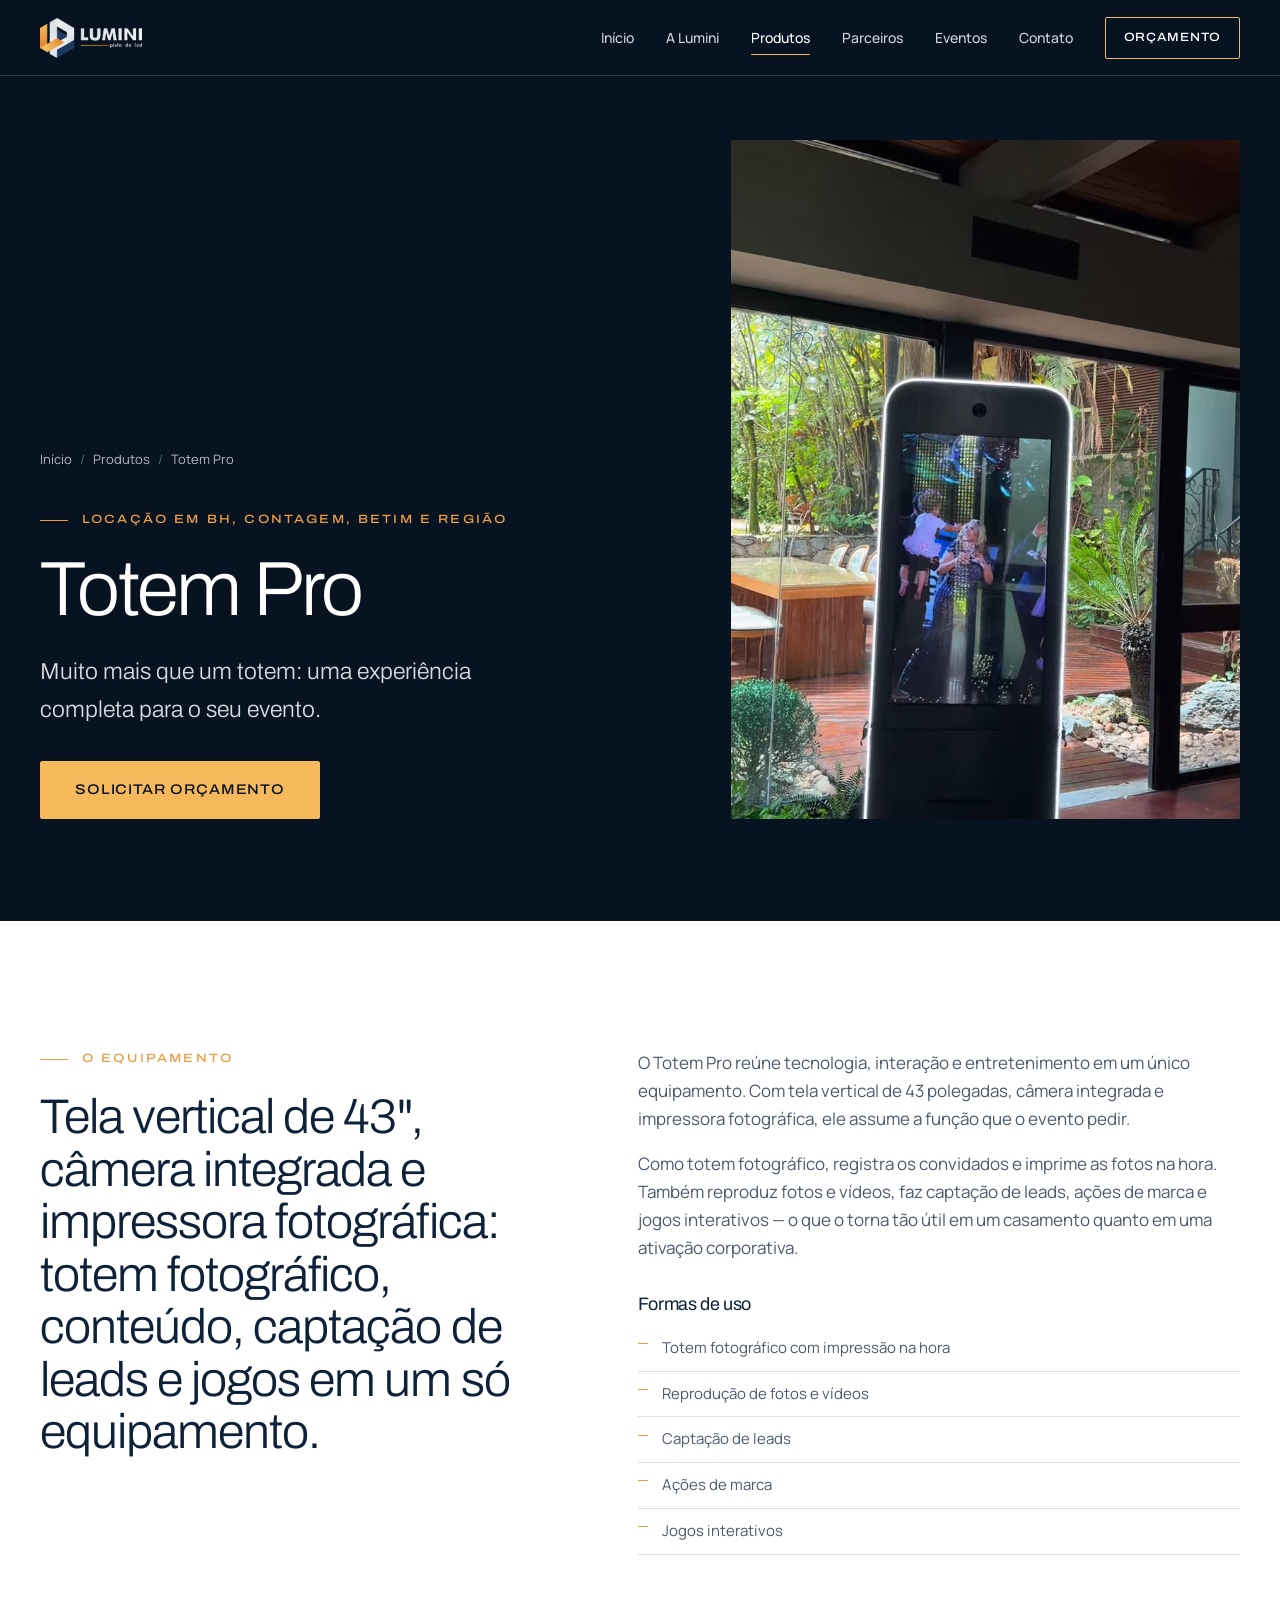
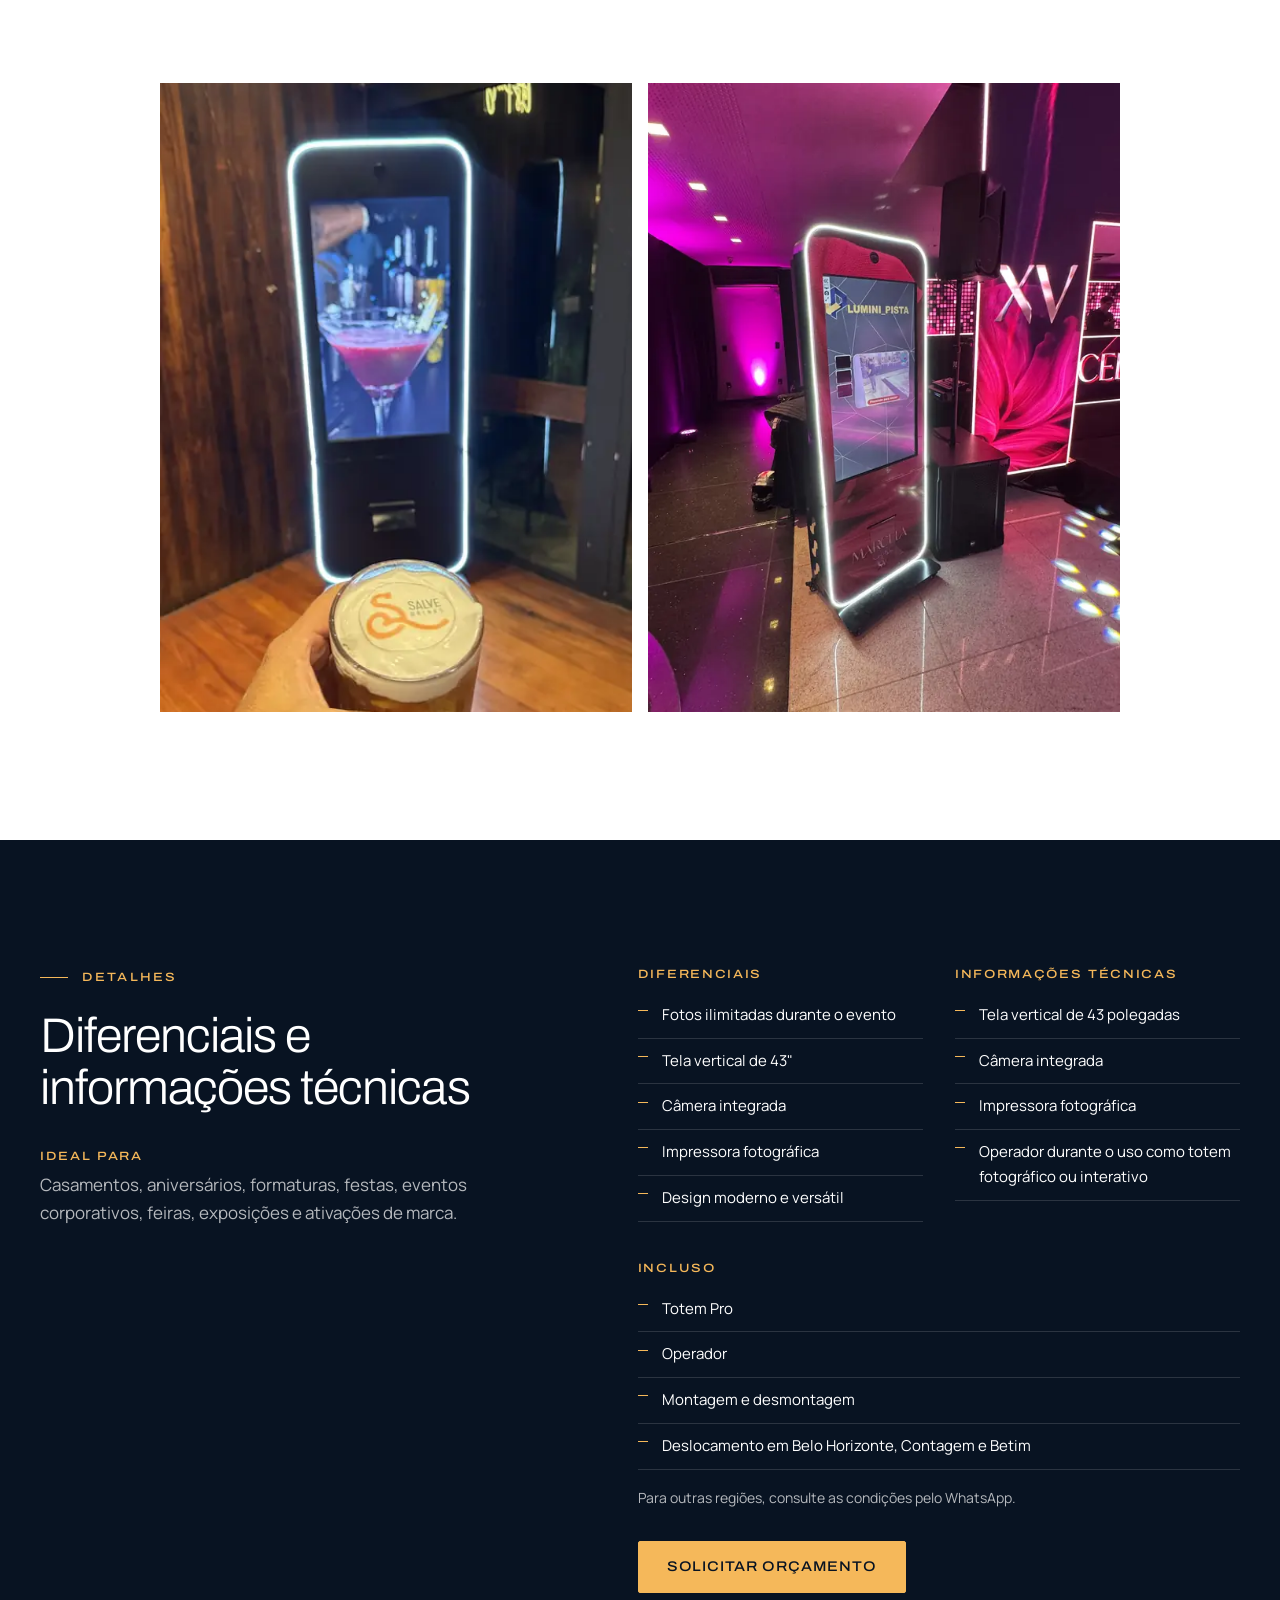
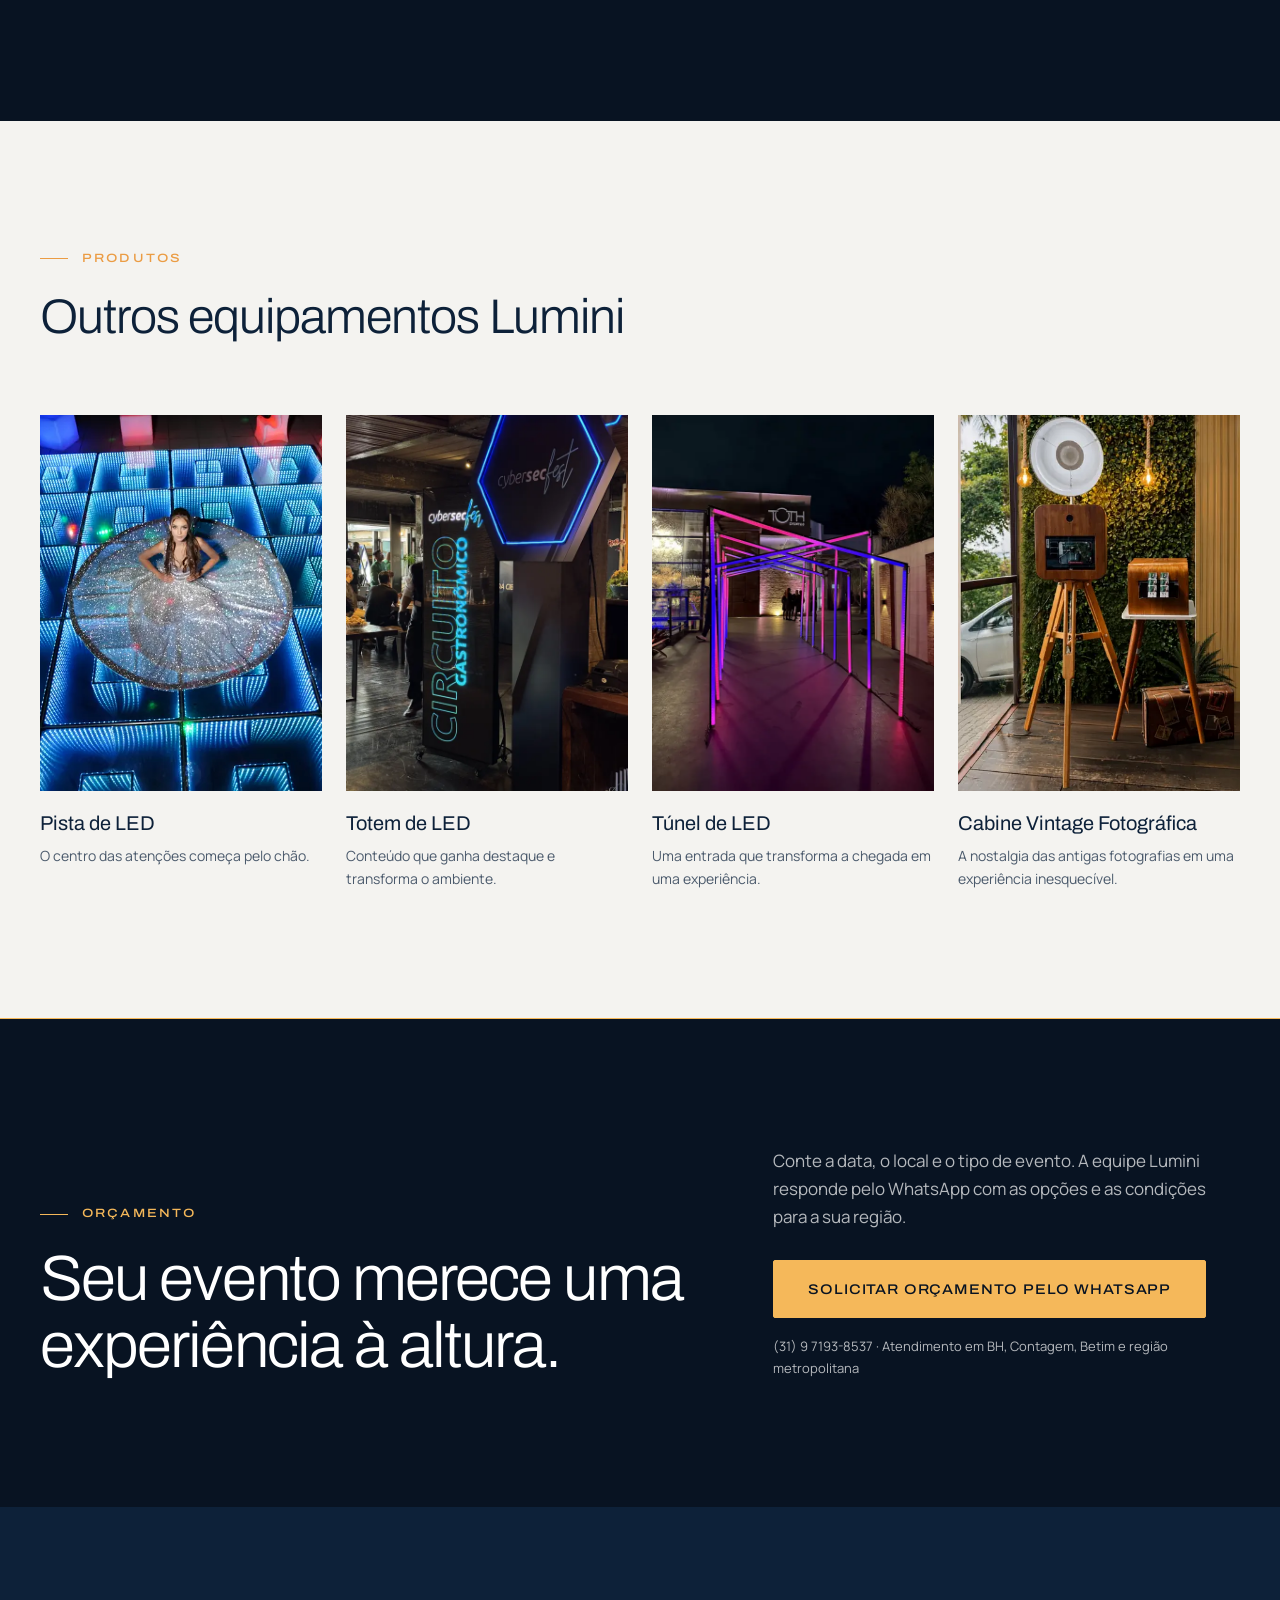
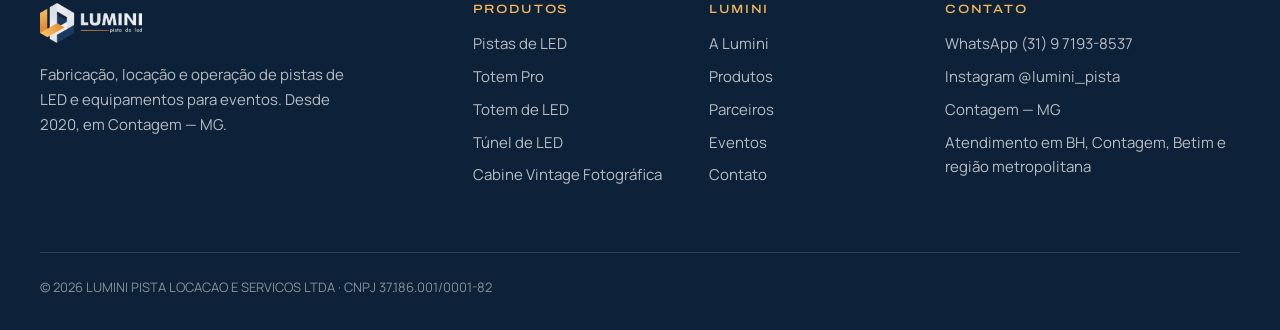
<file: public/produtos/totem-pro/index.html>
<!doctype html>
<html lang="pt-BR">
<head>
<meta charset="utf-8">
<meta name="viewport" content="width=device-width, initial-scale=1">
<title>Totem Pro — totem fotográfico com impressão em BH | Lumini</title>
<meta name="description" content="Totem fotográfico com tela de 43&quot;, câmera e impressão na hora. Também para vídeos, captação de leads, ações de marca e jogos. Operador incluso. BH, Contagem e Betim.">
<link rel="canonical" href="https://luminipista.com.br/produtos/totem-pro/">
<meta name="robots" content="index, follow, max-image-preview:large">
<meta name="theme-color" content="#081322">
<!-- Google Search Console: preencher tracking.searchConsoleVerification em src/data/site.js (opcional) -->
<meta property="og:type" content="website">
<meta property="og:locale" content="pt_BR">
<meta property="og:site_name" content="Lumini Pista de LED">
<meta property="og:title" content="Totem Pro — totem fotográfico com impressão em BH | Lumini">
<meta property="og:description" content="Totem fotográfico com tela de 43&quot;, câmera e impressão na hora. Também para vídeos, captação de leads, ações de marca e jogos. Operador incluso. BH, Contagem e Betim.">
<meta property="og:url" content="https://luminipista.com.br/produtos/totem-pro/">
<meta property="og:image" content="https://luminipista.com.br/assets/img/produtos/totem-pro/capa-1600.webp">
<meta property="og:image:width" content="1200">
<meta property="og:image:height" content="630">
<meta name="twitter:card" content="summary_large_image">
<link rel="icon" href="../../assets/img/marca/favicon-48.png" type="image/png" sizes="48x48">
<link rel="apple-touch-icon" href="../../assets/img/marca/apple-touch-icon.png">
<link rel="preconnect" href="https://fonts.googleapis.com">
<link rel="preconnect" href="https://fonts.gstatic.com" crossorigin>
<link rel="stylesheet" href="https://fonts.googleapis.com/css2?family=Archivo:wdth,wght@100..125,300..700&family=Manrope:wght@400;500;600&display=swap">
<link rel="stylesheet" href="../../assets/css/style.css?v=53683136">
<script type="application/ld+json">{"@context":"https://schema.org","@type":"LocalBusiness","@id":"https://luminipista.com.br/#empresa","name":"Lumini Pista de LED","legalName":"LUMINI PISTA LOCACAO E SERVICOS LTDA","taxID":"37.186.001/0001-82","url":"https://luminipista.com.br/","telephone":"+55 31 97193-8537","foundingDate":"2020","image":"https://luminipista.com.br/assets/img/marca/og-lumini.jpg","logo":"https://luminipista.com.br/assets/img/marca/logo-lumini.png","description":"Fabricação, locação e operação de pistas de LED, Totem Pro, Totem de LED, Túnel de LED e Cabine Vintage Fotográfica para eventos em Belo Horizonte e região metropolitana.","address":{"@type":"PostalAddress","addressLocality":"Contagem","addressRegion":"MG","addressCountry":"BR"},"areaServed":[{"@type":"City","name":"Belo Horizonte"},{"@type":"City","name":"Contagem"},{"@type":"City","name":"Betim"},{"@type":"AdministrativeArea","name":"Região Metropolitana de Belo Horizonte"},{"@type":"State","name":"Minas Gerais"}],"sameAs":["https://www.instagram.com/lumini_pista/"]}</script>
<script type="application/ld+json">{"@context":"https://schema.org","@type":"Service","name":"Totem Pro","serviceType":"Locação de Totem Pro para eventos","description":"Totem fotográfico com tela de 43\", câmera e impressão na hora. Também para vídeos, captação de leads, ações de marca e jogos. Operador incluso. BH, Contagem e Betim.","url":"https://luminipista.com.br/produtos/totem-pro/","provider":{"@id":"https://luminipista.com.br/#empresa"},"areaServed":[{"@type":"Place","name":"Belo Horizonte"},{"@type":"Place","name":"Contagem"},{"@type":"Place","name":"Betim"},{"@type":"Place","name":"Região Metropolitana de Belo Horizonte"}]}</script>
<script type="application/ld+json">{"@context":"https://schema.org","@type":"BreadcrumbList","itemListElement":[{"@type":"ListItem","position":1,"name":"Início","item":"https://luminipista.com.br/"},{"@type":"ListItem","position":2,"name":"Produtos","item":"https://luminipista.com.br/produtos/"},{"@type":"ListItem","position":3,"name":"Totem Pro","item":"https://luminipista.com.br/produtos/totem-pro/"}]}</script>
<script async src="https://www.googletagmanager.com/gtag/js?id=AW-11218835567"></script>
<script>window.dataLayer=window.dataLayer||[];function gtag(){dataLayer.push(arguments);}gtag('js',new Date());gtag('config','AW-11218835567');</script>
<script>!function(f,b,e,v,n,t,s){if(f.fbq)return;n=f.fbq=function(){n.callMethod?n.callMethod.apply(n,arguments):n.queue.push(arguments)};if(!f._fbq)f._fbq=n;n.push=n;n.loaded=!0;n.version='2.0';n.queue=[];t=b.createElement(e);t.async=!0;t.src=v;s=b.getElementsByTagName(e)[0];s.parentNode.insertBefore(t,s)}(window,document,'script','https://connect.facebook.net/en_US/fbevents.js');fbq('init','2143955416549744');fbq('track','PageView');</script>
</head>
<body class="">
<noscript><img height="1" width="1" style="display:none" alt="" src="https://www.facebook.com/tr?id=2143955416549744&ev=PageView&noscript=1"></noscript>

<a class="skip" href="#conteudo">Pular para o conteúdo</a>
<header class="site-header" data-header>
  <div class="wrap site-header__inner">
    <a class="brand" href="../../" aria-label="Lumini Pista de LED — página inicial"><img src="../../assets/img/marca/logo-lumini.png" alt="Lumini Pista de LED" width="102" height="40"></a>
    <nav class="nav" id="menu" aria-label="Menu principal">
      <ul class="nav__list">
        <li><a href="../../">Início</a></li><li><a href="../../a-lumini/">A Lumini</a></li><li><a href="../../produtos/" aria-current="page">Produtos</a></li><li><a href="../../parceiros/">Parceiros</a></li><li><a href="../../eventos/">Eventos</a></li><li><a href="../../contato/">Contato</a></li>
      </ul>
      <div class="nav__mobile-extra">
        <a class="btn btn--gold btn--block" href="https://wa.me/5531971938537?text=Ol%C3%A1!%20Vim%20do%20site%20e%20gostaria%20de%20solicitar%20um%20or%C3%A7amento%20para%20meu%20evento." target="_blank" rel="noopener" data-wa data-product="geral" data-product-name="Orçamento geral" data-placement="menu">Solicitar orçamento</a>
        <p class="nav__contact">WhatsApp (31) 9 7193-8537<br>@lumini_pista</p>
      </div>
    </nav>
    <a class="btn btn--outline btn--sm site-header__cta" href="https://wa.me/5531971938537?text=Ol%C3%A1!%20Vim%20do%20site%20e%20gostaria%20de%20solicitar%20um%20or%C3%A7amento%20para%20meu%20evento." target="_blank" rel="noopener" data-wa data-product="geral" data-product-name="Orçamento geral" data-placement="header">Orçamento</a>
    <button class="nav-toggle" type="button" aria-controls="menu" aria-expanded="false" data-nav-toggle>
      <span class="nav-toggle__bar"></span><span class="nav-toggle__bar"></span>
      <span class="visually-hidden">Abrir menu</span>
    </button>
  </div>
</header>
<main id="conteudo">


<section class="product-hero product-hero--tall">
  <div class="wrap product-hero__grid">
    <div class="product-hero__body">
      
<nav class="crumbs" aria-label="Você está em">
  <ol>
    <li><a href="../../">Início</a></li>
    <li><a href="../../produtos/">Produtos</a></li><li aria-current="page">Totem Pro</li>
  </ol>
</nav>
      <p class="eyebrow">Locação em BH, Contagem, Betim e região</p>
      <h1 class="product-hero__title">Totem Pro</h1>
      <p class="product-hero__tagline">Muito mais que um totem: uma experiência completa para o seu evento.</p>
      <div class="actions">
        <a class="btn btn--gold btn--lg" href="https://wa.me/5531971938537?text=Ol%C3%A1!%20Vim%20do%20site%20e%20gostaria%20de%20solicitar%20um%20or%C3%A7amento%20de%20Totem%20Pro%20para%20meu%20evento." target="_blank" rel="noopener" data-wa data-product="totem_pro" data-product-name="Totem Pro" data-placement="produto_hero">Solicitar orçamento</a>
      </div>
    </div>
    <div class="product-hero__media">
      <figure class="media " style="aspect-ratio:3/4"><img src="../../assets/img/produtos/totem-pro/capa-800.webp" srcset="../../assets/img/produtos/totem-pro/capa-800.webp 800w, ../../assets/img/produtos/totem-pro/capa-1600.webp 1600w" sizes="(min-width: 900px) 45vw, 100vw" alt="Totem Pro com tela vertical de 43 polegadas e moldura iluminada em evento" width="1200" height="1600" style="object-position:50% 68%" fetchpriority="high" decoding="async"><video class="media__video" muted autoplay loop playsinline preload="none" poster="../../assets/img/produtos/totem-pro/capa-800.webp" aria-hidden="true" tabindex="-1" data-video="../../assets/video/totem-pro"></video></figure>
    </div>
  </div>
</section>

<section class="section" aria-labelledby="sobre-produto">
  <div class="wrap prose-split">
    <div>
      <p class="eyebrow">O equipamento</p>
      <h2 id="sobre-produto" class="section-head__title">Tela vertical de 43&quot;, câmera integrada e impressora fotográfica: totem fotográfico, conteúdo, captação de leads e jogos em um só equipamento.</h2>
    </div>
    <div class="prose">
      <p>O Totem Pro reúne tecnologia, interação e entretenimento em um único equipamento. Com tela vertical de 43 polegadas, câmera integrada e impressora fotográfica, ele assume a função que o evento pedir.</p><p>Como totem fotográfico, registra os convidados e imprime as fotos na hora. Também reproduz fotos e vídeos, faz captação de leads, ações de marca e jogos interativos — o que o torna tão útil em um casamento quanto em uma ativação corporativa.</p>
      <h3 class="prose__subtitle">Formas de uso</h3><ul class="checklist"><li>Totem fotográfico com impressão na hora</li><li>Reprodução de fotos e vídeos</li><li>Captação de leads</li><li>Ações de marca</li><li>Jogos interativos</li></ul>
    </div>
  </div>
</section>

<section class="product-gallery" aria-label="Fotos Totem Pro">
  <div class="wrap product-gallery__grid product-gallery__grid--even">
    <figure class="media " style="aspect-ratio:3/4"><img src="../../assets/img/produtos/totem-pro/detalhe-1-800.webp" srcset="../../assets/img/produtos/totem-pro/detalhe-1-800.webp 800w, ../../assets/img/produtos/totem-pro/detalhe-1-1600.webp 1600w" sizes="(min-width: 900px) 50vw, 100vw" alt="Totem Pro exibindo vídeo de drinks, com copo personalizado em primeiro plano" width="1200" height="1600" style="object-position:50% 30%" loading="lazy" decoding="async"></figure><figure class="media " style="aspect-ratio:3/4"><img src="../../assets/img/produtos/totem-pro/detalhe-2-800.webp" srcset="../../assets/img/produtos/totem-pro/detalhe-2-800.webp 800w, ../../assets/img/produtos/totem-pro/detalhe-2-1600.webp 1600w" sizes="(min-width: 900px) 50vw, 100vw" alt="Totem Pro iluminado em festa de 15 anos" width="1200" height="1600" loading="lazy" decoding="async"></figure>
  </div>
</section>

<section class="section section--navy" aria-labelledby="specs-title">
  <div class="wrap specs">
    <div>
      <p class="eyebrow">Detalhes</p>
      <h2 id="specs-title" class="section-head__title">Diferenciais e informações técnicas</h2>
      <p class="specs__ideal"><strong>Ideal para</strong> Casamentos, aniversários, formaturas, festas, eventos corporativos, feiras, exposições e ativações de marca.</p>
    </div>
    <div class="specs__body">
      <div class="specs__cols">
        <div><h3 class="included__title">Diferenciais</h3><ul class="checklist"><li>Fotos ilimitadas durante o evento</li><li>Tela vertical de 43&quot;</li><li>Câmera integrada</li><li>Impressora fotográfica</li><li>Design moderno e versátil</li></ul></div>
        <div><h3 class="included__title">Informações técnicas</h3><ul class="checklist"><li>Tela vertical de 43 polegadas</li><li>Câmera integrada</li><li>Impressora fotográfica</li><li>Operador durante o uso como totem fotográfico ou interativo</li></ul></div>
      </div>
      
<div class="included">
  <h3 class="included__title">Incluso</h3>
  <ul class="checklist"><li>Totem Pro</li><li>Operador</li><li>Montagem e desmontagem</li><li>Deslocamento em Belo Horizonte, Contagem e Betim</li></ul>
  <p class="included__note">Para outras regiões, consulte as condições pelo WhatsApp.</p>
</div>
      <a class="btn btn--gold" href="https://wa.me/5531971938537?text=Ol%C3%A1!%20Vim%20do%20site%20e%20gostaria%20de%20solicitar%20um%20or%C3%A7amento%20de%20Totem%20Pro%20para%20meu%20evento." target="_blank" rel="noopener" data-wa data-product="totem_pro" data-product-name="Totem Pro" data-placement="produto_specs">Solicitar orçamento</a>
    </div>
  </div>
</section>


<section class="section section--paper" aria-labelledby="outros-title">
  <div class="wrap">
    <div class="section-head">
      <p class="eyebrow">Produtos</p>
      <h2 id="outros-title" class="section-head__title">Outros equipamentos Lumini</h2>
    </div>
    <ul class="other-products" role="list">
      <li><a href="../../produtos/pista-de-led/">
            <figure class="media other-products__media" style="aspect-ratio:3/4"><img src="../../assets/img/produtos/pista-de-led/capa-800.webp" srcset="../../assets/img/produtos/pista-de-led/capa-800.webp 800w, ../../assets/img/produtos/pista-de-led/capa-1600.webp 1600w" sizes="(min-width: 900px) 20vw, 50vw" alt="Debutante com vestido brilhante no centro de uma Pista de LED Infinity" width="1200" height="1600" loading="lazy" decoding="async"></figure>
            <span class="other-products__name">Pista de LED</span>
            <span class="other-products__text">O centro das atenções começa pelo chão.</span>
          </a></li><li><a href="../../produtos/totem-de-led/">
            <figure class="media other-products__media" style="aspect-ratio:3/4"><img src="../../assets/img/produtos/totem-de-led/capa-800.webp" srcset="../../assets/img/produtos/totem-de-led/capa-800.webp 800w, ../../assets/img/produtos/totem-de-led/capa-1600.webp 1600w" sizes="(min-width: 900px) 20vw, 50vw" alt="Totem de LED vertical exibindo conteúdo de marca em evento corporativo" width="1200" height="1600" style="object-position:50% 100%" loading="lazy" decoding="async"></figure>
            <span class="other-products__name">Totem de LED</span>
            <span class="other-products__text">Conteúdo que ganha destaque e transforma o ambiente.</span>
          </a></li><li><a href="../../produtos/tunel-de-led/">
            <figure class="media other-products__media" style="aspect-ratio:3/4"><img src="../../assets/img/produtos/tunel-de-led/capa-800.webp" srcset="../../assets/img/produtos/tunel-de-led/capa-800.webp 800w, ../../assets/img/produtos/tunel-de-led/capa-1600.webp 1600w" sizes="(min-width: 900px) 20vw, 50vw" alt="Túnel de LED iluminado na entrada de um evento" width="1200" height="1600" loading="lazy" decoding="async"></figure>
            <span class="other-products__name">Túnel de LED</span>
            <span class="other-products__text">Uma entrada que transforma a chegada em uma experiência.</span>
          </a></li><li><a href="../../produtos/cabine-vintage/">
            <figure class="media other-products__media" style="aspect-ratio:3/4"><img src="../../assets/img/produtos/cabine-vintage/capa-800.webp" srcset="../../assets/img/produtos/cabine-vintage/capa-800.webp 800w, ../../assets/img/produtos/cabine-vintage/capa-1600.webp 1600w" sizes="(min-width: 900px) 20vw, 50vw" alt="Cabine Vintage Fotográfica em madeira com flash, tripé e impressora" width="1200" height="1600" style="object-position:50% 62%" loading="lazy" decoding="async"></figure>
            <span class="other-products__name">Cabine Vintage Fotográfica</span>
            <span class="other-products__text">A nostalgia das antigas fotografias em uma experiência inesquecível.</span>
          </a></li>
    </ul>
  </div>
</section>

<section class="final-cta" aria-labelledby="cta-final">
  <div class="wrap final-cta__inner">
    <div>
      <p class="eyebrow">Orçamento</p>
      <h2 id="cta-final" class="final-cta__title">Seu evento merece uma experiência à altura.</h2>
    </div>
    <div class="final-cta__side">
      <p>Conte a data, o local e o tipo de evento. A equipe Lumini responde pelo WhatsApp com as opções e as condições para a sua região.</p>
      <a class="btn btn--gold btn--lg" href="https://wa.me/5531971938537?text=Ol%C3%A1!%20Vim%20do%20site%20e%20gostaria%20de%20solicitar%20um%20or%C3%A7amento%20de%20Totem%20Pro%20para%20meu%20evento." target="_blank" rel="noopener" data-wa data-product="totem_pro" data-product-name="Totem Pro" data-placement="cta_final">Solicitar orçamento pelo WhatsApp</a>
      <p class="final-cta__meta">(31) 9 7193-8537 · Atendimento em BH, Contagem, Betim e região metropolitana</p>
    </div>
  </div>
</section>

</main>

<footer class="site-footer">
  <div class="wrap">
    <div class="site-footer__top">
      <div class="site-footer__brand">
        <a class="brand" href="../../"><img src="../../assets/img/marca/logo-lumini.png" alt="Lumini Pista de LED" width="102" height="40"></a>
        <p>Fabricação, locação e operação de pistas de LED e equipamentos para eventos. Desde 2020, em Contagem — MG.</p>
      </div>
      <div class="site-footer__col">
        <h2 class="site-footer__title">Produtos</h2>
        <ul><li><a href="../../produtos/pista-de-led/">Pistas de LED</a></li><li><a href="../../produtos/totem-pro/">Totem Pro</a></li><li><a href="../../produtos/totem-de-led/">Totem de LED</a></li><li><a href="../../produtos/tunel-de-led/">Túnel de LED</a></li><li><a href="../../produtos/cabine-vintage/">Cabine Vintage Fotográfica</a></li></ul>
      </div>
      <div class="site-footer__col">
        <h2 class="site-footer__title">Lumini</h2>
        <ul><li><a href="../../a-lumini/">A Lumini</a></li><li><a href="../../produtos/">Produtos</a></li><li><a href="../../parceiros/">Parceiros</a></li><li><a href="../../eventos/">Eventos</a></li><li><a href="../../contato/">Contato</a></li></ul>
      </div>
      <div class="site-footer__col">
        <h2 class="site-footer__title">Contato</h2>
        <ul>
          <li><a href="https://wa.me/5531971938537?text=Ol%C3%A1!%20Vim%20do%20site%20e%20gostaria%20de%20solicitar%20um%20or%C3%A7amento%20para%20meu%20evento." target="_blank" rel="noopener" data-wa data-product="geral" data-product-name="Orçamento geral" data-placement="footer" data-direct>WhatsApp (31) 9 7193-8537</a></li>
          <li><a href="https://www.instagram.com/lumini_pista/" target="_blank" rel="noopener">Instagram @lumini_pista</a></li>
          <li>Contagem — MG</li>
          <li>Atendimento em BH, Contagem, Betim e região metropolitana</li>
        </ul>
      </div>
    </div>
    <div class="site-footer__bottom">
      <p>© <span data-year>2026</span> LUMINI PISTA LOCACAO E SERVICOS LTDA · CNPJ 37.186.001/0001-82</p>
    </div>
  </div>
</footer>

<dialog class="quote-modal" data-quote-modal aria-labelledby="quote-modal-title">
  <form class="quote-modal__form" data-quote-form data-placement="popup" method="dialog">
    <button class="quote-modal__close" type="button" data-quote-close aria-label="Fechar">×</button>
    <p class="eyebrow">Orçamento pelo WhatsApp</p>
    <h2 id="quote-modal-title" class="quote-modal__title">Conte sobre o seu evento</h2>
    <p class="quote-modal__lead">Preencha os dados e a mensagem já chega pronta no WhatsApp da Lumini.</p>
    
      <div class="field">
        <label for="m-nome">Nome completo</label>
        <input id="m-nome" name="nome" type="text" autocomplete="name" required maxlength="80" placeholder="Seu nome e sobrenome">
      </div>
      <div class="field">
        <label for="m-produto">Equipamento</label>
        <select id="m-produto" name="produto">
          <option value="" data-product="geral" data-name="Orçamento geral">Ainda não sei / mais de um</option>
          <optgroup label="Pista de LED"><option value="de Pista de LED" data-product="pista_de_led" data-name="Pista de LED">Pista de LED — qualquer modelo</option><option value="de Pista de LED modelo Infinity" data-product="pista_de_led" data-variation="infinity" data-name="Pista de LED — Pista Infinity">Pista Infinity</option><option value="de Pista de LED modelo Galaxy" data-product="pista_de_led" data-variation="galaxy" data-name="Pista de LED — Pista Galaxy">Pista Galaxy</option><option value="de Pista de LED modelo Paris Light Way" data-product="pista_de_led" data-variation="paris_light_way" data-name="Pista de LED — Pista Paris Light Way">Pista Paris Light Way</option><option value="de Pista de LED modelo Paris Black" data-product="pista_de_led" data-variation="paris_black" data-name="Pista de LED — Pista Paris Black">Pista Paris Black</option></optgroup><option value="de Totem Pro" data-product="totem_pro" data-name="Totem Pro">Totem Pro</option><option value="de Totem de LED" data-product="totem_de_led" data-name="Totem de LED">Totem de LED</option><option value="de Túnel de LED" data-product="tunel_de_led" data-name="Túnel de LED">Túnel de LED</option><option value="da Cabine Vintage" data-product="cabine_vintage" data-name="Cabine Vintage Fotográfica">Cabine Vintage Fotográfica</option>
        </select>
      </div>
      <div class="field">
        <label for="m-evento">Tipo de evento</label>
        <select id="m-evento" name="evento" required>
          <option value="">Selecione</option>
          <option>Casamentos</option><option>Formaturas</option><option>15 anos</option><option>Aniversários</option><option>Eventos corporativos</option><option>Festas</option><option>Outros eventos</option>
        </select>
      </div>
      <div class="field-row">
        <div class="field">
          <label for="m-data">Data do evento</label>
          <input id="m-data" name="data" type="date">
        </div>
        <div class="field">
          <label for="m-local">Local do evento</label>
          <input id="m-local" name="local" type="text" autocomplete="address-level2" placeholder="Espaço e cidade" required maxlength="120">
        </div>
      </div>
    <button class="btn btn--gold btn--lg btn--block" type="submit">Enviar pelo WhatsApp</button>
  </form>
</dialog>
<div class="sticky-cta" data-sticky-cta>
  <a class="btn btn--gold btn--block" href="https://wa.me/5531971938537?text=Ol%C3%A1!%20Vim%20do%20site%20e%20gostaria%20de%20solicitar%20um%20or%C3%A7amento%20de%20Totem%20Pro%20para%20meu%20evento." target="_blank" rel="noopener" data-wa data-product="totem_pro" data-product-name="Totem Pro" data-placement="sticky_mobile">Solicitar orçamento pelo WhatsApp</a>
</div>
<script>window.LUMINI={"whatsapp":"5531971938537","metaPixelId":"2143955416549744","googleAds":{"id":"AW-11218835567","label":"PY6MCN3Kj40dEO-wx-Up","sendTo":"AW-11218835567/PY6MCN3Kj40dEO-wx-Up"},"ga4":null,"gtm":null};</script>
<script src="../../assets/js/tracking.js?v=53683136" defer></script>
<script src="../../assets/js/main.js?v=53683136" defer></script>
</body>
</html>
</file>
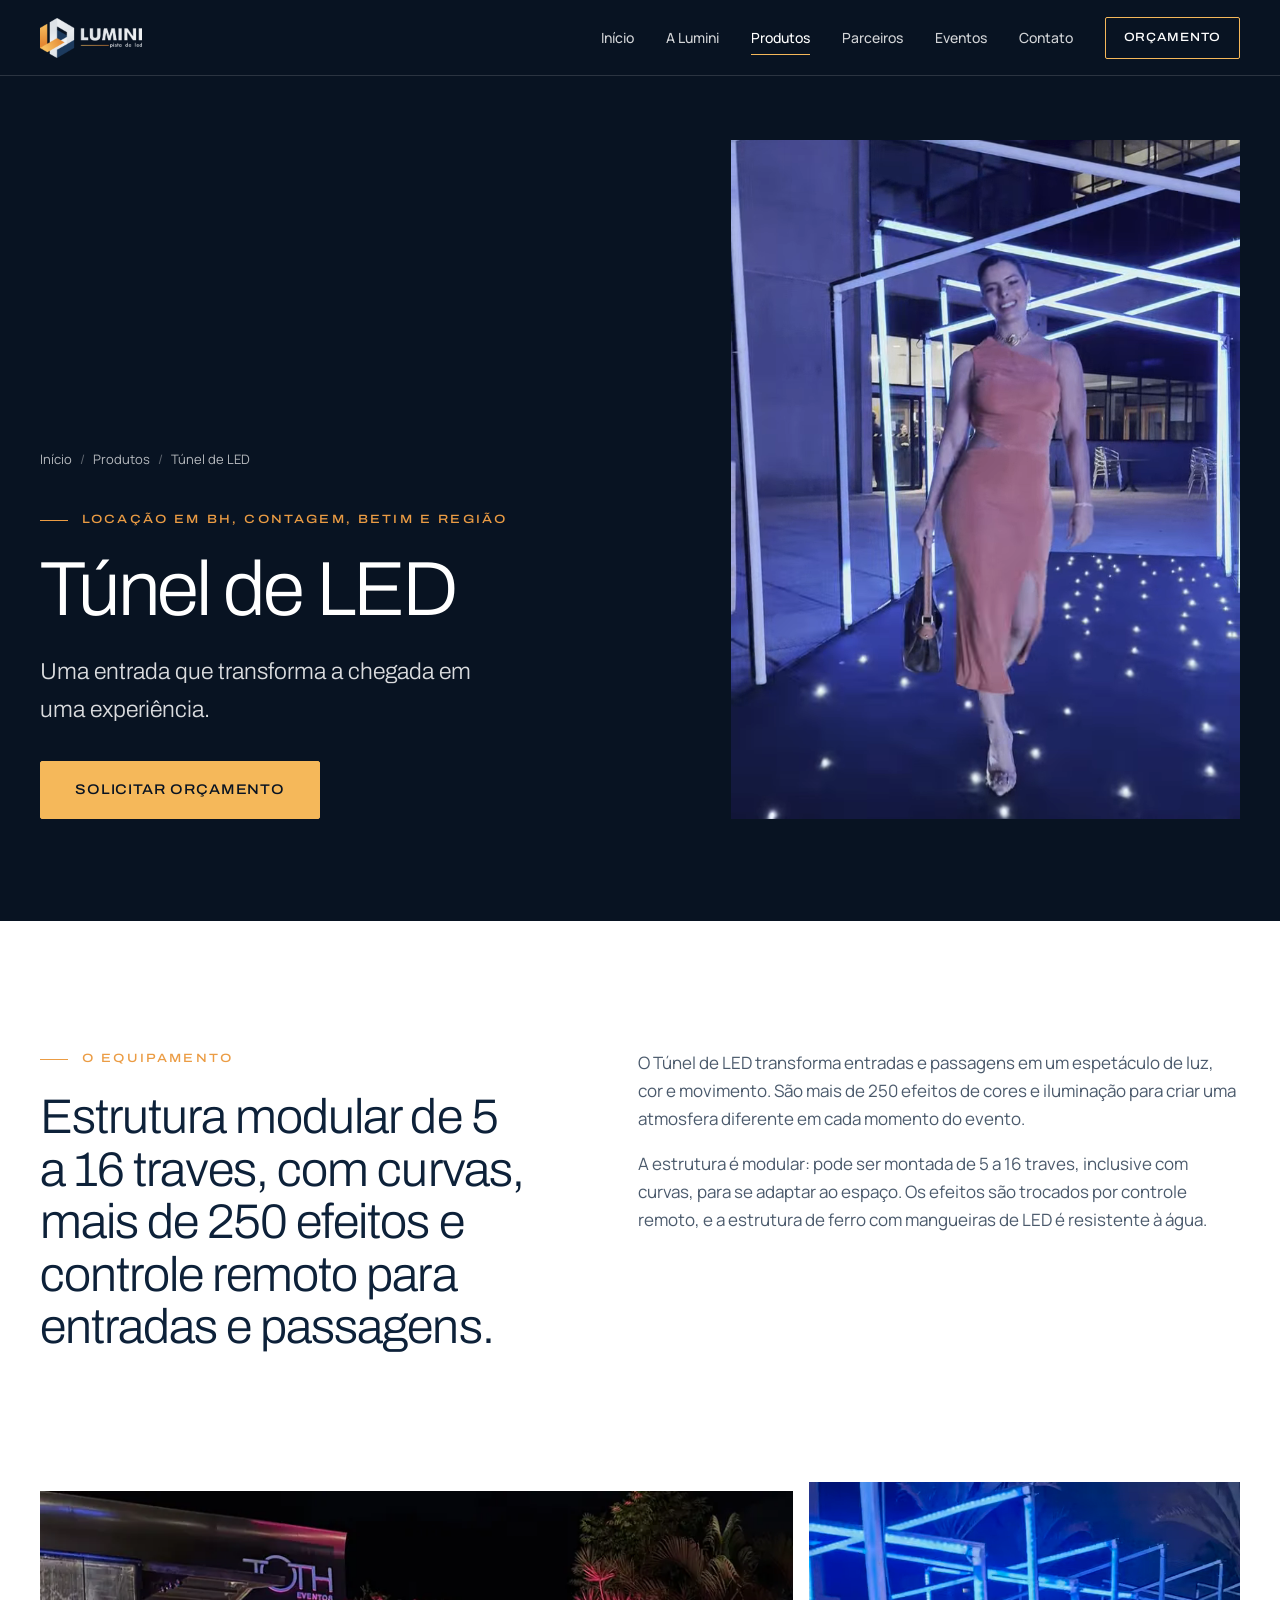
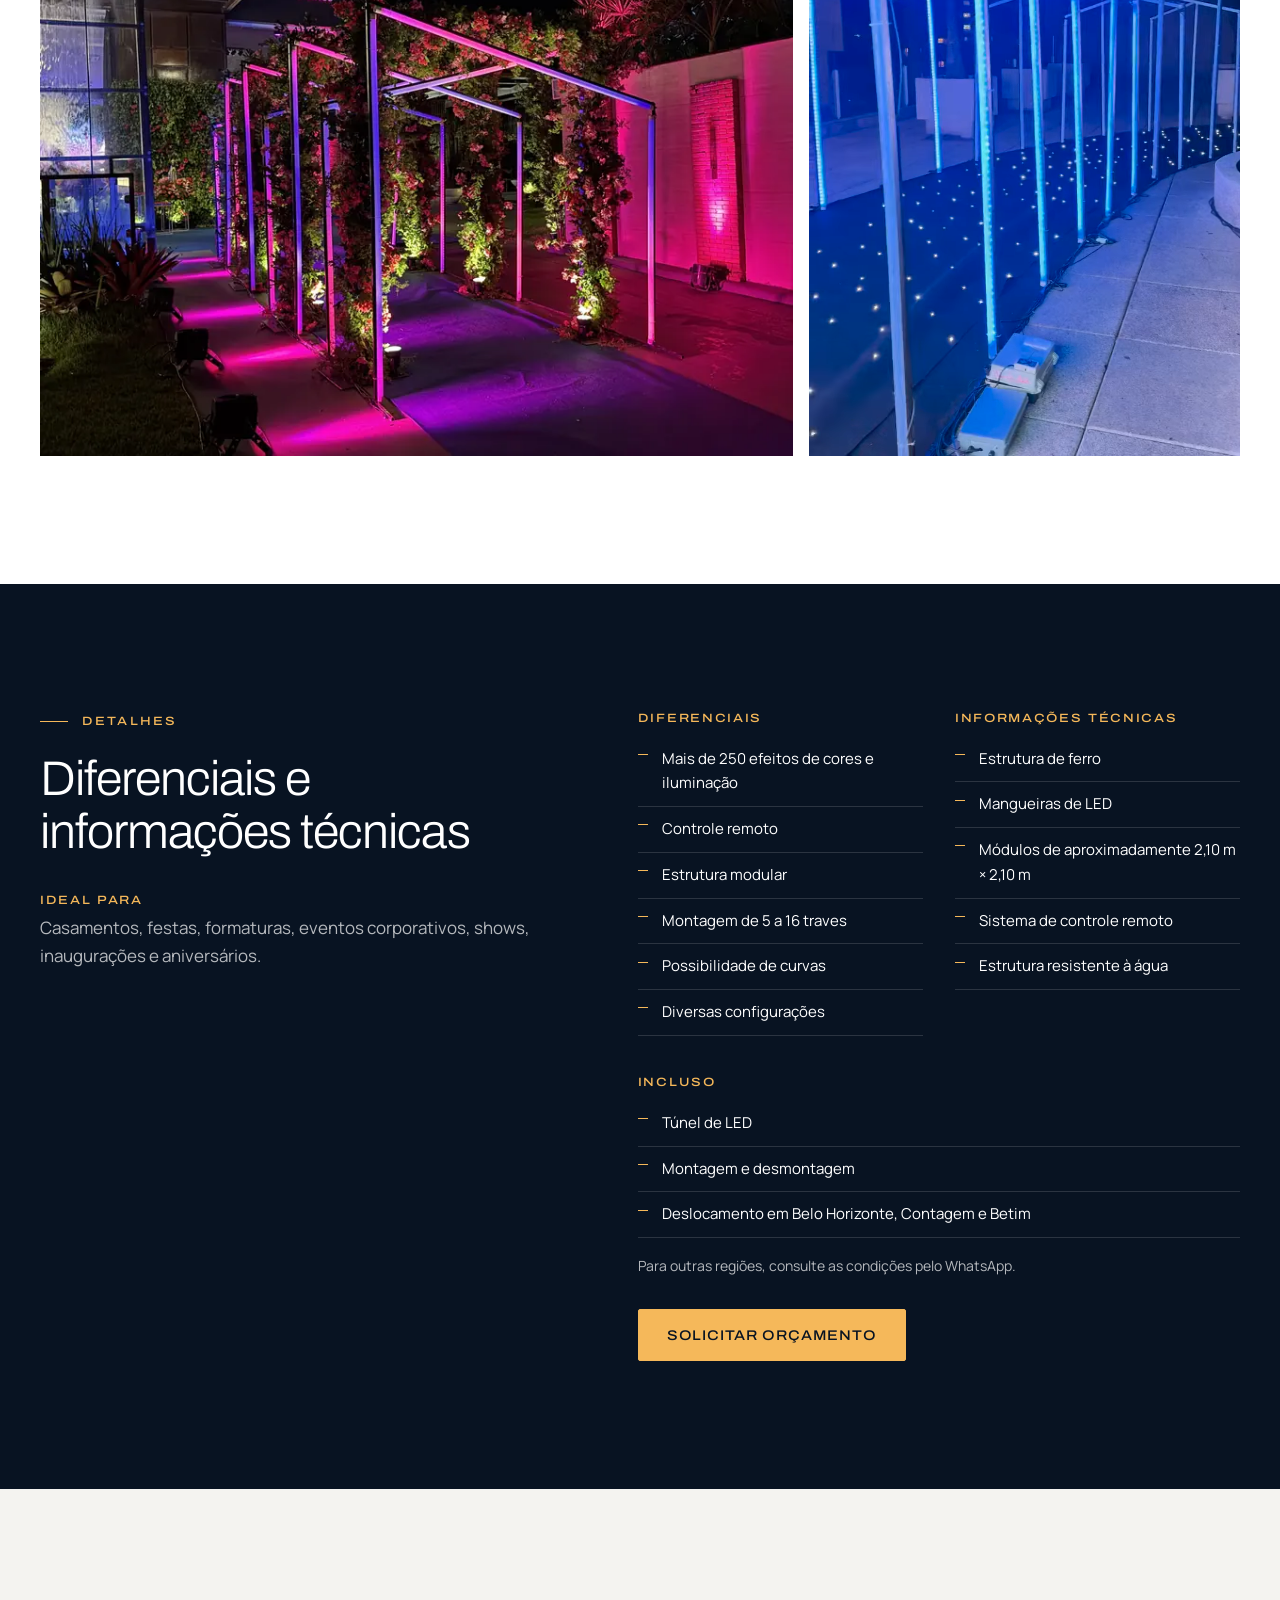
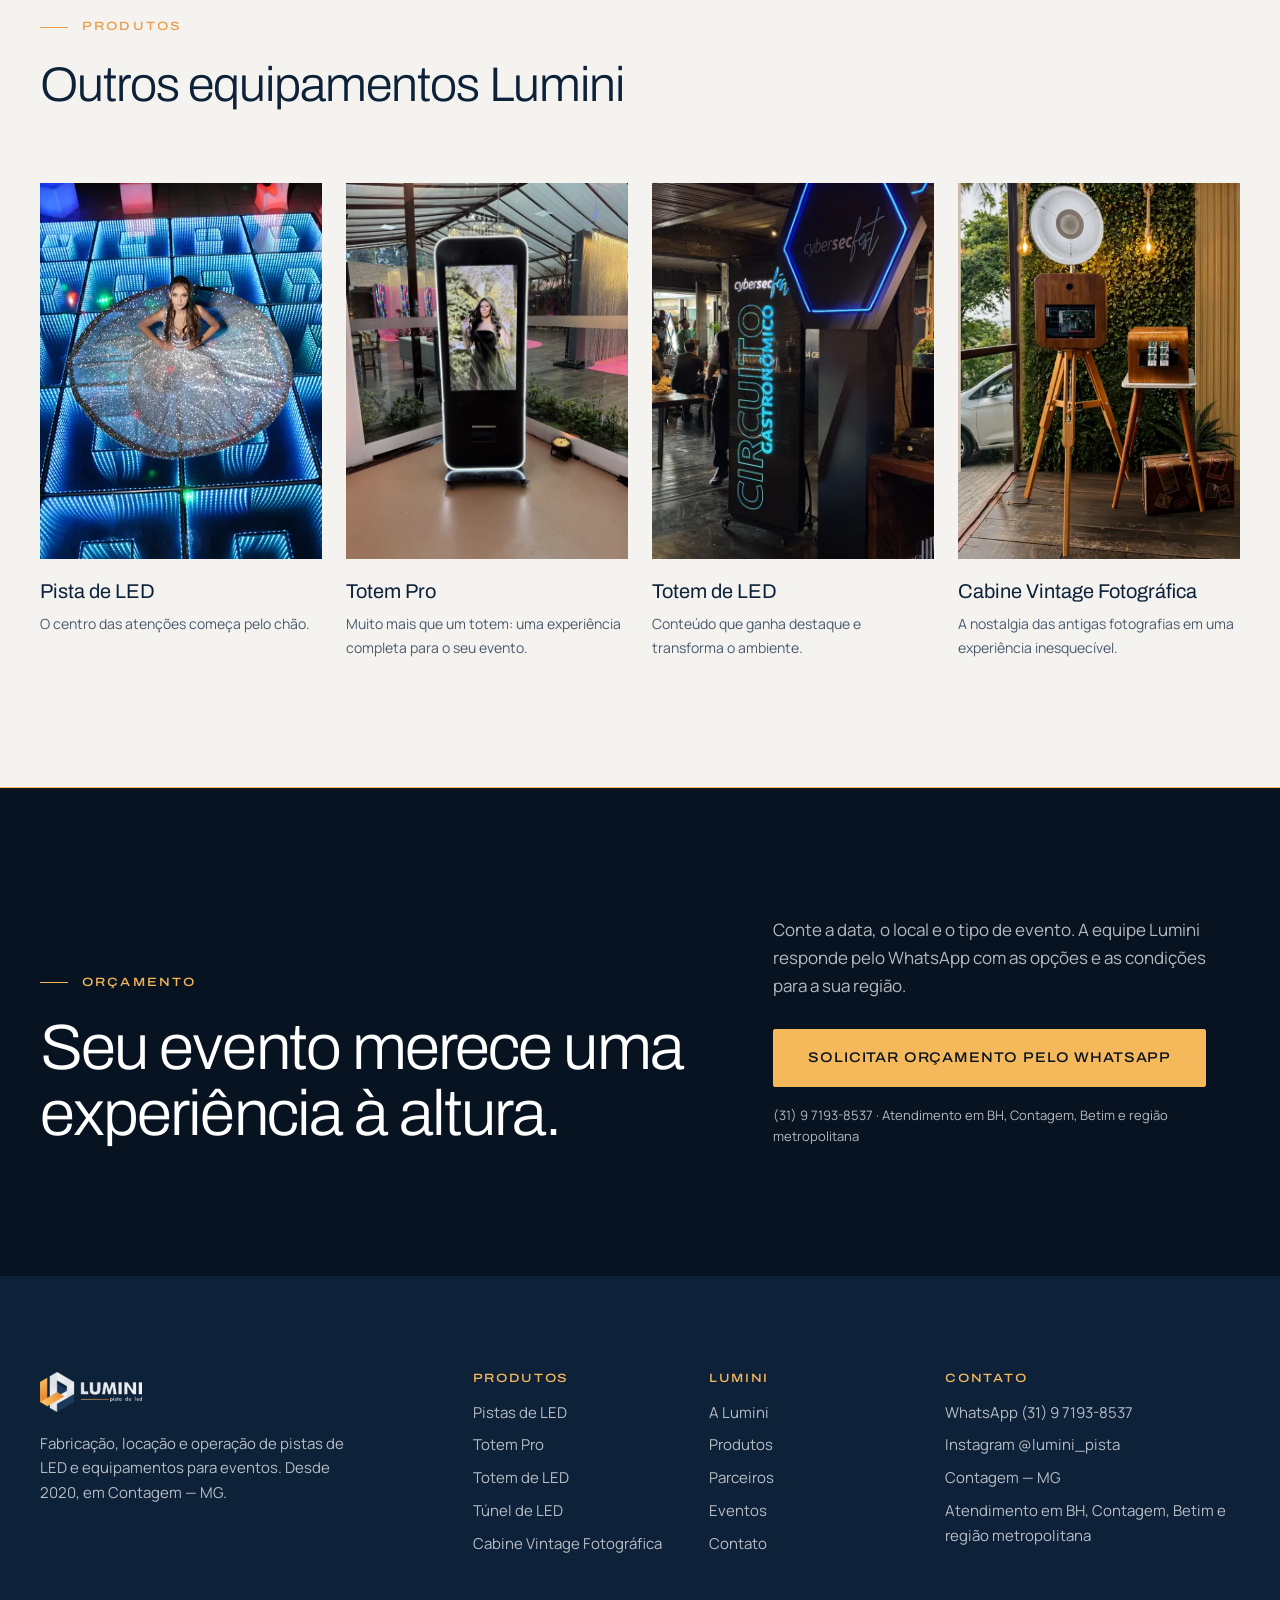
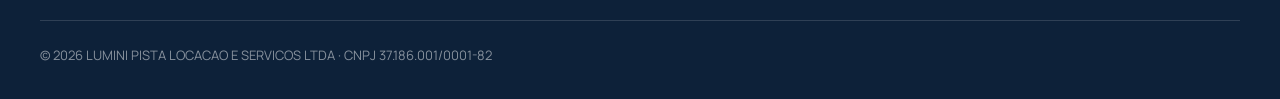
<file: public/produtos/tunel-de-led/index.html>
<!doctype html>
<html lang="pt-BR">
<head>
<meta charset="utf-8">
<meta name="viewport" content="width=device-width, initial-scale=1">
<title>Túnel de LED para entrada de eventos em BH | Lumini</title>
<meta name="description" content="Túnel de LED modular de 5 a 16 traves, com curvas, mais de 250 efeitos e controle remoto. Montagem inclusa em Belo Horizonte, Contagem e Betim.">
<link rel="canonical" href="https://luminipista.com.br/produtos/tunel-de-led/">
<meta name="robots" content="index, follow, max-image-preview:large">
<meta name="theme-color" content="#081322">
<!-- Google Search Console: preencher tracking.searchConsoleVerification em src/data/site.js (opcional) -->
<meta property="og:type" content="website">
<meta property="og:locale" content="pt_BR">
<meta property="og:site_name" content="Lumini Pista de LED">
<meta property="og:title" content="Túnel de LED para entrada de eventos em BH | Lumini">
<meta property="og:description" content="Túnel de LED modular de 5 a 16 traves, com curvas, mais de 250 efeitos e controle remoto. Montagem inclusa em Belo Horizonte, Contagem e Betim.">
<meta property="og:url" content="https://luminipista.com.br/produtos/tunel-de-led/">
<meta property="og:image" content="https://luminipista.com.br/assets/img/produtos/tunel-de-led/capa-1600.webp">
<meta property="og:image:width" content="1200">
<meta property="og:image:height" content="630">
<meta name="twitter:card" content="summary_large_image">
<link rel="icon" href="../../assets/img/marca/favicon-48.png" type="image/png" sizes="48x48">
<link rel="apple-touch-icon" href="../../assets/img/marca/apple-touch-icon.png">
<link rel="preconnect" href="https://fonts.googleapis.com">
<link rel="preconnect" href="https://fonts.gstatic.com" crossorigin>
<link rel="stylesheet" href="https://fonts.googleapis.com/css2?family=Archivo:wdth,wght@100..125,300..700&family=Manrope:wght@400;500;600&display=swap">
<link rel="stylesheet" href="../../assets/css/style.css?v=53683136">
<script type="application/ld+json">{"@context":"https://schema.org","@type":"LocalBusiness","@id":"https://luminipista.com.br/#empresa","name":"Lumini Pista de LED","legalName":"LUMINI PISTA LOCACAO E SERVICOS LTDA","taxID":"37.186.001/0001-82","url":"https://luminipista.com.br/","telephone":"+55 31 97193-8537","foundingDate":"2020","image":"https://luminipista.com.br/assets/img/marca/og-lumini.jpg","logo":"https://luminipista.com.br/assets/img/marca/logo-lumini.png","description":"Fabricação, locação e operação de pistas de LED, Totem Pro, Totem de LED, Túnel de LED e Cabine Vintage Fotográfica para eventos em Belo Horizonte e região metropolitana.","address":{"@type":"PostalAddress","addressLocality":"Contagem","addressRegion":"MG","addressCountry":"BR"},"areaServed":[{"@type":"City","name":"Belo Horizonte"},{"@type":"City","name":"Contagem"},{"@type":"City","name":"Betim"},{"@type":"AdministrativeArea","name":"Região Metropolitana de Belo Horizonte"},{"@type":"State","name":"Minas Gerais"}],"sameAs":["https://www.instagram.com/lumini_pista/"]}</script>
<script type="application/ld+json">{"@context":"https://schema.org","@type":"Service","name":"Túnel de LED","serviceType":"Locação de Túnel de LED para eventos","description":"Túnel de LED modular de 5 a 16 traves, com curvas, mais de 250 efeitos e controle remoto. Montagem inclusa em Belo Horizonte, Contagem e Betim.","url":"https://luminipista.com.br/produtos/tunel-de-led/","provider":{"@id":"https://luminipista.com.br/#empresa"},"areaServed":[{"@type":"Place","name":"Belo Horizonte"},{"@type":"Place","name":"Contagem"},{"@type":"Place","name":"Betim"},{"@type":"Place","name":"Região Metropolitana de Belo Horizonte"}]}</script>
<script type="application/ld+json">{"@context":"https://schema.org","@type":"BreadcrumbList","itemListElement":[{"@type":"ListItem","position":1,"name":"Início","item":"https://luminipista.com.br/"},{"@type":"ListItem","position":2,"name":"Produtos","item":"https://luminipista.com.br/produtos/"},{"@type":"ListItem","position":3,"name":"Túnel de LED","item":"https://luminipista.com.br/produtos/tunel-de-led/"}]}</script>
<script async src="https://www.googletagmanager.com/gtag/js?id=AW-11218835567"></script>
<script>window.dataLayer=window.dataLayer||[];function gtag(){dataLayer.push(arguments);}gtag('js',new Date());gtag('config','AW-11218835567');</script>
<script>!function(f,b,e,v,n,t,s){if(f.fbq)return;n=f.fbq=function(){n.callMethod?n.callMethod.apply(n,arguments):n.queue.push(arguments)};if(!f._fbq)f._fbq=n;n.push=n;n.loaded=!0;n.version='2.0';n.queue=[];t=b.createElement(e);t.async=!0;t.src=v;s=b.getElementsByTagName(e)[0];s.parentNode.insertBefore(t,s)}(window,document,'script','https://connect.facebook.net/en_US/fbevents.js');fbq('init','2143955416549744');fbq('track','PageView');</script>
</head>
<body class="">
<noscript><img height="1" width="1" style="display:none" alt="" src="https://www.facebook.com/tr?id=2143955416549744&ev=PageView&noscript=1"></noscript>

<a class="skip" href="#conteudo">Pular para o conteúdo</a>
<header class="site-header" data-header>
  <div class="wrap site-header__inner">
    <a class="brand" href="../../" aria-label="Lumini Pista de LED — página inicial"><img src="../../assets/img/marca/logo-lumini.png" alt="Lumini Pista de LED" width="102" height="40"></a>
    <nav class="nav" id="menu" aria-label="Menu principal">
      <ul class="nav__list">
        <li><a href="../../">Início</a></li><li><a href="../../a-lumini/">A Lumini</a></li><li><a href="../../produtos/" aria-current="page">Produtos</a></li><li><a href="../../parceiros/">Parceiros</a></li><li><a href="../../eventos/">Eventos</a></li><li><a href="../../contato/">Contato</a></li>
      </ul>
      <div class="nav__mobile-extra">
        <a class="btn btn--gold btn--block" href="https://wa.me/5531971938537?text=Ol%C3%A1!%20Vim%20do%20site%20e%20gostaria%20de%20solicitar%20um%20or%C3%A7amento%20para%20meu%20evento." target="_blank" rel="noopener" data-wa data-product="geral" data-product-name="Orçamento geral" data-placement="menu">Solicitar orçamento</a>
        <p class="nav__contact">WhatsApp (31) 9 7193-8537<br>@lumini_pista</p>
      </div>
    </nav>
    <a class="btn btn--outline btn--sm site-header__cta" href="https://wa.me/5531971938537?text=Ol%C3%A1!%20Vim%20do%20site%20e%20gostaria%20de%20solicitar%20um%20or%C3%A7amento%20para%20meu%20evento." target="_blank" rel="noopener" data-wa data-product="geral" data-product-name="Orçamento geral" data-placement="header">Orçamento</a>
    <button class="nav-toggle" type="button" aria-controls="menu" aria-expanded="false" data-nav-toggle>
      <span class="nav-toggle__bar"></span><span class="nav-toggle__bar"></span>
      <span class="visually-hidden">Abrir menu</span>
    </button>
  </div>
</header>
<main id="conteudo">


<section class="product-hero product-hero--tall">
  <div class="wrap product-hero__grid">
    <div class="product-hero__body">
      
<nav class="crumbs" aria-label="Você está em">
  <ol>
    <li><a href="../../">Início</a></li>
    <li><a href="../../produtos/">Produtos</a></li><li aria-current="page">Túnel de LED</li>
  </ol>
</nav>
      <p class="eyebrow">Locação em BH, Contagem, Betim e região</p>
      <h1 class="product-hero__title">Túnel de LED</h1>
      <p class="product-hero__tagline">Uma entrada que transforma a chegada em uma experiência.</p>
      <div class="actions">
        <a class="btn btn--gold btn--lg" href="https://wa.me/5531971938537?text=Ol%C3%A1!%20Vim%20do%20site%20e%20gostaria%20de%20solicitar%20um%20or%C3%A7amento%20de%20T%C3%BAnel%20de%20LED%20para%20meu%20evento." target="_blank" rel="noopener" data-wa data-product="tunel_de_led" data-product-name="Túnel de LED" data-placement="produto_hero">Solicitar orçamento</a>
      </div>
    </div>
    <div class="product-hero__media">
      <figure class="media " style="aspect-ratio:3/4"><img src="../../assets/img/produtos/tunel-de-led/capa-800.webp" srcset="../../assets/img/produtos/tunel-de-led/capa-800.webp 800w, ../../assets/img/produtos/tunel-de-led/capa-1600.webp 1600w" sizes="(min-width: 900px) 45vw, 100vw" alt="Túnel de LED iluminado na entrada de um evento" width="1200" height="1600" fetchpriority="high" decoding="async"><video class="media__video" muted autoplay loop playsinline preload="none" poster="../../assets/img/produtos/tunel-de-led/capa-800.webp" aria-hidden="true" tabindex="-1" data-video="../../assets/video/tunel-de-led"></video></figure>
    </div>
  </div>
</section>

<section class="section" aria-labelledby="sobre-produto">
  <div class="wrap prose-split">
    <div>
      <p class="eyebrow">O equipamento</p>
      <h2 id="sobre-produto" class="section-head__title">Estrutura modular de 5 a 16 traves, com curvas, mais de 250 efeitos e controle remoto para entradas e passagens.</h2>
    </div>
    <div class="prose">
      <p>O Túnel de LED transforma entradas e passagens em um espetáculo de luz, cor e movimento. São mais de 250 efeitos de cores e iluminação para criar uma atmosfera diferente em cada momento do evento.</p><p>A estrutura é modular: pode ser montada de 5 a 16 traves, inclusive com curvas, para se adaptar ao espaço. Os efeitos são trocados por controle remoto, e a estrutura de ferro com mangueiras de LED é resistente à água.</p>
      
    </div>
  </div>
</section>

<section class="product-gallery" aria-label="Fotos Túnel de LED">
  <div class="wrap product-gallery__grid">
    <figure class="media " style="aspect-ratio:4/3"><img src="../../assets/img/produtos/tunel-de-led/detalhe-1-800.webp" srcset="../../assets/img/produtos/tunel-de-led/detalhe-1-800.webp 800w, ../../assets/img/produtos/tunel-de-led/detalhe-1-1600.webp 1600w" sizes="(min-width: 900px) 50vw, 100vw" alt="Túnel de LED em rosa com arcos de flores na entrada de uma casa de eventos" width="1600" height="1200" loading="lazy" decoding="async"></figure><figure class="media " style="aspect-ratio:3/4"><img src="../../assets/img/produtos/tunel-de-led/detalhe-2-800.webp" srcset="../../assets/img/produtos/tunel-de-led/detalhe-2-800.webp 800w" sizes="(min-width: 900px) 50vw, 100vw" alt="Túnel de LED azul em curva com piso estrelado" width="1200" height="1600" loading="lazy" decoding="async"><video class="media__video" muted autoplay loop playsinline preload="none" poster="../../assets/img/produtos/tunel-de-led/detalhe-2-800.webp" aria-hidden="true" tabindex="-1" data-video="../../assets/video/tunel-de-led-detalhe"></video></figure>
  </div>
</section>

<section class="section section--navy" aria-labelledby="specs-title">
  <div class="wrap specs">
    <div>
      <p class="eyebrow">Detalhes</p>
      <h2 id="specs-title" class="section-head__title">Diferenciais e informações técnicas</h2>
      <p class="specs__ideal"><strong>Ideal para</strong> Casamentos, festas, formaturas, eventos corporativos, shows, inaugurações e aniversários.</p>
    </div>
    <div class="specs__body">
      <div class="specs__cols">
        <div><h3 class="included__title">Diferenciais</h3><ul class="checklist"><li>Mais de 250 efeitos de cores e iluminação</li><li>Controle remoto</li><li>Estrutura modular</li><li>Montagem de 5 a 16 traves</li><li>Possibilidade de curvas</li><li>Diversas configurações</li></ul></div>
        <div><h3 class="included__title">Informações técnicas</h3><ul class="checklist"><li>Estrutura de ferro</li><li>Mangueiras de LED</li><li>Módulos de aproximadamente 2,10 m × 2,10 m</li><li>Sistema de controle remoto</li><li>Estrutura resistente à água</li></ul></div>
      </div>
      
<div class="included">
  <h3 class="included__title">Incluso</h3>
  <ul class="checklist"><li>Túnel de LED</li><li>Montagem e desmontagem</li><li>Deslocamento em Belo Horizonte, Contagem e Betim</li></ul>
  <p class="included__note">Para outras regiões, consulte as condições pelo WhatsApp.</p>
</div>
      <a class="btn btn--gold" href="https://wa.me/5531971938537?text=Ol%C3%A1!%20Vim%20do%20site%20e%20gostaria%20de%20solicitar%20um%20or%C3%A7amento%20de%20T%C3%BAnel%20de%20LED%20para%20meu%20evento." target="_blank" rel="noopener" data-wa data-product="tunel_de_led" data-product-name="Túnel de LED" data-placement="produto_specs">Solicitar orçamento</a>
    </div>
  </div>
</section>


<section class="section section--paper" aria-labelledby="outros-title">
  <div class="wrap">
    <div class="section-head">
      <p class="eyebrow">Produtos</p>
      <h2 id="outros-title" class="section-head__title">Outros equipamentos Lumini</h2>
    </div>
    <ul class="other-products" role="list">
      <li><a href="../../produtos/pista-de-led/">
            <figure class="media other-products__media" style="aspect-ratio:3/4"><img src="../../assets/img/produtos/pista-de-led/capa-800.webp" srcset="../../assets/img/produtos/pista-de-led/capa-800.webp 800w, ../../assets/img/produtos/pista-de-led/capa-1600.webp 1600w" sizes="(min-width: 900px) 20vw, 50vw" alt="Debutante com vestido brilhante no centro de uma Pista de LED Infinity" width="1200" height="1600" loading="lazy" decoding="async"></figure>
            <span class="other-products__name">Pista de LED</span>
            <span class="other-products__text">O centro das atenções começa pelo chão.</span>
          </a></li><li><a href="../../produtos/totem-pro/">
            <figure class="media other-products__media" style="aspect-ratio:3/4"><img src="../../assets/img/produtos/totem-pro/capa-800.webp" srcset="../../assets/img/produtos/totem-pro/capa-800.webp 800w, ../../assets/img/produtos/totem-pro/capa-1600.webp 1600w" sizes="(min-width: 900px) 20vw, 50vw" alt="Totem Pro com tela vertical de 43 polegadas e moldura iluminada em evento" width="1200" height="1600" style="object-position:50% 68%" loading="lazy" decoding="async"></figure>
            <span class="other-products__name">Totem Pro</span>
            <span class="other-products__text">Muito mais que um totem: uma experiência completa para o seu evento.</span>
          </a></li><li><a href="../../produtos/totem-de-led/">
            <figure class="media other-products__media" style="aspect-ratio:3/4"><img src="../../assets/img/produtos/totem-de-led/capa-800.webp" srcset="../../assets/img/produtos/totem-de-led/capa-800.webp 800w, ../../assets/img/produtos/totem-de-led/capa-1600.webp 1600w" sizes="(min-width: 900px) 20vw, 50vw" alt="Totem de LED vertical exibindo conteúdo de marca em evento corporativo" width="1200" height="1600" style="object-position:50% 100%" loading="lazy" decoding="async"></figure>
            <span class="other-products__name">Totem de LED</span>
            <span class="other-products__text">Conteúdo que ganha destaque e transforma o ambiente.</span>
          </a></li><li><a href="../../produtos/cabine-vintage/">
            <figure class="media other-products__media" style="aspect-ratio:3/4"><img src="../../assets/img/produtos/cabine-vintage/capa-800.webp" srcset="../../assets/img/produtos/cabine-vintage/capa-800.webp 800w, ../../assets/img/produtos/cabine-vintage/capa-1600.webp 1600w" sizes="(min-width: 900px) 20vw, 50vw" alt="Cabine Vintage Fotográfica em madeira com flash, tripé e impressora" width="1200" height="1600" style="object-position:50% 62%" loading="lazy" decoding="async"></figure>
            <span class="other-products__name">Cabine Vintage Fotográfica</span>
            <span class="other-products__text">A nostalgia das antigas fotografias em uma experiência inesquecível.</span>
          </a></li>
    </ul>
  </div>
</section>

<section class="final-cta" aria-labelledby="cta-final">
  <div class="wrap final-cta__inner">
    <div>
      <p class="eyebrow">Orçamento</p>
      <h2 id="cta-final" class="final-cta__title">Seu evento merece uma experiência à altura.</h2>
    </div>
    <div class="final-cta__side">
      <p>Conte a data, o local e o tipo de evento. A equipe Lumini responde pelo WhatsApp com as opções e as condições para a sua região.</p>
      <a class="btn btn--gold btn--lg" href="https://wa.me/5531971938537?text=Ol%C3%A1!%20Vim%20do%20site%20e%20gostaria%20de%20solicitar%20um%20or%C3%A7amento%20de%20T%C3%BAnel%20de%20LED%20para%20meu%20evento." target="_blank" rel="noopener" data-wa data-product="tunel_de_led" data-product-name="Túnel de LED" data-placement="cta_final">Solicitar orçamento pelo WhatsApp</a>
      <p class="final-cta__meta">(31) 9 7193-8537 · Atendimento em BH, Contagem, Betim e região metropolitana</p>
    </div>
  </div>
</section>

</main>

<footer class="site-footer">
  <div class="wrap">
    <div class="site-footer__top">
      <div class="site-footer__brand">
        <a class="brand" href="../../"><img src="../../assets/img/marca/logo-lumini.png" alt="Lumini Pista de LED" width="102" height="40"></a>
        <p>Fabricação, locação e operação de pistas de LED e equipamentos para eventos. Desde 2020, em Contagem — MG.</p>
      </div>
      <div class="site-footer__col">
        <h2 class="site-footer__title">Produtos</h2>
        <ul><li><a href="../../produtos/pista-de-led/">Pistas de LED</a></li><li><a href="../../produtos/totem-pro/">Totem Pro</a></li><li><a href="../../produtos/totem-de-led/">Totem de LED</a></li><li><a href="../../produtos/tunel-de-led/">Túnel de LED</a></li><li><a href="../../produtos/cabine-vintage/">Cabine Vintage Fotográfica</a></li></ul>
      </div>
      <div class="site-footer__col">
        <h2 class="site-footer__title">Lumini</h2>
        <ul><li><a href="../../a-lumini/">A Lumini</a></li><li><a href="../../produtos/">Produtos</a></li><li><a href="../../parceiros/">Parceiros</a></li><li><a href="../../eventos/">Eventos</a></li><li><a href="../../contato/">Contato</a></li></ul>
      </div>
      <div class="site-footer__col">
        <h2 class="site-footer__title">Contato</h2>
        <ul>
          <li><a href="https://wa.me/5531971938537?text=Ol%C3%A1!%20Vim%20do%20site%20e%20gostaria%20de%20solicitar%20um%20or%C3%A7amento%20para%20meu%20evento." target="_blank" rel="noopener" data-wa data-product="geral" data-product-name="Orçamento geral" data-placement="footer" data-direct>WhatsApp (31) 9 7193-8537</a></li>
          <li><a href="https://www.instagram.com/lumini_pista/" target="_blank" rel="noopener">Instagram @lumini_pista</a></li>
          <li>Contagem — MG</li>
          <li>Atendimento em BH, Contagem, Betim e região metropolitana</li>
        </ul>
      </div>
    </div>
    <div class="site-footer__bottom">
      <p>© <span data-year>2026</span> LUMINI PISTA LOCACAO E SERVICOS LTDA · CNPJ 37.186.001/0001-82</p>
    </div>
  </div>
</footer>

<dialog class="quote-modal" data-quote-modal aria-labelledby="quote-modal-title">
  <form class="quote-modal__form" data-quote-form data-placement="popup" method="dialog">
    <button class="quote-modal__close" type="button" data-quote-close aria-label="Fechar">×</button>
    <p class="eyebrow">Orçamento pelo WhatsApp</p>
    <h2 id="quote-modal-title" class="quote-modal__title">Conte sobre o seu evento</h2>
    <p class="quote-modal__lead">Preencha os dados e a mensagem já chega pronta no WhatsApp da Lumini.</p>
    
      <div class="field">
        <label for="m-nome">Nome completo</label>
        <input id="m-nome" name="nome" type="text" autocomplete="name" required maxlength="80" placeholder="Seu nome e sobrenome">
      </div>
      <div class="field">
        <label for="m-produto">Equipamento</label>
        <select id="m-produto" name="produto">
          <option value="" data-product="geral" data-name="Orçamento geral">Ainda não sei / mais de um</option>
          <optgroup label="Pista de LED"><option value="de Pista de LED" data-product="pista_de_led" data-name="Pista de LED">Pista de LED — qualquer modelo</option><option value="de Pista de LED modelo Infinity" data-product="pista_de_led" data-variation="infinity" data-name="Pista de LED — Pista Infinity">Pista Infinity</option><option value="de Pista de LED modelo Galaxy" data-product="pista_de_led" data-variation="galaxy" data-name="Pista de LED — Pista Galaxy">Pista Galaxy</option><option value="de Pista de LED modelo Paris Light Way" data-product="pista_de_led" data-variation="paris_light_way" data-name="Pista de LED — Pista Paris Light Way">Pista Paris Light Way</option><option value="de Pista de LED modelo Paris Black" data-product="pista_de_led" data-variation="paris_black" data-name="Pista de LED — Pista Paris Black">Pista Paris Black</option></optgroup><option value="de Totem Pro" data-product="totem_pro" data-name="Totem Pro">Totem Pro</option><option value="de Totem de LED" data-product="totem_de_led" data-name="Totem de LED">Totem de LED</option><option value="de Túnel de LED" data-product="tunel_de_led" data-name="Túnel de LED">Túnel de LED</option><option value="da Cabine Vintage" data-product="cabine_vintage" data-name="Cabine Vintage Fotográfica">Cabine Vintage Fotográfica</option>
        </select>
      </div>
      <div class="field">
        <label for="m-evento">Tipo de evento</label>
        <select id="m-evento" name="evento" required>
          <option value="">Selecione</option>
          <option>Casamentos</option><option>Formaturas</option><option>15 anos</option><option>Aniversários</option><option>Eventos corporativos</option><option>Festas</option><option>Outros eventos</option>
        </select>
      </div>
      <div class="field-row">
        <div class="field">
          <label for="m-data">Data do evento</label>
          <input id="m-data" name="data" type="date">
        </div>
        <div class="field">
          <label for="m-local">Local do evento</label>
          <input id="m-local" name="local" type="text" autocomplete="address-level2" placeholder="Espaço e cidade" required maxlength="120">
        </div>
      </div>
    <button class="btn btn--gold btn--lg btn--block" type="submit">Enviar pelo WhatsApp</button>
  </form>
</dialog>
<div class="sticky-cta" data-sticky-cta>
  <a class="btn btn--gold btn--block" href="https://wa.me/5531971938537?text=Ol%C3%A1!%20Vim%20do%20site%20e%20gostaria%20de%20solicitar%20um%20or%C3%A7amento%20de%20T%C3%BAnel%20de%20LED%20para%20meu%20evento." target="_blank" rel="noopener" data-wa data-product="tunel_de_led" data-product-name="Túnel de LED" data-placement="sticky_mobile">Solicitar orçamento pelo WhatsApp</a>
</div>
<script>window.LUMINI={"whatsapp":"5531971938537","metaPixelId":"2143955416549744","googleAds":{"id":"AW-11218835567","label":"PY6MCN3Kj40dEO-wx-Up","sendTo":"AW-11218835567/PY6MCN3Kj40dEO-wx-Up"},"ga4":null,"gtm":null};</script>
<script src="../../assets/js/tracking.js?v=53683136" defer></script>
<script src="../../assets/js/main.js?v=53683136" defer></script>
</body>
</html>
</file>
<file: public/assets/css/style.css>
/* ==========================================================================
   Lumini Pista de LED — estilos
   Ordem: tokens · base · layout · componentes · páginas · utilitários
   ========================================================================== */

/* ---------- Tokens ---------- */
:root {
  --navy-950: #081322;
  --navy-900: #0d2139;
  --navy-800: #15304f;
  --gold: #f5b85a;
  --gold-2: #eb9c44;
  --white: #ffffff;
  --gray-200: #e5e5e5;
  --paper: #f4f3f0;

  --ink: var(--navy-900);
  --ink-soft: #4b5a6c;
  --line: rgba(13, 33, 57, 0.14);
  --line-dark: rgba(255, 255, 255, 0.14);
  --on-dark-soft: rgba(255, 255, 255, 0.7);

  --font-display: 'Archivo', 'Helvetica Neue', Arial, sans-serif;
  --font-body: 'Manrope', 'Helvetica Neue', Arial, sans-serif;

  --wrap: 1240px;
  --gutter: clamp(16px, 4vw, 40px);
  --section: clamp(72px, 10vw, 136px);
  --header-h: 76px;
  --ease: cubic-bezier(0.2, 0.7, 0.2, 1);
}

/* ---------- Base ---------- */
*,
*::before,
*::after {
  box-sizing: border-box;
}
html {
  -webkit-text-size-adjust: 100%;
  scroll-behavior: smooth;
  scroll-padding-top: calc(var(--header-h) + 16px);
}
body {
  margin: 0;
  background: var(--white);
  color: var(--ink);
  font-family: var(--font-body);
  font-size: 1.0625rem;
  line-height: 1.65;
  -webkit-font-smoothing: antialiased;
  text-rendering: optimizeLegibility;
  overflow-x: hidden;
}
img {
  display: block;
  max-width: 100%;
  height: auto;
}
a {
  color: inherit;
  text-decoration-thickness: 1px;
  text-underline-offset: 0.2em;
}
h1,
h2,
h3 {
  margin: 0;
  font-family: var(--font-display);
  font-weight: 400;
  line-height: 1.08;
  letter-spacing: -0.02em;
  text-wrap: balance;
}
p {
  margin: 0 0 1em;
}
p:last-child {
  margin-bottom: 0;
}
ul,
ol {
  margin: 0;
  padding: 0;
  list-style: none;
}
figure {
  margin: 0;
}
:focus-visible {
  outline: 2px solid var(--gold);
  outline-offset: 3px;
}
::selection {
  background: var(--gold);
  color: var(--navy-950);
}
@media (prefers-reduced-motion: reduce) {
  html {
    scroll-behavior: auto;
  }
  *,
  *::before,
  *::after {
    transition: none !important;
    animation: none !important;
  }
}

/* ---------- Layout ---------- */
.wrap {
  width: 100%;
  max-width: calc(var(--wrap) + var(--gutter) * 2);
  margin-inline: auto;
  padding-inline: var(--gutter);
}
.section {
  padding-block: var(--section);
}
.section--tight {
  padding-block: clamp(40px, 6vw, 72px) var(--section);
}
.section--paper {
  background: var(--paper);
}
.section--navy {
  background: var(--navy-950);
  color: var(--white);
}

/* ---------- Tipografia utilitária ---------- */
.eyebrow {
  display: flex;
  align-items: center;
  gap: 14px;
  margin: 0 0 22px;
  font-family: var(--font-display);
  font-size: 0.75rem;
  font-weight: 500;
  font-stretch: 118%;
  letter-spacing: 0.18em;
  text-transform: uppercase;
  color: var(--gold-2);
}
.eyebrow::before {
  content: '';
  width: 28px;
  height: 1px;
  background: currentColor;
  flex: none;
}
.section--navy .eyebrow,
.hero .eyebrow,
.final-cta .eyebrow {
  color: var(--gold);
}
.index-label {
  margin: 0 0 14px;
  font-family: var(--font-display);
  font-size: 0.8125rem;
  font-stretch: 118%;
  letter-spacing: 0.12em;
  color: var(--gold-2);
  font-variant-numeric: tabular-nums;
}
.section--navy .index-label {
  color: var(--gold);
}
.muted {
  color: var(--ink-soft);
}
.section--navy .muted {
  color: var(--on-dark-soft);
}
.caption {
  margin-top: 12px;
  font-size: 0.8125rem;
  color: var(--ink-soft);
}

/* ---------- Botões e links ---------- */
.btn {
  --btn-bg: transparent;
  --btn-fg: inherit;
  --btn-bd: transparent;
  display: inline-flex;
  align-items: center;
  justify-content: center;
  gap: 10px;
  min-height: 52px;
  padding: 0 28px;
  border: 1px solid var(--btn-bd);
  border-radius: 2px;
  background: var(--btn-bg);
  color: var(--btn-fg);
  font-family: var(--font-display);
  font-size: 0.875rem;
  font-weight: 500;
  font-stretch: 112%;
  letter-spacing: 0.06em;
  text-transform: uppercase;
  text-decoration: none;
  cursor: pointer;
  transition: background-color 0.25s var(--ease), color 0.25s var(--ease), border-color 0.25s var(--ease);
  -webkit-tap-highlight-color: transparent;
}
.btn--gold {
  --btn-bg: var(--gold);
  --btn-fg: var(--navy-950);
  --btn-bd: var(--gold);
}
.btn--gold:hover {
  --btn-bg: var(--gold-2);
  --btn-bd: var(--gold-2);
}
.btn--dark {
  --btn-bg: var(--navy-900);
  --btn-fg: var(--white);
  --btn-bd: var(--navy-900);
}
.btn--dark:hover {
  --btn-bg: var(--navy-950);
}
.btn--ghost {
  --btn-fg: var(--white);
  --btn-bd: rgba(255, 255, 255, 0.45);
}
.btn--ghost:hover {
  --btn-bd: var(--white);
}
.btn--outline {
  --btn-fg: var(--white);
  --btn-bd: var(--gold);
}
.btn--outline:hover {
  --btn-bg: var(--gold);
  --btn-fg: var(--navy-950);
}
.btn--text {
  padding-inline: 4px;
  --btn-fg: var(--ink);
  text-decoration: underline;
  text-decoration-color: var(--gold-2);
  text-underline-offset: 0.35em;
}
.btn--text:hover {
  --btn-fg: var(--gold-2);
}
.btn--sm {
  min-height: 42px;
  padding: 0 18px;
  font-size: 0.75rem;
}
.btn--lg {
  min-height: 58px;
  padding: 0 34px;
}
.btn--block {
  width: 100%;
}
.actions {
  display: flex;
  flex-wrap: wrap;
  align-items: center;
  gap: 12px 20px;
  margin-top: 32px;
}
.actions--center {
  justify-content: center;
}
.link-arrow {
  display: inline-flex;
  align-items: center;
  gap: 12px;
  font-family: var(--font-display);
  font-size: 0.875rem;
  font-weight: 500;
  font-stretch: 112%;
  letter-spacing: 0.06em;
  text-transform: uppercase;
  text-decoration: none;
}
.link-arrow::after {
  content: '';
  width: 32px;
  height: 1px;
  background: var(--gold-2);
  transition: width 0.3s var(--ease);
}
.link-arrow:hover::after {
  width: 48px;
}

/* ---------- Imagens e espaços reservados ---------- */
.media {
  position: relative;
  overflow: hidden;
  background: var(--navy-900);
}
.media img {
  width: 100%;
  height: 100%;
  object-fit: cover;
}
.media__video {
  /* vídeo opcional sobre a foto; aparece só quando começa a tocar */
  position: absolute;
  inset: 0;
  width: 100%;
  height: 100%;
  object-fit: cover;
  opacity: 0;
  transition: opacity 0.6s var(--ease);
  pointer-events: none;
}
.media__video.is-playing {
  opacity: 1;
}
.media--pending {
  display: flex;
  align-items: flex-end;
  background:
    linear-gradient(var(--navy-900), var(--navy-900)) padding-box,
    var(--navy-900);
  isolation: isolate;
}
.media--pending::before {
  /* linhas finas — referência às linhas geométricas da marca */
  content: '';
  position: absolute;
  inset: 14px;
  border: 1px solid rgba(245, 184, 90, 0.28);
  z-index: -1;
}
.media--pending::after {
  content: '';
  position: absolute;
  left: 14px;
  right: 14px;
  top: 50%;
  height: 1px;
  background: rgba(245, 184, 90, 0.16);
  z-index: -1;
}
.media__note {
  position: relative;
  margin: 28px;
  max-width: 34ch;
  font-size: 0.75rem;
  line-height: 1.5;
  color: rgba(255, 255, 255, 0.62);
}
.media__note span {
  display: block;
  margin-bottom: 4px;
  font-family: var(--font-display);
  font-size: 0.6875rem;
  font-stretch: 118%;
  letter-spacing: 0.16em;
  text-transform: uppercase;
  color: var(--gold);
}
.media__note code {
  display: block;
  margin-top: 6px;
  font-size: 0.6875rem;
  color: rgba(255, 255, 255, 0.4);
  word-break: break-all;
}

/* ---------- Header ---------- */
.skip {
  position: absolute;
  left: 16px;
  top: -60px;
  z-index: 100;
  padding: 10px 16px;
  background: var(--gold);
  color: var(--navy-950);
}
.skip:focus {
  top: 12px;
}
.site-header {
  position: sticky;
  top: 0;
  z-index: 50;
  height: var(--header-h);
  background: var(--navy-950);
  color: var(--white);
  transition: background-color 0.35s var(--ease), border-color 0.35s var(--ease);
  border-bottom: 1px solid var(--line-dark);
}
.site-header--overlay {
  position: fixed;
  left: 0;
  right: 0;
  background: transparent;
  border-bottom-color: transparent;
}
.site-header--overlay.is-scrolled,
.menu-open .site-header {
  background: var(--navy-950);
  border-bottom-color: var(--line-dark);
}
.site-header__inner {
  display: flex;
  align-items: center;
  gap: 32px;
  height: 100%;
}
.brand {
  display: inline-flex;
  align-items: center;
  text-decoration: none;
  flex: none;
}
.brand img {
  height: 40px;
  width: auto;
}
.wordmark {
  display: inline-flex;
  flex-direction: column;
  line-height: 1;
}
.wordmark__name {
  font-family: var(--font-display);
  font-size: 1.5rem;
  font-weight: 500;
  font-stretch: 125%;
  letter-spacing: 0.14em;
  text-transform: uppercase;
}
.wordmark__sub {
  margin-top: 6px;
  font-family: var(--font-display);
  font-size: 0.5625rem;
  font-stretch: 125%;
  letter-spacing: 0.42em;
  text-transform: uppercase;
  color: var(--gold);
}
.nav {
  margin-left: auto;
}
.nav__list {
  display: flex;
  gap: 32px;
}
.nav__list a {
  position: relative;
  padding-block: 8px;
  font-size: 0.875rem;
  font-weight: 500;
  color: rgba(255, 255, 255, 0.82);
  text-decoration: none;
  transition: color 0.2s;
}
.nav__list a:hover,
.nav__list a[aria-current='page'] {
  color: var(--white);
}
.nav__list a[aria-current='page']::after {
  content: '';
  position: absolute;
  left: 0;
  right: 0;
  bottom: 0;
  height: 1px;
  background: var(--gold);
}
.nav__mobile-extra,
.nav-toggle {
  display: none;
}

@media (max-width: 959px) {
  :root {
    --header-h: 64px;
  }
  .site-header__cta {
    display: none;
  }
  .nav-toggle {
    display: inline-flex;
    flex-direction: column;
    justify-content: center;
    gap: 7px;
    width: 44px;
    height: 44px;
    margin-left: auto;
    margin-right: -10px;
    padding: 10px;
    border: 0;
    background: none;
    color: var(--white);
    cursor: pointer;
  }
  .nav-toggle__bar {
    display: block;
    height: 1.5px;
    background: currentColor;
    transition: transform 0.3s var(--ease);
  }
  .menu-open .nav-toggle__bar:first-child {
    transform: translateY(4.25px) rotate(45deg);
  }
  .menu-open .nav-toggle__bar:nth-child(2) {
    transform: translateY(-4.25px) rotate(-45deg);
  }
  .nav {
    position: fixed;
    inset: var(--header-h) 0 0 0;
    display: flex;
    flex-direction: column;
    justify-content: space-between;
    padding: 24px var(--gutter) calc(32px + env(safe-area-inset-bottom));
    background: var(--navy-950);
    overflow-y: auto;
    visibility: hidden;
    opacity: 0;
    transition: opacity 0.25s var(--ease), visibility 0.25s;
  }
  .menu-open .nav {
    visibility: visible;
    opacity: 1;
  }
  .menu-open body {
    overflow: hidden;
  }
  .nav__list {
    flex-direction: column;
    gap: 0;
  }
  .nav__list a {
    display: block;
    padding: 16px 0;
    border-bottom: 1px solid var(--line-dark);
    font-family: var(--font-display);
    font-size: 1.75rem;
    font-weight: 300;
    letter-spacing: -0.01em;
  }
  .nav__list a[aria-current='page']::after {
    display: none;
  }
  .nav__list a[aria-current='page'] {
    color: var(--gold);
  }
  .nav__mobile-extra {
    display: block;
    margin-top: 32px;
  }
  .nav__contact {
    margin-top: 18px;
    font-size: 0.875rem;
    color: var(--on-dark-soft);
  }
}

/* ---------- Hero (home) ---------- */
.hero {
  position: relative;
  display: flex;
  align-items: flex-end;
  min-height: min(100svh, 940px);
  padding: calc(var(--header-h) + 48px) 0 clamp(48px, 8vw, 104px);
  background: var(--navy-950);
  color: var(--white);
  overflow: hidden;
}
.hero__media {
  position: absolute !important;
  inset: 0;
  aspect-ratio: auto !important;
}
.hero__media::before {
  inset: calc(var(--header-h) + 16px) var(--gutter) 24px;
}
.hero__media .media__note {
  position: absolute;
  top: calc(var(--header-h) + 32px);
  right: calc(var(--gutter) + 16px);
  margin: 0;
  text-align: right;
}
.hero__media::after {
  display: none;
}
@media (max-width: 899px) {
  /* celular: topo do tamanho do conteúdo e vídeo aproximado na pista */
  .hero {
    min-height: 0;
    padding: calc(var(--header-h) + 36px) 0 40px;
  }
  .hero__media img,
  .hero__media .media__video {
    object-position: 50% 82%;
    transform: scale(1.22);
    transform-origin: 50% 82%;
  }
}
.hero::after {
  /* escurecimento só para legibilidade do texto sobre a foto */
  content: '';
  position: absolute;
  inset: 0;
  /* celular: véu azul-marinho mais uniforme para o texto ler bem sobre o vídeo */
  background:
    linear-gradient(rgba(8, 19, 34, 0.5), rgba(8, 19, 34, 0.5)),
    linear-gradient(180deg, rgba(8, 19, 34, 0.35) 0%, rgba(8, 19, 34, 0.15) 25%, rgba(8, 19, 34, 0.45) 55%, rgba(8, 19, 34, 0.85) 100%);
  pointer-events: none;
}
@media (max-width: 899px) {
  .hero__title,
  .hero__lead,
  .hero .eyebrow {
    text-shadow: 0 1px 12px rgba(8, 19, 34, 0.55);
  }
}
@media (min-width: 900px) {
  .hero::after {
    background:
      linear-gradient(90deg, rgba(8, 19, 34, 0.78) 0%, rgba(8, 19, 34, 0.45) 45%, rgba(8, 19, 34, 0) 75%),
      linear-gradient(180deg, rgba(8, 19, 34, 0.55) 0%, rgba(8, 19, 34, 0) 30%, rgba(8, 19, 34, 0.25) 55%, rgba(8, 19, 34, 0.9) 100%);
  }
}
.hero__content {
  position: relative;
  z-index: 1;
}
.hero__title {
  max-width: 15ch;
  font-size: clamp(2.5rem, 6.4vw, 5.5rem);
  font-weight: 300;
  line-height: 1.02;
  letter-spacing: -0.03em;
}
.hero__lead {
  max-width: 54ch;
  margin-top: 28px;
  font-size: clamp(1rem, 1.4vw, 1.1875rem);
  color: rgba(255, 255, 255, 0.82);
}

/* ---------- Intro + números ---------- */
.intro__grid {
  display: grid;
  gap: 40px;
}
@media (min-width: 900px) {
  .intro__grid {
    grid-template-columns: 7fr 4fr;
    gap: 80px;
    align-items: end;
  }
}
.intro__statement {
  font-size: clamp(1.75rem, 3.6vw, 3rem);
  font-weight: 300;
  line-height: 1.15;
}
.intro__statement span {
  color: var(--gold);
}
.intro__text {
  color: var(--on-dark-soft);
}
.intro__text .link-arrow {
  margin-top: 12px;
  color: var(--white);
}
.stats {
  display: grid;
  grid-template-columns: repeat(3, 1fr);
  margin-top: clamp(56px, 8vw, 104px);
  border-top: 1px solid var(--line);
}
.stats--on-dark {
  border-top-color: var(--line-dark);
}
.stats__item {
  display: flex;
  flex-direction: column-reverse;
  justify-content: flex-end;
  padding: 28px 24px 0 0;
}
.stats__item + .stats__item {
  padding-left: clamp(16px, 3vw, 40px);
  border-left: 1px solid var(--line);
}
.stats--on-dark .stats__item + .stats__item {
  border-left-color: var(--line-dark);
}
.stats__value {
  margin: 0;
  font-family: var(--font-display);
  font-size: clamp(2.5rem, 6.5vw, 5.25rem);
  font-weight: 200;
  line-height: 1;
  letter-spacing: -0.04em;
  font-variant-numeric: tabular-nums;
}
.stats__prefix {
  color: var(--gold-2);
  font-weight: 300;
  margin-right: 0.04em;
}
.stats--on-dark .stats__prefix {
  color: var(--gold);
}
.stats__label {
  margin-top: 12px;
  max-width: 18ch;
  font-size: 0.9375rem;
  color: var(--ink-soft);
}
.stats--on-dark .stats__label {
  color: var(--on-dark-soft);
}
@media (max-width: 639px) {
  .stats {
    grid-template-columns: 1fr;
  }
  .stats__item,
  .stats__item + .stats__item {
    flex-direction: row-reverse;
    justify-content: space-between;
    align-items: baseline;
    gap: 16px;
    padding: 20px 0;
    border-left: 0;
    border-bottom: 1px solid var(--line);
  }
  .stats--on-dark .stats__item {
    border-bottom-color: var(--line-dark);
  }
  .stats__label {
    margin: 0;
    text-align: right;
  }
}

/* ---------- Cabeçalho de seção ---------- */
.section-head {
  max-width: 760px;
  margin-bottom: clamp(40px, 6vw, 72px);
}
.section-head--split {
  display: grid;
  gap: 24px;
  max-width: none;
}
@media (min-width: 900px) {
  .section-head--split {
    grid-template-columns: 7fr 5fr;
    gap: 80px;
    align-items: end;
  }
}
.section-head__title {
  font-size: clamp(1.875rem, 3.8vw, 3.125rem);
  font-weight: 300;
}
.section-head__text {
  margin-top: 20px;
  max-width: 52ch;
  color: var(--ink-soft);
}
.section-head--split .section-head__text {
  margin-top: 0;
}
.section--navy .section-head__text {
  color: var(--on-dark-soft);
}
.section-foot {
  margin-top: 40px;
}

/* ---------- Produtos (home) ---------- */
.feature {
  display: grid;
  gap: 32px;
  padding-bottom: clamp(56px, 8vw, 96px);
  border-bottom: 1px solid var(--line);
}
@media (min-width: 900px) {
  .feature {
    grid-template-columns: 7fr 5fr;
    gap: 64px;
    align-items: center;
  }
}
.feature__title {
  font-size: clamp(2rem, 4vw, 3.25rem);
  font-weight: 300;
}
.feature__title a,
.product-card__title a,
.catalog__title a {
  text-decoration: none;
}
.feature__tagline {
  margin: 14px 0 18px;
  font-family: var(--font-display);
  font-size: 1.1875rem;
  color: var(--gold-2);
}
.feature__body > p:not(.index-label):not(.feature__tagline) {
  color: var(--ink-soft);
}
.chips {
  display: flex;
  flex-wrap: wrap;
  gap: 8px;
  margin-top: 24px;
}
.chips a {
  display: inline-block;
  padding: 7px 14px;
  border: 1px solid var(--line);
  font-size: 0.8125rem;
  font-weight: 500;
  text-decoration: none;
  transition: border-color 0.2s;
}
.chips a:hover {
  border-color: var(--gold-2);
}
.product-list {
  display: grid;
  gap: 48px 24px;
  margin-top: clamp(56px, 8vw, 96px);
}
@media (min-width: 600px) {
  .product-list {
    grid-template-columns: repeat(2, 1fr);
  }
}
@media (min-width: 1000px) {
  .product-list {
    grid-template-columns: repeat(4, 1fr);
  }
  /* ritmo assimétrico: cards alternados descem */
  .product-card:nth-child(even) {
    margin-top: 72px;
  }
}
.product-card__media {
  display: block;
  margin-bottom: 20px;
}
.product-card__media img,
.feature__media img,
.catalog__media img,
.other-products img {
  transition: transform 0.8s var(--ease);
}
.product-card:hover img,
.feature:hover .feature__media img,
.catalog__item:hover .catalog__media img,
.other-products a:hover img {
  transform: scale(1.03);
}
.product-card__title {
  font-size: 1.5rem;
  font-weight: 400;
}
.product-card__text {
  margin-top: 8px;
  font-size: 0.9375rem;
  color: var(--ink-soft);
}

/* ---------- Etapas ---------- */
.steps {
  display: grid;
  counter-reset: step;
  border-top: 1px solid var(--line);
}
@media (min-width: 760px) {
  .steps {
    grid-template-columns: repeat(2, 1fr);
  }
}
@media (min-width: 1100px) {
  .steps {
    grid-template-columns: repeat(4, 1fr);
  }
}
.steps__item {
  padding: 32px 32px 32px 0;
  border-bottom: 1px solid var(--line);
}
@media (min-width: 1100px) {
  .steps__item {
    border-bottom: 0;
  }
  .steps__item + .steps__item {
    padding-left: 32px;
    border-left: 1px solid var(--line);
  }
}
.steps__n {
  display: block;
  margin-bottom: 40px;
  font-family: var(--font-display);
  font-size: 0.8125rem;
  font-stretch: 118%;
  letter-spacing: 0.12em;
  color: var(--gold-2);
}
.steps__item h3 {
  margin-bottom: 12px;
  font-size: 1.375rem;
}
.steps__item p {
  font-size: 0.9375rem;
  color: var(--ink-soft);
}

/* ---------- História (home) ---------- */
.story-teaser {
  display: grid;
  gap: 40px;
}
@media (min-width: 900px) {
  .story-teaser {
    grid-template-columns: 5fr 6fr;
    gap: 96px;
    align-items: center;
  }
}
.story-teaser__body .section-head__title {
  margin-bottom: 28px;
}
.story-teaser__body p {
  color: var(--ink-soft);
}
.story-teaser__body .link-arrow {
  margin-top: 16px;
}

/* ---------- Parceiros ---------- */
.partners {
  display: grid;
  grid-template-columns: repeat(2, 1fr);
  gap: 32px 16px;
}
@media (min-width: 600px) {
  .partners {
    grid-template-columns: repeat(4, 1fr);
  }
}
@media (min-width: 1000px) {
  .partners {
    grid-template-columns: repeat(7, 1fr);
    gap: 40px 20px;
  }
}
.partners__item img {
  width: 100%;
  aspect-ratio: 1;
  object-fit: cover;
  background: var(--white);
  outline: 1px solid var(--line);
  outline-offset: -1px;
}
.partners__item span {
  display: block;
  margin-top: 12px;
  font-size: 0.8125rem;
  font-weight: 500;
  line-height: 1.35;
  color: var(--ink-soft);
}
/* Comparação: comprar x pista fixa em parceria */
.compare-block {
  margin-top: clamp(56px, 8vw, 96px);
  padding-top: clamp(56px, 8vw, 96px);
  border-top: 1px solid var(--line);
}
.compare {
  width: 100%;
  border-collapse: collapse;
  font-size: 0.9375rem;
}
.compare thead th {
  padding: 0 24px 16px;
  font-family: var(--font-display);
  font-size: 0.75rem;
  font-weight: 500;
  font-stretch: 118%;
  letter-spacing: 0.14em;
  text-transform: uppercase;
  text-align: left;
  color: var(--ink-soft);
}
.compare thead .compare__lumini {
  color: var(--gold-2);
}
.compare tbody th {
  width: 24%;
  padding: 22px 24px 22px 0;
  font-family: var(--font-display);
  font-size: 1.0625rem;
  font-weight: 400;
  text-align: left;
  vertical-align: top;
  border-top: 1px solid var(--line);
}
.compare td {
  padding: 22px 24px;
  vertical-align: top;
  border-top: 1px solid var(--line);
  color: var(--ink-soft);
}
.compare td:last-child {
  background: var(--navy-950);
  color: var(--white);
  border-top-color: var(--line-dark);
  position: relative;
}
.compare td:last-child::before {
  content: '';
  display: inline-block;
  width: 6px;
  height: 6px;
  margin: 0 12px 2px 0;
  background: var(--gold);
  transform: rotate(45deg);
}
.compare thead td,
.compare thead th {
  border: 0;
}
.compare thead .compare__lumini {
  background: var(--navy-950);
  color: var(--gold);
  padding-top: 18px;
}
@media (max-width: 759px) {
  .compare thead {
    display: none;
  }
  .compare,
  .compare tbody,
  .compare tr,
  .compare th,
  .compare td {
    display: block;
    width: 100%;
  }
  .compare tr {
    padding: 20px 0;
    border-top: 1px solid var(--line);
  }
  .compare tbody th {
    width: 100%;
    padding: 0 0 12px;
    border: 0;
  }
  .compare td {
    padding: 14px 16px;
    border: 0;
  }
  .compare td::after {
    content: none;
  }
  .compare td[data-label]::before {
    content: attr(data-label);
    display: block;
    width: auto;
    height: auto;
    margin: 0 0 4px;
    background: none;
    transform: none;
    font-size: 0.6875rem;
    font-weight: 600;
    letter-spacing: 0.12em;
    text-transform: uppercase;
    color: var(--ink-soft);
  }
  .compare td:last-child[data-label]::before {
    color: var(--gold);
  }
}
.compare-cta {
  display: flex;
  flex-wrap: wrap;
  align-items: center;
  justify-content: space-between;
  gap: 24px;
  margin-top: clamp(40px, 6vw, 64px);
}
.compare-cta__text {
  margin: 0;
  max-width: 36ch;
  font-family: var(--font-display);
  font-size: clamp(1.25rem, 2.2vw, 1.625rem);
  font-weight: 300;
  line-height: 1.3;
}
.compare-cta__text strong {
  font-weight: 500;
  color: var(--gold-2);
}
.partner-cta {
  display: grid;
  gap: 24px;
}
@media (min-width: 900px) {
  .partner-cta {
    grid-template-columns: 6fr 5fr;
    gap: 80px;
    align-items: end;
  }
}
.partner-cta p {
  margin-bottom: 24px;
  color: var(--ink-soft);
}

/* ---------- Depoimentos ---------- */
.reviews {
  columns: 1;
  column-gap: 20px;
}
@media (min-width: 700px) {
  .reviews {
    columns: 2;
  }
}
@media (min-width: 1050px) {
  .reviews {
    columns: 3;
  }
}
.review {
  break-inside: avoid;
  margin-bottom: 20px;
  padding: 28px;
  border: 1px solid var(--line-dark);
}
.review__stars {
  margin: 0 0 16px;
  font-size: 0.9375rem;
  letter-spacing: 0.18em;
  color: var(--gold);
}
.review__text {
  margin: 0 0 24px;
  font-family: var(--font-display);
  font-size: 1.125rem;
  font-weight: 300;
  line-height: 1.5;
  color: var(--white);
}
.review__text p {
  margin-bottom: 0.6em;
}
.review__author {
  display: flex;
  align-items: center;
  gap: 14px;
  margin: 0;
  font-size: 0.8125rem;
  color: var(--on-dark-soft);
}
.review__author img {
  width: 44px;
  height: 44px;
  border-radius: 50%;
  object-fit: cover;
  flex: none;
}
.review__author strong {
  display: block;
  font-size: 0.9375rem;
  font-weight: 600;
  color: var(--white);
}
.section--navy .link-arrow {
  color: var(--white);
}

/* ---------- Índice de eventos (home) ---------- */
.event-index {
  border-top: 1px solid var(--line);
}
.event-index a {
  display: grid;
  gap: 6px;
  padding: 24px 0;
  border-bottom: 1px solid var(--line);
  text-decoration: none;
  transition: padding 0.35s var(--ease);
}
@media (min-width: 760px) {
  .event-index a {
    grid-template-columns: 5fr 6fr;
    gap: 40px;
    align-items: baseline;
  }
  .event-index a:hover {
    padding-left: 16px;
  }
}
.event-index__name {
  font-family: var(--font-display);
  font-size: clamp(1.5rem, 3vw, 2.25rem);
  font-weight: 300;
  letter-spacing: -0.02em;
}
.event-index a:hover .event-index__name {
  color: var(--gold-2);
}
.event-index__text {
  font-size: 0.9375rem;
  color: var(--ink-soft);
}

/* ---------- CTA final ---------- */
.final-cta {
  padding-block: var(--section);
  background: var(--navy-950);
  color: var(--white);
  border-top: 1px solid var(--gold);
}
.final-cta__inner {
  display: grid;
  gap: 40px;
}
@media (min-width: 900px) {
  .final-cta__inner {
    grid-template-columns: 7fr 5fr;
    gap: 80px;
    align-items: end;
  }
}
.final-cta__title {
  font-size: clamp(2.25rem, 5vw, 4.25rem);
  font-weight: 300;
  line-height: 1.04;
  letter-spacing: -0.03em;
}
.final-cta__side p {
  color: var(--on-dark-soft);
}
.final-cta__side .btn {
  margin: 12px 0 18px;
}
.final-cta__meta {
  font-size: 0.8125rem;
}
@media (max-width: 599px) {
  .final-cta__side .btn {
    width: 100%;
    padding-inline: 16px;
  }
}

/* ---------- Cabeçalho de página interna ---------- */
.page-head {
  padding: clamp(48px, 8vw, 104px) 0 clamp(40px, 6vw, 72px);
  background: var(--navy-950);
  color: var(--white);
}
.page-head__title {
  max-width: 20ch;
  font-size: clamp(2.25rem, 5.4vw, 4.5rem);
  font-weight: 300;
  line-height: 1.04;
  letter-spacing: -0.03em;
}
.page-head__lead {
  max-width: 58ch;
  margin-top: 24px;
  font-size: clamp(1rem, 1.4vw, 1.1875rem);
  color: var(--on-dark-soft);
}
.page-head--center {
  min-height: 60vh;
  display: flex;
  align-items: center;
  text-align: center;
}
.page-head--center .page-head__title,
.page-head--center .page-head__lead {
  margin-inline: auto;
}
.page-head--center .eyebrow {
  justify-content: center;
}
.crumbs ol {
  display: flex;
  flex-wrap: wrap;
  gap: 8px;
  margin-bottom: 40px;
  font-size: 0.8125rem;
  color: var(--on-dark-soft);
}
.crumbs li + li::before {
  content: '/';
  margin-right: 8px;
  opacity: 0.5;
}
.crumbs a {
  text-decoration: none;
}
.crumbs a:hover {
  color: var(--white);
}

/* ---------- Produto: hero ---------- */
.product-hero {
  padding: clamp(32px, 5vw, 64px) 0 clamp(56px, 8vw, 104px);
  background: var(--navy-950);
  color: var(--white);
}
.product-hero__grid {
  display: grid;
  gap: 40px;
}
@media (min-width: 900px) {
  .product-hero__grid {
    grid-template-columns: 6fr 5fr;
    gap: 80px;
    align-items: end;
  }
}
.product-hero__title {
  font-size: clamp(2.5rem, 6vw, 5.25rem);
  font-weight: 300;
  line-height: 1;
  letter-spacing: -0.035em;
}
.product-hero__title span {
  display: block;
  color: var(--gold);
}
.product-hero__tagline {
  max-width: 34ch;
  margin-top: 24px;
  font-family: var(--font-display);
  font-size: clamp(1.125rem, 1.8vw, 1.5rem);
  font-weight: 300;
  color: rgba(255, 255, 255, 0.85);
}
@media (max-width: 899px) {
  .product-hero__media {
    order: -1;
    margin-inline: calc(var(--gutter) * -1);
  }
  .product-hero__media .media {
    aspect-ratio: 4 / 3 !important;
  }
  .product-hero__media .media__video {
    object-position: 50% 28%;
  }
  /* equipamentos verticais (totens): mais altura para não cortar */
  .product-hero--tall .product-hero__media .media {
    aspect-ratio: 3 / 4 !important;
  }
  .product-hero--tall .product-hero__media .media__video {
    object-position: 50% 50%;
  }
}

/* ---------- Produto: texto ---------- */
.prose-split {
  display: grid;
  gap: 32px;
}
@media (min-width: 900px) {
  .prose-split {
    grid-template-columns: 5fr 6fr;
    gap: 96px;
  }
}
.prose {
  color: var(--ink-soft);
}
.prose p {
  font-size: 1.0625rem;
}
.section--navy .prose {
  color: var(--on-dark-soft);
}
.prose--cols {
  display: grid;
  gap: 0 48px;
  margin-top: 32px;
}
@media (min-width: 900px) {
  .prose--cols {
    grid-template-columns: 1fr 1fr;
  }
}
.prose__subtitle {
  margin: 32px 0 12px;
  font-size: 1.125rem;
  color: var(--ink);
}
.checklist li {
  position: relative;
  padding: 10px 0 10px 24px;
  border-bottom: 1px solid var(--line);
  font-size: 0.9375rem;
}
.checklist li::before {
  content: '';
  position: absolute;
  left: 0;
  top: 1.15em;
  width: 10px;
  height: 1px;
  background: var(--gold-2);
}
.section--navy .checklist li {
  border-bottom-color: var(--line-dark);
}
.section--navy .checklist li::before {
  background: var(--gold);
}
@media (min-width: 600px) {
  .checklist--cols {
    display: grid;
    grid-template-columns: 1fr 1fr;
    column-gap: 24px;
  }
}

/* ---------- Pista: navegação por modelo ---------- */
.model-nav {
  margin-top: clamp(56px, 8vw, 96px);
  border-top: 1px solid var(--line);
}
.model-nav__label {
  margin: 20px 0;
  font-size: 0.8125rem;
  color: var(--ink-soft);
}
.model-nav ol {
  display: grid;
  grid-template-columns: repeat(2, 1fr);
}
@media (min-width: 760px) {
  .model-nav ol {
    grid-template-columns: repeat(4, 1fr);
  }
}
.model-nav a {
  display: flex;
  align-items: baseline;
  gap: 12px;
  padding: 18px 0;
  border-bottom: 1px solid var(--line);
  font-family: var(--font-display);
  font-size: clamp(1.25rem, 2.2vw, 1.75rem);
  font-weight: 300;
  text-decoration: none;
  transition: color 0.2s;
}
.model-nav a span {
  font-size: 0.75rem;
  font-stretch: 118%;
  letter-spacing: 0.12em;
  color: var(--gold-2);
}
.model-nav a:hover {
  color: var(--gold-2);
}

/* ---------- Pista: variações ---------- */
.variation {
  padding-block: clamp(48px, 7vw, 96px);
}
.variation:nth-of-type(even) {
  background: var(--paper);
}
.variation__grid {
  display: grid;
  gap: 32px;
}
@media (min-width: 900px) {
  .variation__grid {
    grid-template-columns: 1fr 1fr;
    gap: 96px;
    align-items: center;
  }
  .variation--reverse .variation__media {
    order: 2;
  }
}
.variation__title {
  font-size: clamp(2rem, 4vw, 3.25rem);
  font-weight: 300;
}
.variation__tagline {
  margin: 12px 0 24px;
  font-family: var(--font-display);
  font-size: 1.1875rem;
  color: var(--gold-2);
}
.variation__body > p:not([class]) {
  color: var(--ink-soft);
}
.variation__body .checklist {
  margin: 28px 0;
}
.modes {
  display: grid;
  grid-template-columns: repeat(3, 1fr);
  gap: 10px;
  margin: 0 0 28px;
}
.modes span {
  display: block;
  margin-top: 8px;
  font-size: 0.8125rem;
  font-weight: 500;
  color: var(--ink-soft);
}
.extras {
  display: grid;
  grid-template-columns: repeat(2, 1fr);
  gap: 10px;
  margin: 0 0 28px;
}
.extras--1 .media {
  grid-column: 1;
}
.variation__ideal {
  margin-bottom: 28px;
  font-size: 0.9375rem;
  color: var(--ink-soft);
}
.variation__ideal strong,
.specs__ideal strong {
  display: block;
  margin-bottom: 4px;
  font-family: var(--font-display);
  font-size: 0.75rem;
  font-weight: 500;
  font-stretch: 118%;
  letter-spacing: 0.14em;
  text-transform: uppercase;
  color: var(--ink);
}

/* ---------- Especificações ---------- */
.specs {
  display: grid;
  gap: 48px;
}
@media (min-width: 900px) {
  .specs {
    grid-template-columns: 5fr 6fr;
    gap: 96px;
  }
}
.specs__ideal {
  margin-top: 32px;
  color: var(--on-dark-soft);
}
.specs__ideal strong {
  color: var(--gold);
}
.specs__cols {
  display: grid;
  gap: 32px;
  margin-bottom: 40px;
}
@media (min-width: 600px) {
  .specs__cols {
    grid-template-columns: 1fr 1fr;
  }
}
.specs__body > .btn {
  margin-top: 32px;
}
.spec-table {
  margin: 0 0 40px;
  border-top: 1px solid var(--line-dark);
}
.spec-table div {
  display: grid;
  grid-template-columns: 140px 1fr;
  gap: 16px;
  padding: 16px 0;
  border-bottom: 1px solid var(--line-dark);
}
.spec-table dt {
  font-size: 0.8125rem;
  color: var(--on-dark-soft);
}
.spec-table dd {
  margin: 0;
  font-family: var(--font-display);
  font-size: 1.125rem;
}
.included__title {
  margin-bottom: 12px;
  font-family: var(--font-display);
  font-size: 0.75rem;
  font-weight: 500;
  font-stretch: 118%;
  letter-spacing: 0.14em;
  text-transform: uppercase;
  color: var(--gold);
}
.included__note {
  margin-top: 16px;
  font-size: 0.875rem;
  color: var(--on-dark-soft);
}

/* ---------- FAQ ---------- */
.faq__item {
  border-bottom: 1px solid var(--line);
}
.faq__item:first-child {
  border-top: 1px solid var(--line);
}
.faq summary {
  position: relative;
  padding: 22px 40px 22px 0;
  font-family: var(--font-display);
  font-size: 1.1875rem;
  cursor: pointer;
  list-style: none;
}
.faq summary::-webkit-details-marker {
  display: none;
}
.faq summary::after {
  content: '';
  position: absolute;
  right: 4px;
  top: 50%;
  width: 12px;
  height: 12px;
  border-right: 1px solid var(--gold-2);
  border-bottom: 1px solid var(--gold-2);
  transform: translateY(-75%) rotate(45deg);
  transition: transform 0.25s var(--ease);
}
.faq details[open] summary::after,
.faq__item[open] summary::after {
  transform: translateY(-25%) rotate(-135deg);
}
.faq__item p {
  padding-bottom: 22px;
  color: var(--ink-soft);
}
.tag-list {
  display: flex;
  flex-wrap: wrap;
  gap: 8px;
  margin-top: 12px;
}
.tag-list a {
  display: inline-block;
  padding: 6px 12px;
  border: 1px solid var(--line);
  font-size: 0.8125rem;
  text-decoration: none;
}
.tag-list a:hover {
  border-color: var(--gold-2);
}
.prose-split .muted {
  margin-top: 32px;
  font-size: 0.875rem;
}

/* ---------- Produto: galeria ---------- */
.product-gallery {
  padding-bottom: var(--section);
}
.product-gallery__grid {
  display: grid;
  gap: 16px;
}
@media (min-width: 760px) {
  .product-gallery__grid {
    grid-template-columns: 7fr 4fr;
    align-items: end;
  }
  /* duas fotos verticais (ex.: Totem Pro): colunas iguais, sem cortar o equipamento */
  .product-gallery__grid--even {
    grid-template-columns: 1fr 1fr;
    max-width: 1040px;
  }
}

/* ---------- Outros produtos ---------- */
.other-products {
  display: grid;
  grid-template-columns: repeat(2, 1fr);
  gap: 32px 16px;
}
@media (min-width: 900px) {
  .other-products {
    grid-template-columns: repeat(4, 1fr);
    gap: 24px;
  }
}
.other-products a {
  display: block;
  text-decoration: none;
}
.other-products__media {
  margin-bottom: 16px;
}
.other-products .media__note {
  margin: 18px;
}
.other-products__name {
  display: block;
  font-family: var(--font-display);
  font-size: 1.25rem;
}
.other-products__text {
  display: block;
  margin-top: 4px;
  font-size: 0.875rem;
  color: var(--ink-soft);
}

/* ---------- Catálogo /produtos/ ---------- */
.catalog {
  display: grid;
  gap: clamp(56px, 8vw, 96px) 48px;
}
@media (min-width: 900px) {
  .catalog {
    grid-template-columns: 1fr 1fr;
  }
  .catalog__item--lead {
    grid-column: 1 / -1;
    display: grid;
    grid-template-columns: 7fr 5fr;
    gap: 64px;
    align-items: center;
  }
}
.catalog__media {
  display: block;
  margin-bottom: 28px;
}
.catalog__item--lead .catalog__media {
  margin-bottom: 0;
}
.catalog__title {
  font-size: clamp(1.75rem, 3vw, 2.5rem);
  font-weight: 300;
}
.catalog__tagline {
  margin: 10px 0 14px;
  font-family: var(--font-display);
  font-size: 1.125rem;
  color: var(--gold-2);
}
.catalog__body > p:not([class]) {
  color: var(--ink-soft);
}
.catalog__models {
  margin-top: 12px;
  font-size: 0.9375rem;
}
.catalog__models a {
  text-decoration-color: var(--gold-2);
}

/* ---------- A Lumini ---------- */
.chapter {
  display: grid;
  gap: 40px;
}
@media (min-width: 900px) {
  .chapter {
    grid-template-columns: 5fr 6fr;
    gap: 96px;
    align-items: center;
  }
  .chapter--text {
    display: block;
  }
}
.chapter__title {
  max-width: 22ch;
  margin-bottom: 24px;
  font-size: clamp(1.875rem, 3.8vw, 3.125rem);
  font-weight: 300;
}
.chapter--text .stats {
  margin-top: 56px;
}
.product-links {
  display: flex;
  flex-wrap: wrap;
  gap: 8px;
  margin-top: 32px;
}
.product-links a {
  display: inline-block;
  padding: 8px 16px;
  border: 1px solid var(--line);
  font-size: 0.875rem;
  font-weight: 500;
  text-decoration: none;
}
.product-links a:hover {
  border-color: var(--gold-2);
}
.principles {
  display: grid;
  margin-top: 48px;
  border-top: 1px solid var(--line-dark);
}
@media (min-width: 760px) {
  .principles {
    grid-template-columns: repeat(2, 1fr);
    column-gap: 48px;
  }
}
.principles li {
  padding: 16px 0;
  border-bottom: 1px solid var(--line-dark);
  font-family: var(--font-display);
  font-size: 1.125rem;
  font-weight: 300;
}
.principles li::before {
  content: '';
  display: inline-block;
  width: 6px;
  height: 6px;
  margin-right: 16px;
  vertical-align: middle;
  background: var(--gold);
  transform: rotate(45deg);
}
.structure {
  display: grid;
  gap: 48px;
}
@media (min-width: 900px) {
  .structure {
    grid-template-columns: 7fr 4fr;
    gap: 96px;
    align-items: center;
  }
}
@media (min-width: 900px) {
  .structure--reverse {
    grid-template-columns: 4fr 7fr;
  }
}
@media (max-width: 899px) {
  /* no celular o texto vem antes do vídeo em todos os capítulos */
  .structure--reverse .structure__media {
    order: 2;
  }
}
.structure .stats,
.structure + .wrap .stats {
  margin-top: clamp(48px, 7vw, 88px);
}
.logistics {
  margin-top: clamp(64px, 9vw, 112px);
}
.logistics__title {
  margin-bottom: 24px;
  padding-top: 24px;
  border-top: 1px solid var(--line-dark);
  font-family: var(--font-display);
  font-size: 0.75rem;
  font-weight: 500;
  font-stretch: 118%;
  letter-spacing: 0.14em;
  text-transform: uppercase;
  color: var(--gold);
}
.logistics__grid {
  display: grid;
  grid-template-columns: repeat(3, 1fr);
  gap: 10px;
}
@media (min-width: 760px) {
  .logistics__grid {
    gap: 24px;
  }
}
.logistics__grid .caption {
  margin-top: 10px;
}
.structure .prose {
  margin-top: 8px;
}
.structure__media {
  width: 100%;
  max-width: 380px;
  margin-inline: auto;
}
.section--navy .caption {
  color: var(--on-dark-soft);
}

/* ---------- Eventos ---------- */
/* Galeria uniforme: todos os quadros em 3:4, fotos e vídeos alternados */
.gallery {
  display: grid;
  grid-template-columns: repeat(2, 1fr);
  gap: 20px 10px;
}
@media (min-width: 760px) {
  .gallery {
    grid-template-columns: repeat(3, 1fr);
    gap: 40px 20px;
  }
}
.gallery__caption {
  margin: 12px 0 0;
  font-size: 0.8125rem;
  font-weight: 500;
  line-height: 1.35;
  color: var(--ink-soft);
}
.event-types {
  display: grid;
  border-top: 1px solid var(--line);
}
@media (min-width: 760px) {
  .event-types {
    grid-template-columns: 1fr 1fr;
    column-gap: 64px;
  }
}
.event-type {
  padding: 32px 0;
  border-bottom: 1px solid var(--line);
}
.event-type__name {
  margin-bottom: 10px;
  font-size: clamp(1.5rem, 2.6vw, 2rem);
  font-weight: 300;
}
.event-type__text {
  color: var(--ink-soft);
}
.event-type__products {
  display: flex;
  flex-wrap: wrap;
  gap: 6px 18px;
  margin-top: 16px;
  font-size: 0.875rem;
  font-weight: 500;
}
.event-type__products a {
  text-decoration-color: var(--gold-2);
}

/* ---------- Contato ---------- */
.contact {
  display: grid;
  gap: 56px;
}
@media (min-width: 960px) {
  .contact {
    grid-template-columns: 6fr 5fr;
    gap: 96px;
    align-items: start;
  }
}
.quote-form {
  padding: clamp(24px, 4vw, 48px);
  background: var(--paper);
}
.quote-form__title {
  margin-bottom: 28px;
  font-size: 1.75rem;
  font-weight: 300;
}
.field {
  display: grid;
  gap: 8px;
  margin-bottom: 20px;
}
.field-row {
  display: grid;
  gap: 0 16px;
}
@media (min-width: 600px) {
  .field-row {
    grid-template-columns: 1fr 1fr;
  }
}
.field label {
  font-size: 0.8125rem;
  font-weight: 600;
}
.field select,
.field input {
  width: 100%;
  min-height: 52px;
  padding: 0 14px;
  border: 1px solid rgba(13, 33, 57, 0.25);
  border-radius: 2px;
  background: var(--white);
  color: var(--ink);
  font: inherit;
  font-size: 1rem;
}
.field select:focus,
.field input:focus {
  outline: none;
  border-color: var(--gold-2);
  box-shadow: 0 0 0 1px var(--gold-2);
}
.quote-form .btn {
  margin-top: 8px;
}
.quote-form__note {
  margin-top: 16px;
  font-size: 0.8125rem;
  color: var(--ink-soft);
}
.contact__block {
  padding: 24px 0;
  border-bottom: 1px solid var(--line);
}
.contact__block:first-child {
  padding-top: 0;
}
.contact__label {
  margin-bottom: 10px;
  font-size: 0.75rem;
  font-weight: 500;
  font-stretch: 118%;
  letter-spacing: 0.14em;
  text-transform: uppercase;
  color: var(--gold-2);
}
.contact__big {
  font-family: var(--font-display);
  font-size: clamp(1.5rem, 3vw, 2.25rem);
  font-weight: 300;
}
.contact__link {
  text-decoration: none;
}
.contact__link:hover {
  color: var(--gold-2);
}
.contact__block .muted {
  margin-top: 12px;
  font-size: 0.875rem;
}

/* ---------- Footer ---------- */
.site-footer {
  padding: clamp(56px, 8vw, 96px) 0 calc(32px + env(safe-area-inset-bottom));
  background: var(--navy-900);
  color: var(--on-dark-soft);
  font-size: 0.9375rem;
}
.site-footer__top {
  display: grid;
  gap: 40px;
  padding-bottom: 56px;
}
@media (min-width: 760px) {
  .site-footer__top {
    grid-template-columns: 2fr 1fr 1fr;
  }
  .site-footer__brand {
    grid-column: 1 / -1;
  }
}
@media (min-width: 1100px) {
  .site-footer__top {
    grid-template-columns: 4fr 2fr 2fr 3fr;
  }
  .site-footer__brand {
    grid-column: auto;
  }
}
.site-footer__brand .brand {
  margin-bottom: 20px;
  color: var(--white);
}
.site-footer__brand p {
  max-width: 36ch;
}
.site-footer__title {
  margin-bottom: 16px;
  font-size: 0.75rem;
  font-weight: 500;
  font-stretch: 118%;
  letter-spacing: 0.14em;
  text-transform: uppercase;
  color: var(--gold);
}
.site-footer li {
  margin-bottom: 8px;
}
.site-footer a {
  text-decoration: none;
}
.site-footer a:hover {
  color: var(--white);
}
.site-footer__bottom {
  padding-top: 24px;
  border-top: 1px solid var(--line-dark);
  font-size: 0.8125rem;
  color: rgba(255, 255, 255, 0.5);
}

/* ---------- CTA fixo (mobile) ---------- */
.sticky-cta {
  display: none;
}
@media (max-width: 959px) {
  .sticky-cta {
    display: block;
    position: fixed;
    left: 0;
    right: 0;
    bottom: 0;
    z-index: 40;
    padding: 10px var(--gutter) calc(10px + env(safe-area-inset-bottom));
    background: var(--navy-950);
    border-top: 1px solid var(--line-dark);
    transform: translateY(110%);
    transition: transform 0.35s var(--ease);
  }
  .sticky-cta.is-visible {
    transform: none;
  }
  .menu-open .sticky-cta {
    transform: translateY(110%);
  }
  .sticky-cta .btn {
    min-height: 50px;
    padding-inline: 12px;
  }
  .site-footer {
    padding-bottom: calc(96px + env(safe-area-inset-bottom));
  }
}

/* ---------- Revelação ao rolar (apenas com JS) ---------- */
.js .reveal {
  opacity: 0;
  transform: translateY(16px);
  transition: opacity 0.8s var(--ease), transform 0.8s var(--ease);
}
.js .reveal.is-in {
  opacity: 1;
  transform: none;
}

/* ---------- Utilitários ---------- */
.visually-hidden {
  position: absolute !important;
  width: 1px;
  height: 1px;
  padding: 0;
  margin: -1px;
  overflow: hidden;
  clip: rect(0, 0, 0, 0);
  white-space: nowrap;
  border: 0;
}

/* ---------- Pop-up de orçamento ---------- */
.quote-modal {
  width: min(520px, calc(100% - 32px));
  max-height: calc(100dvh - 32px);
  padding: 0;
  border: 0;
  border-top: 2px solid var(--gold);
  background: var(--white);
  color: var(--ink);
  overflow-y: auto;
}
.quote-modal::backdrop {
  background: rgba(8, 19, 34, 0.72);
}
.quote-modal[open] {
  animation: quote-in 0.25s var(--ease);
}
@keyframes quote-in {
  from {
    opacity: 0;
    transform: translateY(12px);
  }
}
.quote-modal__form {
  position: relative;
  padding: clamp(24px, 5vw, 40px);
}
.quote-modal__close {
  position: absolute;
  top: 10px;
  right: 10px;
  width: 44px;
  height: 44px;
  border: 0;
  background: none;
  color: var(--ink-soft);
  font-size: 1.75rem;
  line-height: 1;
  cursor: pointer;
}
.quote-modal__close:hover {
  color: var(--ink);
}
.quote-modal .eyebrow {
  margin-bottom: 14px;
}
.quote-modal__title {
  margin-bottom: 10px;
  padding-right: 32px;
  font-size: clamp(1.5rem, 4vw, 1.875rem);
  font-weight: 300;
}
.quote-modal__lead {
  margin-bottom: 24px;
  font-size: 0.9375rem;
  color: var(--ink-soft);
}
.quote-modal .btn {
  margin-top: 8px;
}
.modal-open body {
  overflow: hidden;
}
@media (max-width: 599px) {
  /* celular: abre como painel inferior */
  .quote-modal {
    width: 100%;
    max-width: none;
    margin: auto 0 0;
    max-height: 92dvh;
  }
  .quote-modal[open] {
    animation-name: quote-up;
  }
  .quote-modal__form {
    padding: 22px 20px calc(20px + env(safe-area-inset-bottom));
  }
  .quote-modal__lead {
    margin-bottom: 16px;
    font-size: 0.875rem;
  }
  .quote-modal .field {
    gap: 6px;
    margin-bottom: 12px;
  }
  .quote-modal .field select,
  .quote-modal .field input {
    min-height: 46px;
  }
  .quote-modal .field-row {
    grid-template-columns: 1fr 1fr;
    gap: 0 10px;
  }
  @keyframes quote-up {
    from {
      transform: translateY(40px);
      opacity: 0;
    }
  }
}
</file>
